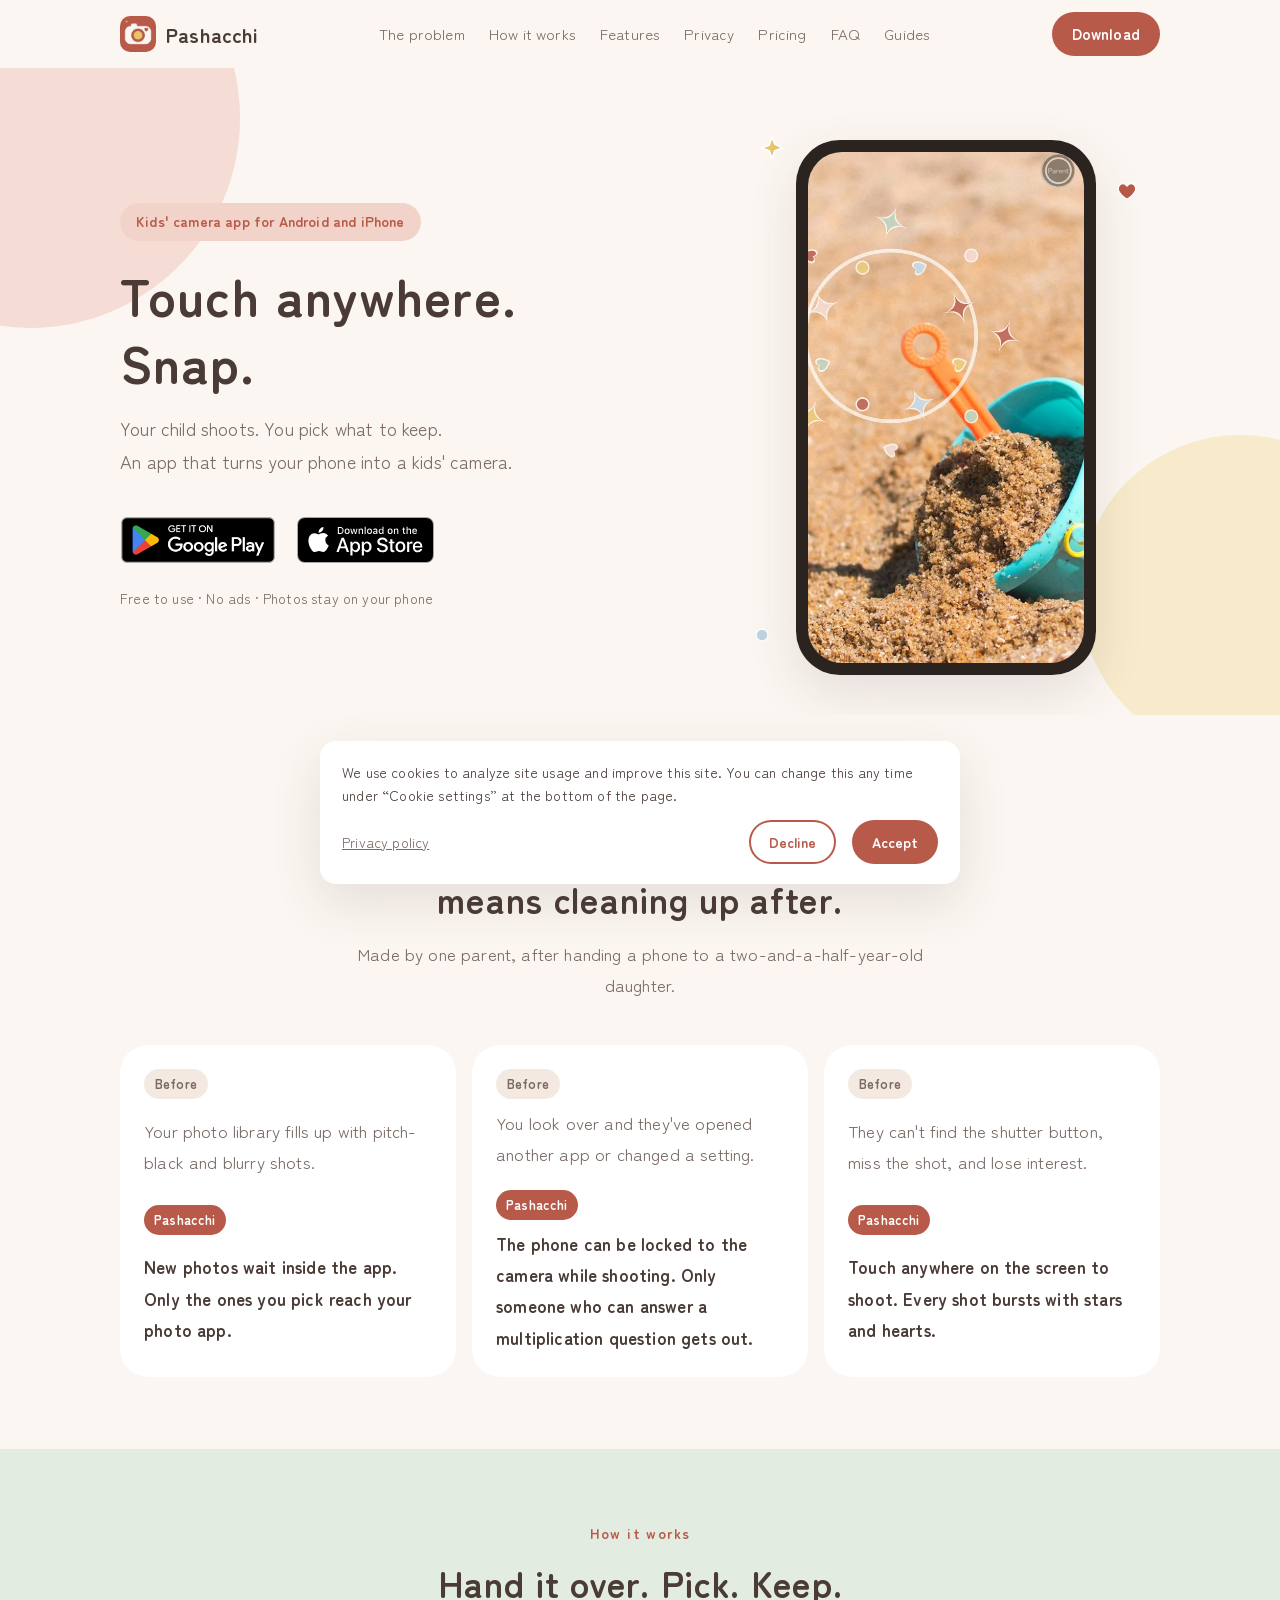
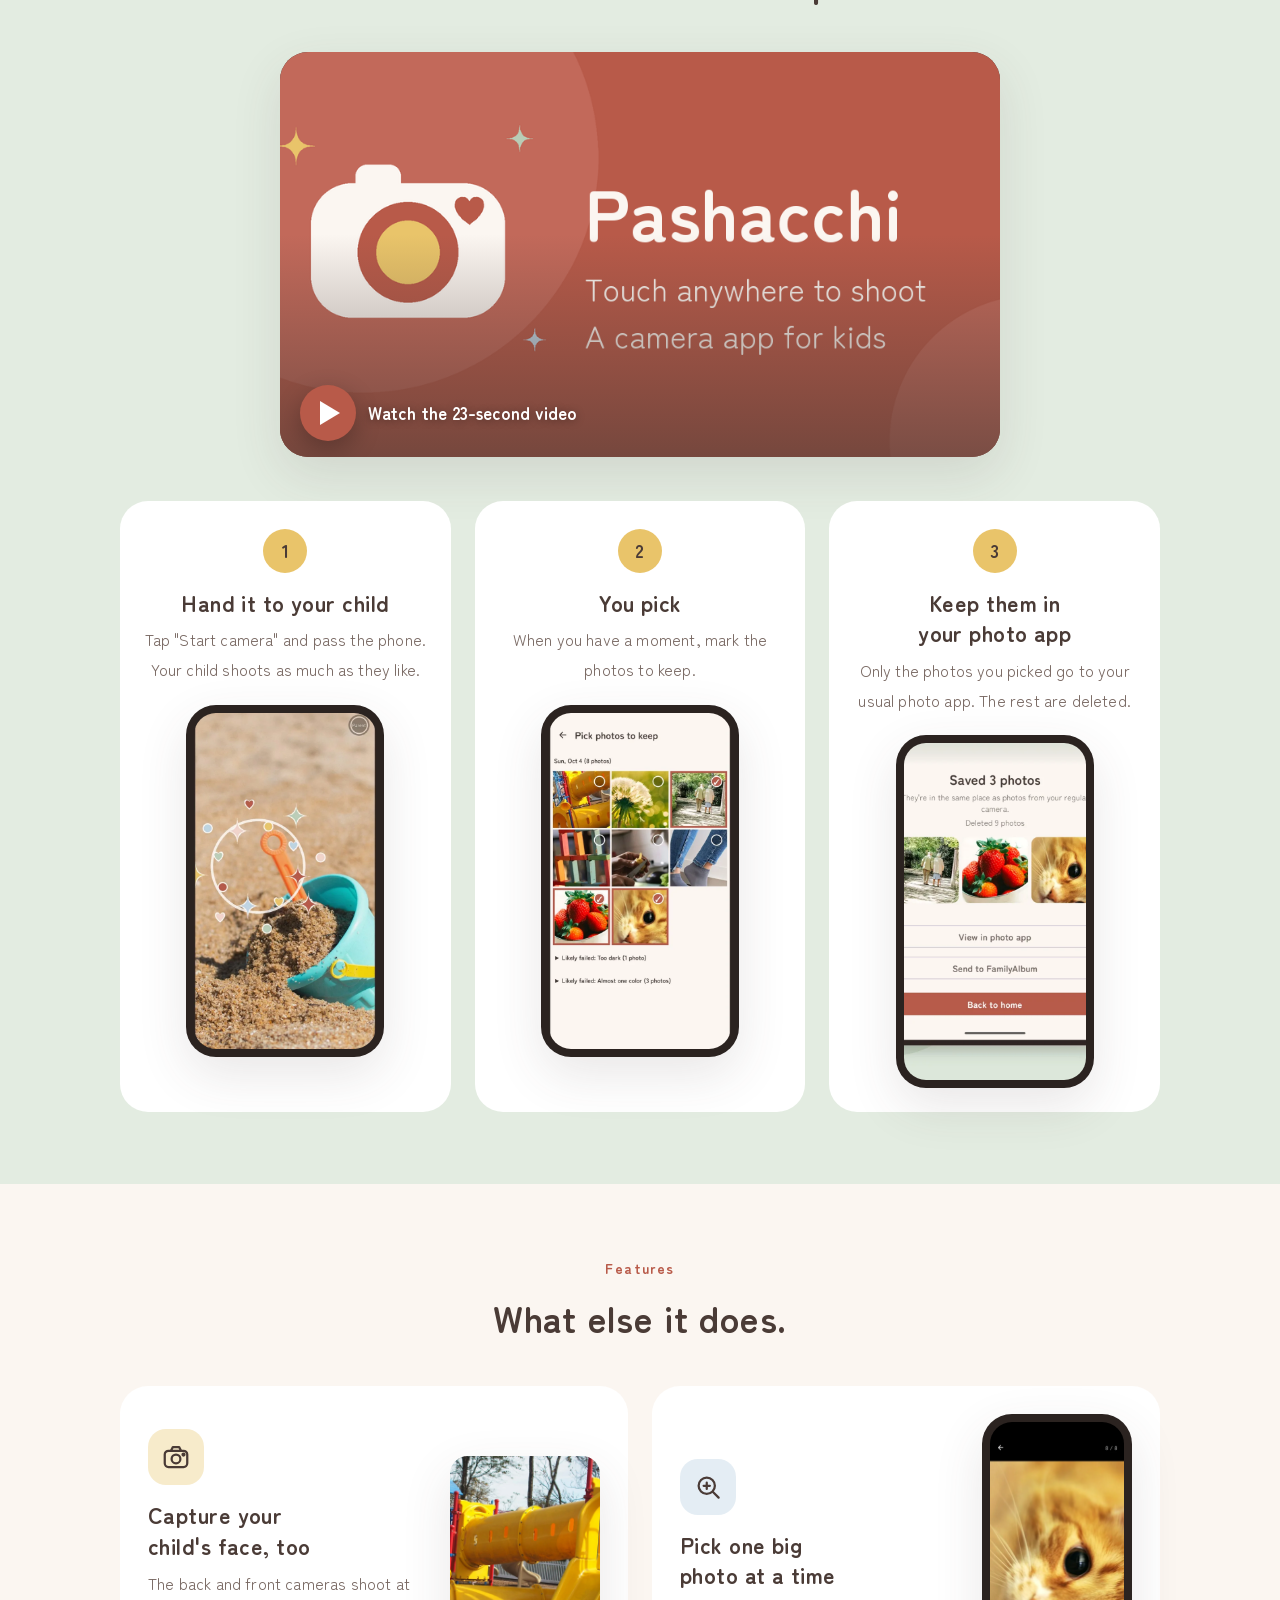
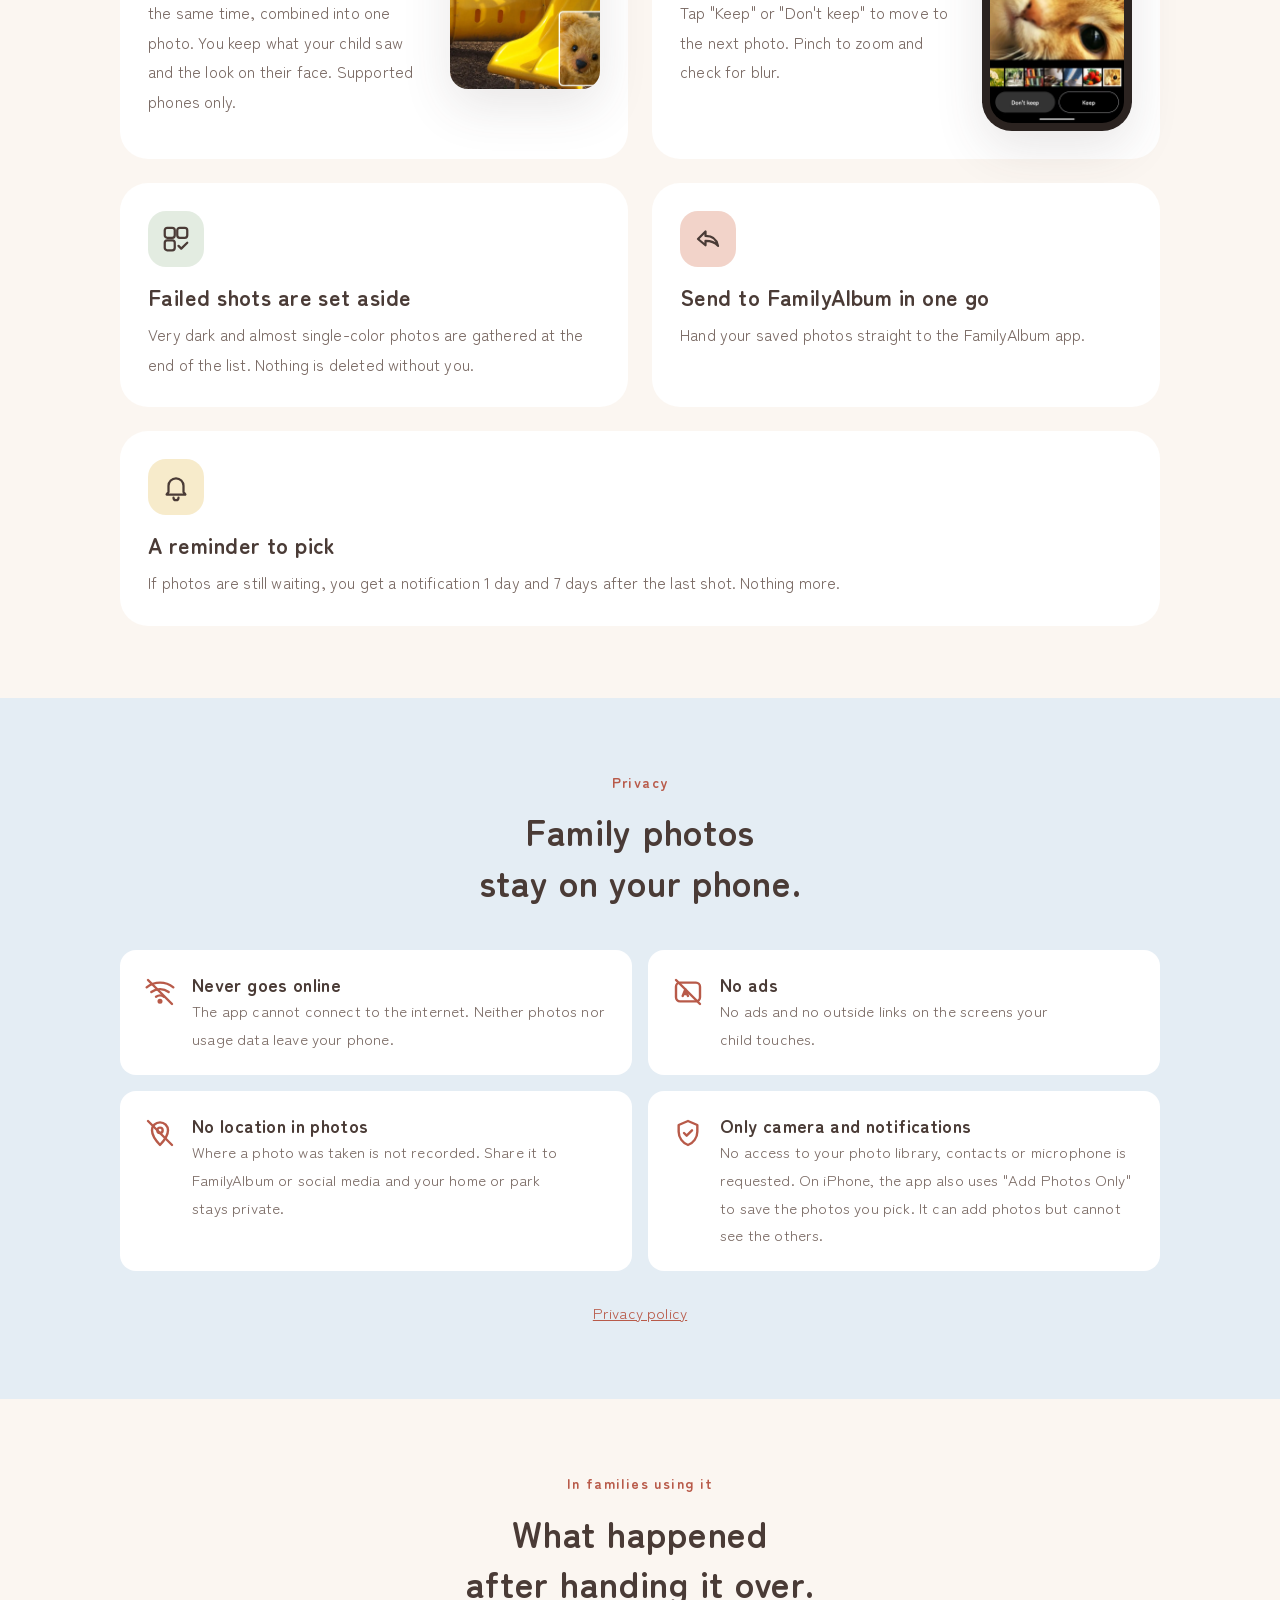
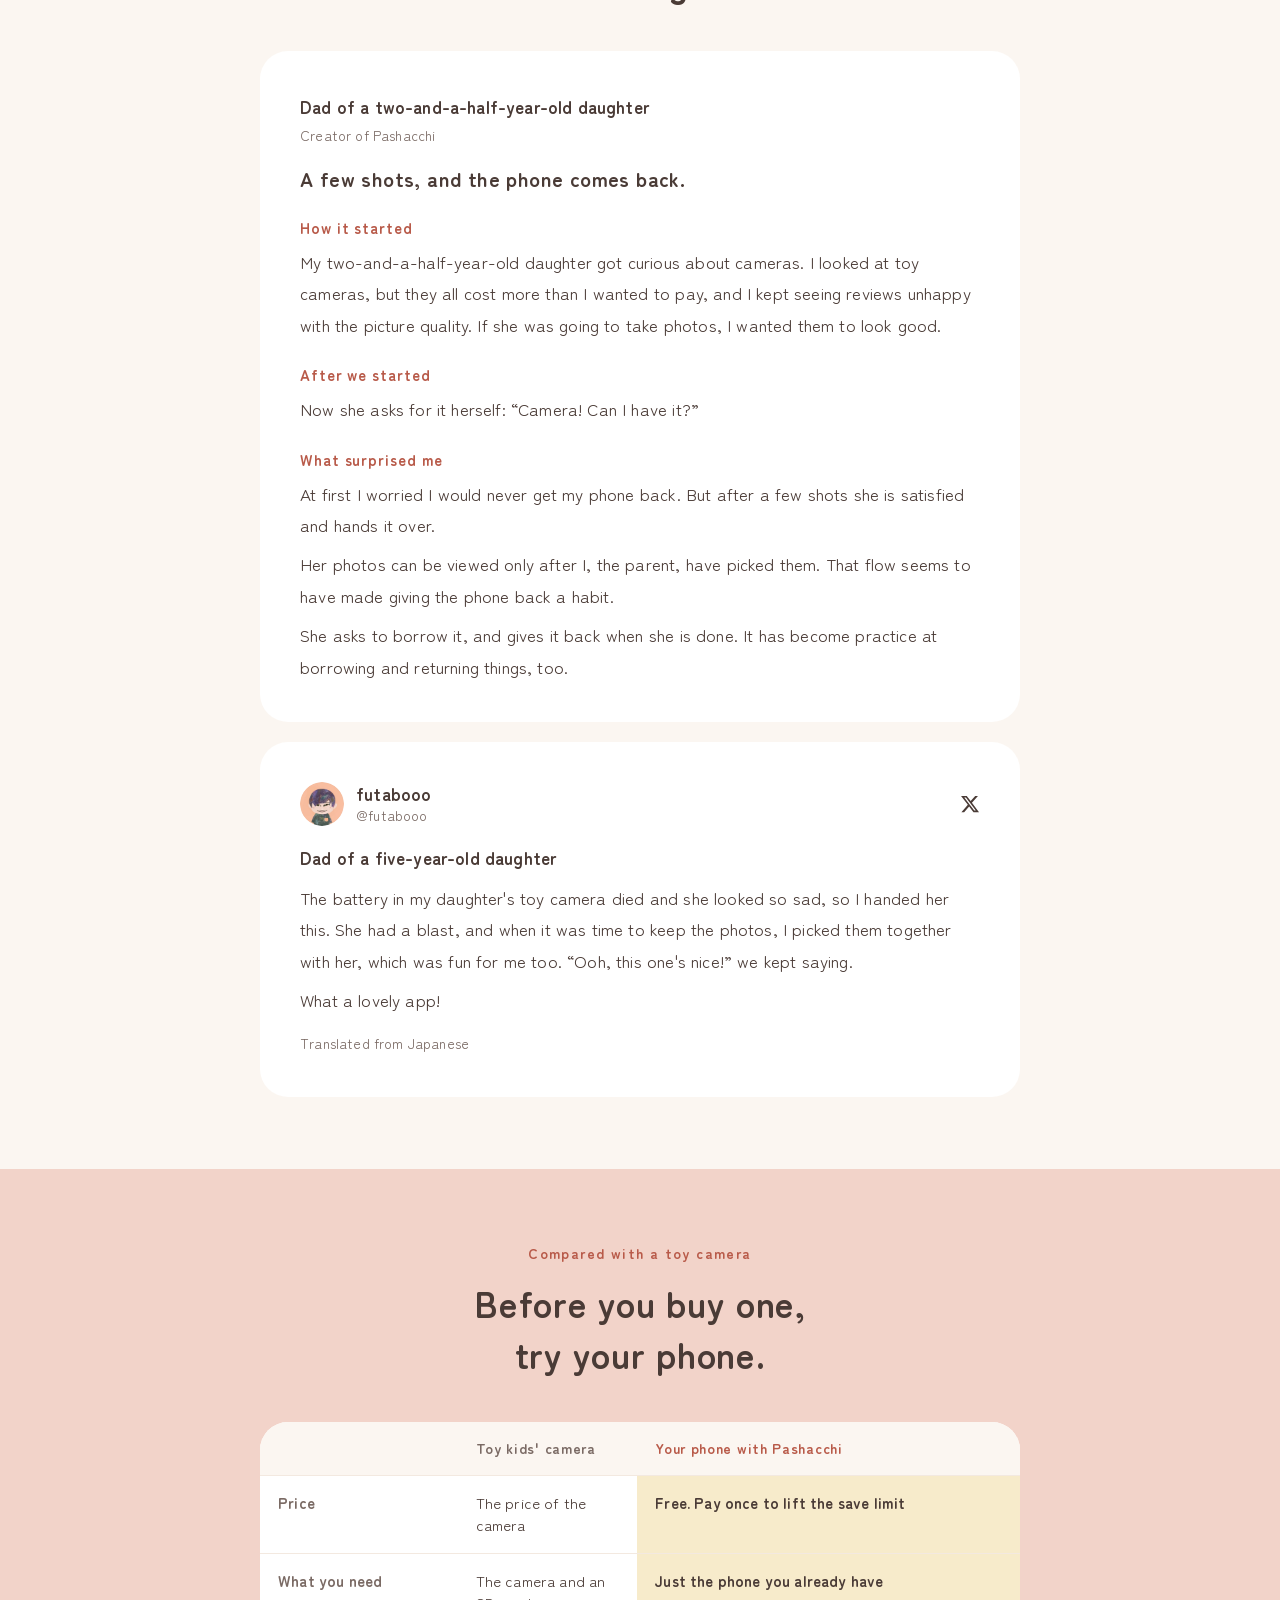
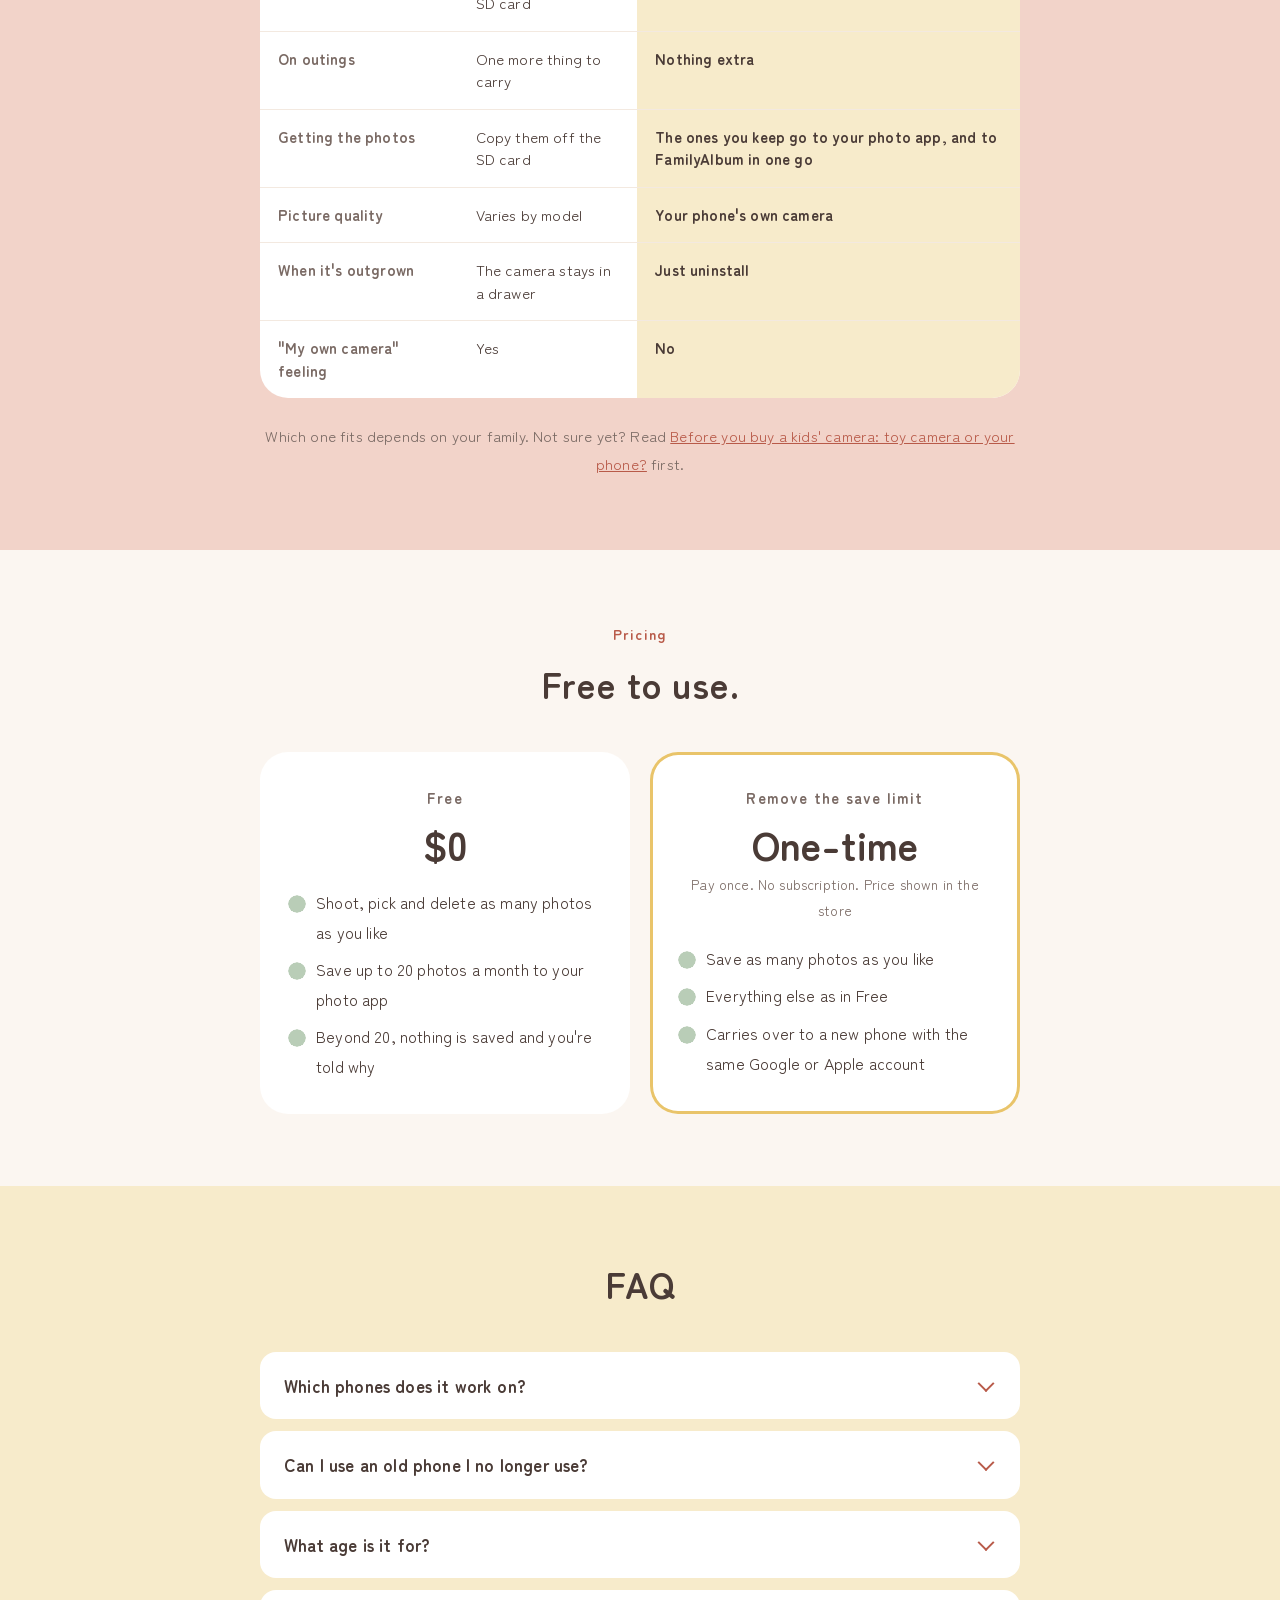
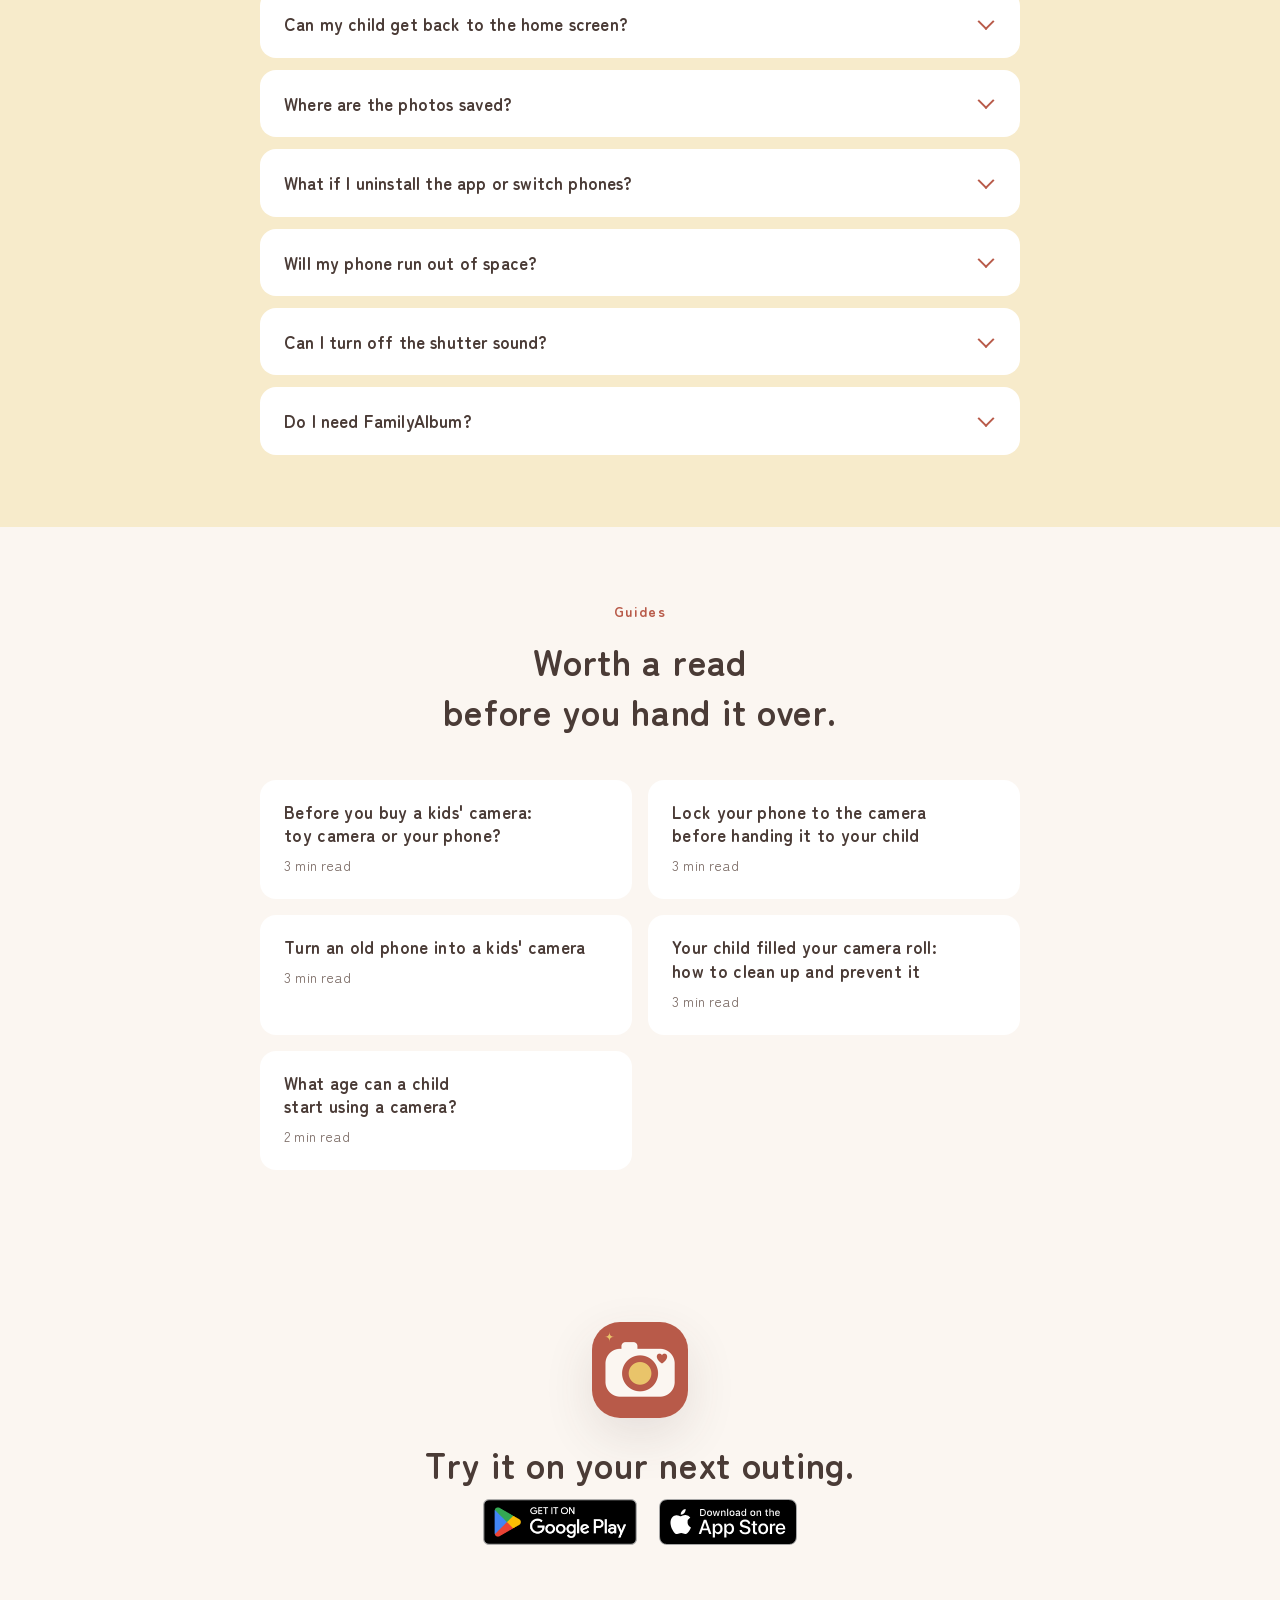
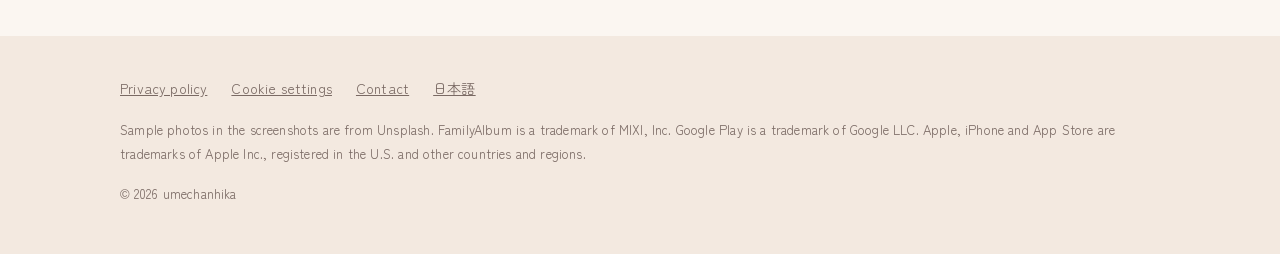
<file: index.html>
<!doctype html>
<html lang="en">
<head>
  <meta charset="utf-8">
  <meta name="viewport" content="width=device-width, initial-scale=1">
  <title>Pashacchi | Kids' camera app for Android and iPhone, touch anywhere to shoot</title>
  <meta name="description" content="Your child shoots, you pick what to keep. An Android and iPhone app that turns your phone into a kids' camera. No internet, no ads. Only the photos you pick reach your photo app.">
  <link rel="icon" href="assets/favicon.png" type="image/png">
  <link rel="apple-touch-icon" href="assets/icon-192.png">
  <link rel="alternate" hreflang="ja" href="https://pashacchi.com/ja/">
  <link rel="alternate" hreflang="en" href="https://pashacchi.com/">
  <link rel="alternate" hreflang="x-default" href="https://pashacchi.com/">
  <meta property="og:type" content="website">
  <meta property="og:title" content="Pashacchi | Kids' camera app, touch anywhere to shoot">
  <meta property="og:description" content="Your child shoots, you pick what to keep. Photos never leave the phone. No ads.">
  <meta property="og:image" content="https://pashacchi.com/assets/ogp-en.png">
  <meta property="og:url" content="https://pashacchi.com/">
  <link rel="canonical" href="https://pashacchi.com/">
  <meta property="og:locale" content="en_US">
  <meta name="twitter:card" content="summary_large_image">
  <link rel="preload" href="assets/fonts/zen-maru-gothic-400-base.woff2" as="font" type="font/woff2" crossorigin>
  <link rel="preload" href="assets/fonts/zen-maru-gothic-700-base.woff2" as="font" type="font/woff2" crossorigin>
  <link rel="stylesheet" href="fonts.css">
  <link rel="stylesheet" href="style.css">
  <script src="play-referrer.js" defer></script>
  <script src="video.js" defer></script>
  <script async src="analytics.js"></script>
  <script>
    // 初めての訪問で、ブラウザの第一言語が日本語なら日本語ページへ。言語切替リンクで選んだ言語は記憶し、以後は尊重する
    (function () {
      try {
        var q = new URLSearchParams(location.search);
        var picked = q.get("lang");
        if (picked === "en" || picked === "ja") {
          localStorage.setItem("lang", picked);
          q.delete("lang");
          history.replaceState(null, "", location.pathname + (q.toString() ? "?" + q : "") + location.hash);
        }
        var saved = localStorage.getItem("lang");
        var first = (navigator.languages && navigator.languages[0]) || navigator.language || "";
        if (saved === "ja" || (!saved && /^ja\b/i.test(first))) {
          location.replace("ja/" + (q.toString() ? "?" + q : "") + location.hash);
        }
      } catch (e) {}
    })();
  </script>
  <script type="application/ld+json">
[
  {
    "@context": "https://schema.org",
    "@type": "SoftwareApplication",
    "name": "Pashacchi",
    "operatingSystem": "Android 10 or later, iOS 17 or later (iPhone)",
    "applicationCategory": "PhotographyApplication",
    "description": "A kids' camera app for Android and iPhone. Your child shoots by touching anywhere on the screen, and you pick which photos to keep. No internet, no ads; photos never leave the phone.",
    "url": "https://pashacchi.com/",
    "image": "https://pashacchi.com/assets/ogp-en.png",
    "inLanguage": "en",
    "offers": {
      "@type": "Offer",
      "price": "0",
      "priceCurrency": "USD"
    },
    "installUrl": [
      "https://play.google.com/store/apps/details?id=com.umechanhika.kidscamera",
      "https://apps.apple.com/app/id6825766253"
    ],
    "author": {
      "@type": "Person",
      "name": "umechanhika"
    }
  },
  {
    "@context": "https://schema.org",
    "@type": "FAQPage",
    "mainEntity": [
      {
        "@type": "Question",
        "name": "Which phones does it work on?",
        "acceptedAnswer": {
          "@type": "Answer",
          "text": "Phones and tablets running Android 10 or later, and iPhones running iOS 17 or later. iPad is not supported yet. Shooting with both cameras at once works on supported phones only; the welcome screens tell you whether yours is one."
        }
      },
      {
        "@type": "Question",
        "name": "Can I use an old phone I no longer use?",
        "acceptedAnswer": {
          "@type": "Answer",
          "text": "Yes. Any phone running Android 10 or later, or any iPhone running iOS 17 or later, works with no SIM and no Wi-Fi. The app never goes online, so you only need a connection to install it and to buy the upgrade; after that it works anywhere. If you worry about drops or loss, an old phone is the one to hand over. The steps are in Turn an old phone into a kids' camera."
        }
      },
      {
        "@type": "Question",
        "name": "What age is it for?",
        "acceptedAnswer": {
          "@type": "Answer",
          "text": "There is no set age. Touching anywhere on the screen takes a photo, so it works even before your child can find a shutter button. How to hand it over is in the guide \"What age can a child start using a camera?\"."
        }
      },
      {
        "@type": "Question",
        "name": "Can my child get back to the home screen?",
        "acceptedAnswer": {
          "@type": "Answer",
          "text": "Not without holding the small button in the top-right corner for 3 seconds and answering the multiplication shown on screen. Three wrong answers in a row lock the input for a while. To keep your child inside the app, you need a phone setting too. On Android, pin the app and turn on \"Ask for PIN before unpinning\". On iPhone, start Guided Access before handing it over; without it, a swipe up from the bottom leaves the app. The full steps are in Lock your phone to the camera before handing it to your child."
        }
      },
      {
        "@type": "Question",
        "name": "Where are the photos saved?",
        "acceptedAnswer": {
          "@type": "Answer",
          "text": "Before picking, only inside the app. Photos you keep are saved to your usual photo app, so they show up in backups such as Google Photos and iCloud Photos. The rest are deleted."
        }
      },
      {
        "@type": "Question",
        "name": "What if I uninstall the app or switch phones?",
        "acceptedAnswer": {
          "@type": "Answer",
          "text": "Photos you haven't picked are lost with the app and don't move to a new phone. Pick and save them first. Saved photos carry over like any other photo. The purchase carries over with the same Google account or the same Apple account, but not between Android and iPhone."
        }
      },
      {
        "@type": "Question",
        "name": "Will my phone run out of space?",
        "acceptedAnswer": {
          "@type": "Answer",
          "text": "There is no limit on how many photos can be taken. When free space runs low, the app stops shooting and takes you to the picking screen."
        }
      },
      {
        "@type": "Question",
        "name": "Can I turn off the shutter sound?",
        "acceptedAnswer": {
          "@type": "Answer",
          "text": "On Android, yes, in the settings. On iPhone, no. The app has no setting for it, and in some countries, such as Japan, iPhone always plays the shutter sound."
        }
      },
      {
        "@type": "Question",
        "name": "Do I need FamilyAlbum?",
        "acceptedAnswer": {
          "@type": "Answer",
          "text": "No. Without it, the \"Send to FamilyAlbum\" button (\"Share\" on iPhone) simply doesn't appear."
        }
      }
    ]
  },
  {
    "@context": "https://schema.org",
    "@type": "VideoObject",
    "name": "Pashacchi in 23 seconds",
    "description": "Your child touches anywhere on the screen to shoot, and you pick which photos to keep. A 23-second look at Pashacchi, a kids' camera app. The screens shown are from the Android version.",
    "thumbnailUrl": "https://pashacchi.com/assets/ogp-en.png",
    "uploadDate": "2026-11-17T00:00:00+09:00",
    "duration": "PT23S",
    "embedUrl": "https://www.youtube-nocookie.com/embed/lQlp-GtzjRI",
    "inLanguage": "en"
  }
]
  </script>
</head>
<body>

  <svg width="0" height="0" style="position:absolute" aria-hidden="true">
    <defs>
      <symbol id="spark-star" viewBox="0 0 24 24">
        <path d="M12 2l2.4 6.6L21 12l-6.6 2.4L12 21l-2.4-6.6L3 12l6.6-2.4z" fill="currentColor" stroke="#fff" stroke-width="1.5" stroke-linejoin="round"/>
      </symbol>
      <symbol id="spark-heart" viewBox="0 0 24 24">
        <path d="M12 21s-7.5-4.6-9.3-9.6C1.4 7.7 4 4 7.5 4c2 0 3.5 1.1 4.5 2.6C13 5.1 14.5 4 16.5 4 20 4 22.6 7.7 21.3 11.4 19.5 16.4 12 21 12 21z" fill="currentColor" stroke="#fff" stroke-width="1.5" stroke-linejoin="round"/>
      </symbol>
      <symbol id="spark-dot" viewBox="0 0 24 24">
        <circle cx="12" cy="12" r="7" fill="currentColor" stroke="#fff" stroke-width="1.5"/>
      </symbol>
      <symbol id="ic-play" viewBox="0 0 24 24">
        <path d="M4 3.5v17c0 .6.7 1 1.2.7l14.3-8.5c.5-.3.5-1 0-1.3L5.2 2.8C4.7 2.5 4 2.9 4 3.5z" fill="currentColor"/>
      </symbol>
    </defs>
  </svg>

  <header class="header header--landing">
    <div class="wrap">
      <a class="brand" href="#top">
        <img src="assets/icon-192.png" alt="" width="36" height="36">
        Pashacchi
      </a>
      <nav class="nav" aria-label="On this page">
        <a href="#why">The problem</a>
        <a href="#how">How it works</a>
        <a href="#features">Features</a>
        <a href="#trust">Privacy</a>
        <a href="#price">Pricing</a>
        <a href="#faq">FAQ</a>
        <a href="#guides">Guides</a>
      </nav>
      <button class="menu-btn" type="button" data-menu-open aria-haspopup="dialog" aria-controls="menu" aria-label="Menu"><svg viewBox="0 0 24 24" fill="none" stroke="currentColor" stroke-width="2.4" stroke-linecap="round" aria-hidden="true"><path d="M4 7h16M4 12h16M4 17h16"/></svg></button>
      <a class="btn btn--small" data-os="android" hidden data-store="google_play" data-position="header" href="https://play.google.com/store/apps/details?id=com.umechanhika.kidscamera&amp;referrer=utm_source%3Dpashacchi-site%26utm_medium%3Dwebsite%26utm_campaign%3Dlanding%26utm_content%3Den-header">
        <svg aria-hidden="true"><use href="#ic-play"/></svg>
        Get it on Google&nbsp;Play
      </a>
      <a class="btn btn--small" data-os="ios" hidden data-store="app_store" data-position="header" href="https://apps.apple.com/app/id6825766253?pt=120353633&amp;ct=en-header&amp;mt=8">
        Download on the App&nbsp;Store
      </a>
      <a class="btn btn--small" data-os="other" href="#download">
        Download
      </a>
    </div>
  </header>

  <main id="top">
    <section class="hero">
      <span class="blob blob--coral" aria-hidden="true"></span>
      <span class="blob blob--mustard" aria-hidden="true"></span>
      <div class="wrap">
        <div class="hero__copy">
          <span class="hero__eyebrow">Kids' camera app for Android and iPhone</span>
          <h1>Touch anywhere.<br>Snap.</h1>
          <p class="hero__lead">
            Your child shoots. You pick what to keep.<br>
            An app that turns your phone into a kids' camera.
          </p>
          <div class="hero__actions">
            <div class="badges">
              <a class="badge" data-store="google_play" data-position="hero" href="https://play.google.com/store/apps/details?id=com.umechanhika.kidscamera&amp;referrer=utm_source%3Dpashacchi-site%26utm_medium%3Dwebsite%26utm_campaign%3Dlanding%26utm_content%3Den-hero">
                <img src="assets/google-play-badge-en.png" alt="Get it on Google Play" width="646" height="250">
              </a>
              <a class="badge badge--app-store" data-store="app_store" data-position="hero" href="https://apps.apple.com/app/id6825766253?pt=120353633&amp;ct=en-hero&amp;mt=8">
                <img src="assets/app-store-badge-en.svg" alt="Download on the App Store" width="120" height="40">
              </a>
            </div>
            <p class="hero__note">Free to use · <wbr>No ads · <wbr>Photos stay on your phone</p>
          </div>
        </div>
        <div class="hero__shot">
          <svg class="sparkle" style="top:-6px;left:-18px;color:#e9c46a" aria-hidden="true"><use href="#spark-star"/></svg>
          <svg class="sparkle" style="top:40px;right:-22px;color:#b85a49;width:22px;height:22px" aria-hidden="true"><use href="#spark-heart"/></svg>
          <svg class="sparkle" style="bottom:30px;left:-24px;color:#bfd4e3;width:20px;height:20px" aria-hidden="true"><use href="#spark-dot"/></svg>
          <div class="phone">
            <img src="assets/en/hero-poster.webp" data-loop="assets/en/hero-loop.mp4" alt="The shooting screen. A sandbox shovel is in frame, and a white ring with stars and hearts bursts from where the screen was touched" width="540" height="1000" fetchpriority="high">
          </div>
        </div>
      </div>
    </section>

    <section class="section" id="why">
      <div class="wrap">
        <div class="section__head">
          <span class="section__label">The problem</span>
          <h2>Handing over your phone<br>means cleaning up after.</h2>
          <p>Made by one parent, after handing a phone to a two-and-a-half-year-old daughter.</p>
        </div>
        <ul class="pairs">
          <li class="pair">
            <div class="pair__before">
              <span class="pair__tag">Before</span>
              <p>Your photo library fills up with pitch-black and blurry shots.</p>
            </div>
            <div class="pair__after">
              <span class="pair__tag">Pashacchi</span>
              <p>New photos wait inside the app. Only the ones you pick reach your photo app.</p>
            </div>
          </li>
          <li class="pair">
            <div class="pair__before">
              <span class="pair__tag">Before</span>
              <p>You look over and they've opened another app or changed a setting.</p>
            </div>
            <div class="pair__after">
              <span class="pair__tag">Pashacchi</span>
              <p>The phone can be locked to the camera while shooting. Only someone who can answer a multiplication question gets out.</p>
            </div>
          </li>
          <li class="pair">
            <div class="pair__before">
              <span class="pair__tag">Before</span>
              <p>They can't find the shutter button, miss the shot, and lose interest.</p>
            </div>
            <div class="pair__after">
              <span class="pair__tag">Pashacchi</span>
              <p>Touch anywhere on the screen to shoot. Every shot bursts with stars and hearts.</p>
            </div>
          </li>
        </ul>
      </div>
    </section>

    <section class="section section--sage" id="how">
      <div class="wrap">
        <div class="section__head">
          <span class="section__label">How it works</span>
          <h2>Hand it over. Pick. Keep.</h2>
        </div>
        <figure class="video" data-youtube="lQlp-GtzjRI" data-title="Pashacchi in 23 seconds">
          <img src="assets/ogp-en.png" alt="" width="1024" height="500" loading="lazy">
          <button type="button" aria-label="Play the 23-second video">
            <span class="video__cta"><span class="video__icon" aria-hidden="true"></span><span>Watch the 23-second video</span></span>
          </button>
        </figure>
        <ol class="steps">
          <li class="step">
            <span class="step__num">1</span>
            <h3>Hand it to your child</h3>
            <p>Tap "Start camera" and pass the phone. Your child shoots as much as they like.</p>
            <div class="phone"><img src="assets/en/screen-01.webp" alt="" width="540" height="1000" loading="lazy"></div>
          </li>
          <li class="step">
            <span class="step__num">2</span>
            <h3>You pick</h3>
            <p>When you have a moment, mark the photos to keep.</p>
            <div class="phone"><img src="assets/en/screen-03.webp" alt="" width="540" height="1000" loading="lazy"></div>
          </li>
          <li class="step">
            <span class="step__num">3</span>
            <h3>Keep them in your photo app</h3>
            <p>Only the photos you picked go to your usual photo app. The rest are deleted.</p>
            <div class="phone"><img src="assets/en/screen-06.webp" alt="" width="540" height="1000" loading="lazy"></div>
          </li>
        </ol>
      </div>
    </section>

    <section class="section" id="features">
      <div class="wrap">
        <div class="section__head">
          <span class="section__label">Features</span>
          <h2>What else it does.</h2>
        </div>
        <ul class="features">
          <li class="feature feature--mustard">
            <div>
              <span class="feature__icon" aria-hidden="true">
                <svg viewBox="0 0 24 24" fill="none" stroke="#4a3b36" stroke-width="1.8" stroke-linecap="round" stroke-linejoin="round"><rect x="3" y="7" width="18" height="13" rx="3"/><path d="M8 7l1.5-3h5L16 7"/><circle cx="12" cy="13.5" r="3.5"/><circle cx="18" cy="10" r=".8" fill="#4a3b36"/></svg>
              </span>
              <h3>Capture your child's face, too</h3>
              <p>The back and front cameras shoot at the same time, combined into one photo. You keep what your child saw and the look on their face. Supported phones only.</p>
            </div>
            <img src="assets/en/screen-02.webp" alt="A photo of a yellow slide, with a teddy bear's face from the front camera shown small in the bottom-right corner" width="704" height="1092" loading="lazy">
          </li>
          <li class="feature feature--sky">
            <div>
              <span class="feature__icon" aria-hidden="true">
                <svg viewBox="0 0 24 24" fill="none" stroke="#4a3b36" stroke-width="1.8" stroke-linecap="round" stroke-linejoin="round"><circle cx="11" cy="11" r="6.5"/><path d="M16 16l4.5 4.5M8.5 11h5M11 8.5v5"/></svg>
              </span>
              <h3>Pick one big photo at a time</h3>
              <p>Tap "Keep" or "Don't keep" to move to the next photo. Pinch to zoom and check for blur.</p>
            </div>
            <div class="phone"><img src="assets/en/screen-04.webp" alt="A cat photo shown full screen, with Keep and Don't keep buttons and a strip of photos below" width="540" height="1212" loading="lazy"></div>
          </li>
          <li class="feature feature--text feature--sage">
            <div>
              <span class="feature__icon" aria-hidden="true">
                <svg viewBox="0 0 24 24" fill="none" stroke="#4a3b36" stroke-width="1.8" stroke-linecap="round" stroke-linejoin="round"><rect x="3" y="3" width="8" height="8" rx="2"/><rect x="13" y="3" width="8" height="8" rx="2"/><rect x="3" y="13" width="8" height="8" rx="2"/><path d="M14 17.5l2.2 2.2L21 15"/></svg>
              </span>
              <h3>Failed shots are set aside</h3>
              <p>Very dark and almost single-color photos are gathered at the end of the list. Nothing is deleted without you.</p>
            </div>
          </li>
          <li class="feature feature--text feature--coral">
            <div>
              <span class="feature__icon" aria-hidden="true">
                <svg viewBox="0 0 24 24" fill="none" stroke="#4a3b36" stroke-width="1.8" stroke-linecap="round" stroke-linejoin="round"><path d="M4 12l6-6v3.5c6 0 9 2.5 10 8-2.5-3-5.5-4-10-4V17z"/></svg>
              </span>
              <h3>Send to FamilyAlbum in one go</h3>
              <p>Hand your saved photos straight to the FamilyAlbum app.</p>
            </div>
          </li>
          <li class="feature feature--text feature--mustard">
            <div>
              <span class="feature__icon" aria-hidden="true">
                <svg viewBox="0 0 24 24" fill="none" stroke="#4a3b36" stroke-width="1.8" stroke-linecap="round" stroke-linejoin="round"><path d="M6 16V11a6 6 0 0112 0v5l1.5 2h-15z"/><path d="M10 20.5a2 2 0 004 0"/></svg>
              </span>
              <h3>A reminder to pick</h3>
              <p>If photos are still waiting, you get a notification 1 day and 7 days after the last shot. Nothing more.</p>
            </div>
          </li>
        </ul>
      </div>
    </section>

    <section class="section section--sky" id="trust">
      <div class="wrap">
        <div class="section__head">
          <span class="section__label">Privacy</span>
          <h2>Family photos<br>stay on your phone.</h2>
        </div>
        <ul class="trust">
          <li class="trust__item">
            <svg viewBox="0 0 24 24" fill="none" stroke="#b85a49" stroke-width="1.8" stroke-linecap="round" stroke-linejoin="round" aria-hidden="true"><path d="M2 8.5a16 16 0 0120 0M5.5 12a11 11 0 0113 0M9 15.5a5.5 5.5 0 016 0"/><circle cx="12" cy="19" r="1" fill="#b85a49"/><path d="M3 3l18 18"/></svg>
            <div>
              <h3>Never goes online</h3>
              <p>The app cannot connect to the internet. Neither photos nor usage data leave your phone.</p>
            </div>
          </li>
          <li class="trust__item">
            <svg viewBox="0 0 24 24" fill="none" stroke="#b85a49" stroke-width="1.8" stroke-linecap="round" stroke-linejoin="round" aria-hidden="true"><rect x="3" y="5" width="18" height="14" rx="3"/><path d="M3 3l18 18"/><path d="M8 15l2-5 2 5M8.7 13.5h2.6"/></svg>
            <div>
              <h3>No ads</h3>
              <p>No ads and no outside links on the screens your child touches.</p>
            </div>
          </li>
          <li class="trust__item">
            <svg viewBox="0 0 24 24" fill="none" stroke="#b85a49" stroke-width="1.8" stroke-linecap="round" stroke-linejoin="round" aria-hidden="true"><path d="M12 21s-6-6.2-6-11a6 6 0 0112 0c0 4.8-6 11-6 11z"/><circle cx="12" cy="10" r="2"/><path d="M3 3l18 18"/></svg>
            <div>
              <h3>No location in photos</h3>
              <p>Where a photo was taken is not recorded. Share it to FamilyAlbum or social media and your home or park stays private.</p>
            </div>
          </li>
          <li class="trust__item">
            <svg viewBox="0 0 24 24" fill="none" stroke="#b85a49" stroke-width="1.8" stroke-linecap="round" stroke-linejoin="round" aria-hidden="true"><path d="M12 3l7 3v5c0 4.5-3 8.5-7 10-4-1.5-7-5.5-7-10V6z"/><path d="M9 12l2 2 4-4"/></svg>
            <div>
              <h3>Only camera and notifications</h3>
              <p>No access to your photo library, contacts or microphone is requested. On iPhone, the app also uses "Add Photos Only" to save the photos you pick. It can add photos but cannot see the others.</p>
            </div>
          </li>
        </ul>
        <p class="trust__link"><a href="privacy/">Privacy policy</a></p>
      </div>
    </section>

    <section class="section" id="story">
      <div class="wrap">
        <div class="section__head">
          <span class="section__label">In families using it</span>
          <h2>What happened<br>after handing it over.</h2>
        </div>
        <article class="story">
          <p class="story__who">Dad of a two-and-a-half-year-old daughter<span class="story__note">Creator of Pashacchi</span></p>
          <h3 class="story__title">A few shots, and the phone comes back.</h3>
          <div class="story__body">
            <h4>How it started</h4>
            <p>My two-and-a-half-year-old daughter got curious about cameras. I looked at toy cameras, but they all cost more than I wanted to pay, and I kept seeing reviews unhappy with the picture quality. If she was going to take photos, I wanted them to look good.</p>
            <h4>After we started</h4>
            <p>Now she asks for it herself: &ldquo;Camera! Can I have it?&rdquo;</p>
            <h4>What surprised me</h4>
            <p>At first I worried I would never get my phone back. But after a few shots she is satisfied and hands it over.</p>
            <p>Her photos can be viewed only after I, the parent, have picked them. That flow seems to have made giving the phone back a habit.</p>
            <p>She asks to borrow it, and gives it back when she is done. It has become practice at borrowing and returning things, too.</p>
          </div>
        </article>
        <figure class="voice">
          <figcaption class="voice__head">
            <a class="voice__link" href="https://x.com/futabooo/status/2121200458287231112" rel="noopener" aria-label="Open the post by futabooo on X">
              <img class="voice__avatar" src="assets/voices/futabooo.png" alt="" width="44" height="44" loading="lazy">
              <span class="voice__id"><span class="voice__name">futabooo</span><span class="voice__handle">@futabooo</span></span>
              <svg class="voice__x" viewBox="0 0 24 24" width="20" height="20" aria-hidden="true"><path fill="currentColor" d="M18.244 2.25h3.308l-7.227 8.26 8.502 11.24H16.17l-5.214-6.817L4.99 21.75H1.68l7.73-8.835L1.254 2.25H8.08l4.713 6.231zm-1.161 17.52h1.833L7.084 4.126H5.117z"/></svg>
            </a>
            <p class="voice__who">Dad of a five-year-old daughter</p>
          </figcaption>
          <blockquote class="voice__quote">
            <p>The battery in my daughter's toy camera died and she looked so sad, so I handed her this. She had a blast, and when it was time to keep the photos, I picked them together with her, which was fun for me too. &ldquo;Ooh, this one's nice!&rdquo; we kept saying.</p>
            <p>What a lovely app!</p>
          </blockquote>
          <p class="voice__note">Translated from Japanese</p>
        </figure>
      </div>
    </section>

    <section class="section section--coral" id="compare">
      <div class="wrap">
        <div class="section__head">
          <span class="section__label">Compared with a toy camera</span>
          <h2>Before you buy one,<br>try your phone.</h2>
        </div>
        <table class="compare">
          <thead>
            <tr>
              <th scope="col"><span class="sr-only">What we compare</span></th>
              <th scope="col">Toy kids' camera</th>
              <th scope="col" class="compare__us">Your phone with Pashacchi</th>
            </tr>
          </thead>
          <tbody>
            <tr>
              <th scope="row">Price</th>
              <td data-label="Toy camera">The price of the camera</td>
              <td data-label="With Pashacchi" class="compare__us">Free. Pay once to lift the save limit</td>
            </tr>
            <tr>
              <th scope="row">What you need</th>
              <td data-label="Toy camera">The camera and an SD card</td>
              <td data-label="With Pashacchi" class="compare__us">Just the phone you already have</td>
            </tr>
            <tr>
              <th scope="row">On outings</th>
              <td data-label="Toy camera">One more thing to carry</td>
              <td data-label="With Pashacchi" class="compare__us">Nothing extra</td>
            </tr>
            <tr>
              <th scope="row">Getting the photos</th>
              <td data-label="Toy camera">Copy them off the SD card</td>
              <td data-label="With Pashacchi" class="compare__us">The ones you keep go to your photo app, and to FamilyAlbum in one go</td>
            </tr>
            <tr>
              <th scope="row">Picture quality</th>
              <td data-label="Toy camera">Varies by model</td>
              <td data-label="With Pashacchi" class="compare__us">Your phone's own camera</td>
            </tr>
            <tr>
              <th scope="row">When it's outgrown</th>
              <td data-label="Toy camera">The camera stays in a drawer</td>
              <td data-label="With Pashacchi" class="compare__us">Just uninstall</td>
            </tr>
            <tr>
              <th scope="row">"My own camera" feeling</th>
              <td data-label="Toy camera">Yes</td>
              <td data-label="With Pashacchi" class="compare__us">No</td>
            </tr>
          </tbody>
        </table>
        <p class="compare__note">Which one fits depends on your family. Not sure yet? Read <a href="guide/toy-camera-or-phone/">Before you buy a kids' camera: toy camera or your phone?</a> first.</p>
      </div>
    </section>

    <section class="section" id="price">
      <div class="wrap">
        <div class="section__head">
          <span class="section__label">Pricing</span>
          <h2>Free to use.</h2>
        </div>
        <div class="plans">
          <div class="plan">
            <p class="plan__name">Free</p>
            <p class="plan__price">$0</p>
            <ul>
              <li>Shoot, pick and delete as many photos as you like</li>
              <li>Save up to 20 photos a month to your photo app</li>
              <li>Beyond 20, nothing is saved and you're told why</li>
            </ul>
          </div>
          <div class="plan plan--paid">
            <p class="plan__name">Remove the save limit</p>
            <p class="plan__price">One-time</p>
            <p class="plan__sub">Pay once. No subscription. Price shown in the store</p>
            <ul>
              <li>Save as many photos as you like</li>
              <li>Everything else as in Free</li>
              <li>Carries over to a new phone with the same Google or Apple account</li>
            </ul>
          </div>
        </div>
      </div>
    </section>

    <section class="section section--mustard" id="faq">
      <div class="wrap">
        <div class="section__head">
          <h2>FAQ</h2>
        </div>
        <div class="faq">
          <details>
            <summary>Which phones does it work on?</summary>
            <p>Phones and tablets running Android 10 or later, and iPhones running iOS 17 or later. iPad is not supported yet. Shooting with both cameras at once works on supported phones only; the welcome screens tell you whether yours is one.</p>
          </details>
          <details>
            <summary>Can I use an old phone I no longer use?</summary>
            <p>Yes. Any phone running Android 10 or later, or any iPhone running iOS 17 or later, works with no SIM and no Wi-Fi. The app never goes online, so you only need a connection to install it and to buy the upgrade; after that it works anywhere. If you worry about drops or loss, an old phone is the one to hand over. The steps are in <a href="guide/old-phone/">Turn an old phone into a kids' camera</a>.</p>
          </details>
          <details>
            <summary>What age is it for?</summary>
            <p>There is no set age. Touching anywhere on the screen takes a photo, so it works even before your child can find a shutter button. How to hand it over is in <a href="guide/what-age-camera/">What age can a child start using a camera?</a></p>
          </details>
          <details>
            <summary>Can my child get back to the home screen?</summary>
            <p>Not without holding the small button in the top-right corner for 3 seconds and answering the multiplication shown on screen. Three wrong answers in a row lock the input for a while. To keep your child inside the app, you need a phone setting too. On Android, pin the app and turn on "Ask for PIN before unpinning". On iPhone, start Guided Access before handing it over; without it, a swipe up from the bottom leaves the app. The full steps are in <a href="guide/lock-to-camera/">Lock your phone to the camera before handing it to your child</a>.</p>
          </details>
          <details>
            <summary>Where are the photos saved?</summary>
            <p>Before picking, only inside the app. Photos you keep are saved to your usual photo app, so they show up in backups such as Google Photos and iCloud Photos. The rest are deleted.</p>
          </details>
          <details>
            <summary>What if I uninstall the app or switch phones?</summary>
            <p>Photos you haven't picked are lost with the app and don't move to a new phone. Pick and save them first. Saved photos carry over like any other photo. The purchase carries over with the same Google account or the same Apple account, but not between Android and iPhone.</p>
          </details>
          <details>
            <summary>Will my phone run out of space?</summary>
            <p>There is no limit on how many photos can be taken. When free space runs low, the app stops shooting and takes you to the picking screen.</p>
          </details>
          <details>
            <summary>Can I turn off the shutter sound?</summary>
            <p>On Android, yes, in the settings. On iPhone, no. The app has no setting for it, and in some countries, such as Japan, iPhone always plays the shutter sound.</p>
          </details>
          <details>
            <summary>Do I need FamilyAlbum?</summary>
            <p>No. Without it, the "Send to FamilyAlbum" button ("Share" on iPhone) simply doesn't appear.</p>
          </details>
        </div>
      </div>
    </section>

    <section class="section" id="guides">
      <div class="wrap">
        <div class="section__head">
          <span class="section__label">Guides</span>
          <h2>Worth a read<br>before you hand it over.</h2>
        </div>
        <ul class="guide-cards">
          <li>
            <a class="guide-card" href="guide/toy-camera-or-phone/">
              <h3>Before you buy a kids' camera: toy camera or your phone?</h3>
              <span class="guide-card__time">3 min read</span>
            </a>
          </li>
          <li>
            <a class="guide-card" href="guide/lock-to-camera/">
              <h3>Lock your phone to the camera before handing it to your child</h3>
              <span class="guide-card__time">3 min read</span>
            </a>
          </li>
          <li>
            <a class="guide-card" href="guide/old-phone/">
              <h3>Turn an old phone into a kids' camera</h3>
              <span class="guide-card__time">3 min read</span>
            </a>
          </li>
          <li>
            <a class="guide-card" href="guide/camera-roll-cleanup/">
              <h3>Your child filled your camera roll: how to clean up and prevent it</h3>
              <span class="guide-card__time">3 min read</span>
            </a>
          </li>
          <li>
            <a class="guide-card" href="guide/what-age-camera/">
              <h3>What age can a child start using a camera?</h3>
              <span class="guide-card__time">2 min read</span>
            </a>
          </li>
        </ul>
      </div>
    </section>

    <section class="cta" id="download">
      <div class="wrap">
        <img class="cta__icon" src="assets/icon-192.png" alt="" width="96" height="96">
        <h2>Try it on your next outing.</h2>
        <div class="badges">
          <a class="badge" data-store="google_play" data-position="footer-cta" href="https://play.google.com/store/apps/details?id=com.umechanhika.kidscamera&amp;referrer=utm_source%3Dpashacchi-site%26utm_medium%3Dwebsite%26utm_campaign%3Dlanding%26utm_content%3Den-footer-cta">
            <img src="assets/google-play-badge-en.png" alt="Get it on Google Play" width="646" height="250">
          </a>
          <a class="badge badge--app-store" data-store="app_store" data-position="footer-cta" href="https://apps.apple.com/app/id6825766253?pt=120353633&amp;ct=en-footer-cta&amp;mt=8">
            <img src="assets/app-store-badge-en.svg" alt="Download on the App Store" width="120" height="40">
          </a>
        </div>
      </div>
    </section>
  </main>

  <footer class="footer">
    <div class="wrap">
      <ul class="footer__links">
        <li><a href="privacy/">Privacy policy</a></li>
        <li><a href="privacy/#cookies" data-cookie-settings>Cookie settings</a></li>
        <li><a href="mailto:contact@pashacchi.com">Contact</a></li>
        <li><a href="ja/?lang=ja" hreflang="ja" lang="ja">日本語</a></li>
      </ul>
      <small>Sample photos in the screenshots are from Unsplash. FamilyAlbum is a trademark of MIXI, Inc. Google Play is a trademark of Google LLC. Apple, iPhone and App Store are trademarks of Apple Inc., registered in the U.S. and other countries and regions.</small>
      <small>&copy; 2026 umechanhika</small>
    </div>
  </footer>

  <div class="float-cta">
    <div class="float-cta__inner">
      <div class="float-cta__row">
        <a class="btn" data-os="android" hidden data-store="google_play" data-position="floating" href="https://play.google.com/store/apps/details?id=com.umechanhika.kidscamera&amp;referrer=utm_source%3Dpashacchi-site%26utm_medium%3Dwebsite%26utm_campaign%3Dlanding%26utm_content%3Den-floating">
          <svg aria-hidden="true"><use href="#ic-play"/></svg>
          <span><span class="btn__long">Get it on </span>Google&nbsp;Play</span>
        </a>
        <a class="btn" data-os="ios" hidden data-store="app_store" data-position="floating" href="https://apps.apple.com/app/id6825766253?pt=120353633&amp;ct=en-floating&amp;mt=8">
          <span><span class="btn__long">Download on the </span>App&nbsp;Store</span>
        </a>
        <a class="btn" data-os="other" href="#download">
          Download
        </a>
        <button class="menu-btn" type="button" data-menu-open aria-haspopup="dialog" aria-controls="menu" aria-label="Menu"><svg viewBox="0 0 24 24" fill="none" stroke="currentColor" stroke-width="2.4" stroke-linecap="round" aria-hidden="true"><path d="M4 7h16M4 12h16M4 17h16"/></svg></button>
      </div>
      <p class="float-cta__note">Free to use · <wbr>No ads · <wbr>Photos stay on your phone</p>
    </div>
  </div>
  <dialog class="menu" id="menu" aria-label="Menu">
    <div class="menu__inner">
      <div class="menu__head">
        <p class="menu__title">Menu</p>
        <button class="menu-btn" type="button" data-menu-close aria-label="Close"><svg viewBox="0 0 24 24" fill="none" stroke="currentColor" stroke-width="2.4" stroke-linecap="round" aria-hidden="true"><path d="M6 6l12 12M18 6L6 18"/></svg></button>
      </div>
      <ul>
        <li><a href="#why">The problem</a></li>
        <li><a href="#how">How it works</a></li>
        <li><a href="#features">Features</a></li>
        <li><a href="#trust">Privacy</a></li>
        <li><a href="#price">Pricing</a></li>
        <li><a href="#faq">FAQ</a></li>
        <li><a href="#guides">Guides</a></li>
      </ul>
    </div>
  </dialog>
  <script src="store-switch.js"></script>
  <script src="hero-loop.js"></script>
  <script src="menu.js"></script>

</body>
</html>
</file>
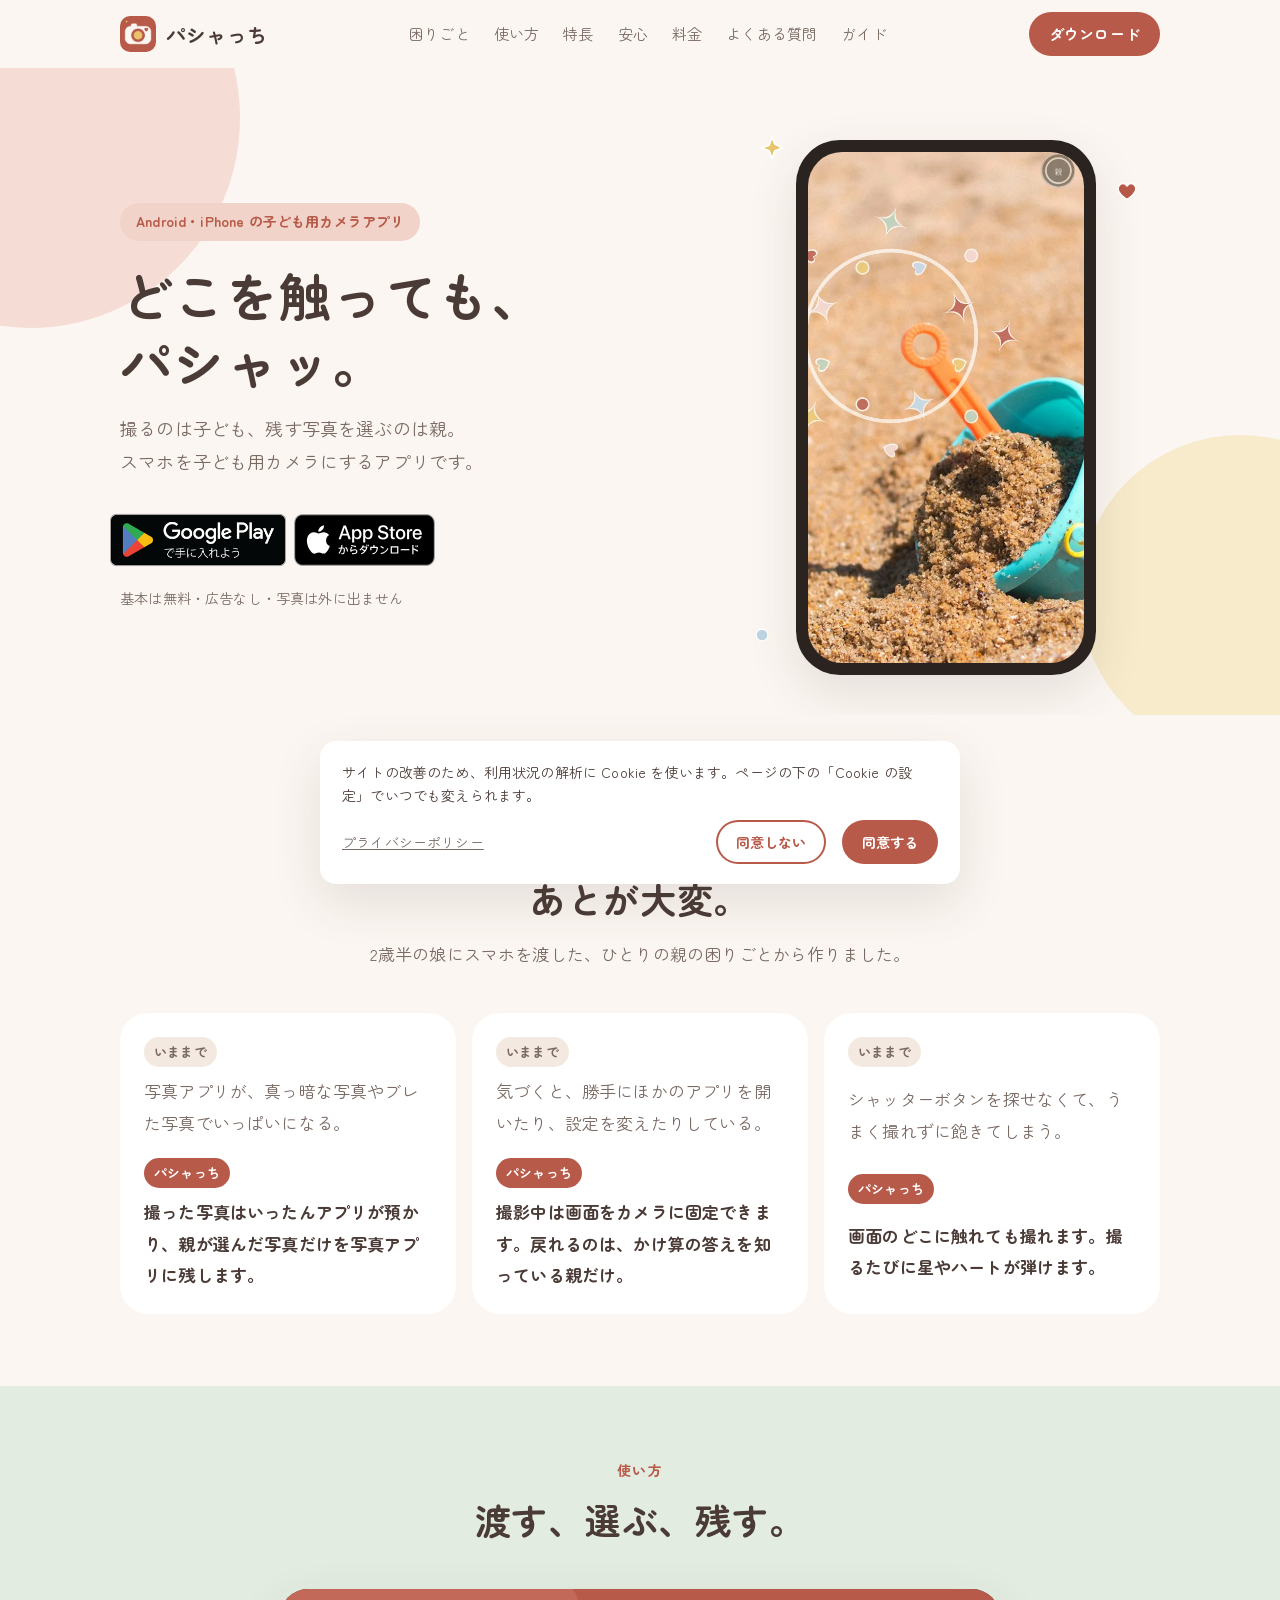
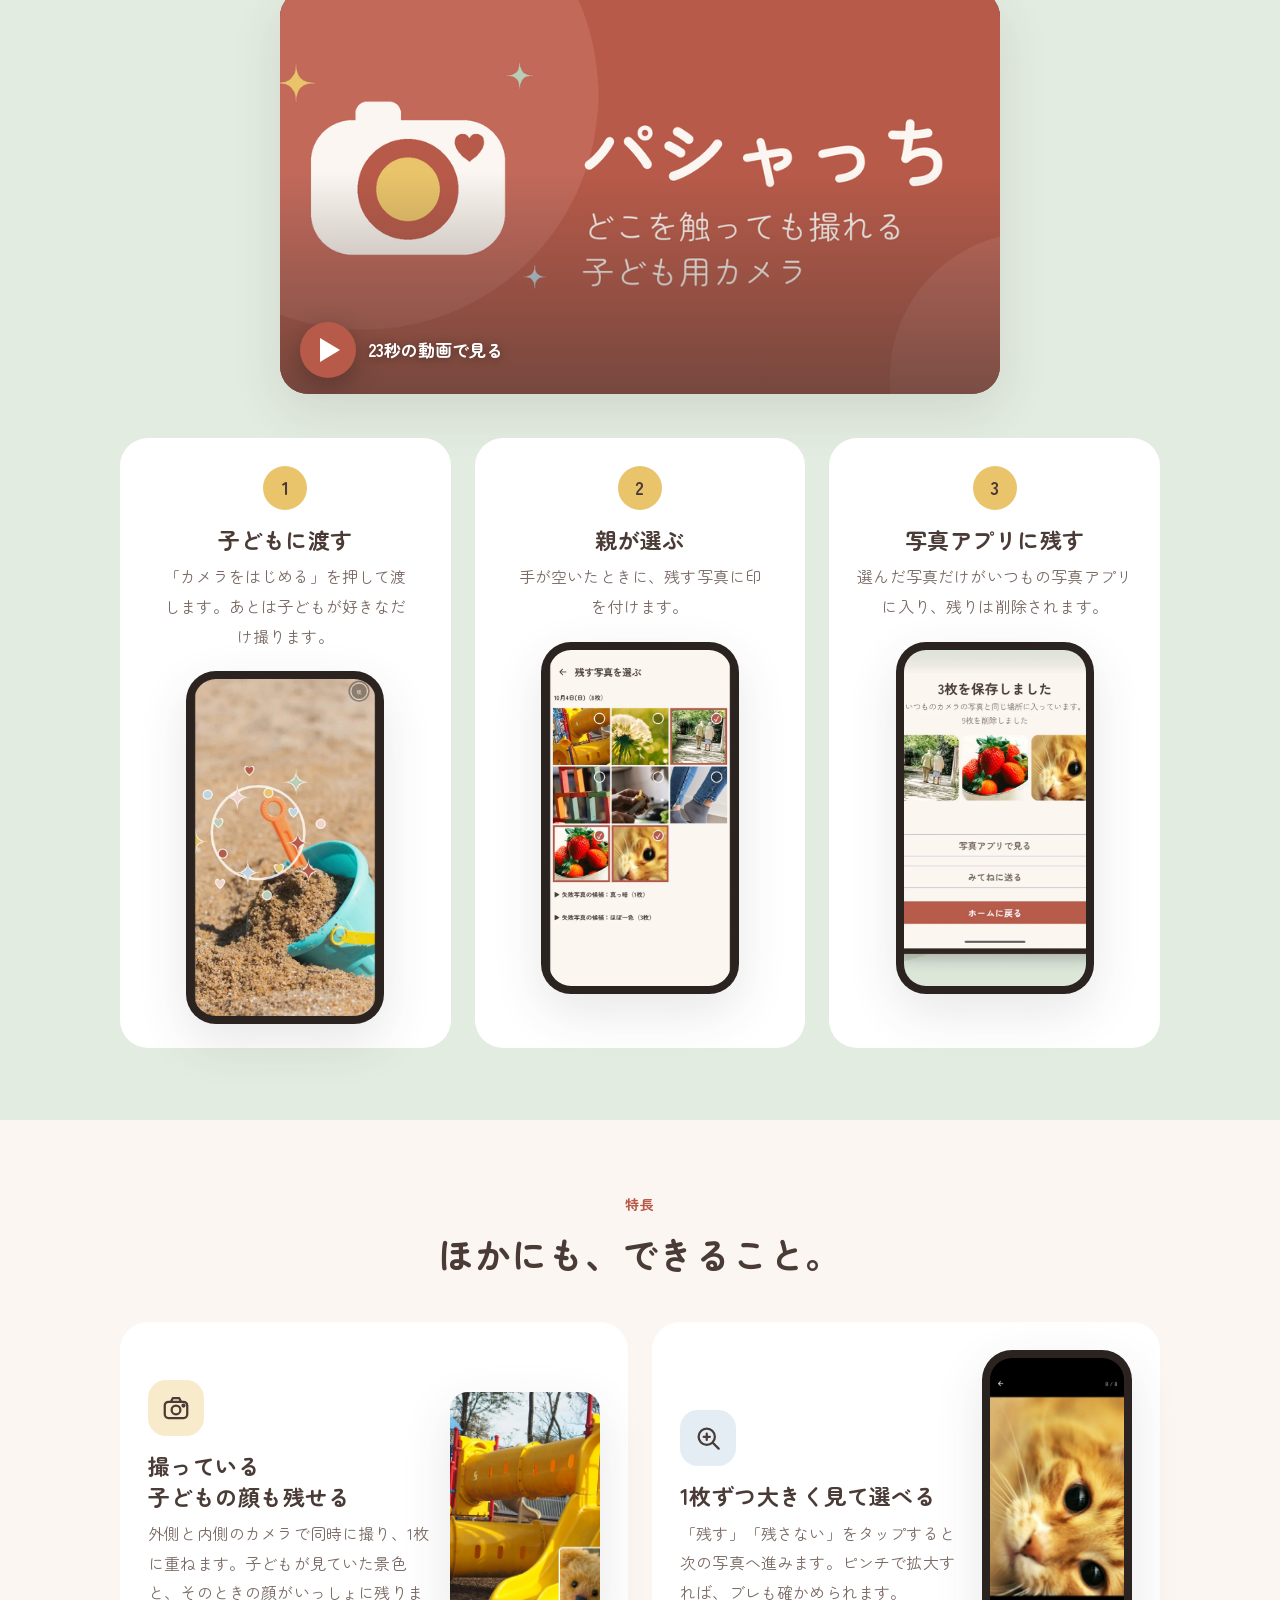
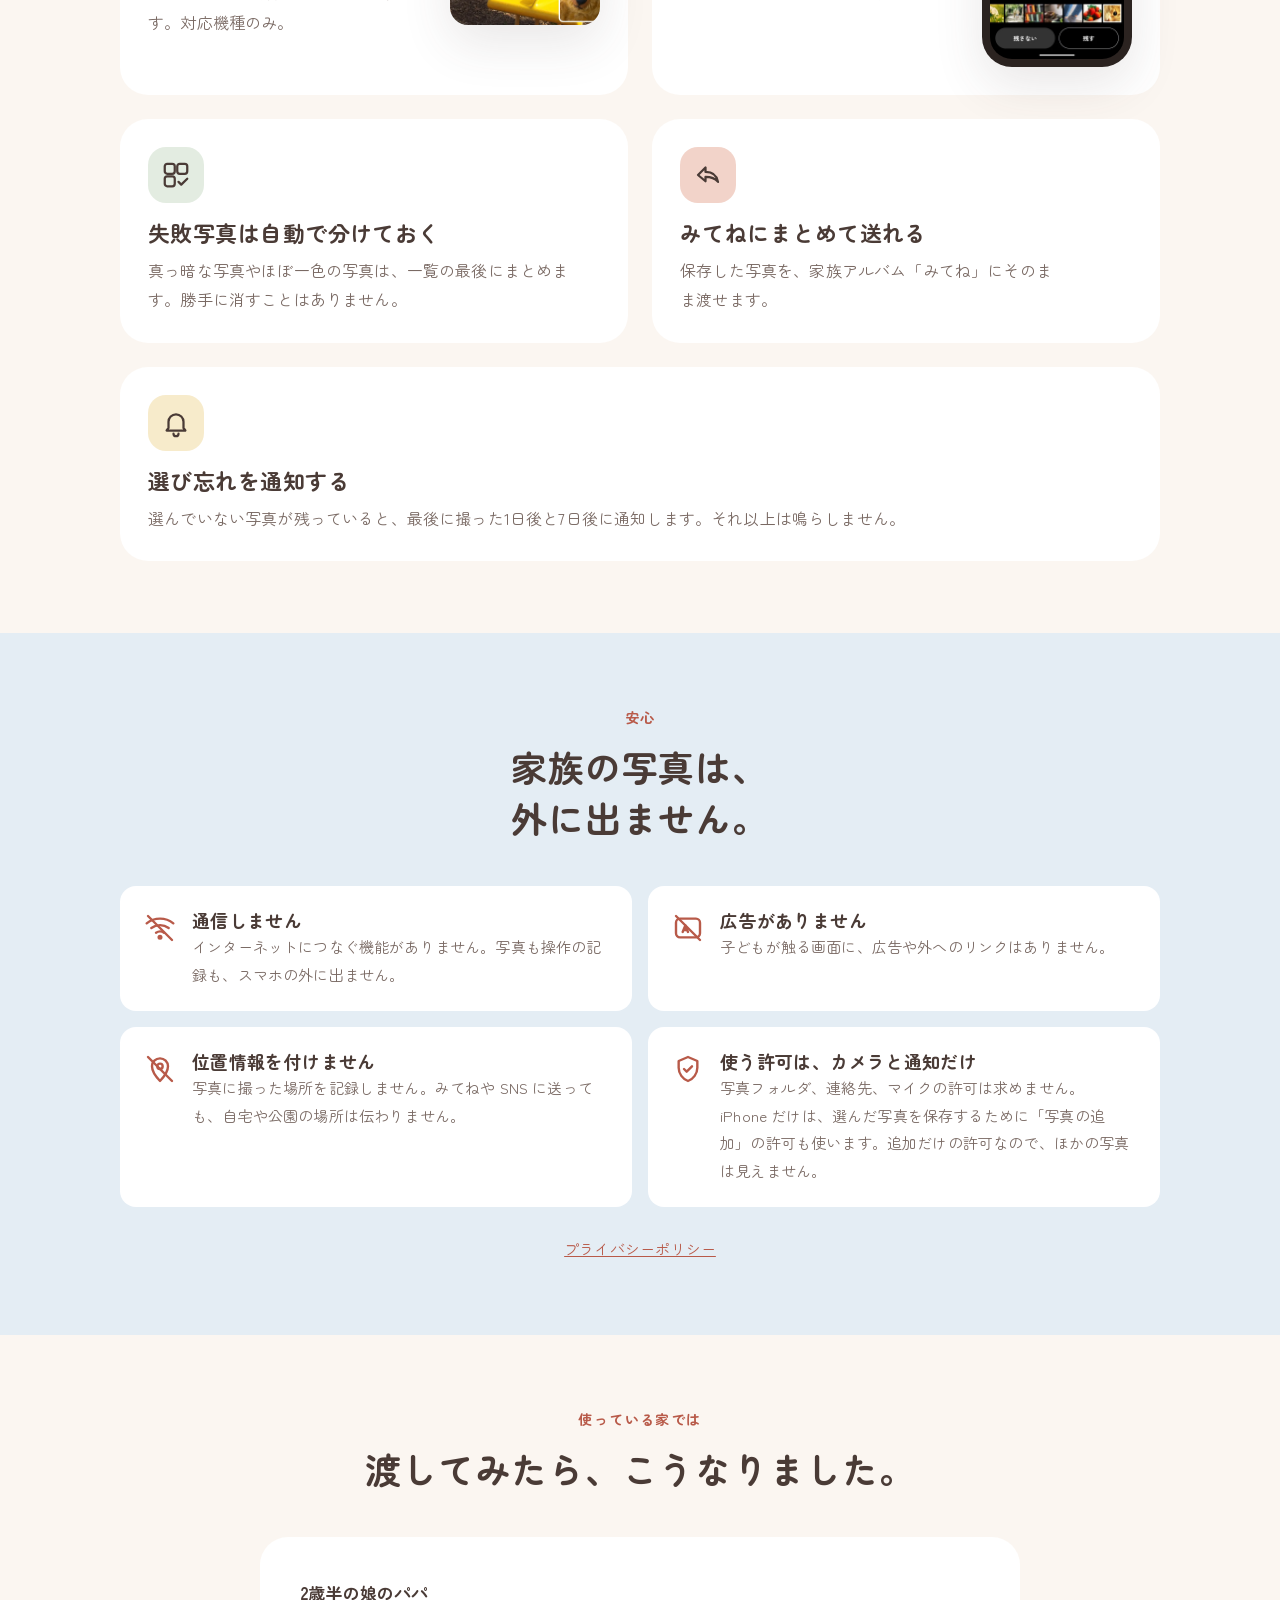
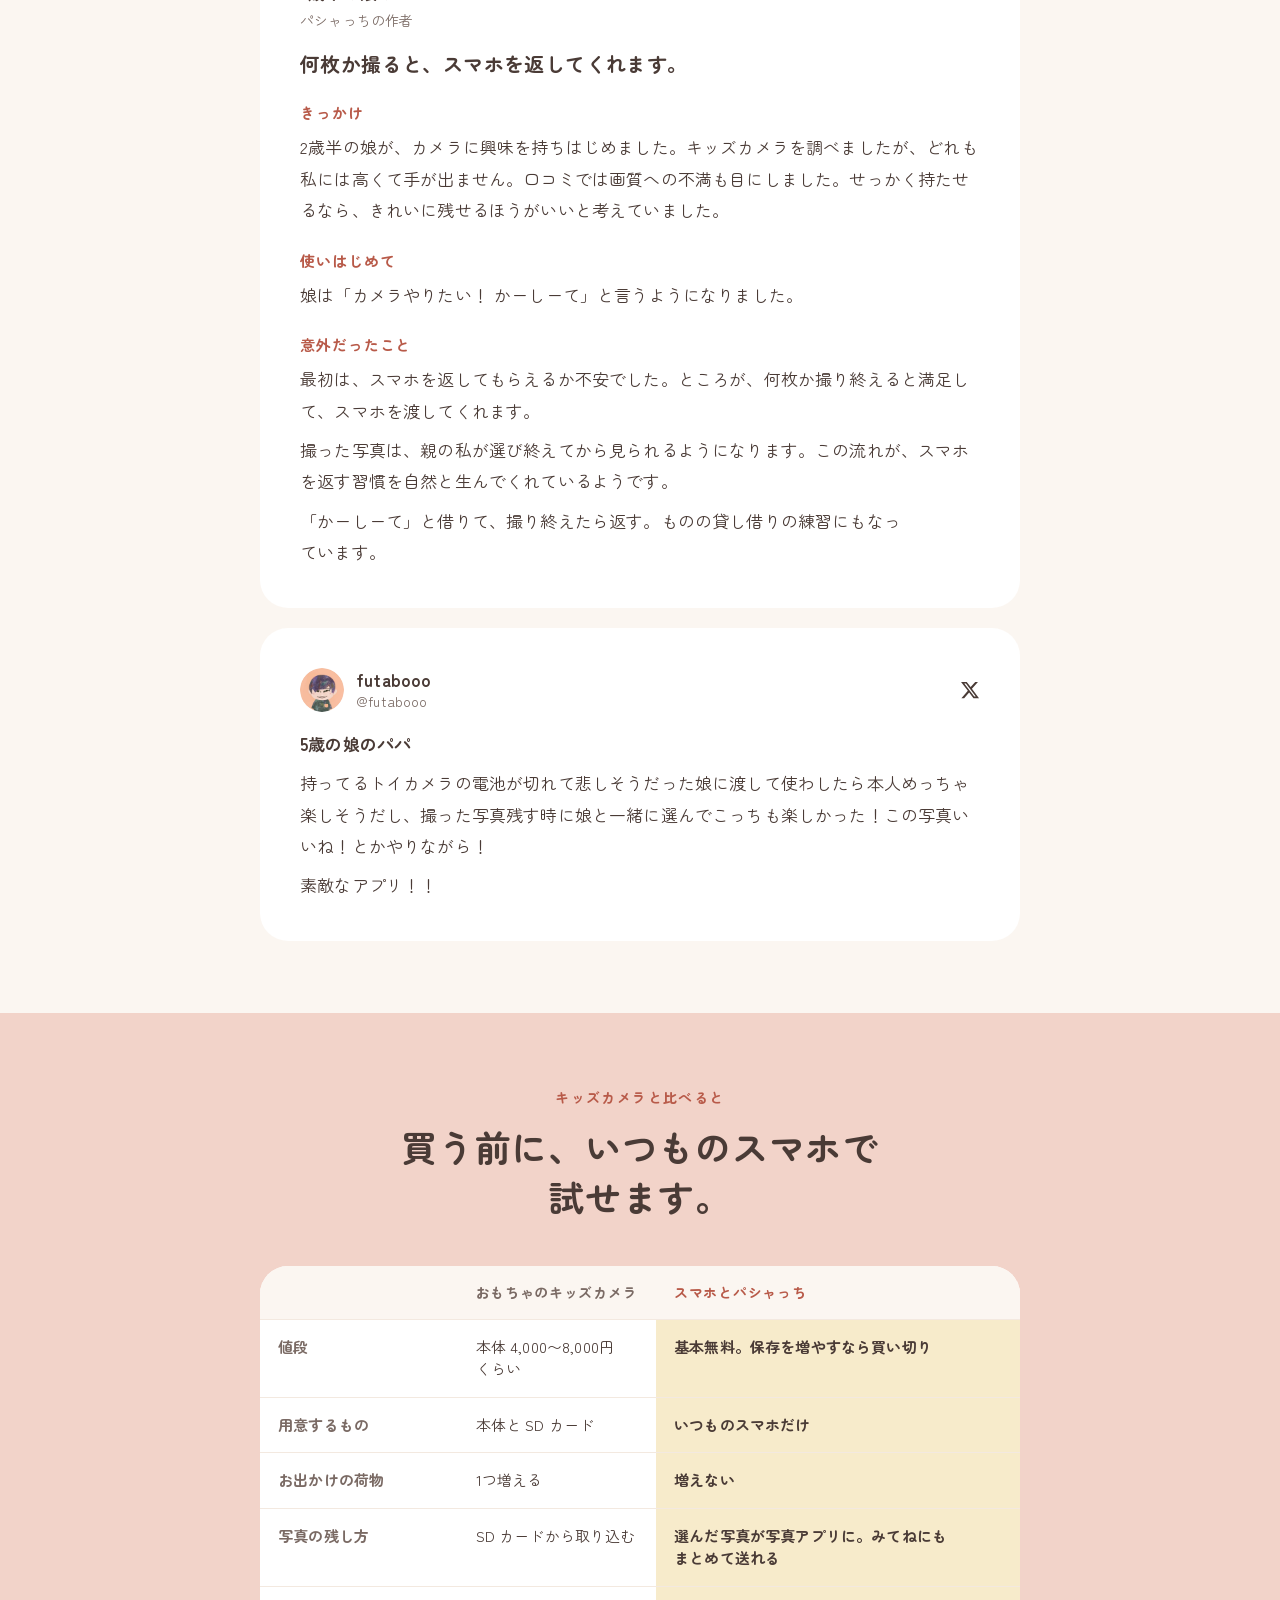
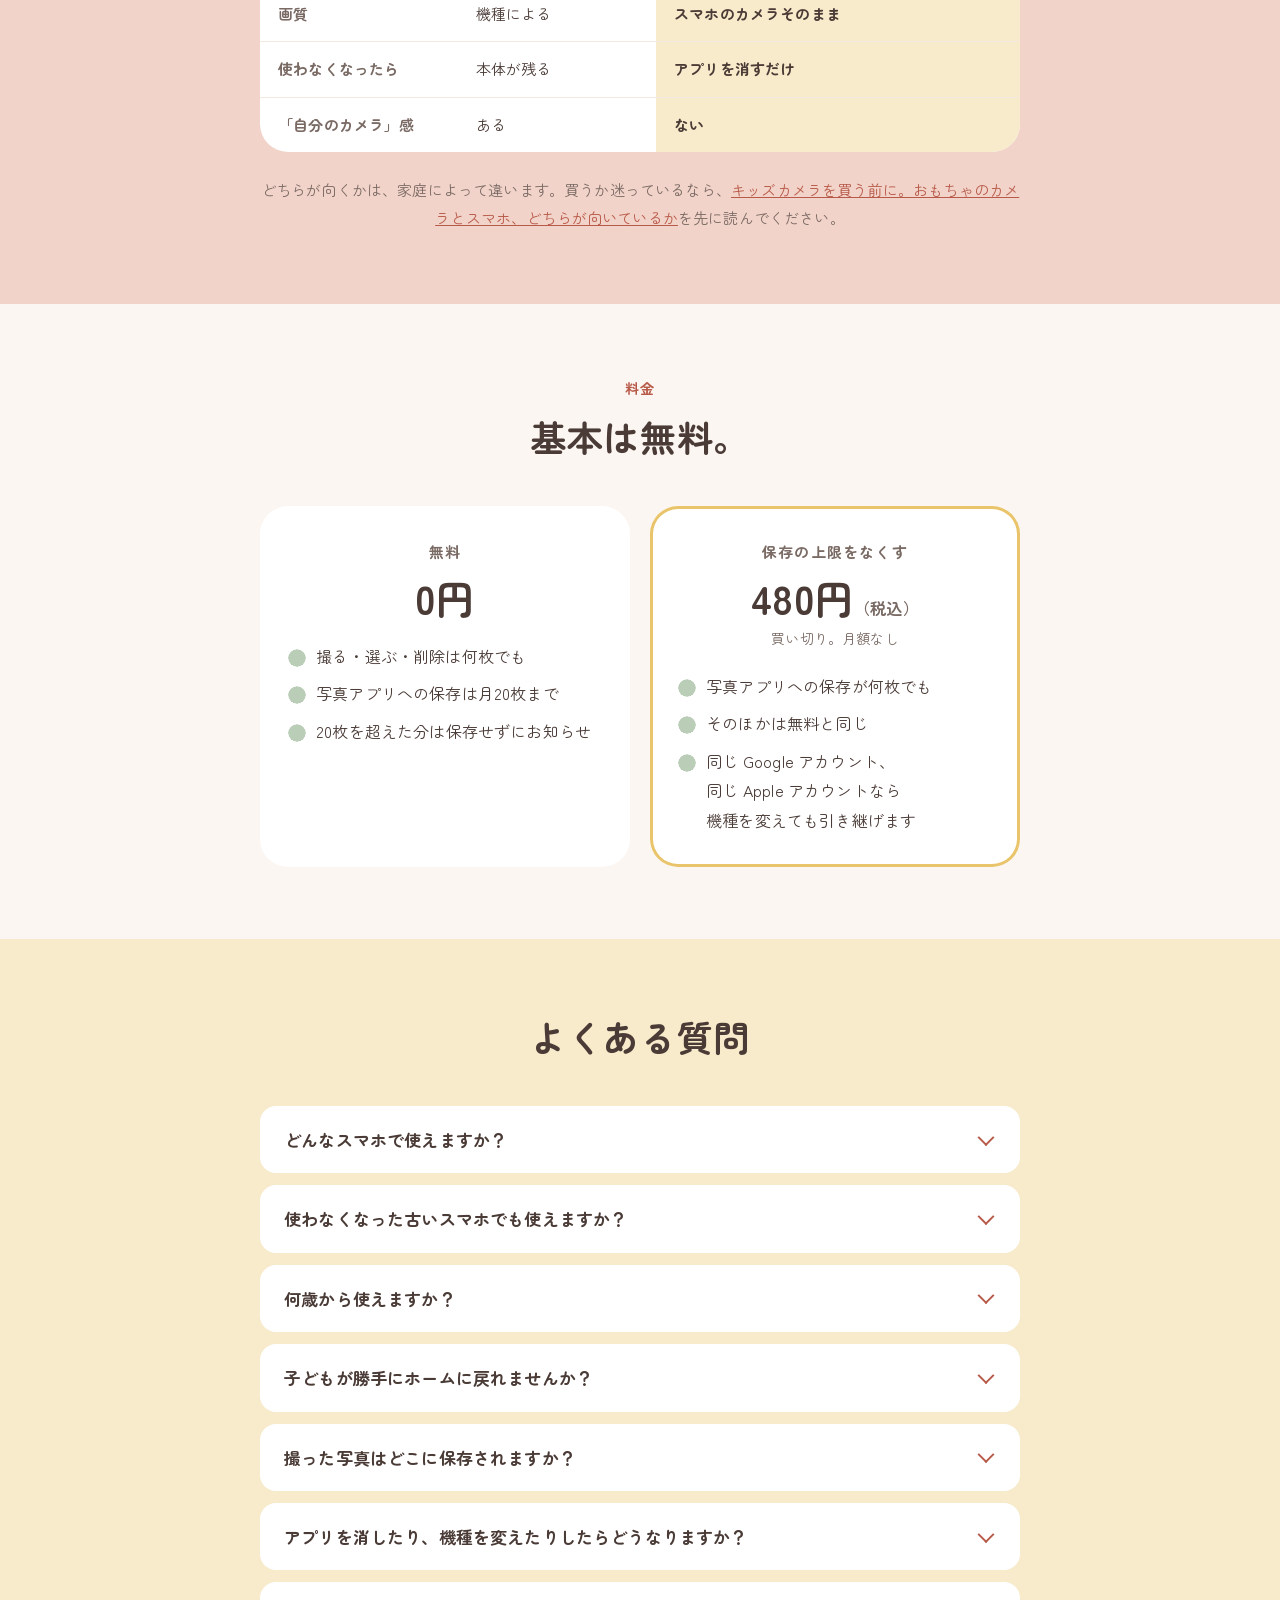
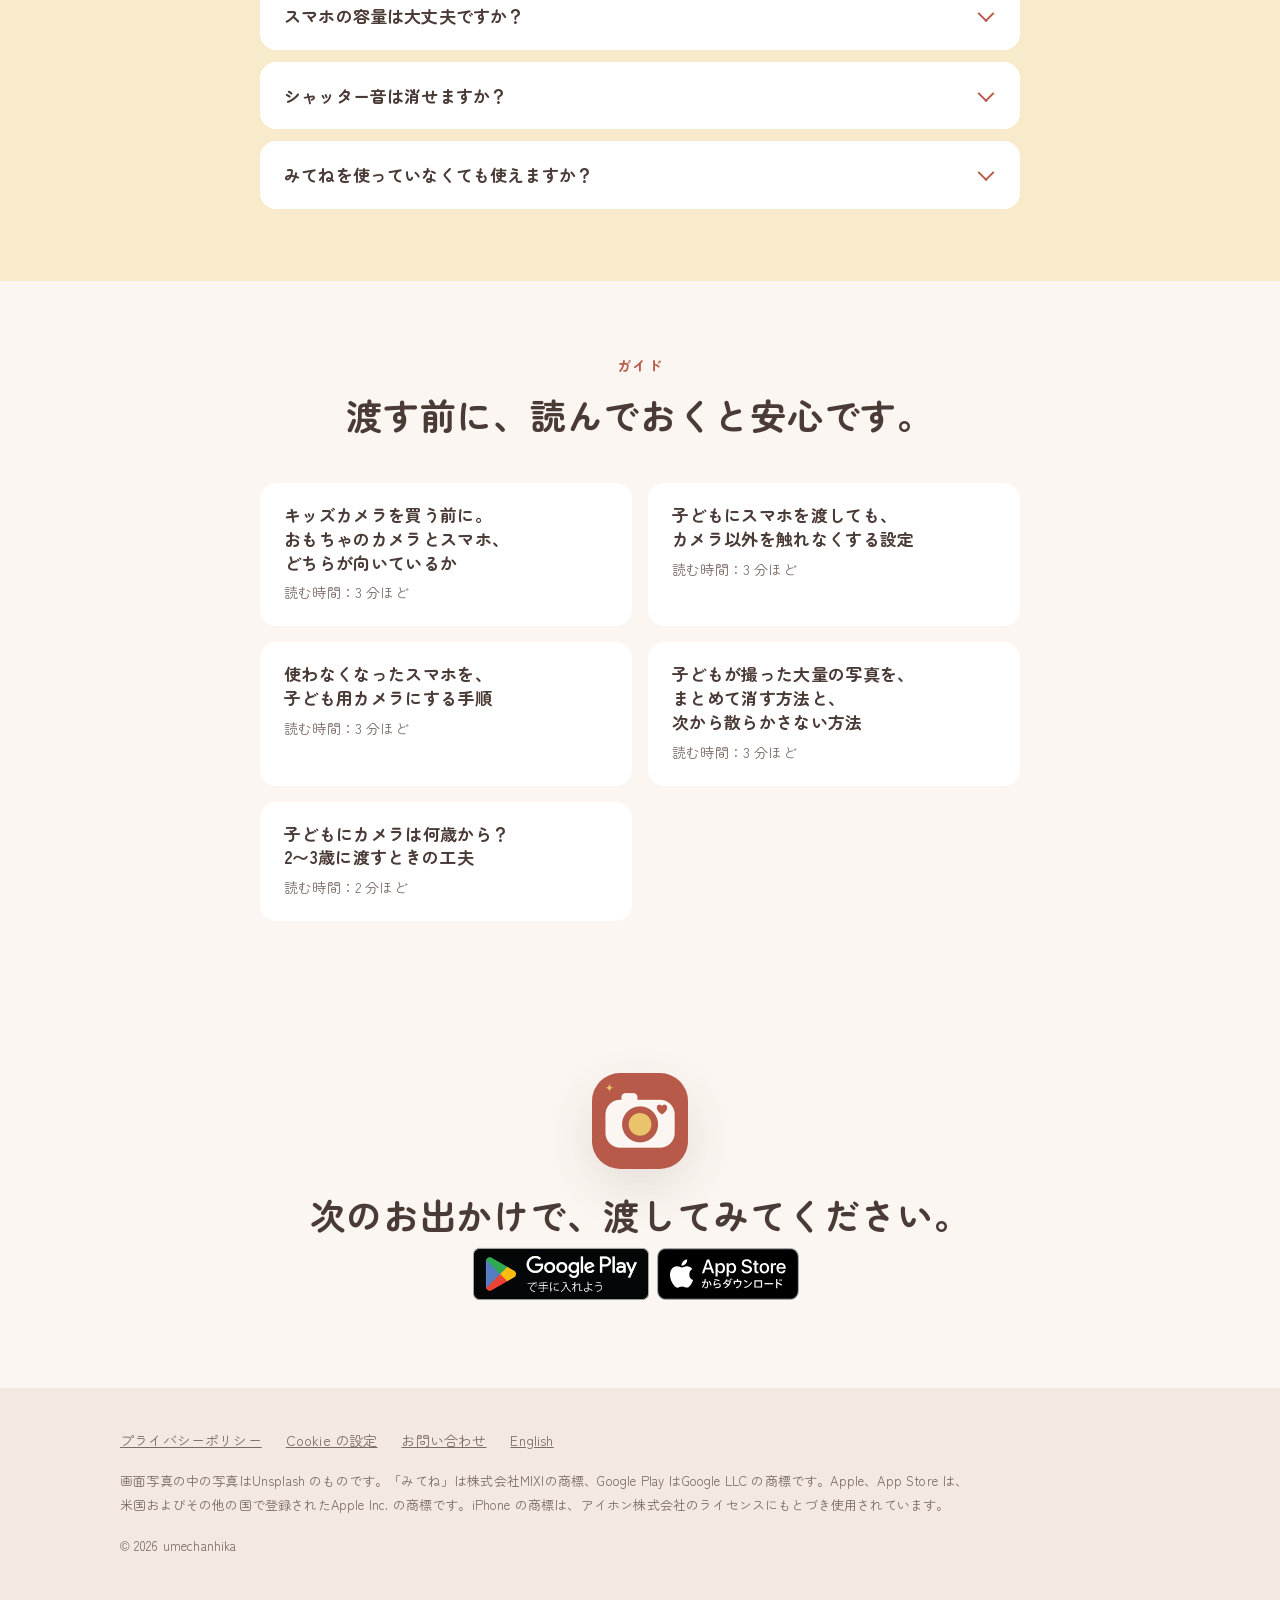
<file: ja/index.html>
<!doctype html>
<html lang="ja">
<head>
  <meta charset="utf-8">
  <meta name="viewport" content="width=device-width, initial-scale=1">
  <title>パシャっち｜どこを触っても撮れる、子ども用カメラアプリ（Android・iPhone）</title>
  <meta name="description" content="撮るのは子ども、残す写真を選ぶのは親。スマホを子ども用カメラにする Android・iPhone アプリ。通信も広告もなく、選んだ写真だけがいつもの写真アプリに残ります。">
  <link rel="icon" href="../assets/favicon.png" type="image/png">
  <link rel="apple-touch-icon" href="../assets/icon-192.png">
  <link rel="alternate" hreflang="ja" href="https://pashacchi.com/ja/">
  <link rel="alternate" hreflang="en" href="https://pashacchi.com/">
  <link rel="alternate" hreflang="x-default" href="https://pashacchi.com/">
  <meta property="og:type" content="website">
  <meta property="og:title" content="パシャっち｜どこを触っても撮れる、子ども用カメラアプリ">
  <meta property="og:description" content="撮るのは子ども、残す写真を選ぶのは親。写真は外に出ない、広告なしの Android・iPhone 用カメラアプリ。">
  <meta property="og:image" content="https://pashacchi.com/assets/ogp-ja.png">
  <meta property="og:url" content="https://pashacchi.com/ja/">
  <link rel="canonical" href="https://pashacchi.com/ja/">
  <meta property="og:locale" content="ja_JP">
  <meta name="twitter:card" content="summary_large_image">
  <link rel="preload" href="../assets/fonts/zen-maru-gothic-400-base.woff2" as="font" type="font/woff2" crossorigin>
  <link rel="preload" href="../assets/fonts/zen-maru-gothic-700-base.woff2" as="font" type="font/woff2" crossorigin>
  <link rel="preload" href="../assets/fonts/zen-maru-gothic-400-ja.woff2" as="font" type="font/woff2" crossorigin>
  <link rel="preload" href="../assets/fonts/zen-maru-gothic-700-ja.woff2" as="font" type="font/woff2" crossorigin>
  <link rel="stylesheet" href="../fonts.css">
  <link rel="stylesheet" href="../style.css">
  <script src="../play-referrer.js" defer></script>
  <script src="../video.js" defer></script>
  <script async src="../analytics.js"></script>
  <script>
    // 言語切替リンクで日本語を選んだことを記憶する（英語ページ側の自動振り分けが尊重する）
    (function () {
      try {
        var q = new URLSearchParams(location.search);
        var picked = q.get("lang");
        if (picked === "en" || picked === "ja") {
          localStorage.setItem("lang", picked);
          q.delete("lang");
          history.replaceState(null, "", location.pathname + (q.toString() ? "?" + q : "") + location.hash);
        }
      } catch (e) {}
    })();
  </script>
  <script type="application/ld+json">
[
  {
    "@context": "https://schema.org",
    "@type": "SoftwareApplication",
    "name": "パシャっち",
    "operatingSystem": "Android 10 or later, iOS 17 or later (iPhone)",
    "applicationCategory": "PhotographyApplication",
    "description": "子どもが画面のどこを触っても撮れて、残す写真は親があとから選ぶ Android・iPhone 用のカメラアプリ。通信も広告もなく、写真はスマホの外に出ません。",
    "url": "https://pashacchi.com/ja/",
    "image": "https://pashacchi.com/assets/ogp-ja.png",
    "inLanguage": "ja",
    "offers": {
      "@type": "Offer",
      "price": "0",
      "priceCurrency": "JPY"
    },
    "installUrl": [
      "https://play.google.com/store/apps/details?id=com.umechanhika.kidscamera",
      "https://apps.apple.com/jp/app/id6825766253"
    ],
    "author": {
      "@type": "Person",
      "name": "umechanhika"
    }
  },
  {
    "@context": "https://schema.org",
    "@type": "FAQPage",
    "mainEntity": [
      {
        "@type": "Question",
        "name": "どんなスマホで使えますか？",
        "acceptedAnswer": {
          "@type": "Answer",
          "text": "Android 10 以上のスマホとタブレット、iOS 17 以上の iPhone で使えます。iPad ではまだ使えません。前後同時の撮影は対応機種だけで、はじめの案内で確かめられます。"
        }
      },
      {
        "@type": "Question",
        "name": "使わなくなった古いスマホでも使えますか？",
        "acceptedAnswer": {
          "@type": "Answer",
          "text": "使えます。Android 10 以上、または iOS 17 以上の iPhone なら、SIM も Wi-Fi も要りません。このアプリは通信をしないので、インストールと購入のときだけネットにつなげば、あとは圏外でも使えます。壊れたり失くしたりが心配なら、古いスマホに入れて渡すのがおすすめです。手順は使わなくなったスマホを、子ども用カメラにする手順にまとめました。"
        }
      },
      {
        "@type": "Question",
        "name": "何歳から使えますか？",
        "acceptedAnswer": {
          "@type": "Answer",
          "text": "決まった年齢はありません。画面のどこに触れても撮れるので、シャッターボタンを探せない年齢の子でも撮れます。渡すときの工夫は「子どもにカメラは何歳から？ 2〜3歳に渡すときの工夫」にまとめました。"
        }
      },
      {
        "@type": "Question",
        "name": "子どもが勝手にホームに戻れませんか？",
        "acceptedAnswer": {
          "@type": "Answer",
          "text": "右上の小さなボタンを3秒押し、画面に出たかけ算の答えを入力しないと戻れません。3回間違えると、しばらく入力できなくなります。ただし、アプリの外に出られないようにするには端末の設定が要ります。Android では「アプリ固定」で、固定を外すときにロック解除を求める設定をオンにしてください。iPhone では「アクセスガイド」を始めてから渡してください。始めていないと、画面の下から上へなぞるだけでアプリの外に出られます。手順は子どもにスマホを渡しても、カメラ以外を触れなくする設定にまとめました。"
        }
      },
      {
        "@type": "Question",
        "name": "撮った写真はどこに保存されますか？",
        "acceptedAnswer": {
          "@type": "Answer",
          "text": "選ぶ前はアプリの中だけです。「残す」にした写真はいつもの写真アプリに保存され、Google フォトや iCloud 写真などのバックアップにも載ります。残りはまとめて削除します。"
        }
      },
      {
        "@type": "Question",
        "name": "アプリを消したり、機種を変えたりしたらどうなりますか？",
        "acceptedAnswer": {
          "@type": "Answer",
          "text": "選ぶ前の写真はアプリと一緒に消え、機種変更でも引き継がれません。先に選んで保存してください。保存した写真は、ほかの写真と同じように引き継げます。購入は同じ Google アカウント、または同じ Apple アカウントなら引き継げますが、Android と iPhone の間では引き継げません。"
        }
      },
      {
        "@type": "Question",
        "name": "スマホの容量は大丈夫ですか？",
        "acceptedAnswer": {
          "@type": "Answer",
          "text": "撮れる枚数に上限はありません。空き容量が少なくなると撮影を止めて、選ぶ画面に案内します。"
        }
      },
      {
        "@type": "Question",
        "name": "シャッター音は消せますか？",
        "acceptedAnswer": {
          "@type": "Answer",
          "text": "Android では設定で消せます。iPhone では消せません。日本で売られている iPhone は、撮るときに必ず音が鳴るためです。"
        }
      },
      {
        "@type": "Question",
        "name": "みてねを使っていなくても使えますか？",
        "acceptedAnswer": {
          "@type": "Answer",
          "text": "使えます。みてねが入っていないスマホでは、みてねに送るボタン（iPhone では「共有する」）が出ないだけです。"
        }
      }
    ]
  },
  {
    "@context": "https://schema.org",
    "@type": "VideoObject",
    "name": "パシャっち 紹介動画",
    "description": "子どもが画面のどこを触っても撮れて、親があとから残す写真を選ぶ。子ども用カメラアプリ「パシャっち」の 23 秒の紹介動画。画面は Android 版。",
    "thumbnailUrl": "https://pashacchi.com/assets/ogp-ja.png",
    "uploadDate": "2026-11-17T00:00:00+09:00",
    "duration": "PT23S",
    "embedUrl": "https://www.youtube-nocookie.com/embed/rd1-MfyTUpA",
    "inLanguage": "ja"
  }
]
  </script>
</head>
<body>

  <svg width="0" height="0" style="position:absolute" aria-hidden="true">
    <defs>
      <!-- 撮影時に弾ける星・ハート・丸。白い縁取りはアプリの演出に合わせる -->
      <symbol id="spark-star" viewBox="0 0 24 24">
        <path d="M12 2l2.4 6.6L21 12l-6.6 2.4L12 21l-2.4-6.6L3 12l6.6-2.4z" fill="currentColor" stroke="#fff" stroke-width="1.5" stroke-linejoin="round"/>
      </symbol>
      <symbol id="spark-heart" viewBox="0 0 24 24">
        <path d="M12 21s-7.5-4.6-9.3-9.6C1.4 7.7 4 4 7.5 4c2 0 3.5 1.1 4.5 2.6C13 5.1 14.5 4 16.5 4 20 4 22.6 7.7 21.3 11.4 19.5 16.4 12 21 12 21z" fill="currentColor" stroke="#fff" stroke-width="1.5" stroke-linejoin="round"/>
      </symbol>
      <symbol id="spark-dot" viewBox="0 0 24 24">
        <circle cx="12" cy="12" r="7" fill="currentColor" stroke="#fff" stroke-width="1.5"/>
      </symbol>
      <symbol id="ic-play" viewBox="0 0 24 24">
        <path d="M4 3.5v17c0 .6.7 1 1.2.7l14.3-8.5c.5-.3.5-1 0-1.3L5.2 2.8C4.7 2.5 4 2.9 4 3.5z" fill="currentColor"/>
      </symbol>
    </defs>
  </svg>

  <header class="header header--landing">
    <div class="wrap">
      <a class="brand" href="#top">
        <img src="../assets/icon-192.png" alt="" width="36" height="36">
        パシャっち
      </a>
      <nav class="nav" aria-label="ページ内">
        <a href="#why">困りごと</a>
        <a href="#how">使い方</a>
        <a href="#features">特長</a>
        <a href="#trust">安心</a>
        <a href="#price">料金</a>
        <a href="#faq">よくある質問</a>
        <a href="#guides">ガイド</a>
      </nav>
      <button class="menu-btn" type="button" data-menu-open aria-haspopup="dialog" aria-controls="menu" aria-label="メニュー"><svg viewBox="0 0 24 24" fill="none" stroke="currentColor" stroke-width="2.4" stroke-linecap="round" aria-hidden="true"><path d="M4 7h16M4 12h16M4 17h16"/></svg></button>
      <a class="btn btn--small" data-os="android" hidden data-store="google_play" data-position="header" href="https://play.google.com/store/apps/details?id=com.umechanhika.kidscamera&amp;referrer=utm_source%3Dpashacchi-site%26utm_medium%3Dwebsite%26utm_campaign%3Dlanding%26utm_content%3Dja-header">
        <svg aria-hidden="true"><use href="#ic-play"/></svg>
        Google&nbsp;Play&nbsp;で入手
      </a>
      <a class="btn btn--small" data-os="ios" hidden data-store="app_store" data-position="header" href="https://apps.apple.com/jp/app/id6825766253?pt=120353633&amp;ct=ja-header&amp;mt=8">
        App&nbsp;Store&nbsp;で入手
      </a>
      <a class="btn btn--small" data-os="other" href="#download">
        ダウンロード
      </a>
    </div>
  </header>

  <main id="top">
    <section class="hero">
      <span class="blob blob--coral" aria-hidden="true"></span>
      <span class="blob blob--mustard" aria-hidden="true"></span>
      <div class="wrap">
        <div class="hero__copy">
          <span class="hero__eyebrow">Android・iPhone&nbsp;の<wbr>子ども用カメラアプリ</span>
          <h1>どこを触っても、<br>パシャッ。</h1>
          <p class="hero__lead">
            撮るのは子ども、<wbr>残す写真を選ぶのは親。<br>
            スマホを<wbr>子ども用カメラにする<wbr>アプリです。
          </p>
          <div class="hero__actions">
            <div class="badges">
              <a class="badge" data-store="google_play" data-position="hero" href="https://play.google.com/store/apps/details?id=com.umechanhika.kidscamera&amp;referrer=utm_source%3Dpashacchi-site%26utm_medium%3Dwebsite%26utm_campaign%3Dlanding%26utm_content%3Dja-hero">
                <img src="../assets/google-play-badge-ja.png" alt="Google Play で手に入れよう" width="646" height="250">
              </a>
              <a class="badge badge--app-store" data-store="app_store" data-position="hero" href="https://apps.apple.com/jp/app/id6825766253?pt=120353633&amp;ct=ja-hero&amp;mt=8">
                <img src="../assets/app-store-badge-ja.svg" alt="App Store からダウンロード" width="109" height="40">
              </a>
            </div>
            <p class="hero__note">基本は無料・<wbr>広告なし・<wbr>写真は外に出ません</p>
          </div>
        </div>
        <div class="hero__shot">
          <svg class="sparkle" style="top:-6px;left:-18px;color:#e9c46a" aria-hidden="true"><use href="#spark-star"/></svg>
          <svg class="sparkle" style="top:40px;right:-22px;color:#b85a49;width:22px;height:22px" aria-hidden="true"><use href="#spark-heart"/></svg>
          <svg class="sparkle" style="bottom:30px;left:-24px;color:#bfd4e3;width:20px;height:20px" aria-hidden="true"><use href="#spark-dot"/></svg>
          <div class="phone">
            <img src="../assets/ja/hero-poster.webp" data-loop="../assets/ja/hero-loop.mp4" alt="撮影画面。砂場のスコップを写したところに、触った位置から白い輪と星やハートが広がっている" width="540" height="1000" fetchpriority="high">
          </div>
        </div>
      </div>
    </section>

    <section class="section" id="why">
      <div class="wrap">
        <div class="section__head">
          <span class="section__label">困りごと</span>
          <h2>子どもに<wbr>スマホを渡すと、<br>あとが大変。</h2>
          <p>2&#8288;歳半の娘に<wbr>スマホを渡した、<wbr>ひとりの親の困りごとから<wbr>作りました。</p>
        </div>
        <ul class="pairs">
          <li class="pair">
            <div class="pair__before">
              <span class="pair__tag">いままで</span>
              <p>写真アプリが、真っ暗な写真やブレた写真でいっぱいに<span class="nobr">なる。</span></p>
            </div>
            <div class="pair__after">
              <span class="pair__tag">パシャっち</span>
              <p>撮った写真はいったんアプリが預かり、親が選んだ写真だけを写真アプリに<span class="nobr">残します。</span></p>
            </div>
          </li>
          <li class="pair">
            <div class="pair__before">
              <span class="pair__tag">いままで</span>
              <p>気づくと、勝手にほかのアプリを開いたり、設定を変えたり<span class="nobr">している。</span></p>
            </div>
            <div class="pair__after">
              <span class="pair__tag">パシャっち</span>
              <p>撮影中は画面をカメラに固定できます。戻れるのは、かけ算の答えを知っている<span class="nobr">親だけ。</span></p>
            </div>
          </li>
          <li class="pair">
            <div class="pair__before">
              <span class="pair__tag">いままで</span>
              <p>シャッターボタンを探せなくて、うまく撮れずに飽きて<span class="nobr">しまう。</span></p>
            </div>
            <div class="pair__after">
              <span class="pair__tag">パシャっち</span>
              <p>画面のどこに触れても撮れます。撮るたびに星やハートが<span class="nobr">弾けます。</span></p>
            </div>
          </li>
        </ul>
      </div>
    </section>

    <section class="section section--sage" id="how">
      <div class="wrap">
        <div class="section__head">
          <span class="section__label">使い方</span>
          <h2>渡す、選ぶ、残す。</h2>
        </div>
        <figure class="video" data-youtube="rd1-MfyTUpA" data-title="パシャっちの紹介動画（23 秒）">
          <img src="../assets/ogp-ja.png" alt="" width="1024" height="500" loading="lazy">
          <button type="button" aria-label="紹介動画を再生する（23 秒）">
            <span class="video__cta"><span class="video__icon" aria-hidden="true"></span><span>23&#8288;秒の動画で見る</span></span>
          </button>
        </figure>
        <ol class="steps">
          <li class="step">
            <span class="step__num">1</span>
            <h3>子どもに渡す</h3>
            <p>「カメラをはじめる」を押して渡します。あとは子どもが好きなだけ<span class="nobr">撮ります。</span></p>
            <div class="phone"><img src="../assets/ja/screen-01.webp" alt="" width="540" height="1000" loading="lazy"></div>
          </li>
          <li class="step">
            <span class="step__num">2</span>
            <h3>親が選ぶ</h3>
            <p>手が空いたときに、残す写真に印を<span class="nobr">付けます。</span></p>
            <div class="phone"><img src="../assets/ja/screen-03.webp" alt="" width="540" height="1000" loading="lazy"></div>
          </li>
          <li class="step">
            <span class="step__num">3</span>
            <h3>写真アプリに残す</h3>
            <p>選んだ写真だけがいつもの写真アプリに入り、残りは<span class="nobr">削除されます。</span></p>
            <div class="phone"><img src="../assets/ja/screen-06.webp" alt="" width="540" height="1000" loading="lazy"></div>
          </li>
        </ol>
      </div>
    </section>

    <section class="section" id="features">
      <div class="wrap">
        <div class="section__head">
          <span class="section__label">特長</span>
          <h2>ほかにも、<wbr>できること。</h2>
        </div>
        <ul class="features">
          <li class="feature feature--mustard">
            <div>
              <span class="feature__icon" aria-hidden="true">
                <svg viewBox="0 0 24 24" fill="none" stroke="#4a3b36" stroke-width="1.8" stroke-linecap="round" stroke-linejoin="round"><rect x="3" y="7" width="18" height="13" rx="3"/><path d="M8 7l1.5-3h5L16 7"/><circle cx="12" cy="13.5" r="3.5"/><circle cx="18" cy="10" r=".8" fill="#4a3b36"/></svg>
              </span>
              <h3>撮っている<wbr>子どもの顔も<wbr>残せる</h3>
              <p>外側と内側のカメラで同時に撮り、1&#8288;枚に重ねます。子どもが見ていた景色と、そのときの顔がいっしょに残ります。<span class="nobr">対応機種のみ。</span></p>
            </div>
            <img src="../assets/ja/screen-02.webp" alt="黄色い滑り台の写真の右下に、画面側のカメラで撮ったぬいぐるみの顔が小さく重なっている" width="704" height="1092" loading="lazy">
          </li>
          <li class="feature feature--sky">
            <div>
              <span class="feature__icon" aria-hidden="true">
                <svg viewBox="0 0 24 24" fill="none" stroke="#4a3b36" stroke-width="1.8" stroke-linecap="round" stroke-linejoin="round"><circle cx="11" cy="11" r="6.5"/><path d="M16 16l4.5 4.5M8.5 11h5M11 8.5v5"/></svg>
              </span>
              <h3>1&#8288;枚ずつ<wbr>大きく見て選べる</h3>
              <p>「残す」「残さない」をタップすると次の写真へ進みます。ピンチで拡大すれば、ブレも<span class="nobr">確かめられます。</span></p>
            </div>
            <div class="phone"><img src="../assets/ja/screen-04.webp" alt="猫の写真を全画面で表示し、下に残す・残さないのボタンと写真の帯が並んでいる" width="540" height="1212" loading="lazy"></div>
          </li>
          <li class="feature feature--text feature--sage">
            <div>
              <span class="feature__icon" aria-hidden="true">
                <svg viewBox="0 0 24 24" fill="none" stroke="#4a3b36" stroke-width="1.8" stroke-linecap="round" stroke-linejoin="round"><rect x="3" y="3" width="8" height="8" rx="2"/><rect x="13" y="3" width="8" height="8" rx="2"/><rect x="3" y="13" width="8" height="8" rx="2"/><path d="M14 17.5l2.2 2.2L21 15"/></svg>
              </span>
              <h3>失敗写真は<wbr>自動で分けておく</h3>
              <p>真っ暗な写真やほぼ一色の写真は、一覧の最後にまとめます。勝手に消すことは<span class="nobr">ありません。</span></p>
            </div>
          </li>
          <li class="feature feature--text feature--coral">
            <div>
              <span class="feature__icon" aria-hidden="true">
                <svg viewBox="0 0 24 24" fill="none" stroke="#4a3b36" stroke-width="1.8" stroke-linecap="round" stroke-linejoin="round"><path d="M4 12l6-6v3.5c6 0 9 2.5 10 8-2.5-3-5.5-4-10-4V17z"/></svg>
              </span>
              <h3>みてねに<wbr>まとめて送れる</h3>
              <p>保存した写真を、家族アルバム「みてね」にそのまま<span class="nobr">渡せます。</span></p>
            </div>
          </li>
          <li class="feature feature--text feature--mustard">
            <div>
              <span class="feature__icon" aria-hidden="true">
                <svg viewBox="0 0 24 24" fill="none" stroke="#4a3b36" stroke-width="1.8" stroke-linecap="round" stroke-linejoin="round"><path d="M6 16V11a6 6 0 0112 0v5l1.5 2h-15z"/><path d="M10 20.5a2 2 0 004 0"/></svg>
              </span>
              <h3>選び忘れを<wbr>通知する</h3>
              <p>選んでいない写真が残っていると、最後に撮った1&#8288;日後と7&#8288;日後に通知します。それ以上は<span class="nobr">鳴らしません。</span></p>
            </div>
          </li>
        </ul>
      </div>
    </section>

    <section class="section section--sky" id="trust">
      <div class="wrap">
        <div class="section__head">
          <span class="section__label">安心</span>
          <h2>家族の写真は、<br>外に出ません。</h2>
        </div>
        <ul class="trust">
          <li class="trust__item">
            <svg viewBox="0 0 24 24" fill="none" stroke="#b85a49" stroke-width="1.8" stroke-linecap="round" stroke-linejoin="round" aria-hidden="true"><path d="M2 8.5a16 16 0 0120 0M5.5 12a11 11 0 0113 0M9 15.5a5.5 5.5 0 016 0"/><circle cx="12" cy="19" r="1" fill="#b85a49"/><path d="M3 3l18 18"/></svg>
            <div>
              <h3>通信しません</h3>
              <p>インターネットにつなぐ機能がありません。写真も操作の記録も、スマホの外に<span class="nobr">出ません。</span></p>
            </div>
          </li>
          <li class="trust__item">
            <svg viewBox="0 0 24 24" fill="none" stroke="#b85a49" stroke-width="1.8" stroke-linecap="round" stroke-linejoin="round" aria-hidden="true"><rect x="3" y="5" width="18" height="14" rx="3"/><path d="M3 3l18 18"/><path d="M8 15l2-5 2 5M8.7 13.5h2.6"/></svg>
            <div>
              <h3>広告がありません</h3>
              <p>子どもが触る画面に、広告や外へのリンクは<span class="nobr">ありません。</span></p>
            </div>
          </li>
          <li class="trust__item">
            <svg viewBox="0 0 24 24" fill="none" stroke="#b85a49" stroke-width="1.8" stroke-linecap="round" stroke-linejoin="round" aria-hidden="true"><path d="M12 21s-6-6.2-6-11a6 6 0 0112 0c0 4.8-6 11-6 11z"/><circle cx="12" cy="10" r="2"/><path d="M3 3l18 18"/></svg>
            <div>
              <h3>位置情報を付けません</h3>
              <p>写真に撮った場所を記録しません。みてねや SNS に送っても、自宅や公園の場所は<span class="nobr">伝わりません。</span></p>
            </div>
          </li>
          <li class="trust__item">
            <svg viewBox="0 0 24 24" fill="none" stroke="#b85a49" stroke-width="1.8" stroke-linecap="round" stroke-linejoin="round" aria-hidden="true"><path d="M12 3l7 3v5c0 4.5-3 8.5-7 10-4-1.5-7-5.5-7-10V6z"/><path d="M9 12l2 2 4-4"/></svg>
            <div>
              <h3>使う許可は、<wbr>カメラと通知だけ</h3>
              <p>写真フォルダ、連絡先、マイクの許可は求めません。iPhone だけは、選んだ写真を保存するために「写真の追加」の許可も使います。追加だけの許可なので、ほかの写真は<span class="nobr">見えません。</span></p>
            </div>
          </li>
        </ul>
        <p class="trust__link"><a href="privacy/">プライバシーポリシー</a></p>
      </div>
    </section>

    <section class="section" id="story">
      <div class="wrap">
        <div class="section__head">
          <span class="section__label">使っている家では</span>
          <h2>渡してみたら、<wbr>こうなりました。</h2>
        </div>
        <article class="story">
          <p class="story__who">2&#8288;歳半の娘のパパ<span class="story__note">パシャっちの作者</span></p>
          <h3 class="story__title">何枚か撮ると、<wbr>スマホを<wbr>返してくれます。</h3>
          <div class="story__body">
            <h4>きっかけ</h4>
            <p>2&#8288;歳半の娘が、カメラに興味を持ちはじめました。キッズカメラを調べましたが、どれも私には高くて手が出ません。口コミでは画質への不満も目にしました。せっかく持たせるなら、きれいに残せるほうがいいと考えて<span class="nobr">いました。</span></p>
            <h4>使いはじめて</h4>
            <p>娘は「カメラやりたい！ かーしーて」と言うように<span class="nobr">なりました。</span></p>
            <h4>意外だったこと</h4>
            <p>最初は、スマホを返してもらえるか不安でした。ところが、何枚か撮り終えると満足して、スマホを渡して<span class="nobr">くれます。</span></p>
            <p>撮った写真は、親の私が選び終えてから見られるようになります。この流れが、スマホを返す習慣を自然と生んでくれている<span class="nobr">ようです。</span></p>
            <p>「かーしーて」と借りて、撮り終えたら返す。ものの貸し借りの練習にもなって<span class="nobr">います。</span></p>
          </div>
        </article>
        <figure class="voice">
          <figcaption class="voice__head">
            <a class="voice__link" href="https://x.com/futabooo/status/2121200458287231112" rel="noopener" aria-label="futabooo さんの X の投稿を開く">
              <img class="voice__avatar" src="../assets/voices/futabooo.png" alt="" width="44" height="44" loading="lazy">
              <span class="voice__id"><span class="voice__name">futabooo</span><span class="voice__handle">@futabooo</span></span>
              <svg class="voice__x" viewBox="0 0 24 24" width="20" height="20" aria-hidden="true"><path fill="currentColor" d="M18.244 2.25h3.308l-7.227 8.26 8.502 11.24H16.17l-5.214-6.817L4.99 21.75H1.68l7.73-8.835L1.254 2.25H8.08l4.713 6.231zm-1.161 17.52h1.833L7.084 4.126H5.117z"/></svg>
            </a>
            <p class="voice__who">5&#8288;歳の娘のパパ</p>
          </figcaption>
          <blockquote class="voice__quote">
            <p>持ってるトイカメラの電池が切れて悲しそうだった娘に渡して使わしたら本人めっちゃ楽しそうだし、撮った写真残す時に娘と一緒に選んでこっちも楽しかった！この写真いいね！とかやりながら！</p>
            <p>素敵なアプリ！！</p>
          </blockquote>
        </figure>
      </div>
    </section>

    <section class="section section--coral" id="compare">
      <div class="wrap">
        <div class="section__head">
          <span class="section__label">キッズカメラと比べると</span>
          <h2>買う前に、<wbr>いつものスマホで<wbr>試せます。</h2>
        </div>
        <table class="compare">
          <thead>
            <tr>
              <th scope="col"><span class="sr-only">比べる項目</span></th>
              <th scope="col">おもちゃの<wbr>キッズカメラ</th>
              <th scope="col" class="compare__us">スマホと<wbr>パシャっち</th>
            </tr>
          </thead>
          <tbody>
            <tr>
              <th scope="row">値段</th>
              <td data-label="キッズカメラ">本体 4,000〜<wbr>8,000&#8288;円<span class="nobr">くらい</span></td>
              <td data-label="パシャっち" class="compare__us">基本無料。<wbr><span class="nobr">保存を</span><span class="nobr">増やすなら</span><span class="nobr">買い切り</span></td>
            </tr>
            <tr>
              <th scope="row">用意するもの</th>
              <td data-label="キッズカメラ">本体と <span class="nobr">SD&nbsp;カード</span></td>
              <td data-label="パシャっち" class="compare__us">いつもの<span class="nobr">スマホだけ</span></td>
            </tr>
            <tr>
              <th scope="row">お出かけの荷物</th>
              <td data-label="キッズカメラ">1&#8288;つ増える</td>
              <td data-label="パシャっち" class="compare__us">増えない</td>
            </tr>
            <tr>
              <th scope="row">写真の残し方</th>
              <td data-label="キッズカメラ">SD&nbsp;カードから<span class="nobr">取り込む</span></td>
              <td data-label="パシャっち" class="compare__us"><span class="nobr">選んだ写真が</span><span class="nobr">写真アプリに。</span><span class="nobr">みてねにも</span><span class="nobr">まとめて送れる</span></td>
            </tr>
            <tr>
              <th scope="row">画質</th>
              <td data-label="キッズカメラ">機種による</td>
              <td data-label="パシャっち" class="compare__us"><span class="nobr">スマホのカメラ</span><span class="nobr">そのまま</span></td>
            </tr>
            <tr>
              <th scope="row">使わなくなったら</th>
              <td data-label="キッズカメラ">本体が残る</td>
              <td data-label="パシャっち" class="compare__us">アプリを<span class="nobr">消すだけ</span></td>
            </tr>
            <tr>
              <th scope="row">「自分のカメラ」感</th>
              <td data-label="キッズカメラ">ある</td>
              <td data-label="パシャっち" class="compare__us">ない</td>
            </tr>
          </tbody>
        </table>
        <p class="compare__note">どちらが向くかは、家庭によって違います。買うか迷っているなら、<a href="guide/toy-camera-or-phone/">キッズカメラを買う前に。おもちゃのカメラとスマホ、どちらが向いているか</a>を先に<span class="nobr">読んでください。</span></p>
      </div>
    </section>

    <section class="section" id="price">
      <div class="wrap">
        <div class="section__head">
          <span class="section__label">料金</span>
          <h2>基本は無料。</h2>
        </div>
        <div class="plans">
          <div class="plan">
            <p class="plan__name">無料</p>
            <p class="plan__price">0&#8288;円</p>
            <ul>
              <li>撮る・選ぶ・削除は<wbr>何枚でも</li>
              <li>写真アプリへの保存は<wbr>月20&#8288;枚まで</li>
              <li>20&#8288;枚を超えた分は<wbr>保存せずにお知らせ</li>
            </ul>
          </div>
          <div class="plan plan--paid">
            <p class="plan__name">保存の上限をなくす</p>
            <p class="plan__price">480&#8288;円<small>（税込）</small></p>
            <p class="plan__sub">買い切り。<wbr>月額なし</p>
            <ul>
              <li>写真アプリへの保存が<wbr>何枚でも</li>
              <li>そのほかは<wbr>無料と同じ</li>
              <li>同じ&nbsp;Google&nbsp;アカウント、<wbr>同じ&nbsp;Apple&nbsp;アカウントなら<wbr>機種を変えても<wbr>引き継げます</li>
            </ul>
          </div>
        </div>
      </div>
    </section>

    <section class="section section--mustard" id="faq">
      <div class="wrap">
        <div class="section__head">
          <h2>よくある質問</h2>
        </div>
        <div class="faq">
          <details>
            <summary>どんなスマホで<wbr>使えますか？</summary>
            <p>Android&nbsp;10&nbsp;以上のスマホとタブレット、iOS&nbsp;17&nbsp;以上の iPhone で使えます。iPad ではまだ使えません。前後同時の撮影は対応機種だけで、はじめの案内で<span class="nobr">確かめられます。</span></p>
          </details>
          <details>
            <summary>使わなくなった<wbr>古いスマホでも<wbr>使えますか？</summary>
            <p>使えます。Android&nbsp;10&nbsp;以上、または iOS&nbsp;17&nbsp;以上の iPhone なら、SIM も Wi-Fi も要りません。このアプリは通信をしないので、インストールと購入のときだけネットにつなげば、あとは圏外でも使えます。壊れたり失くしたりが心配なら、古いスマホに入れて渡すのがおすすめです。手順は<a href="guide/old-phone/">使わなくなったスマホを、子ども用カメラにする手順</a>に<span class="nobr">まとめました。</span></p>
          </details>
          <details>
            <summary>何歳から<wbr>使えますか？</summary>
            <p>決まった年齢はありません。画面のどこに触れても撮れるので、シャッターボタンを探せない年齢の子でも撮れます。渡すときの工夫は<a href="guide/what-age-camera/">子どもにカメラは何歳から？ 2〜3歳に渡すときの工夫</a>に<span class="nobr">まとめました。</span></p>
          </details>
          <details>
            <summary>子どもが勝手に<wbr>ホームに<wbr>戻れませんか？</summary>
            <p>右上の小さなボタンを3&#8288;秒押し、画面に出たかけ算の答えを入力しないと戻れません。3&#8288;回間違えると、しばらく入力できなくなります。ただし、アプリの外に出られないようにするには端末の設定が要ります。Android では「アプリ固定」で、固定を外すときにロック解除を求める設定をオンにしてください。iPhone では「アクセスガイド」を始めてから渡してください。始めていないと、画面の下から上へなぞるだけでアプリの外に出られます。手順は<a href="guide/lock-to-camera/">子どもにスマホを渡しても、カメラ以外を触れなくする設定</a>に<span class="nobr">まとめました。</span></p>
          </details>
          <details>
            <summary>撮った写真は<wbr>どこに保存されますか？</summary>
            <p>選ぶ前はアプリの中だけです。「残す」にした写真はいつもの写真アプリに保存され、Google フォトや iCloud 写真などのバックアップにも載ります。残りはまとめて<span class="nobr">削除します。</span></p>
          </details>
          <details>
            <summary>アプリを消したり、<wbr>機種を変えたりしたら<wbr>どうなりますか？</summary>
            <p>選ぶ前の写真はアプリと一緒に消え、機種変更でも引き継がれません。先に選んで保存してください。保存した写真は、ほかの写真と同じように引き継げます。購入は同じ Google アカウント、または同じ Apple アカウントなら引き継げますが、Android と iPhone の間では<span class="nobr">引き継げません。</span></p>
          </details>
          <details>
            <summary>スマホの容量は<wbr>大丈夫ですか？</summary>
            <p>撮れる枚数に上限はありません。空き容量が少なくなると撮影を止めて、選ぶ画面に<span class="nobr">案内します。</span></p>
          </details>
          <details>
            <summary>シャッター音は<wbr>消せますか？</summary>
            <p>Android では設定で消せます。iPhone では消せません。日本で売られている iPhone は、撮るときに必ず音が<span class="nobr">鳴るためです。</span></p>
          </details>
          <details>
            <summary>みてねを<wbr>使っていなくても<wbr>使えますか？</summary>
            <p>使えます。みてねが入っていないスマホでは、みてねに送るボタン（iPhone では「共有する」）が出ない<span class="nobr">だけです。</span></p>
          </details>
        </div>
      </div>
    </section>

    <section class="section" id="guides">
      <div class="wrap">
        <div class="section__head">
          <span class="section__label">ガイド</span>
          <h2>渡す前に、<wbr>読んでおくと<wbr>安心です。</h2>
        </div>
        <ul class="guide-cards">
          <li>
            <a class="guide-card" href="guide/toy-camera-or-phone/">
              <h3>キッズカメラを買う前に。<wbr>おもちゃのカメラとスマホ、<wbr>どちらが向いているか</h3>
              <span class="guide-card__time">読む時間：3 分ほど</span>
            </a>
          </li>
          <li>
            <a class="guide-card" href="guide/lock-to-camera/">
              <h3>子どもにスマホを渡しても、<wbr>カメラ以外を<wbr>触れなくする設定</h3>
              <span class="guide-card__time">読む時間：3 分ほど</span>
            </a>
          </li>
          <li>
            <a class="guide-card" href="guide/old-phone/">
              <h3>使わなくなったスマホを、<wbr>子ども用カメラにする手順</h3>
              <span class="guide-card__time">読む時間：3 分ほど</span>
            </a>
          </li>
          <li>
            <a class="guide-card" href="guide/camera-roll-cleanup/">
              <h3>子どもが撮った大量の写真を、<wbr>まとめて消す方法と、<wbr>次から散らかさない方法</h3>
              <span class="guide-card__time">読む時間：3 分ほど</span>
            </a>
          </li>
          <li>
            <a class="guide-card" href="guide/what-age-camera/">
              <h3>子どもにカメラは何歳から？<wbr> 2〜3歳に渡すときの工夫</h3>
              <span class="guide-card__time">読む時間：2 分ほど</span>
            </a>
          </li>
        </ul>
      </div>
    </section>

    <section class="cta" id="download">
      <div class="wrap">
        <img class="cta__icon" src="../assets/icon-192.png" alt="" width="96" height="96">
        <h2>次のお出かけで、<wbr>渡してみてください。</h2>
        <div class="badges">
          <a class="badge" data-store="google_play" data-position="footer-cta" href="https://play.google.com/store/apps/details?id=com.umechanhika.kidscamera&amp;referrer=utm_source%3Dpashacchi-site%26utm_medium%3Dwebsite%26utm_campaign%3Dlanding%26utm_content%3Dja-footer-cta">
            <img src="../assets/google-play-badge-ja.png" alt="Google Play で手に入れよう" width="646" height="250">
          </a>
          <a class="badge badge--app-store" data-store="app_store" data-position="footer-cta" href="https://apps.apple.com/jp/app/id6825766253?pt=120353633&amp;ct=ja-footer-cta&amp;mt=8">
            <img src="../assets/app-store-badge-ja.svg" alt="App Store からダウンロード" width="109" height="40">
          </a>
        </div>
      </div>
    </section>
  </main>

  <footer class="footer">
    <div class="wrap">
      <ul class="footer__links">
        <li><a href="privacy/">プライバシーポリシー</a></li>
        <li><a href="privacy/#cookies" data-cookie-settings>Cookie の設定</a></li>
        <li><a href="mailto:contact@pashacchi.com">お問い合わせ</a></li>
        <li><a href="../?lang=en" hreflang="en" lang="en">English</a></li>
      </ul>
      <small>画面写真の中の写真は<wbr>Unsplash&nbsp;のものです。<wbr>「みてね」は<wbr>株式会社MIXIの商標、<wbr>Google&nbsp;Play&nbsp;は<wbr>Google&nbsp;LLC&nbsp;の商標です。<wbr>Apple、App&nbsp;Store&nbsp;は、<wbr>米国およびその他の国で登録された<wbr>Apple&nbsp;Inc.&nbsp;の商標です。<wbr>iPhone&nbsp;の商標は、<wbr>アイホン株式会社の<wbr>ライセンスにもとづき<wbr>使用されています。</small>
      <small>&copy; 2026 umechanhika</small>
    </div>
  </footer>

  <div class="float-cta">
    <div class="float-cta__inner">
      <div class="float-cta__row">
        <a class="btn" data-os="android" hidden data-store="google_play" data-position="floating" href="https://play.google.com/store/apps/details?id=com.umechanhika.kidscamera&amp;referrer=utm_source%3Dpashacchi-site%26utm_medium%3Dwebsite%26utm_campaign%3Dlanding%26utm_content%3Dja-floating">
          <svg aria-hidden="true"><use href="#ic-play"/></svg>
          Google&nbsp;Play&nbsp;で入手
        </a>
        <a class="btn" data-os="ios" hidden data-store="app_store" data-position="floating" href="https://apps.apple.com/jp/app/id6825766253?pt=120353633&amp;ct=ja-floating&amp;mt=8">
          App&nbsp;Store&nbsp;で入手
        </a>
        <a class="btn" data-os="other" href="#download">
          ダウンロード
        </a>
        <button class="menu-btn" type="button" data-menu-open aria-haspopup="dialog" aria-controls="menu" aria-label="メニュー"><svg viewBox="0 0 24 24" fill="none" stroke="currentColor" stroke-width="2.4" stroke-linecap="round" aria-hidden="true"><path d="M4 7h16M4 12h16M4 17h16"/></svg></button>
      </div>
      <p class="float-cta__note">基本は無料・<wbr>広告なし・<wbr>写真は外に出ません</p>
    </div>
  </div>
  <dialog class="menu" id="menu" aria-label="メニュー">
    <div class="menu__inner">
      <div class="menu__head">
        <p class="menu__title">メニュー</p>
        <button class="menu-btn" type="button" data-menu-close aria-label="閉じる"><svg viewBox="0 0 24 24" fill="none" stroke="currentColor" stroke-width="2.4" stroke-linecap="round" aria-hidden="true"><path d="M6 6l12 12M18 6L6 18"/></svg></button>
      </div>
      <ul>
        <li><a href="#why">困りごと</a></li>
        <li><a href="#how">使い方</a></li>
        <li><a href="#features">特長</a></li>
        <li><a href="#trust">安心</a></li>
        <li><a href="#price">料金</a></li>
        <li><a href="#faq">よくある質問</a></li>
        <li><a href="#guides">ガイド</a></li>
      </ul>
    </div>
  </dialog>
  <script src="../store-switch.js"></script>
  <script src="../hero-loop.js"></script>
  <script src="../menu.js"></script>

</body>
</html>
</file>
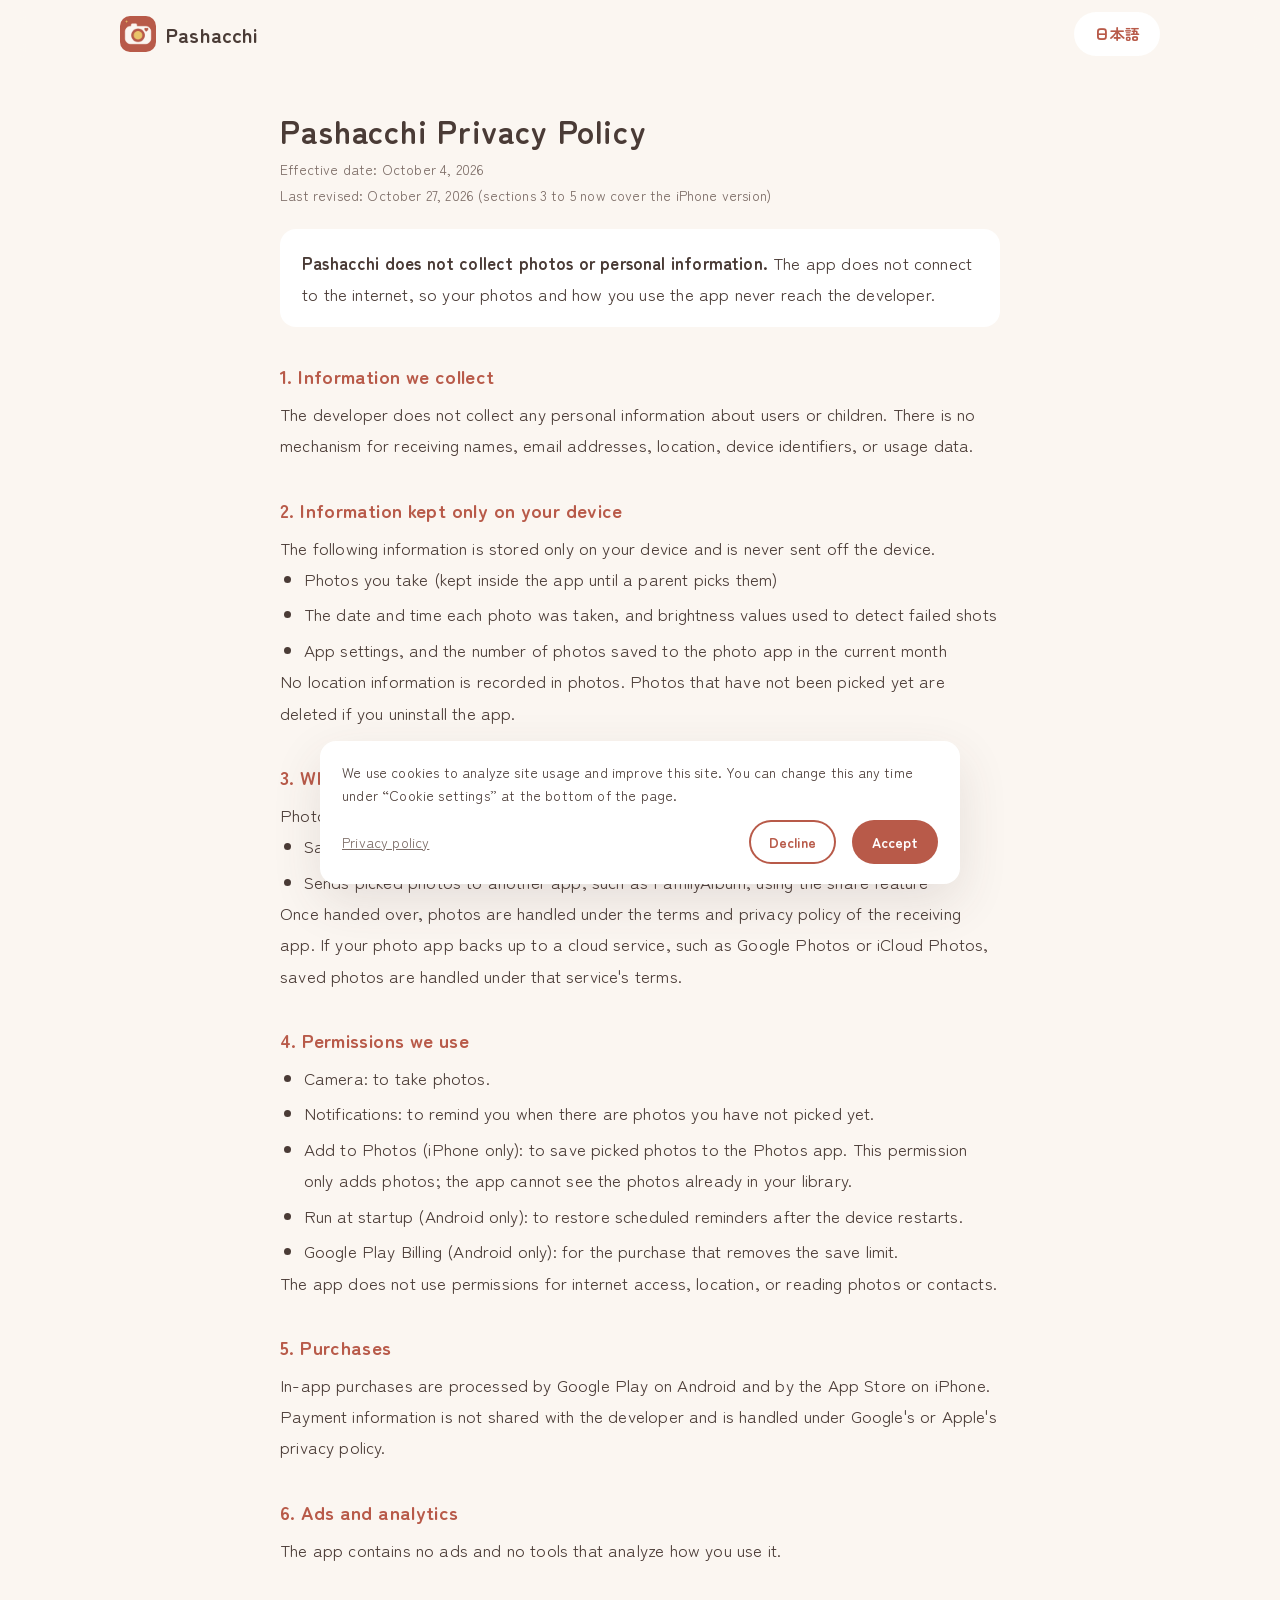
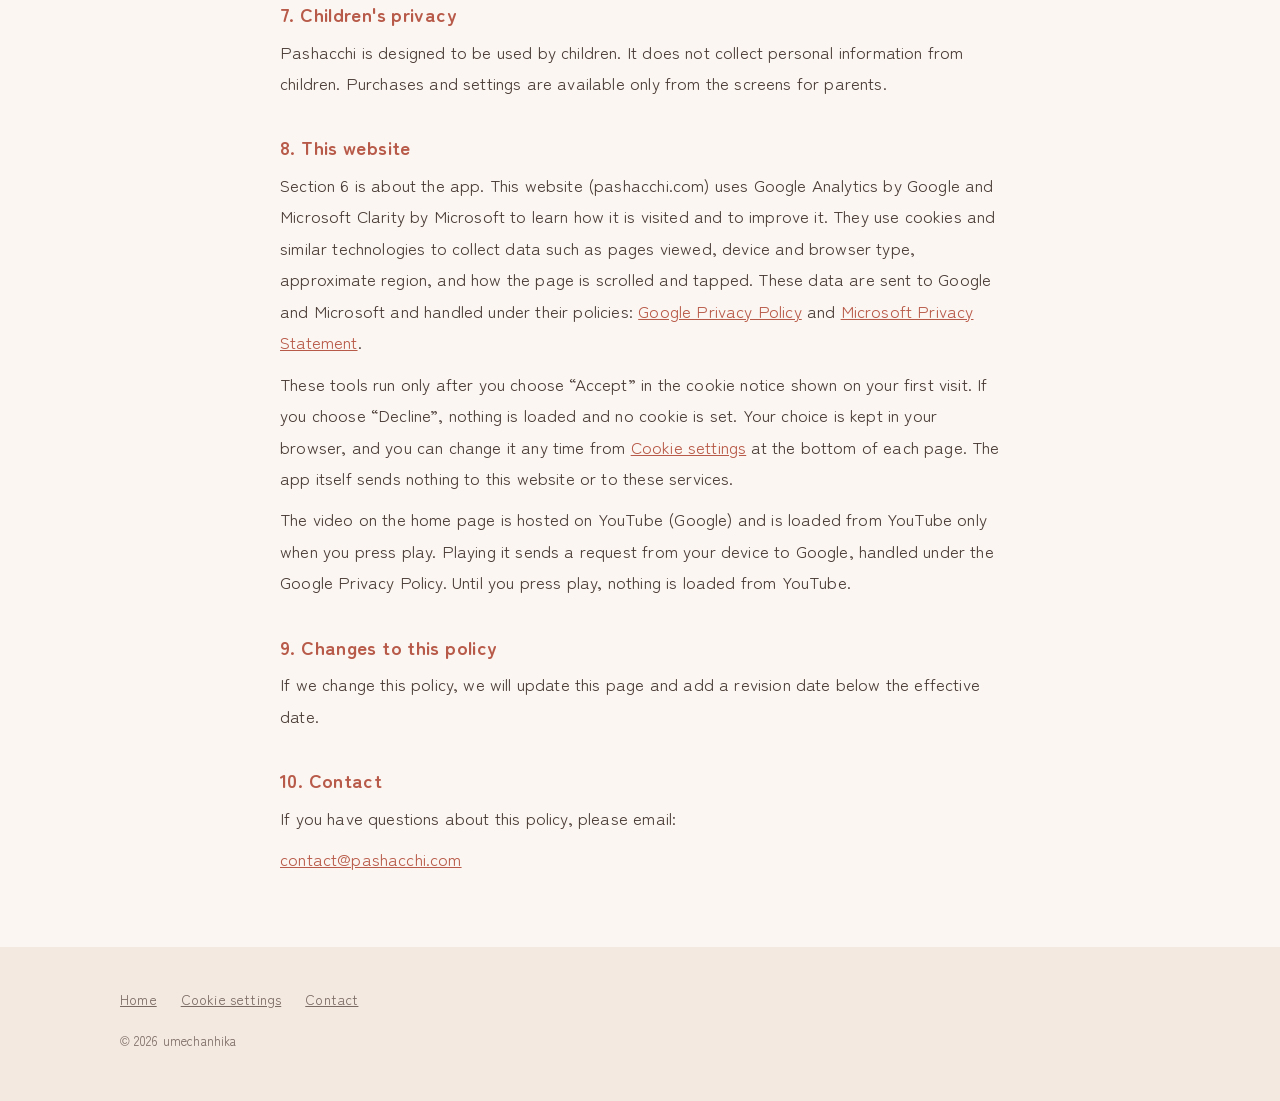
<file: privacy/index.html>
<!doctype html>
<html lang="en">
<head>
  <meta charset="utf-8">
  <meta name="viewport" content="width=device-width, initial-scale=1">
  <title>Privacy Policy | Pashacchi, kids' camera app for Android and iPhone</title>
  <meta name="description" content="Privacy policy for Pashacchi, a camera app for kids on Android and iPhone. The app does not collect photos or personal information.">
  <link rel="icon" href="../assets/favicon.png" type="image/png">
  <link rel="alternate" hreflang="en" href="https://pashacchi.com/privacy/">
  <link rel="alternate" hreflang="ja" href="https://pashacchi.com/ja/privacy/">
  <link rel="alternate" hreflang="x-default" href="https://pashacchi.com/privacy/">
  <link rel="canonical" href="https://pashacchi.com/privacy/">
  <meta name="robots" content="index,follow">
  <link rel="preload" href="../assets/fonts/zen-maru-gothic-400-base.woff2" as="font" type="font/woff2" crossorigin>
  <link rel="preload" href="../assets/fonts/zen-maru-gothic-700-base.woff2" as="font" type="font/woff2" crossorigin>
  <link rel="stylesheet" href="../fonts.css">
  <link rel="stylesheet" href="../style.css">
  <script async src="../analytics.js"></script>
</head>
<body>

  <header class="header">
    <div class="wrap">
      <a class="brand" href="../">
        <img src="../assets/icon-192.png" alt="" width="36" height="36">
        Pashacchi
      </a>
      <a class="btn btn--small btn--ghost" href="../ja/privacy/" hreflang="ja" lang="ja">日本語</a>
    </div>
  </header>

  <main class="legal">
    <div class="wrap">
        <h1>Pashacchi Privacy Policy</h1>
        <p class="meta">Effective date: October 4, 2026<br>Last revised: October 27, 2026 (sections 3 to 5 now cover the iPhone version)</p>

        <div class="summary">
          <p><strong>Pashacchi does not collect photos or personal information.</strong> The app does not connect to the internet, so your photos and how you use the app never reach the developer.</p>
        </div>

        <h2>1. Information we collect</h2>
        <p>The developer does not collect any personal information about users or children. There is no mechanism for receiving names, email addresses, location, device identifiers, or usage data.</p>

        <h2>2. Information kept only on your device</h2>
        <p>The following information is stored only on your device and is never sent off the device.</p>
        <ul>
          <li>Photos you take (kept inside the app until a parent picks them)</li>
          <li>The date and time each photo was taken, and brightness values used to detect failed shots</li>
          <li>App settings, and the number of photos saved to the photo app in the current month</li>
        </ul>
        <p>No location information is recorded in photos. Photos that have not been picked yet are deleted if you uninstall the app.</p>

        <h2>3. When photos leave the app</h2>
        <p>Photos leave the app only when a parent does one of the following.</p>
        <ul>
          <li>Saves picked photos to the device's photo app</li>
          <li>Sends picked photos to another app, such as FamilyAlbum, using the share feature</li>
        </ul>
        <p>Once handed over, photos are handled under the terms and privacy policy of the receiving app. If your photo app backs up to a cloud service, such as Google Photos or iCloud Photos, saved photos are handled under that service's terms.</p>

        <h2>4. Permissions we use</h2>
        <ul>
          <li>Camera: to take photos.</li>
          <li>Notifications: to remind you when there are photos you have not picked yet.</li>
          <li>Add to Photos (iPhone only): to save picked photos to the Photos app. This permission only adds photos; the app cannot see the photos already in your library.</li>
          <li>Run at startup (Android only): to restore scheduled reminders after the device restarts.</li>
          <li>Google Play Billing (Android only): for the purchase that removes the save limit.</li>
        </ul>
        <p>The app does not use permissions for internet access, location, or reading photos or contacts.</p>

        <h2>5. Purchases</h2>
        <p>In-app purchases are processed by Google Play on Android and by the App Store on iPhone. Payment information is not shared with the developer and is handled under Google's or Apple's privacy policy.</p>

        <h2>6. Ads and analytics</h2>
        <p>The app contains no ads and no tools that analyze how you use it.</p>

        <h2>7. Children's privacy</h2>
        <p>Pashacchi is designed to be used by children. It does not collect personal information from children. Purchases and settings are available only from the screens for parents.</p>

        <h2 id="cookies">8. This website</h2>
        <p>Section 6 is about the app. This website (pashacchi.com) uses Google Analytics by Google and Microsoft Clarity by Microsoft to learn how it is visited and to improve it. They use cookies and similar technologies to collect data such as pages viewed, device and browser type, approximate region, and how the page is scrolled and tapped. These data are sent to Google and Microsoft and handled under their policies: <a href="https://policies.google.com/privacy" rel="noopener">Google Privacy Policy</a> and <a href="https://privacy.microsoft.com/privacystatement" rel="noopener">Microsoft Privacy Statement</a>.</p>
        <p>These tools run only after you choose “Accept” in the cookie notice shown on your first visit. If you choose “Decline”, nothing is loaded and no cookie is set. Your choice is kept in your browser, and you can change it any time from <a href="#cookies" data-cookie-settings>Cookie settings</a> at the bottom of each page. The app itself sends nothing to this website or to these services.</p>
        <p>The video on the home page is hosted on YouTube (Google) and is loaded from YouTube only when you press play. Playing it sends a request from your device to Google, handled under the Google Privacy Policy. Until you press play, nothing is loaded from YouTube.</p>

        <h2>9. Changes to this policy</h2>
        <p>If we change this policy, we will update this page and add a revision date below the effective date.</p>

        <h2>10. Contact</h2>
        <p>If you have questions about this policy, please email:</p>
        <p><a href="mailto:contact@pashacchi.com">contact@pashacchi.com</a></p>
    </div>
  </main>

  <footer class="footer">
    <div class="wrap">
      <ul class="footer__links">
        <li><a href="../">Home</a></li>
        <li><a href="#cookies" data-cookie-settings>Cookie settings</a></li>
        <li><a href="mailto:contact@pashacchi.com">Contact</a></li>
      </ul>
      <small>&copy; 2026 umechanhika</small>
    </div>
  </footer>

</body>
</html>
</file>
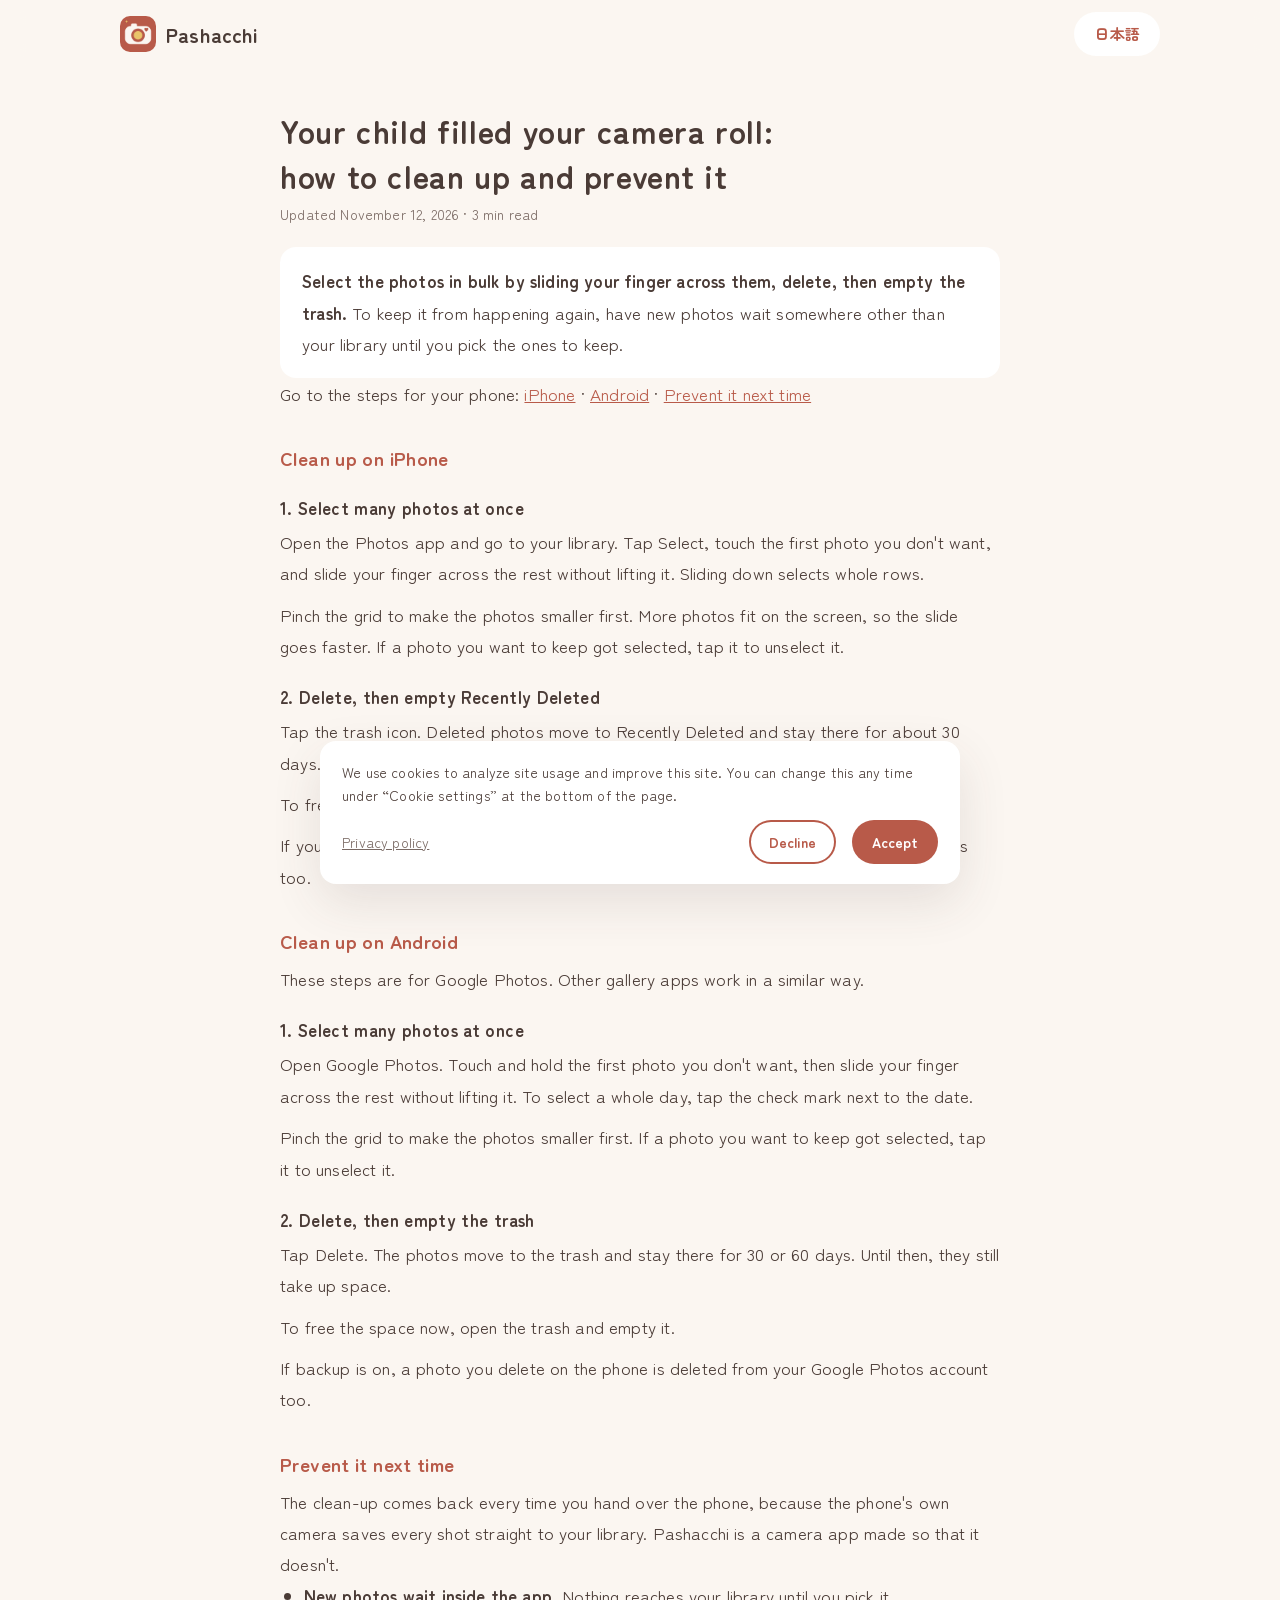
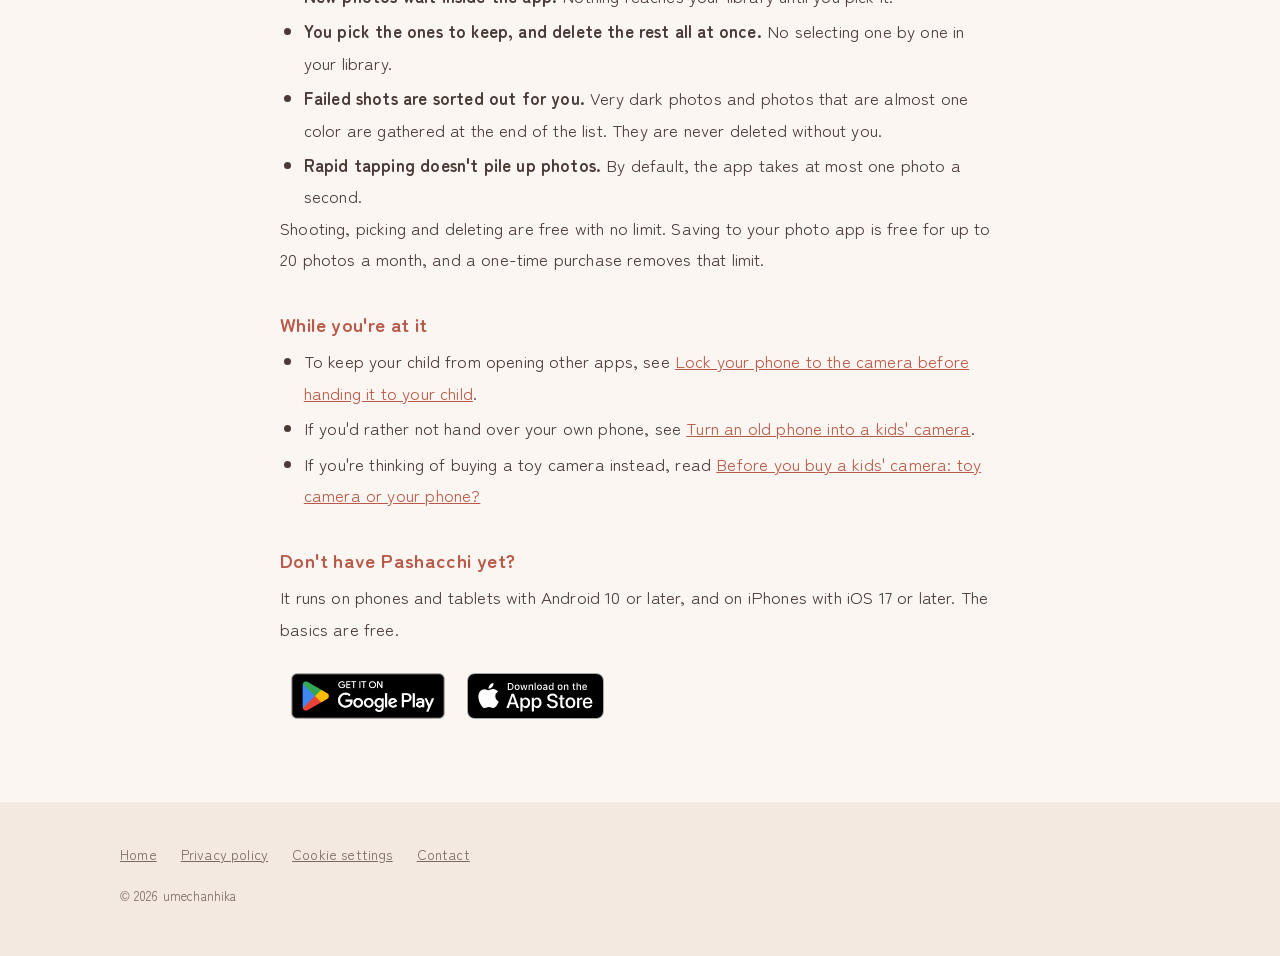
<file: guide/camera-roll-cleanup/index.html>
<!doctype html>
<html lang="en">
<head>
  <meta charset="utf-8">
  <meta name="viewport" content="width=device-width, initial-scale=1">
  <title>Your child filled your camera roll: how to clean up and prevent it | Pashacchi</title>
  <meta name="description" content="Your toddler took hundreds of blurry photos on your phone? How to select and delete them in bulk on iPhone and Android, and how to let your child keep shooting without the photos landing in your library.">
  <link rel="icon" href="../../assets/favicon.png" type="image/png">
  <link rel="apple-touch-icon" href="../../assets/icon-192.png">
  <link rel="alternate" hreflang="en" href="https://pashacchi.com/guide/camera-roll-cleanup/">
  <link rel="alternate" hreflang="ja" href="https://pashacchi.com/ja/guide/camera-roll-cleanup/">
  <link rel="alternate" hreflang="x-default" href="https://pashacchi.com/guide/camera-roll-cleanup/">
  <link rel="canonical" href="https://pashacchi.com/guide/camera-roll-cleanup/">
  <meta property="og:type" content="article">
  <meta property="og:title" content="Your child filled your camera roll: how to clean up and prevent it">
  <meta property="og:description" content="Select and delete a child&#x27;s photos in bulk on iPhone and Android, and let your child keep shooting without the photos landing in your library.">
  <meta property="og:image" content="https://pashacchi.com/assets/ogp-en.png">
  <meta property="og:url" content="https://pashacchi.com/guide/camera-roll-cleanup/">
  <meta property="og:locale" content="en_US">
  <meta name="twitter:card" content="summary_large_image">
  <link rel="preload" href="../../assets/fonts/zen-maru-gothic-400-base.woff2" as="font" type="font/woff2" crossorigin>
  <link rel="preload" href="../../assets/fonts/zen-maru-gothic-700-base.woff2" as="font" type="font/woff2" crossorigin>
  <link rel="stylesheet" href="../../fonts.css">
  <link rel="stylesheet" href="../../style.css">
  <script src="../../play-referrer.js" defer></script>
  <script async src="../../analytics.js"></script>
  <script type="application/ld+json">
[
  {
    "@context": "https://schema.org",
    "@type": "Article",
    "headline": "Your child filled your camera roll: how to clean up and prevent it",
    "description": "Your toddler took hundreds of blurry photos on your phone? How to select and delete them in bulk on iPhone and Android, and how to let your child keep shooting without the photos landing in your library.",
    "inLanguage": "en",
    "url": "https://pashacchi.com/guide/camera-roll-cleanup/",
    "mainEntityOfPage": "https://pashacchi.com/guide/camera-roll-cleanup/",
    "image": "https://pashacchi.com/assets/ogp-en.png",
    "datePublished": "2026-11-12T00:00:00+09:00",
    "dateModified": "2026-11-12T00:00:00+09:00",
    "author": {
      "@type": "Person",
      "name": "umechanhika"
    }
  },
  {
    "@context": "https://schema.org",
    "@type": "BreadcrumbList",
    "itemListElement": [
      {
        "@type": "ListItem",
        "position": 1,
        "name": "Pashacchi",
        "item": "https://pashacchi.com/"
      },
      {
        "@type": "ListItem",
        "position": 2,
        "name": "Your child filled your camera roll: how to clean up and prevent it",
        "item": "https://pashacchi.com/guide/camera-roll-cleanup/"
      }
    ]
  }
]
  </script>
</head>
<body>

  <header class="header">
    <div class="wrap">
      <a class="brand" href="../../">
        <img src="../../assets/icon-192.png" alt="" width="36" height="36">
        Pashacchi
      </a>
      <a class="btn btn--small btn--ghost" href="../../ja/guide/camera-roll-cleanup/" hreflang="ja" lang="ja">日本語</a>
    </div>
  </header>

  <main class="legal">
    <div class="wrap">
        <h1>Your child filled your camera roll: how to clean up and prevent it</h1>
        <p class="meta">Updated <time datetime="2026-11-12">November 12, 2026</time> · 3 min read</p>

        <div class="summary">
          <p><strong>Select the photos in bulk by sliding your finger across them, delete, then empty the trash.</strong> To keep it from happening again, have new photos wait somewhere other than your library until you pick the ones to keep.</p>
        </div>

        <p>Go to the steps for your phone: <a href="#iphone">iPhone</a> · <a href="#android">Android</a> · <a href="#prevent">Prevent it next time</a></p>

        <h2 id="iphone">Clean up on iPhone</h2>

        <h3>1. Select many photos at once</h3>
        <p>Open the Photos app and go to your library. Tap Select, touch the first photo you don't want, and slide your finger across the rest without lifting it. Sliding down selects whole rows.</p>
        <p>Pinch the grid to make the photos smaller first. More photos fit on the screen, so the slide goes faster. If a photo you want to keep got selected, tap it to unselect it.</p>

        <h3>2. Delete, then empty Recently Deleted</h3>
        <p>Tap the trash icon. Deleted photos move to Recently Deleted and stay there for about 30 days. Until then, they still take up space.</p>
        <p>To free the space now, open Recently Deleted, tap Select, and delete everything.</p>
        <p>If you use iCloud Photos, a photo you delete on the phone is deleted on your other devices too.</p>

        <h2 id="android">Clean up on Android</h2>
        <p>These steps are for Google Photos. Other gallery apps work in a similar way.</p>

        <h3>1. Select many photos at once</h3>
        <p>Open Google Photos. Touch and hold the first photo you don't want, then slide your finger across the rest without lifting it. To select a whole day, tap the check mark next to the date.</p>
        <p>Pinch the grid to make the photos smaller first. If a photo you want to keep got selected, tap it to unselect it.</p>

        <h3>2. Delete, then empty the trash</h3>
        <p>Tap Delete. The photos move to the trash and stay there for 30 or 60 days. Until then, they still take up space.</p>
        <p>To free the space now, open the trash and empty it.</p>
        <p>If backup is on, a photo you delete on the phone is deleted from your Google Photos account too.</p>

        <h2 id="prevent">Prevent it next time</h2>
        <p>The clean-up comes back every time you hand over the phone, because the phone's own camera saves every shot straight to your library. Pashacchi is a camera app made so that it doesn't.</p>
        <ul>
          <li><strong>New photos wait inside the app.</strong> Nothing reaches your library until you pick it.</li>
          <li><strong>You pick the ones to keep, and delete the rest all at once.</strong> No selecting one by one in your library.</li>
          <li><strong>Failed shots are sorted out for you.</strong> Very dark photos and photos that are almost one color are gathered at the end of the list. They are never deleted without you.</li>
          <li><strong>Rapid tapping doesn't pile up photos.</strong> By default, the app takes at most one photo a second.</li>
        </ul>
        <p>Shooting, picking and deleting are free with no limit. Saving to your photo app is free for up to 20 photos a month, and a one-time purchase removes that limit.</p>

        <h2>While you're at it</h2>
        <ul>
          <li>To keep your child from opening other apps, see <a href="../lock-to-camera/">Lock your phone to the camera before handing it to your child</a>.</li>
          <li>If you'd rather not hand over your own phone, see <a href="../old-phone/">Turn an old phone into a kids' camera</a>.</li>
          <li>If you're thinking of buying a toy camera instead, read <a href="../toy-camera-or-phone/">Before you buy a kids' camera: toy camera or your phone?</a></li>
        </ul>

        <h2>Don't have Pashacchi yet?</h2>
        <p>It runs on phones and tablets with Android 10 or later, and on iPhones with iOS 17 or later. The basics are free.</p>
        <p class="badges"><a class="badge" data-store="google_play" data-position="guide-camera-roll-cleanup" href="https://play.google.com/store/apps/details?id=com.umechanhika.kidscamera&amp;referrer=utm_source%3Dpashacchi-site%26utm_medium%3Dwebsite%26utm_campaign%3Dlanding%26utm_content%3Den-guide-camera-roll-cleanup"><img src="../../assets/google-play-badge-en.png" alt="Get it on Google Play" width="646" height="250"></a><a class="badge badge--app-store" data-store="app_store" data-position="guide-camera-roll-cleanup" href="https://apps.apple.com/app/id6825766253?pt=120353633&amp;ct=en-guide-camera-roll-cleanup&amp;mt=8"><img src="../../assets/app-store-badge-en.svg" alt="Download on the App Store" width="120" height="40"></a></p>
    </div>
  </main>

  <footer class="footer">
    <div class="wrap">
      <ul class="footer__links">
        <li><a href="../../">Home</a></li>
        <li><a href="../../privacy/">Privacy policy</a></li>
        <li><a href="../../privacy/#cookies" data-cookie-settings>Cookie settings</a></li>
        <li><a href="mailto:contact@pashacchi.com">Contact</a></li>
      </ul>
      <small>&copy; 2026 umechanhika</small>
    </div>
  </footer>

</body>
</html>
</file>
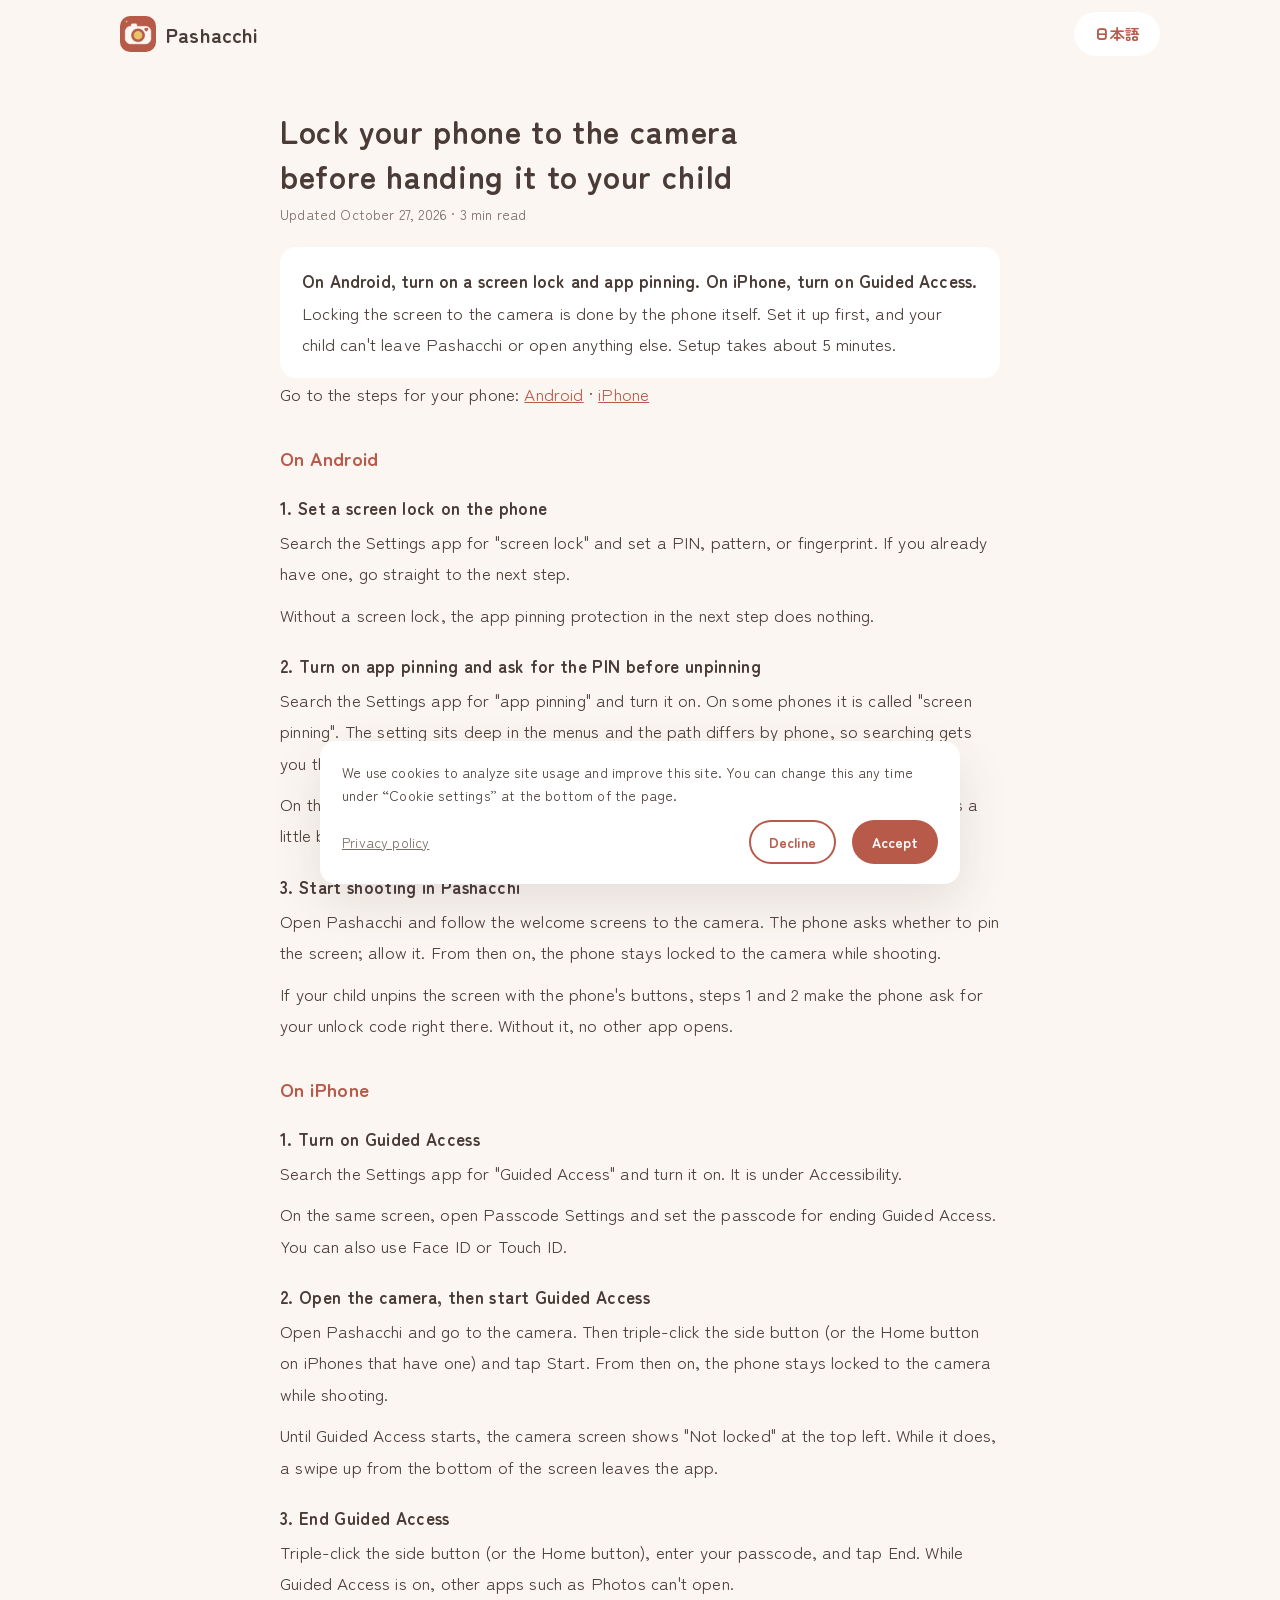
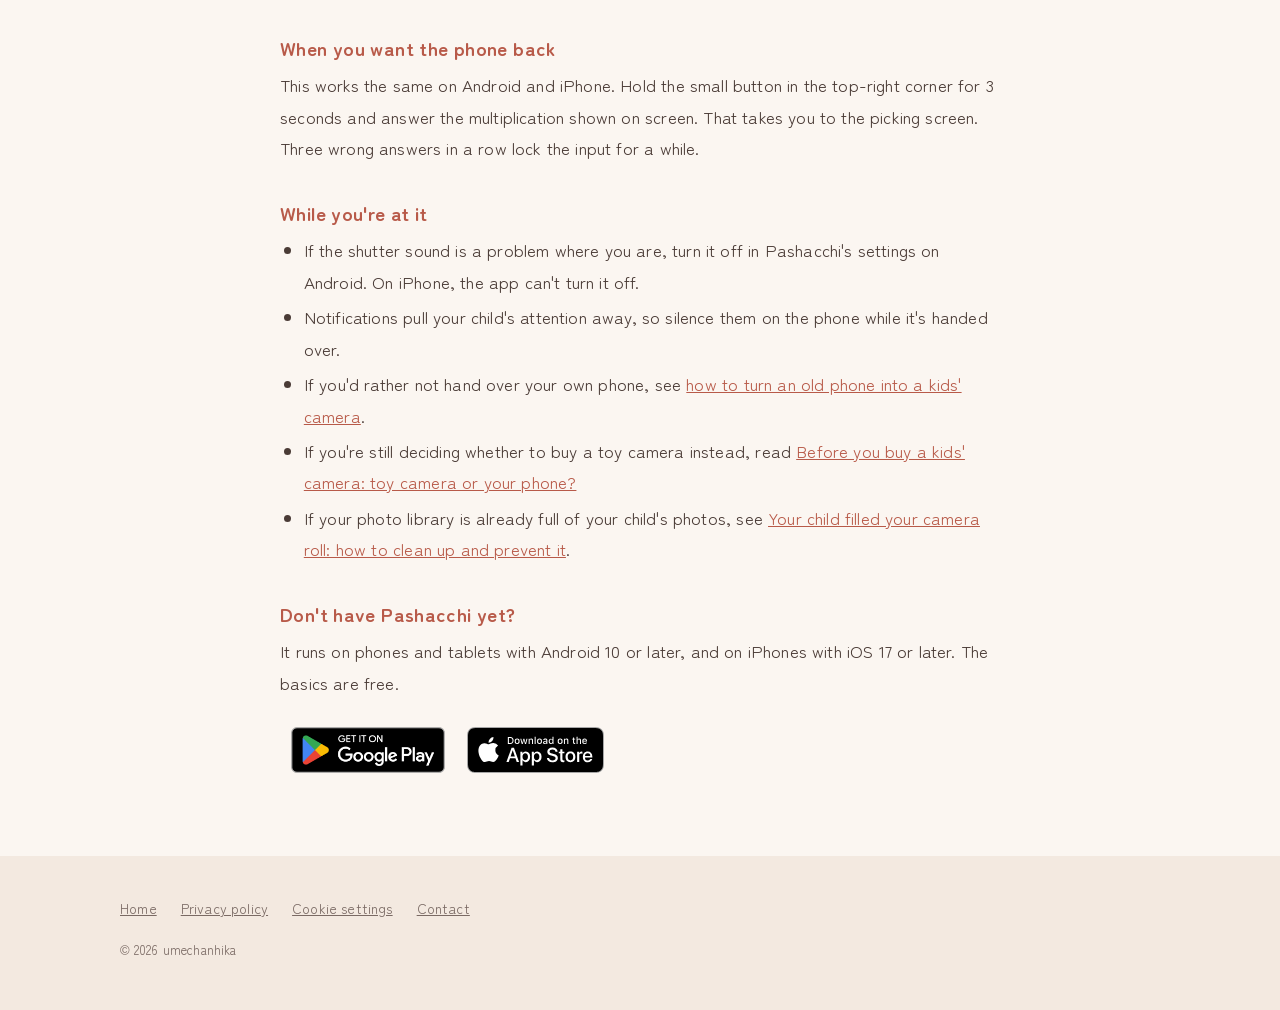
<file: guide/lock-to-camera/index.html>
<!doctype html>
<html lang="en">
<head>
  <meta charset="utf-8">
  <meta name="viewport" content="width=device-width, initial-scale=1">
  <title>Lock your phone to the camera before handing it to your child | Pashacchi</title>
  <meta name="description" content="Settings to turn on before handing your phone to your child: a screen lock and app pinning on Android, Guided Access on iPhone. With them, the phone stays locked to the camera while shooting and opens nothing else.">
  <link rel="icon" href="../../assets/favicon.png" type="image/png">
  <link rel="apple-touch-icon" href="../../assets/icon-192.png">
  <link rel="alternate" hreflang="en" href="https://pashacchi.com/guide/lock-to-camera/">
  <link rel="alternate" hreflang="ja" href="https://pashacchi.com/ja/guide/lock-to-camera/">
  <link rel="alternate" hreflang="x-default" href="https://pashacchi.com/guide/lock-to-camera/">
  <link rel="canonical" href="https://pashacchi.com/guide/lock-to-camera/">
  <meta property="og:type" content="article">
  <meta property="og:title" content="Lock your phone to the camera before handing it to your child">
  <meta property="og:description" content="On Android, a screen lock and app pinning. On iPhone, Guided Access. The phone stays locked to the camera while shooting and opens nothing else.">
  <meta property="og:image" content="https://pashacchi.com/assets/ogp-en.png">
  <meta property="og:url" content="https://pashacchi.com/guide/lock-to-camera/">
  <meta property="og:locale" content="en_US">
  <meta name="twitter:card" content="summary_large_image">
  <link rel="preload" href="../../assets/fonts/zen-maru-gothic-400-base.woff2" as="font" type="font/woff2" crossorigin>
  <link rel="preload" href="../../assets/fonts/zen-maru-gothic-700-base.woff2" as="font" type="font/woff2" crossorigin>
  <link rel="stylesheet" href="../../fonts.css">
  <link rel="stylesheet" href="../../style.css">
  <script src="../../play-referrer.js" defer></script>
  <script async src="../../analytics.js"></script>
  <script type="application/ld+json">
[
  {
    "@context": "https://schema.org",
    "@type": "Article",
    "headline": "Lock your phone to the camera before handing it to your child",
    "description": "Settings to turn on before handing your phone to your child: a screen lock and app pinning on Android, Guided Access on iPhone. With them, the phone stays locked to the camera while shooting and opens nothing else.",
    "inLanguage": "en",
    "url": "https://pashacchi.com/guide/lock-to-camera/",
    "mainEntityOfPage": "https://pashacchi.com/guide/lock-to-camera/",
    "image": "https://pashacchi.com/assets/ogp-en.png",
    "datePublished": "2026-10-22T00:00:00+09:00",
    "dateModified": "2026-10-27T00:00:00+09:00",
    "author": {
      "@type": "Person",
      "name": "umechanhika"
    }
  },
  {
    "@context": "https://schema.org",
    "@type": "BreadcrumbList",
    "itemListElement": [
      {
        "@type": "ListItem",
        "position": 1,
        "name": "Pashacchi",
        "item": "https://pashacchi.com/"
      },
      {
        "@type": "ListItem",
        "position": 2,
        "name": "Lock your phone to the camera before handing it to your child",
        "item": "https://pashacchi.com/guide/lock-to-camera/"
      }
    ]
  }
]
  </script>
</head>
<body>

  <header class="header">
    <div class="wrap">
      <a class="brand" href="../../">
        <img src="../../assets/icon-192.png" alt="" width="36" height="36">
        Pashacchi
      </a>
      <a class="btn btn--small btn--ghost" href="../../ja/guide/lock-to-camera/" hreflang="ja" lang="ja">日本語</a>
    </div>
  </header>

  <main class="legal">
    <div class="wrap">
        <h1>Lock your phone to the camera before handing it to your child</h1>
        <p class="meta">Updated <time datetime="2026-10-27">October 27, 2026</time> · 3 min read</p>

        <div class="summary">
          <p><strong>On Android, turn on a screen lock and app pinning. On iPhone, turn on Guided Access.</strong> Locking the screen to the camera is done by the phone itself. Set it up first, and your child can't leave Pashacchi or open anything else. Setup takes about 5 minutes.</p>
        </div>

        <p>Go to the steps for your phone: <a href="#android">Android</a> · <a href="#iphone">iPhone</a></p>

        <h2 id="android">On Android</h2>

        <h3>1. Set a screen lock on the phone</h3>
        <p>Search the Settings app for "screen lock" and set a PIN, pattern, or fingerprint. If you already have one, go straight to the next step.</p>
        <p>Without a screen lock, the app pinning protection in the next step does nothing.</p>

        <h3>2. Turn on app pinning and ask for the PIN before unpinning</h3>
        <p>Search the Settings app for "app pinning" and turn it on. On some phones it is called "screen pinning". The setting sits deep in the menus and the path differs by phone, so searching gets you there faster than browsing.</p>
        <p>On the same screen, turn on "Ask for PIN before unpinning". The exact wording also differs a little by phone.</p>

        <h3>3. Start shooting in Pashacchi</h3>
        <p>Open Pashacchi and follow the welcome screens to the camera. The phone asks whether to pin the screen; allow it. From then on, the phone stays locked to the camera while shooting.</p>
        <p>If your child unpins the screen with the phone's buttons, steps 1 and 2 make the phone ask for your unlock code right there. Without it, no other app opens.</p>

        <h2 id="iphone">On iPhone</h2>

        <h3>1. Turn on Guided Access</h3>
        <p>Search the Settings app for "Guided Access" and turn it on. It is under Accessibility.</p>
        <p>On the same screen, open Passcode Settings and set the passcode for ending Guided Access. You can also use Face ID or Touch ID.</p>

        <h3>2. Open the camera, then start Guided Access</h3>
        <p>Open Pashacchi and go to the camera. Then triple-click the side button (or the Home button on iPhones that have one) and tap Start. From then on, the phone stays locked to the camera while shooting.</p>
        <p>Until Guided Access starts, the camera screen shows "Not locked" at the top left. While it does, a swipe up from the bottom of the screen leaves the app.</p>

        <h3>3. End Guided Access</h3>
        <p>Triple-click the side button (or the Home button), enter your passcode, and tap End. While Guided Access is on, other apps such as Photos can't open.</p>

        <h2>When you want the phone back</h2>
        <p>This works the same on Android and iPhone. Hold the small button in the top-right corner for 3 seconds and answer the multiplication shown on screen. That takes you to the picking screen. Three wrong answers in a row lock the input for a while.</p>

        <h2>While you're at it</h2>
        <ul>
          <li>If the shutter sound is a problem where you are, turn it off in Pashacchi's settings on Android. On iPhone, the app can't turn it off.</li>
          <li>Notifications pull your child's attention away, so silence them on the phone while it's handed over.</li>
          <li>If you'd rather not hand over your own phone, see <a href="../old-phone/">how to turn an old phone into a kids' camera</a>.</li>
          <li>If you're still deciding whether to buy a toy camera instead, read <a href="../toy-camera-or-phone/">Before you buy a kids' camera: toy camera or your phone?</a></li>
          <li>If your photo library is already full of your child's photos, see <a href="../camera-roll-cleanup/">Your child filled your camera roll: how to clean up and prevent it</a>.</li>
        </ul>

        <h2>Don't have Pashacchi yet?</h2>
        <p>It runs on phones and tablets with Android 10 or later, and on iPhones with iOS 17 or later. The basics are free.</p>
        <p class="badges"><a class="badge" data-store="google_play" data-position="guide-lock-to-camera" href="https://play.google.com/store/apps/details?id=com.umechanhika.kidscamera&amp;referrer=utm_source%3Dpashacchi-site%26utm_medium%3Dwebsite%26utm_campaign%3Dlanding%26utm_content%3Den-guide-lock-to-camera"><img src="../../assets/google-play-badge-en.png" alt="Get it on Google Play" width="646" height="250"></a><a class="badge badge--app-store" data-store="app_store" data-position="guide-lock-to-camera" href="https://apps.apple.com/app/id6825766253?pt=120353633&amp;ct=en-guide-lock-to-camera&amp;mt=8"><img src="../../assets/app-store-badge-en.svg" alt="Download on the App Store" width="120" height="40"></a></p>
    </div>
  </main>

  <footer class="footer">
    <div class="wrap">
      <ul class="footer__links">
        <li><a href="../../">Home</a></li>
        <li><a href="../../privacy/">Privacy policy</a></li>
        <li><a href="../../privacy/#cookies" data-cookie-settings>Cookie settings</a></li>
        <li><a href="mailto:contact@pashacchi.com">Contact</a></li>
      </ul>
      <small>&copy; 2026 umechanhika</small>
    </div>
  </footer>

</body>
</html>
</file>
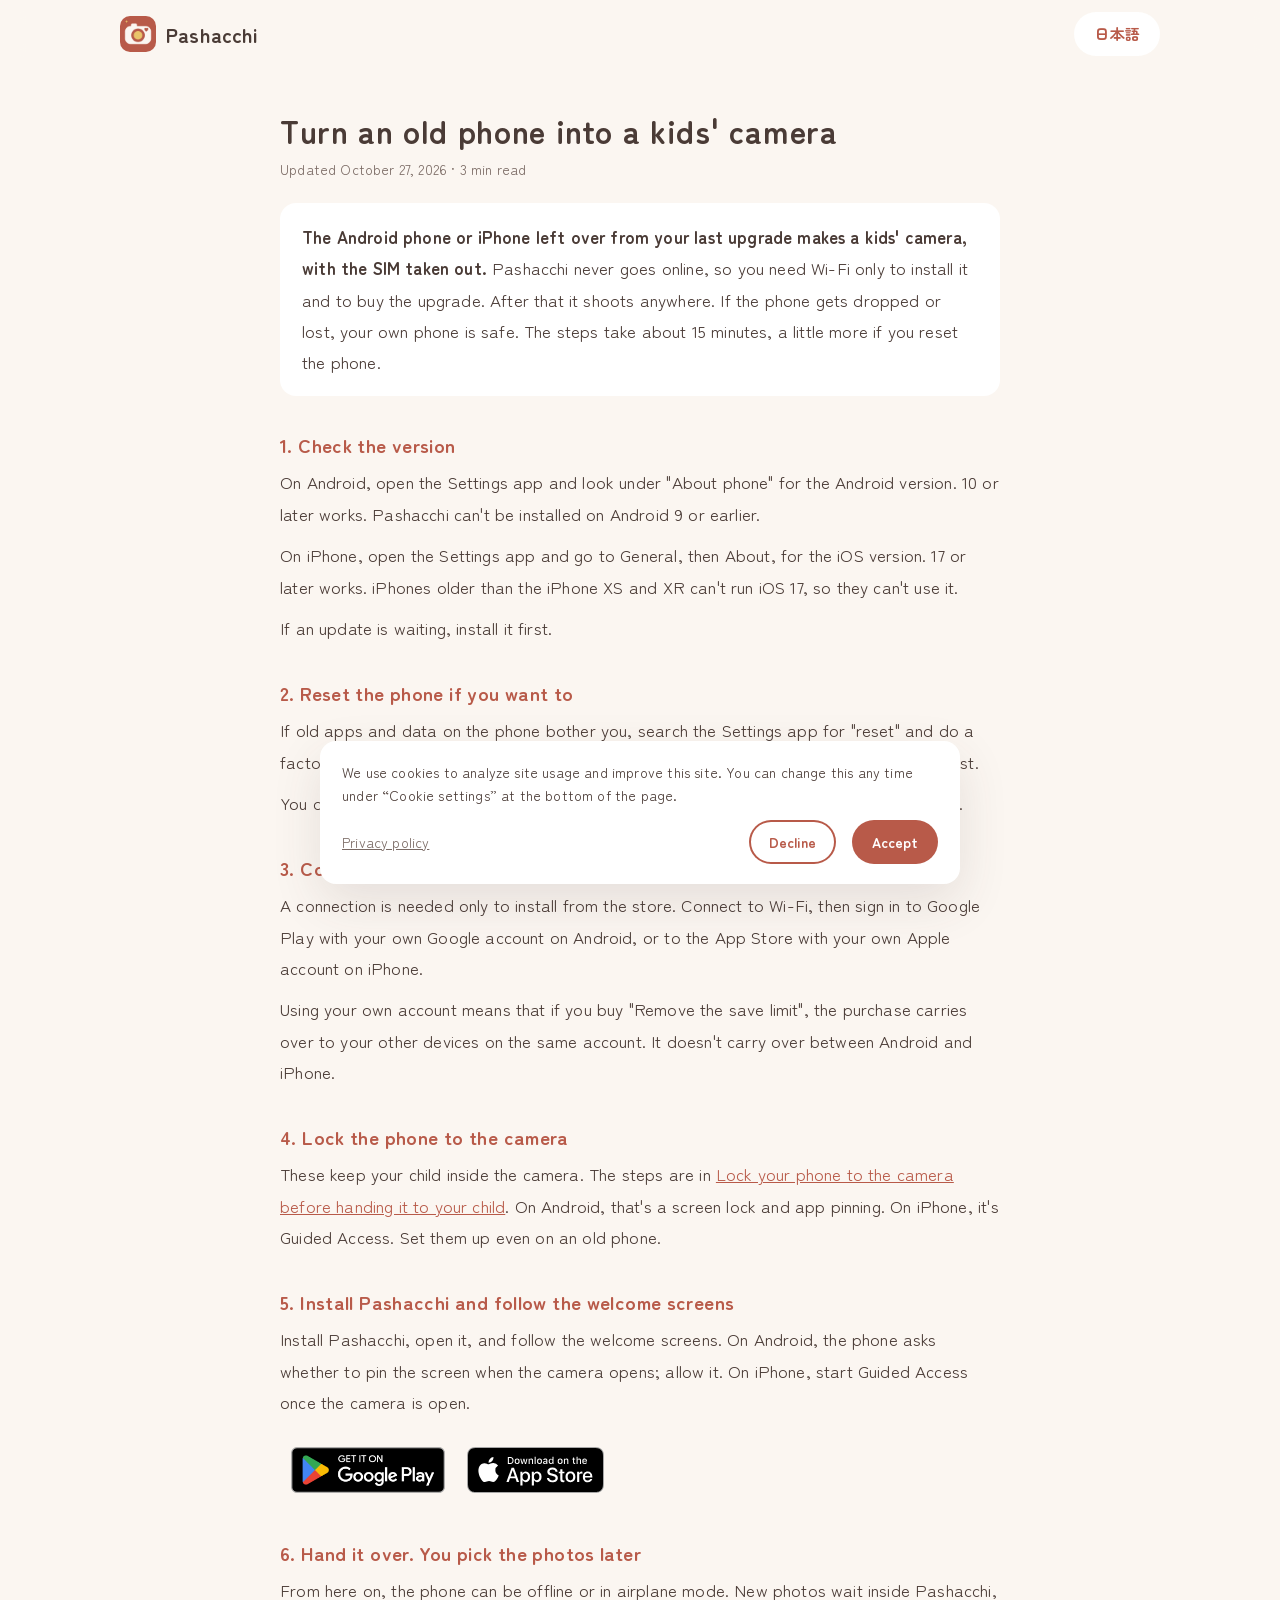
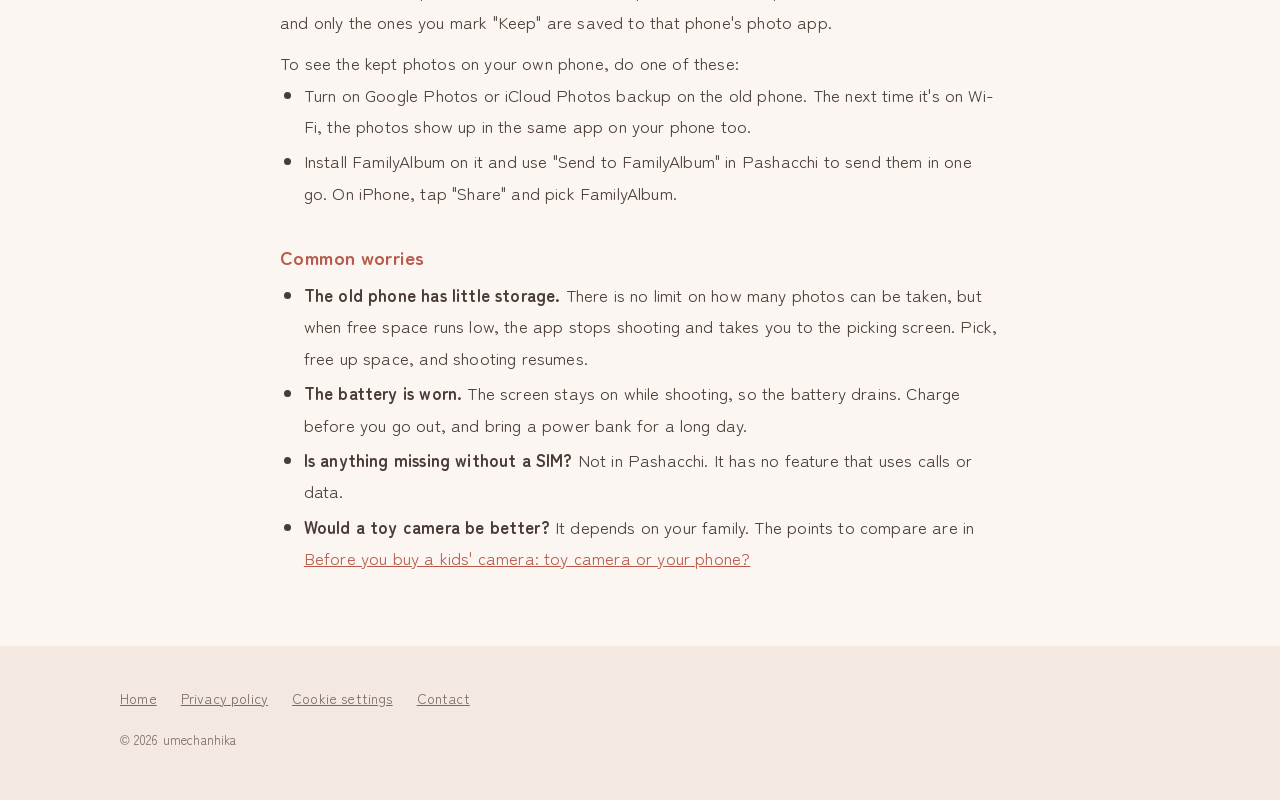
<file: guide/old-phone/index.html>
<!doctype html>
<html lang="en">
<head>
  <meta charset="utf-8">
  <meta name="viewport" content="width=device-width, initial-scale=1">
  <title>Turn an old phone into a kids' camera | Pashacchi</title>
  <meta name="description" content="How to turn the Android phone or iPhone you no longer use into a kids' camera, with no SIM. Any phone on Android 10 or later, or any iPhone on iOS 17 or later, works. You need Wi-Fi only to install; after that it shoots anywhere.">
  <link rel="icon" href="../../assets/favicon.png" type="image/png">
  <link rel="apple-touch-icon" href="../../assets/icon-192.png">
  <link rel="alternate" hreflang="en" href="https://pashacchi.com/guide/old-phone/">
  <link rel="alternate" hreflang="ja" href="https://pashacchi.com/ja/guide/old-phone/">
  <link rel="alternate" hreflang="x-default" href="https://pashacchi.com/guide/old-phone/">
  <link rel="canonical" href="https://pashacchi.com/guide/old-phone/">
  <meta property="og:type" content="article">
  <meta property="og:title" content="Turn an old phone into a kids' camera">
  <meta property="og:description" content="The Android phone or iPhone you no longer use becomes a kids' camera, with no SIM. Wi-Fi is needed only to install; after that it shoots anywhere.">
  <meta property="og:image" content="https://pashacchi.com/assets/ogp-en.png">
  <meta property="og:url" content="https://pashacchi.com/guide/old-phone/">
  <meta property="og:locale" content="en_US">
  <meta name="twitter:card" content="summary_large_image">
  <link rel="preload" href="../../assets/fonts/zen-maru-gothic-400-base.woff2" as="font" type="font/woff2" crossorigin>
  <link rel="preload" href="../../assets/fonts/zen-maru-gothic-700-base.woff2" as="font" type="font/woff2" crossorigin>
  <link rel="stylesheet" href="../../fonts.css">
  <link rel="stylesheet" href="../../style.css">
  <script src="../../play-referrer.js" defer></script>
  <script async src="../../analytics.js"></script>
  <script type="application/ld+json">
[
  {
    "@context": "https://schema.org",
    "@type": "Article",
    "headline": "Turn an old phone into a kids' camera",
    "description": "How to turn the Android phone or iPhone you no longer use into a kids' camera, with no SIM. Any phone on Android 10 or later, or any iPhone on iOS 17 or later, works. You need Wi-Fi only to install; after that it shoots anywhere.",
    "inLanguage": "en",
    "url": "https://pashacchi.com/guide/old-phone/",
    "mainEntityOfPage": "https://pashacchi.com/guide/old-phone/",
    "image": "https://pashacchi.com/assets/ogp-en.png",
    "datePublished": "2026-10-22T00:00:00+09:00",
    "dateModified": "2026-10-27T00:00:00+09:00",
    "author": {
      "@type": "Person",
      "name": "umechanhika"
    }
  },
  {
    "@context": "https://schema.org",
    "@type": "BreadcrumbList",
    "itemListElement": [
      {
        "@type": "ListItem",
        "position": 1,
        "name": "Pashacchi",
        "item": "https://pashacchi.com/"
      },
      {
        "@type": "ListItem",
        "position": 2,
        "name": "Turn an old phone into a kids' camera",
        "item": "https://pashacchi.com/guide/old-phone/"
      }
    ]
  }
]
  </script>
</head>
<body>

  <header class="header">
    <div class="wrap">
      <a class="brand" href="../../">
        <img src="../../assets/icon-192.png" alt="" width="36" height="36">
        Pashacchi
      </a>
      <a class="btn btn--small btn--ghost" href="../../ja/guide/old-phone/" hreflang="ja" lang="ja">日本語</a>
    </div>
  </header>

  <main class="legal">
    <div class="wrap">
        <h1>Turn an old phone into a kids' camera</h1>
        <p class="meta">Updated <time datetime="2026-10-27">October 27, 2026</time> · 3 min read</p>

        <div class="summary">
          <p><strong>The Android phone or iPhone left over from your last upgrade makes a kids' camera, with the SIM taken out.</strong> Pashacchi never goes online, so you need Wi-Fi only to install it and to buy the upgrade. After that it shoots anywhere. If the phone gets dropped or lost, your own phone is safe. The steps take about 15 minutes, a little more if you reset the phone.</p>
        </div>

        <h2>1. Check the version</h2>
        <p>On Android, open the Settings app and look under "About phone" for the Android version. 10 or later works. Pashacchi can't be installed on Android 9 or earlier.</p>
        <p>On iPhone, open the Settings app and go to General, then About, for the iOS version. 17 or later works. iPhones older than the iPhone XS and XR can't run iOS 17, so they can't use it.</p>
        <p>If an update is waiting, install it first.</p>

        <h2>2. Reset the phone if you want to</h2>
        <p>If old apps and data on the phone bother you, search the Settings app for "reset" and do a factory reset. Move anything you want to keep, like photos and contacts, off the phone first.</p>
        <p>You don't have to reset. If you skip it, uninstall the apps you don't want your child to touch.</p>

        <h2>3. Connect to Wi-Fi and sign in to the store with your own account</h2>
        <p>A connection is needed only to install from the store. Connect to Wi-Fi, then sign in to Google Play with your own Google account on Android, or to the App Store with your own Apple account on iPhone.</p>
        <p>Using your own account means that if you buy "Remove the save limit", the purchase carries over to your other devices on the same account. It doesn't carry over between Android and iPhone.</p>

        <h2>4. Lock the phone to the camera</h2>
        <p>These keep your child inside the camera. The steps are in <a href="../lock-to-camera/">Lock your phone to the camera before handing it to your child</a>. On Android, that's a screen lock and app pinning. On iPhone, it's Guided Access. Set them up even on an old phone.</p>

        <h2>5. Install Pashacchi and follow the welcome screens</h2>
        <p>Install Pashacchi, open it, and follow the welcome screens. On Android, the phone asks whether to pin the screen when the camera opens; allow it. On iPhone, start Guided Access once the camera is open.</p>
        <p class="badges"><a class="badge" data-store="google_play" data-position="guide-old-phone" href="https://play.google.com/store/apps/details?id=com.umechanhika.kidscamera&amp;referrer=utm_source%3Dpashacchi-site%26utm_medium%3Dwebsite%26utm_campaign%3Dlanding%26utm_content%3Den-guide-old-phone"><img src="../../assets/google-play-badge-en.png" alt="Get it on Google Play" width="646" height="250"></a><a class="badge badge--app-store" data-store="app_store" data-position="guide-old-phone" href="https://apps.apple.com/app/id6825766253?pt=120353633&amp;ct=en-guide-old-phone&amp;mt=8"><img src="../../assets/app-store-badge-en.svg" alt="Download on the App Store" width="120" height="40"></a></p>

        <h2>6. Hand it over. You pick the photos later</h2>
        <p>From here on, the phone can be offline or in airplane mode. New photos wait inside Pashacchi, and only the ones you mark "Keep" are saved to that phone's photo app.</p>
        <p>To see the kept photos on your own phone, do one of these:</p>
        <ul>
          <li>Turn on Google Photos or iCloud Photos backup on the old phone. The next time it's on Wi-Fi, the photos show up in the same app on your phone too.</li>
          <li>Install FamilyAlbum on it and use "Send to FamilyAlbum" in Pashacchi to send them in one go. On iPhone, tap "Share" and pick FamilyAlbum.</li>
        </ul>

        <h2>Common worries</h2>
        <ul>
          <li><strong>The old phone has little storage.</strong> There is no limit on how many photos can be taken, but when free space runs low, the app stops shooting and takes you to the picking screen. Pick, free up space, and shooting resumes.</li>
          <li><strong>The battery is worn.</strong> The screen stays on while shooting, so the battery drains. Charge before you go out, and bring a power bank for a long day.</li>
          <li><strong>Is anything missing without a SIM?</strong> Not in Pashacchi. It has no feature that uses calls or data.</li>
          <li><strong>Would a toy camera be better?</strong> It depends on your family. The points to compare are in <a href="../toy-camera-or-phone/">Before you buy a kids' camera: toy camera or your phone?</a></li>
        </ul>
    </div>
  </main>

  <footer class="footer">
    <div class="wrap">
      <ul class="footer__links">
        <li><a href="../../">Home</a></li>
        <li><a href="../../privacy/">Privacy policy</a></li>
        <li><a href="../../privacy/#cookies" data-cookie-settings>Cookie settings</a></li>
        <li><a href="mailto:contact@pashacchi.com">Contact</a></li>
      </ul>
      <small>&copy; 2026 umechanhika</small>
    </div>
  </footer>

</body>
</html>
</file>
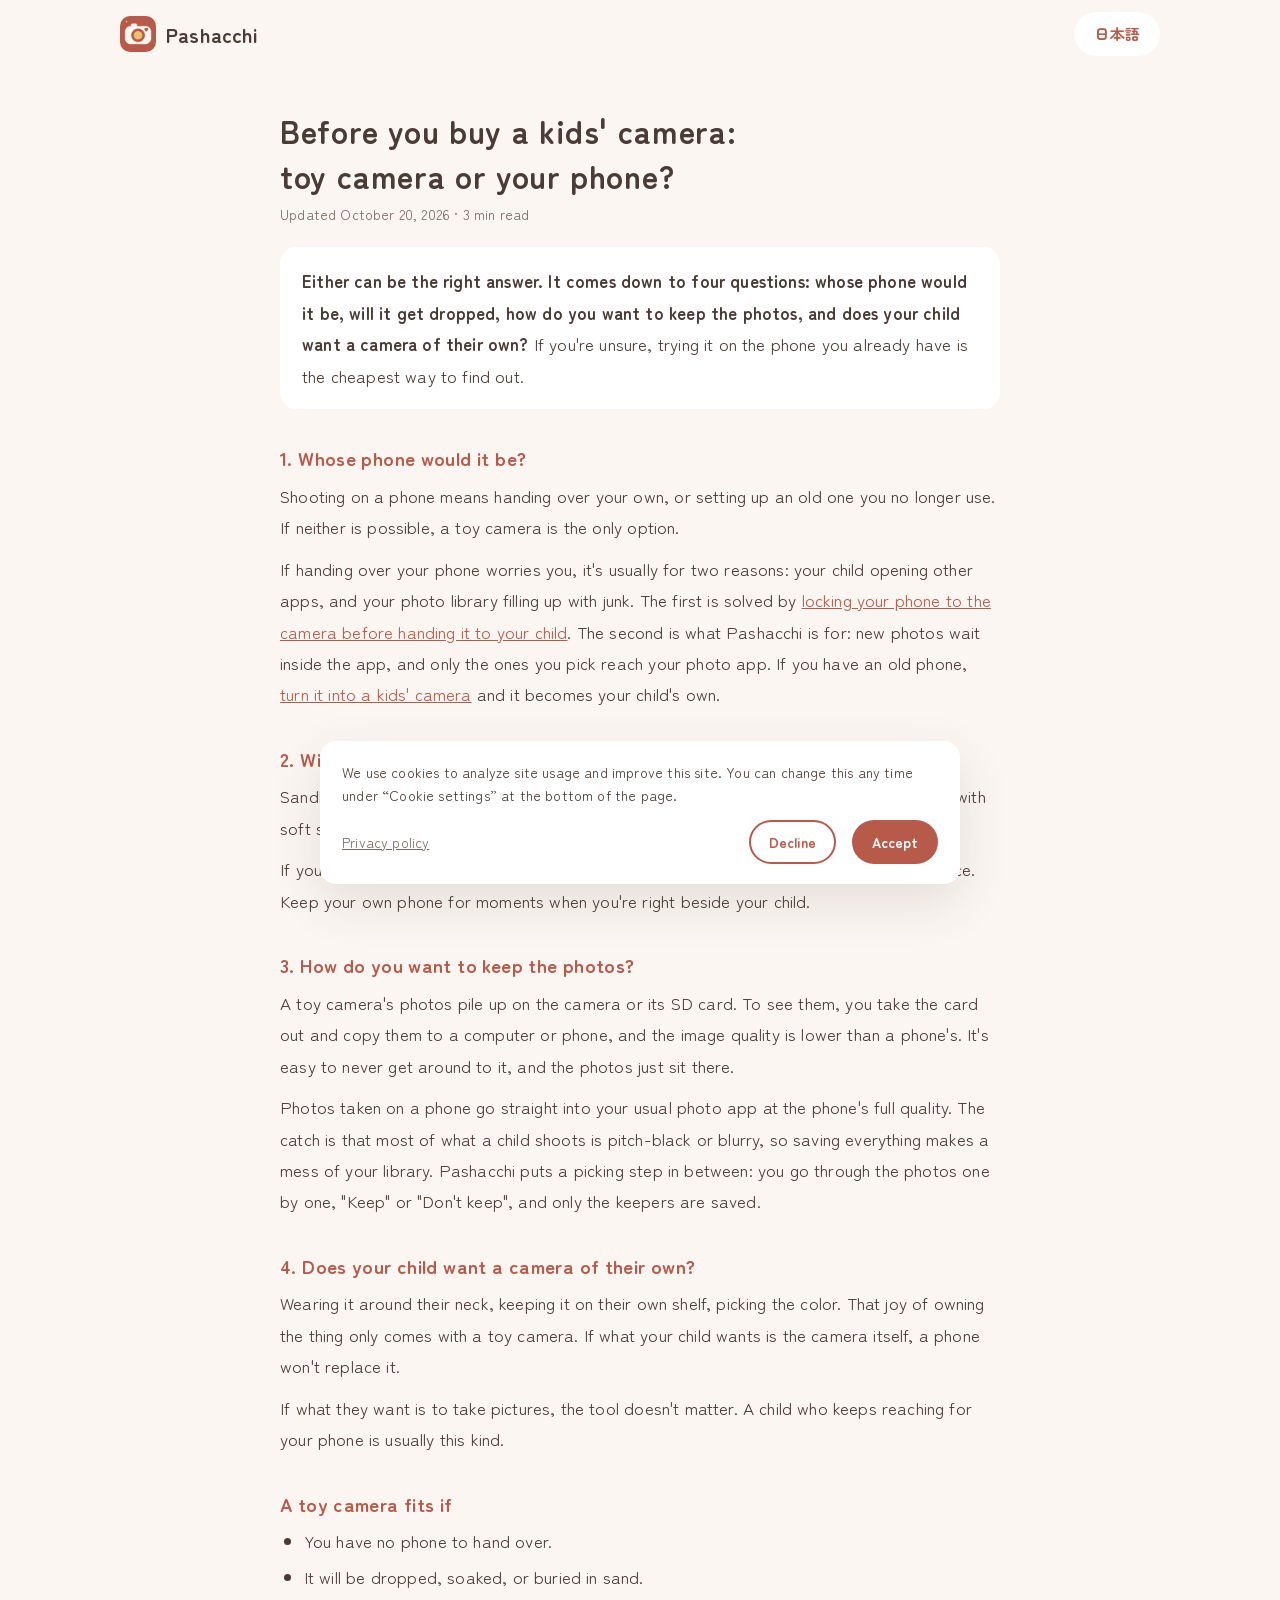
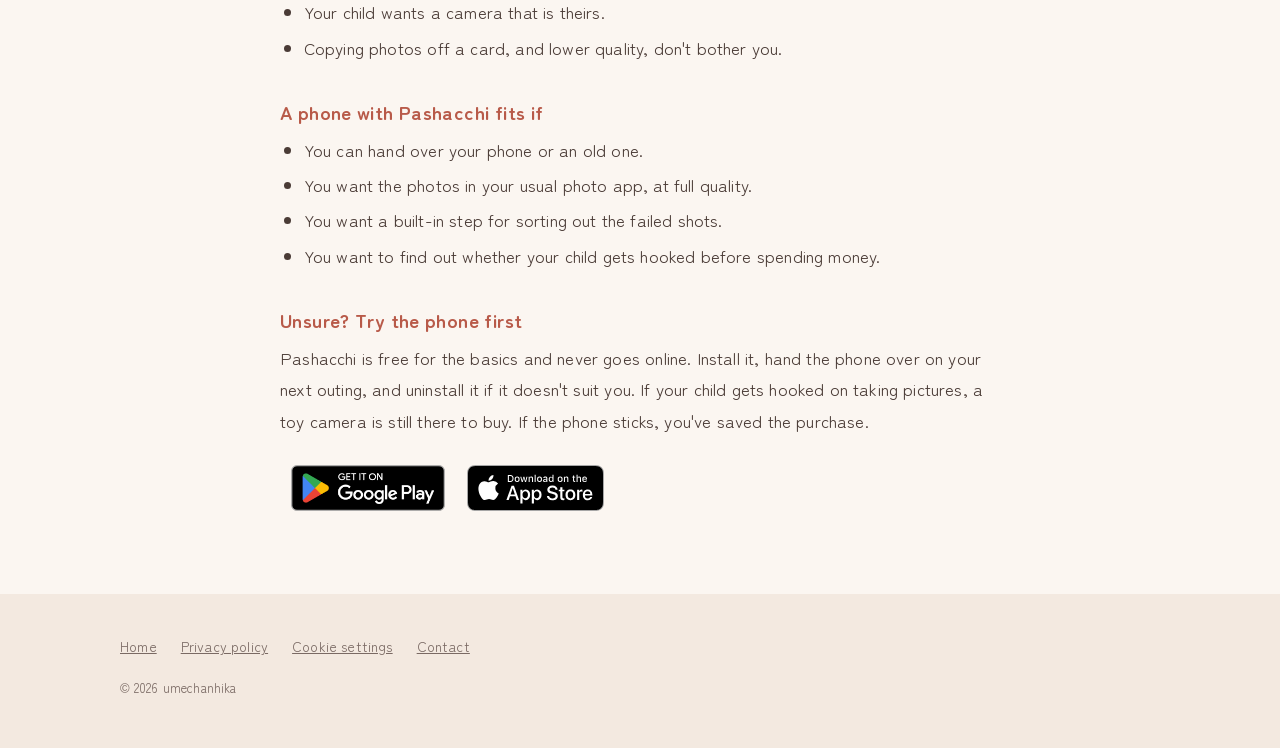
<file: guide/toy-camera-or-phone/index.html>
<!doctype html>
<html lang="en">
<head>
  <meta charset="utf-8">
  <meta name="viewport" content="width=device-width, initial-scale=1">
  <title>Before you buy a kids' camera: toy camera or your phone? | Pashacchi</title>
  <meta name="description" content="For parents deciding whether to buy a kids' camera: four questions that tell you whether a toy camera or your phone is the better fit, and a free way to try the phone option first.">
  <link rel="icon" href="../../assets/favicon.png" type="image/png">
  <link rel="apple-touch-icon" href="../../assets/icon-192.png">
  <link rel="alternate" hreflang="en" href="https://pashacchi.com/guide/toy-camera-or-phone/">
  <link rel="alternate" hreflang="ja" href="https://pashacchi.com/ja/guide/toy-camera-or-phone/">
  <link rel="alternate" hreflang="x-default" href="https://pashacchi.com/guide/toy-camera-or-phone/">
  <link rel="canonical" href="https://pashacchi.com/guide/toy-camera-or-phone/">
  <meta property="og:type" content="article">
  <meta property="og:title" content="Before you buy a kids' camera: toy camera or your phone?">
  <meta property="og:description" content="Four questions that tell you whether a toy camera or your phone is the better fit, and a free way to try the phone option first.">
  <meta property="og:image" content="https://pashacchi.com/assets/ogp-en.png">
  <meta property="og:url" content="https://pashacchi.com/guide/toy-camera-or-phone/">
  <meta property="og:locale" content="en_US">
  <meta name="twitter:card" content="summary_large_image">
  <link rel="preload" href="../../assets/fonts/zen-maru-gothic-400-base.woff2" as="font" type="font/woff2" crossorigin>
  <link rel="preload" href="../../assets/fonts/zen-maru-gothic-700-base.woff2" as="font" type="font/woff2" crossorigin>
  <link rel="stylesheet" href="../../fonts.css">
  <link rel="stylesheet" href="../../style.css">
  <script src="../../play-referrer.js" defer></script>
  <script async src="../../analytics.js"></script>
  <script type="application/ld+json">
[
  {
    "@context": "https://schema.org",
    "@type": "Article",
    "headline": "Before you buy a kids' camera: toy camera or your phone?",
    "description": "For parents deciding whether to buy a kids' camera: four questions that tell you whether a toy camera or your phone is the better fit, and a free way to try the phone option first.",
    "inLanguage": "en",
    "url": "https://pashacchi.com/guide/toy-camera-or-phone/",
    "mainEntityOfPage": "https://pashacchi.com/guide/toy-camera-or-phone/",
    "image": "https://pashacchi.com/assets/ogp-en.png",
    "datePublished": "2026-10-20T00:00:00+09:00",
    "dateModified": "2026-10-20T00:00:00+09:00",
    "author": {
      "@type": "Person",
      "name": "umechanhika"
    }
  },
  {
    "@context": "https://schema.org",
    "@type": "BreadcrumbList",
    "itemListElement": [
      {
        "@type": "ListItem",
        "position": 1,
        "name": "Pashacchi",
        "item": "https://pashacchi.com/"
      },
      {
        "@type": "ListItem",
        "position": 2,
        "name": "Before you buy a kids' camera: toy camera or your phone?",
        "item": "https://pashacchi.com/guide/toy-camera-or-phone/"
      }
    ]
  }
]
  </script>
</head>
<body>

  <header class="header">
    <div class="wrap">
      <a class="brand" href="../../">
        <img src="../../assets/icon-192.png" alt="" width="36" height="36">
        Pashacchi
      </a>
      <a class="btn btn--small btn--ghost" href="../../ja/guide/toy-camera-or-phone/" hreflang="ja" lang="ja">日本語</a>
    </div>
  </header>

  <main class="legal">
    <div class="wrap">
        <h1>Before you buy a kids' camera: toy camera or your phone?</h1>
        <p class="meta">Updated <time datetime="2026-10-20">October 20, 2026</time> · 3 min read</p>

        <div class="summary">
          <p><strong>Either can be the right answer. It comes down to four questions: whose phone would it be, will it get dropped, how do you want to keep the photos, and does your child want a camera of their own?</strong> If you're unsure, trying it on the phone you already have is the cheapest way to find out.</p>
        </div>

        <h2>1. Whose phone would it be?</h2>
        <p>Shooting on a phone means handing over your own, or setting up an old one you no longer use. If neither is possible, a toy camera is the only option.</p>
        <p>If handing over your phone worries you, it's usually for two reasons: your child opening other apps, and your photo library filling up with junk. The first is solved by <a href="../lock-to-camera/">locking your phone to the camera before handing it to your child</a>. The second is what Pashacchi is for: new photos wait inside the app, and only the ones you pick reach your photo app. If you have an old phone, <a href="../old-phone/">turn it into a kids' camera</a> and it becomes your child's own.</p>

        <h2>2. Will it get dropped?</h2>
        <p>Sandboxes, water, a two-year-old. If drops are a given, a toy camera wins. They're built with soft shells to survive being dropped, and a phone in a case never feels quite as safe.</p>
        <p>If you still want the phone route, an old phone you wouldn't mind losing is the realistic choice. Keep your own phone for moments when you're right beside your child.</p>

        <h2>3. How do you want to keep the photos?</h2>
        <p>A toy camera's photos pile up on the camera or its SD card. To see them, you take the card out and copy them to a computer or phone, and the image quality is lower than a phone's. It's easy to never get around to it, and the photos just sit there.</p>
        <p>Photos taken on a phone go straight into your usual photo app at the phone's full quality. The catch is that most of what a child shoots is pitch-black or blurry, so saving everything makes a mess of your library. Pashacchi puts a picking step in between: you go through the photos one by one, "Keep" or "Don't keep", and only the keepers are saved.</p>

        <h2>4. Does your child want a camera of their own?</h2>
        <p>Wearing it around their neck, keeping it on their own shelf, picking the color. That joy of owning the thing only comes with a toy camera. If what your child wants is the camera itself, a phone won't replace it.</p>
        <p>If what they want is to take pictures, the tool doesn't matter. A child who keeps reaching for your phone is usually this kind.</p>

        <h2>A toy camera fits if</h2>
        <ul>
          <li>You have no phone to hand over.</li>
          <li>It will be dropped, soaked, or buried in sand.</li>
          <li>Your child wants a camera that is theirs.</li>
          <li>Copying photos off a card, and lower quality, don't bother you.</li>
        </ul>

        <h2>A phone with Pashacchi fits if</h2>
        <ul>
          <li>You can hand over your phone or an old one.</li>
          <li>You want the photos in your usual photo app, at full quality.</li>
          <li>You want a built-in step for sorting out the failed shots.</li>
          <li>You want to find out whether your child gets hooked before spending money.</li>
        </ul>

        <h2>Unsure? Try the phone first</h2>
        <p>Pashacchi is free for the basics and never goes online. Install it, hand the phone over on your next outing, and uninstall it if it doesn't suit you. If your child gets hooked on taking pictures, a toy camera is still there to buy. If the phone sticks, you've saved the purchase.</p>
        <p class="badges"><a class="badge" data-store="google_play" data-position="guide-toy-camera-or-phone" href="https://play.google.com/store/apps/details?id=com.umechanhika.kidscamera&amp;referrer=utm_source%3Dpashacchi-site%26utm_medium%3Dwebsite%26utm_campaign%3Dlanding%26utm_content%3Den-guide-toy-camera-or-phone"><img src="../../assets/google-play-badge-en.png" alt="Get it on Google Play" width="646" height="250"></a><a class="badge badge--app-store" data-store="app_store" data-position="guide-toy-camera-or-phone" href="https://apps.apple.com/app/id6825766253?pt=120353633&amp;ct=en-guide-toy-camera-or-phone&amp;mt=8"><img src="../../assets/app-store-badge-en.svg" alt="Download on the App Store" width="120" height="40"></a></p>
    </div>
  </main>

  <footer class="footer">
    <div class="wrap">
      <ul class="footer__links">
        <li><a href="../../">Home</a></li>
        <li><a href="../../privacy/">Privacy policy</a></li>
        <li><a href="../../privacy/#cookies" data-cookie-settings>Cookie settings</a></li>
        <li><a href="mailto:contact@pashacchi.com">Contact</a></li>
      </ul>
      <small>&copy; 2026 umechanhika</small>
    </div>
  </footer>

</body>
</html>
</file>
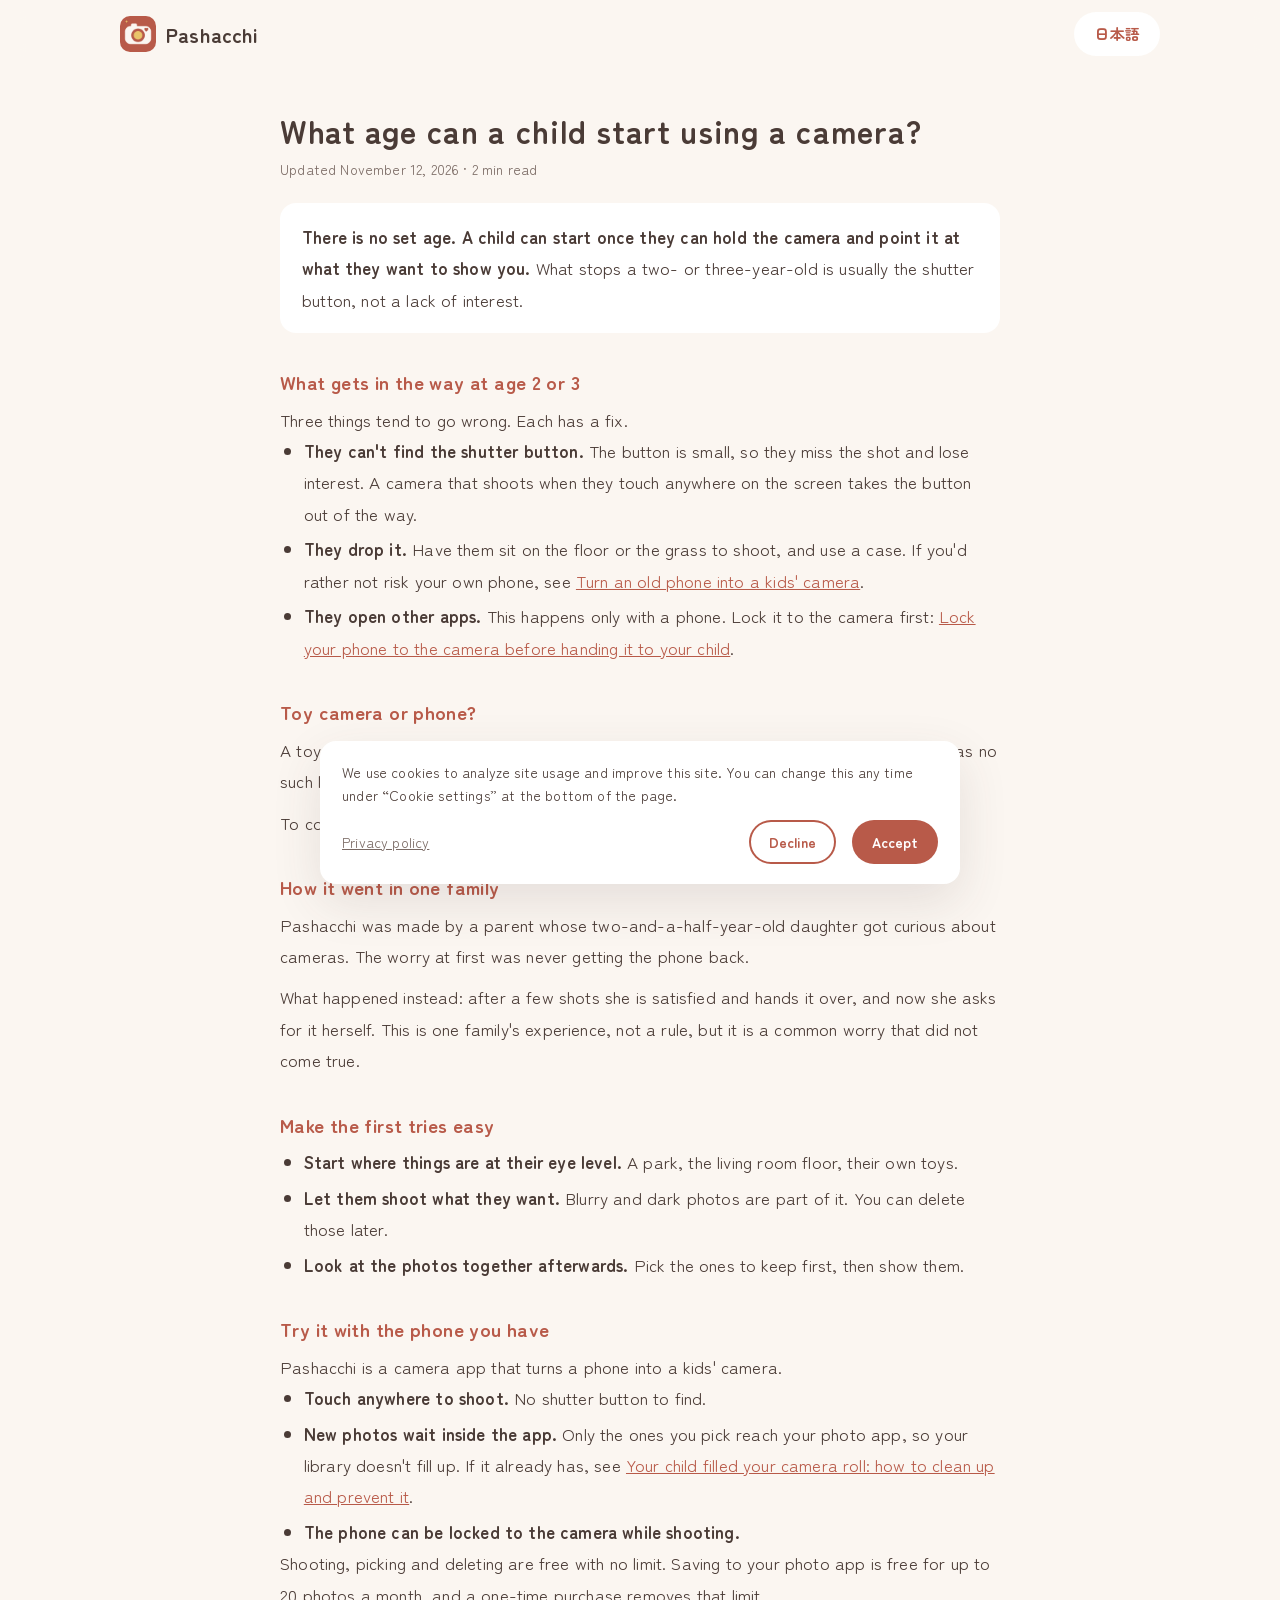
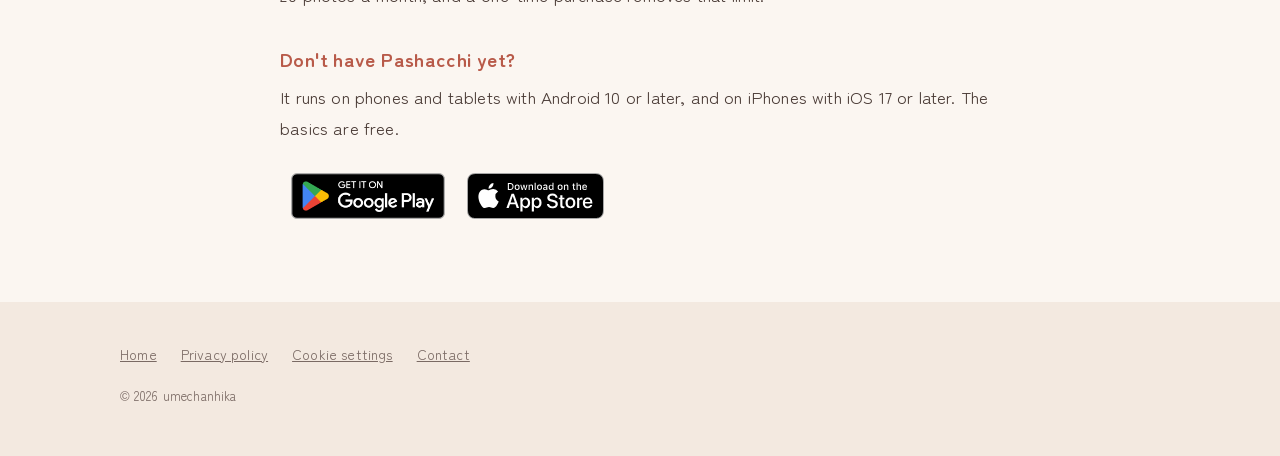
<file: guide/what-age-camera/index.html>
<!doctype html>
<html lang="en">
<head>
  <meta charset="utf-8">
  <meta name="viewport" content="width=device-width, initial-scale=1">
  <title>What age can a child start using a camera? | Pashacchi</title>
  <meta name="description" content="There is no set age. What stops a 2- or 3-year-old is usually the shutter button, drops, and other apps, not a lack of interest. What gets in the way, and how to hand over a camera or a phone.">
  <link rel="icon" href="../../assets/favicon.png" type="image/png">
  <link rel="apple-touch-icon" href="../../assets/icon-192.png">
  <link rel="alternate" hreflang="en" href="https://pashacchi.com/guide/what-age-camera/">
  <link rel="alternate" hreflang="ja" href="https://pashacchi.com/ja/guide/what-age-camera/">
  <link rel="alternate" hreflang="x-default" href="https://pashacchi.com/guide/what-age-camera/">
  <link rel="canonical" href="https://pashacchi.com/guide/what-age-camera/">
  <meta property="og:type" content="article">
  <meta property="og:title" content="What age can a child start using a camera?">
  <meta property="og:description" content="There is no set age. What stops a 2- or 3-year-old is usually the shutter button, not a lack of interest. What gets in the way, and how to hand over a camera or a phone.">
  <meta property="og:image" content="https://pashacchi.com/assets/ogp-en.png">
  <meta property="og:url" content="https://pashacchi.com/guide/what-age-camera/">
  <meta property="og:locale" content="en_US">
  <meta name="twitter:card" content="summary_large_image">
  <link rel="preload" href="../../assets/fonts/zen-maru-gothic-400-base.woff2" as="font" type="font/woff2" crossorigin>
  <link rel="preload" href="../../assets/fonts/zen-maru-gothic-700-base.woff2" as="font" type="font/woff2" crossorigin>
  <link rel="stylesheet" href="../../fonts.css">
  <link rel="stylesheet" href="../../style.css">
  <script src="../../play-referrer.js" defer></script>
  <script async src="../../analytics.js"></script>
  <script type="application/ld+json">
[
  {
    "@context": "https://schema.org",
    "@type": "Article",
    "headline": "What age can a child start using a camera?",
    "description": "There is no set age. What stops a 2- or 3-year-old is usually the shutter button, drops, and other apps, not a lack of interest. What gets in the way, and how to hand over a camera or a phone.",
    "inLanguage": "en",
    "url": "https://pashacchi.com/guide/what-age-camera/",
    "mainEntityOfPage": "https://pashacchi.com/guide/what-age-camera/",
    "image": "https://pashacchi.com/assets/ogp-en.png",
    "datePublished": "2026-11-12T00:00:00+09:00",
    "dateModified": "2026-11-12T00:00:00+09:00",
    "author": {
      "@type": "Person",
      "name": "umechanhika"
    }
  },
  {
    "@context": "https://schema.org",
    "@type": "BreadcrumbList",
    "itemListElement": [
      {
        "@type": "ListItem",
        "position": 1,
        "name": "Pashacchi",
        "item": "https://pashacchi.com/"
      },
      {
        "@type": "ListItem",
        "position": 2,
        "name": "What age can a child start using a camera?",
        "item": "https://pashacchi.com/guide/what-age-camera/"
      }
    ]
  }
]
  </script>
</head>
<body>

  <header class="header">
    <div class="wrap">
      <a class="brand" href="../../">
        <img src="../../assets/icon-192.png" alt="" width="36" height="36">
        Pashacchi
      </a>
      <a class="btn btn--small btn--ghost" href="../../ja/guide/what-age-camera/" hreflang="ja" lang="ja">日本語</a>
    </div>
  </header>

  <main class="legal">
    <div class="wrap">
        <h1>What age can a child start using a camera?</h1>
        <p class="meta">Updated <time datetime="2026-11-12">November 12, 2026</time> · 2 min read</p>

        <div class="summary">
          <p><strong>There is no set age. A child can start once they can hold the camera and point it at what they want to show you.</strong> What stops a two- or three-year-old is usually the shutter button, not a lack of interest.</p>
        </div>

        <h2>What gets in the way at age 2 or 3</h2>
        <p>Three things tend to go wrong. Each has a fix.</p>
        <ul>
          <li><strong>They can't find the shutter button.</strong> The button is small, so they miss the shot and lose interest. A camera that shoots when they touch anywhere on the screen takes the button out of the way.</li>
          <li><strong>They drop it.</strong> Have them sit on the floor or the grass to shoot, and use a case. If you'd rather not risk your own phone, see <a href="../old-phone/">Turn an old phone into a kids' camera</a>.</li>
          <li><strong>They open other apps.</strong> This happens only with a phone. Lock it to the camera first: <a href="../lock-to-camera/">Lock your phone to the camera before handing it to your child</a>.</li>
        </ul>

        <h2>Toy camera or phone?</h2>
        <p>A toy camera has a recommended age on the box, so check it before you buy. A phone has no such label, but with the three fixes above, a younger child can use one.</p>
        <p>To compare the two, read <a href="../toy-camera-or-phone/">Before you buy a kids' camera: toy camera or your phone?</a></p>

        <h2>How it went in one family</h2>
        <p>Pashacchi was made by a parent whose two-and-a-half-year-old daughter got curious about cameras. The worry at first was never getting the phone back.</p>
        <p>What happened instead: after a few shots she is satisfied and hands it over, and now she asks for it herself. This is one family's experience, not a rule, but it is a common worry that did not come true.</p>

        <h2>Make the first tries easy</h2>
        <ul>
          <li><strong>Start where things are at their eye level.</strong> A park, the living room floor, their own toys.</li>
          <li><strong>Let them shoot what they want.</strong> Blurry and dark photos are part of it. You can delete those later.</li>
          <li><strong>Look at the photos together afterwards.</strong> Pick the ones to keep first, then show them.</li>
        </ul>

        <h2>Try it with the phone you have</h2>
        <p>Pashacchi is a camera app that turns a phone into a kids' camera.</p>
        <ul>
          <li><strong>Touch anywhere to shoot.</strong> No shutter button to find.</li>
          <li><strong>New photos wait inside the app.</strong> Only the ones you pick reach your photo app, so your library doesn't fill up. If it already has, see <a href="../camera-roll-cleanup/">Your child filled your camera roll: how to clean up and prevent it</a>.</li>
          <li><strong>The phone can be locked to the camera while shooting.</strong></li>
        </ul>
        <p>Shooting, picking and deleting are free with no limit. Saving to your photo app is free for up to 20 photos a month, and a one-time purchase removes that limit.</p>

        <h2>Don't have Pashacchi yet?</h2>
        <p>It runs on phones and tablets with Android 10 or later, and on iPhones with iOS 17 or later. The basics are free.</p>
        <p class="badges"><a class="badge" data-store="google_play" data-position="guide-what-age-camera" href="https://play.google.com/store/apps/details?id=com.umechanhika.kidscamera&amp;referrer=utm_source%3Dpashacchi-site%26utm_medium%3Dwebsite%26utm_campaign%3Dlanding%26utm_content%3Den-guide-what-age-camera"><img src="../../assets/google-play-badge-en.png" alt="Get it on Google Play" width="646" height="250"></a><a class="badge badge--app-store" data-store="app_store" data-position="guide-what-age-camera" href="https://apps.apple.com/app/id6825766253?pt=120353633&amp;ct=en-guide-what-age-camera&amp;mt=8"><img src="../../assets/app-store-badge-en.svg" alt="Download on the App Store" width="120" height="40"></a></p>
    </div>
  </main>

  <footer class="footer">
    <div class="wrap">
      <ul class="footer__links">
        <li><a href="../../">Home</a></li>
        <li><a href="../../privacy/">Privacy policy</a></li>
        <li><a href="../../privacy/#cookies" data-cookie-settings>Cookie settings</a></li>
        <li><a href="mailto:contact@pashacchi.com">Contact</a></li>
      </ul>
      <small>&copy; 2026 umechanhika</small>
    </div>
  </footer>

</body>
</html>
</file>
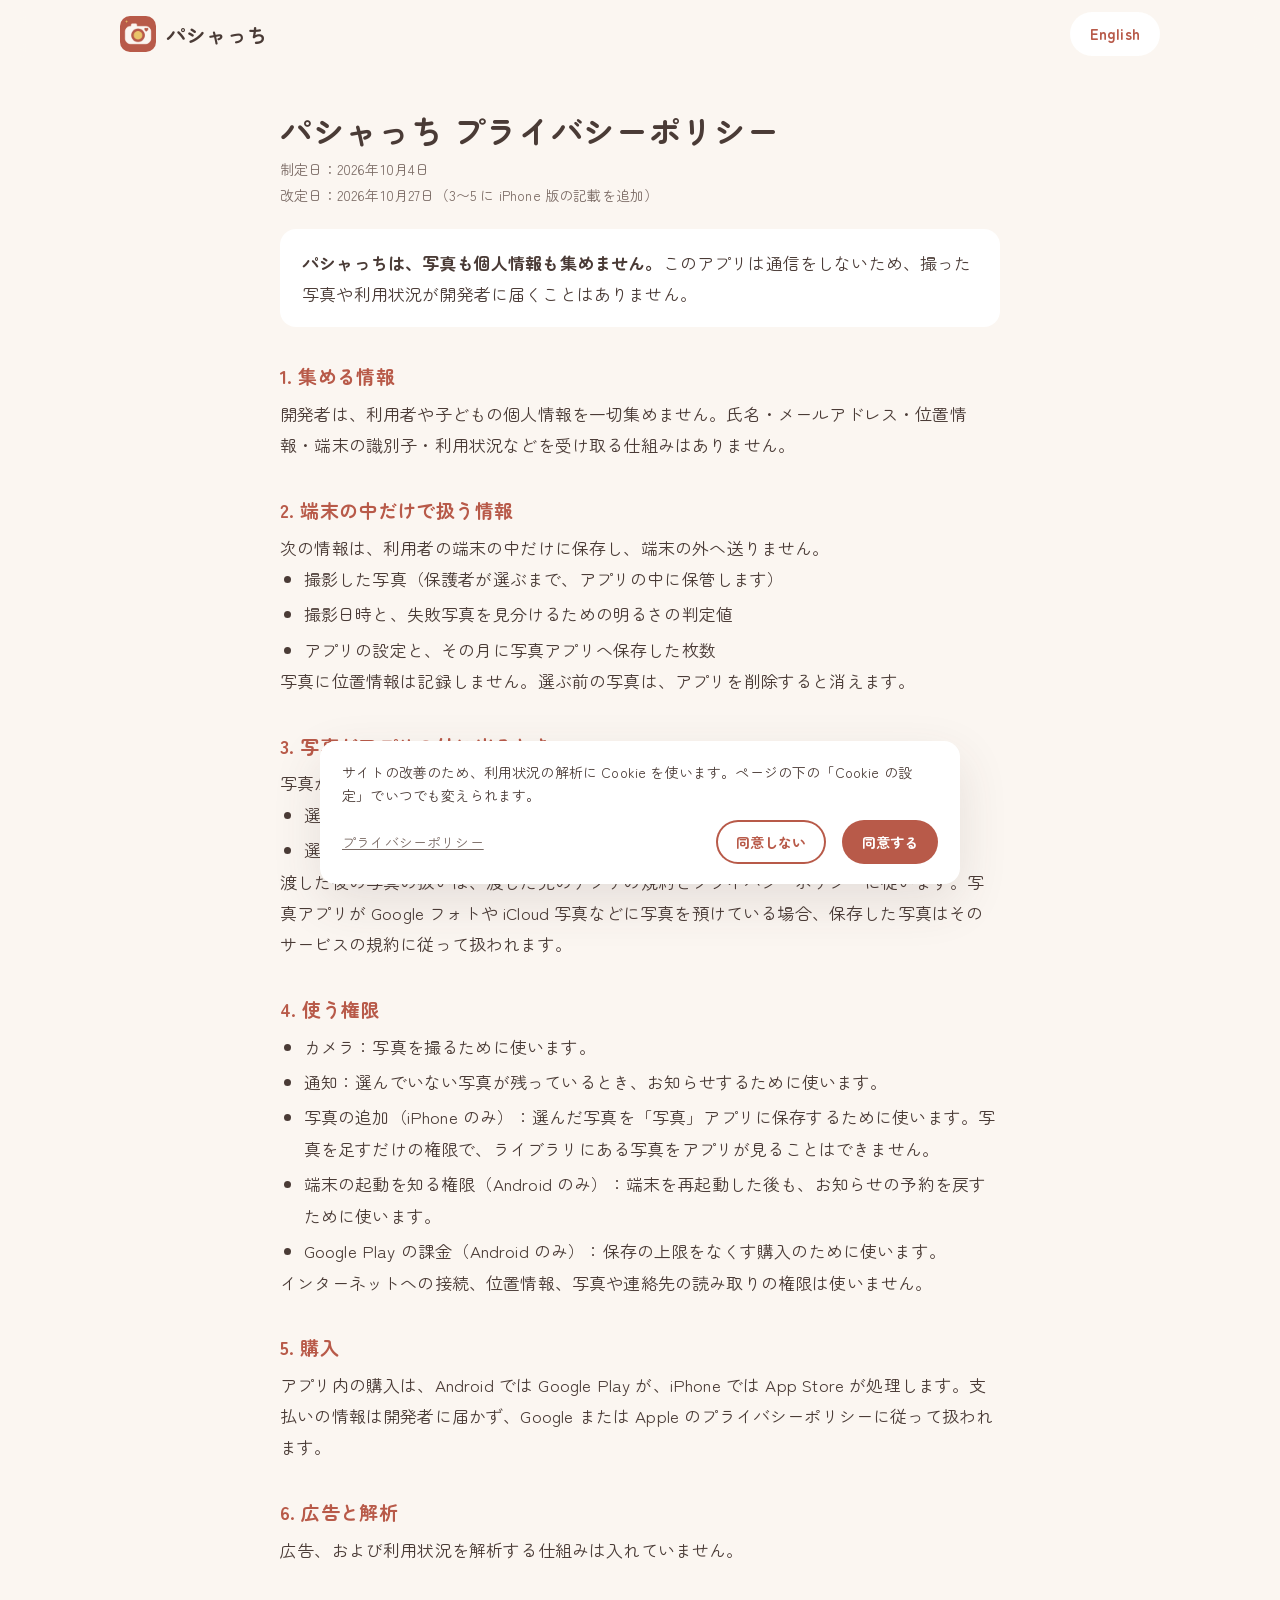
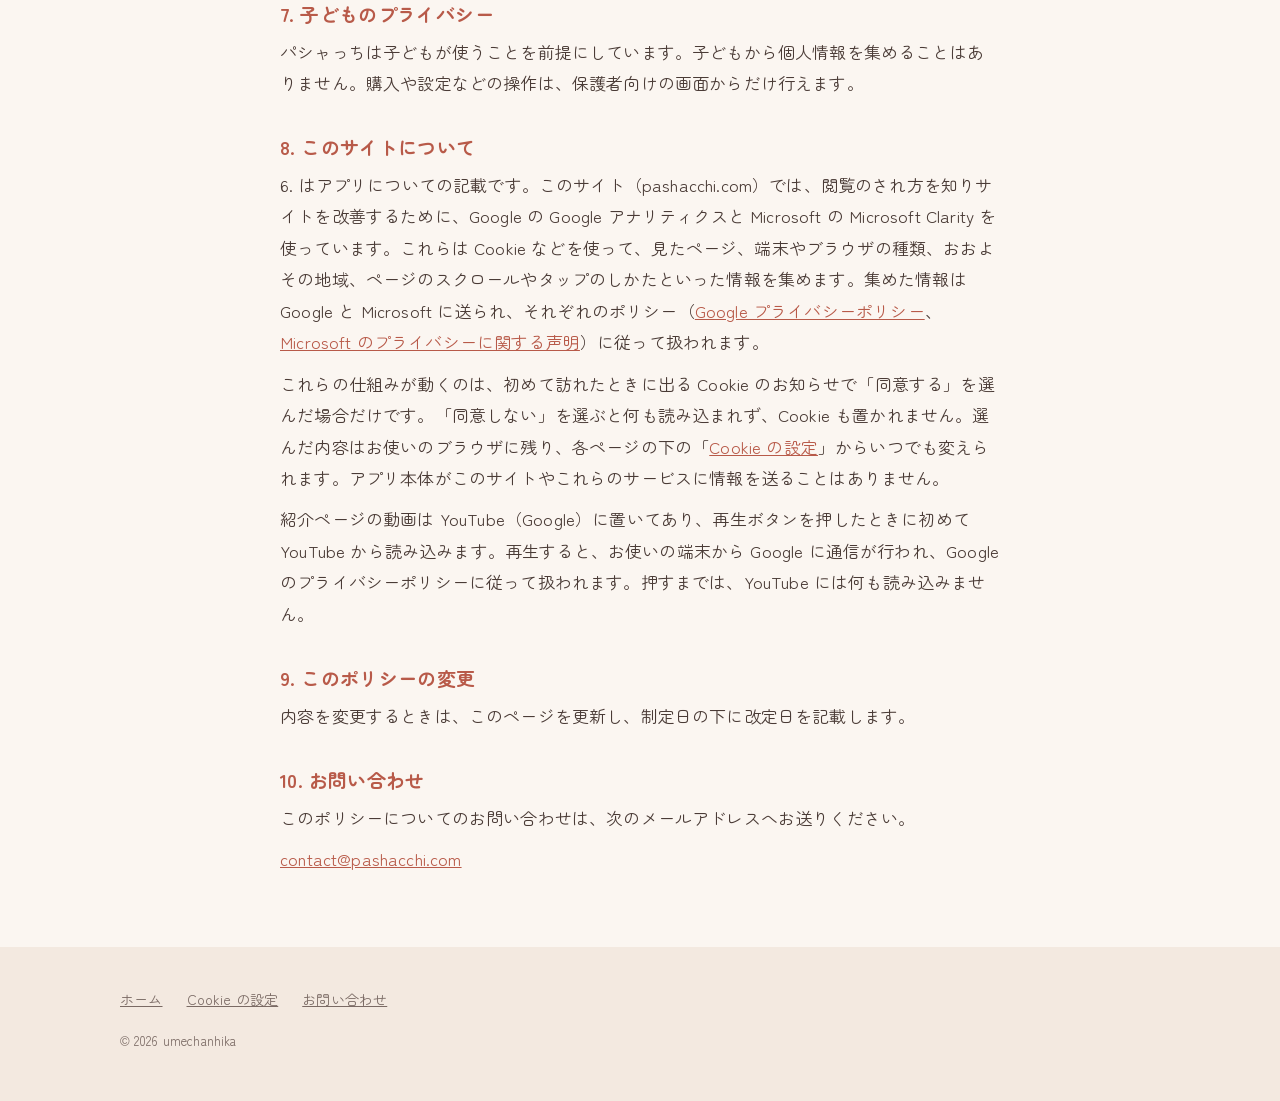
<file: ja/privacy/index.html>
<!doctype html>
<html lang="ja">
<head>
  <meta charset="utf-8">
  <meta name="viewport" content="width=device-width, initial-scale=1">
  <title>プライバシーポリシー｜パシャっち（Android と iPhone 用の子ども用カメラアプリ）</title>
  <meta name="description" content="Android と iPhone 用の子ども用カメラアプリ「パシャっち」のプライバシーポリシー。写真も個人情報も集めません。">
  <link rel="icon" href="../../assets/favicon.png" type="image/png">
  <link rel="alternate" hreflang="en" href="https://pashacchi.com/privacy/">
  <link rel="alternate" hreflang="ja" href="https://pashacchi.com/ja/privacy/">
  <link rel="alternate" hreflang="x-default" href="https://pashacchi.com/privacy/">
  <link rel="canonical" href="https://pashacchi.com/ja/privacy/">
  <meta name="robots" content="index,follow">
  <link rel="preload" href="../../assets/fonts/zen-maru-gothic-400-base.woff2" as="font" type="font/woff2" crossorigin>
  <link rel="preload" href="../../assets/fonts/zen-maru-gothic-700-base.woff2" as="font" type="font/woff2" crossorigin>
  <link rel="preload" href="../../assets/fonts/zen-maru-gothic-400-ja.woff2" as="font" type="font/woff2" crossorigin>
  <link rel="preload" href="../../assets/fonts/zen-maru-gothic-700-ja.woff2" as="font" type="font/woff2" crossorigin>
  <link rel="stylesheet" href="../../fonts.css">
  <link rel="stylesheet" href="../../style.css">
  <script async src="../../analytics.js"></script>
</head>
<body>

  <header class="header">
    <div class="wrap">
      <a class="brand" href="../">
        <img src="../../assets/icon-192.png" alt="" width="36" height="36">
        パシャっち
      </a>
      <a class="btn btn--small btn--ghost" href="../../privacy/" hreflang="en" lang="en">English</a>
    </div>
  </header>

  <main class="legal">
    <div class="wrap">
        <h1>パシャっち プライバシーポリシー</h1>
        <p class="meta">制定日：2026年10月4日<br>改定日：2026年10月27日（3〜5 に iPhone 版の記載を追加）</p>

        <div class="summary">
          <p><strong>パシャっちは、写真も個人情報も集めません。</strong>このアプリは通信をしないため、撮った写真や利用状況が開発者に届くことはありません。</p>
        </div>

        <h2>1. 集める情報</h2>
        <p>開発者は、利用者や子どもの個人情報を一切集めません。氏名・メールアドレス・位置情報・端末の識別子・利用状況などを受け取る仕組みはありません。</p>

        <h2>2. 端末の中だけで扱う情報</h2>
        <p>次の情報は、利用者の端末の中だけに保存し、端末の外へ送りません。</p>
        <ul>
          <li>撮影した写真（保護者が選ぶまで、アプリの中に保管します）</li>
          <li>撮影日時と、失敗写真を見分けるための明るさの判定値</li>
          <li>アプリの設定と、その月に写真アプリへ保存した枚数</li>
        </ul>
        <p>写真に位置情報は記録しません。選ぶ前の写真は、アプリを削除すると消えます。</p>

        <h2>3. 写真がアプリの外に出るとき</h2>
        <p>写真がアプリの外に出るのは、保護者が次の操作をしたときだけです。</p>
        <ul>
          <li>選んだ写真を、端末の写真アプリに保存したとき</li>
          <li>選んだ写真を、「みてね」や共有の機能で他のアプリへ渡したとき</li>
        </ul>
        <p>渡した後の写真の扱いは、渡した先のアプリの規約とプライバシーポリシーに従います。写真アプリが Google フォトや iCloud 写真などに写真を預けている場合、保存した写真はそのサービスの規約に従って扱われます。</p>

        <h2>4. 使う権限</h2>
        <ul>
          <li>カメラ：写真を撮るために使います。</li>
          <li>通知：選んでいない写真が残っているとき、お知らせするために使います。</li>
          <li>写真の追加（iPhone のみ）：選んだ写真を「写真」アプリに保存するために使います。写真を足すだけの権限で、ライブラリにある写真をアプリが見ることはできません。</li>
          <li>端末の起動を知る権限（Android のみ）：端末を再起動した後も、お知らせの予約を戻すために使います。</li>
          <li>Google Play の課金（Android のみ）：保存の上限をなくす購入のために使います。</li>
        </ul>
        <p>インターネットへの接続、位置情報、写真や連絡先の読み取りの権限は使いません。</p>

        <h2>5. 購入</h2>
        <p>アプリ内の購入は、Android では Google Play が、iPhone では App Store が処理します。支払いの情報は開発者に届かず、Google または Apple のプライバシーポリシーに従って扱われます。</p>

        <h2>6. 広告と解析</h2>
        <p>広告、および利用状況を解析する仕組みは入れていません。</p>

        <h2>7. 子どものプライバシー</h2>
        <p>パシャっちは子どもが使うことを前提にしています。子どもから個人情報を集めることはありません。購入や設定などの操作は、保護者向けの画面からだけ行えます。</p>

        <h2 id="cookies">8. このサイトについて</h2>
        <p>6. はアプリについての記載です。このサイト（pashacchi.com）では、閲覧のされ方を知りサイトを改善するために、Google の Google アナリティクスと Microsoft の Microsoft Clarity を使っています。これらは Cookie などを使って、見たページ、端末やブラウザの種類、おおよその地域、ページのスクロールやタップのしかたといった情報を集めます。集めた情報は Google と Microsoft に送られ、それぞれのポリシー（<a href="https://policies.google.com/privacy?hl=ja" rel="noopener">Google プライバシーポリシー</a>、<a href="https://privacy.microsoft.com/ja-jp/privacystatement" rel="noopener">Microsoft のプライバシーに関する声明</a>）に従って扱われます。</p>
        <p>これらの仕組みが動くのは、初めて訪れたときに出る Cookie のお知らせで「同意する」を選んだ場合だけです。「同意しない」を選ぶと何も読み込まれず、Cookie も置かれません。選んだ内容はお使いのブラウザに残り、各ページの下の「<a href="#cookies" data-cookie-settings>Cookie の設定</a>」からいつでも変えられます。アプリ本体がこのサイトやこれらのサービスに情報を送ることはありません。</p>
        <p>紹介ページの動画は YouTube（Google）に置いてあり、再生ボタンを押したときに初めて YouTube から読み込みます。再生すると、お使いの端末から Google に通信が行われ、Google のプライバシーポリシーに従って扱われます。押すまでは、YouTube には何も読み込みません。</p>

        <h2>9. このポリシーの変更</h2>
        <p>内容を変更するときは、このページを更新し、制定日の下に改定日を記載します。</p>

        <h2>10. お問い合わせ</h2>
        <p>このポリシーについてのお問い合わせは、次のメールアドレスへお送りください。</p>
        <p><a href="mailto:contact@pashacchi.com">contact@pashacchi.com</a></p>
    </div>
  </main>

  <footer class="footer">
    <div class="wrap">
      <ul class="footer__links">
        <li><a href="../">ホーム</a></li>
        <li><a href="#cookies" data-cookie-settings>Cookie の設定</a></li>
        <li><a href="mailto:contact@pashacchi.com">お問い合わせ</a></li>
      </ul>
      <small>&copy; 2026 umechanhika</small>
    </div>
  </footer>

</body>
</html>
</file>
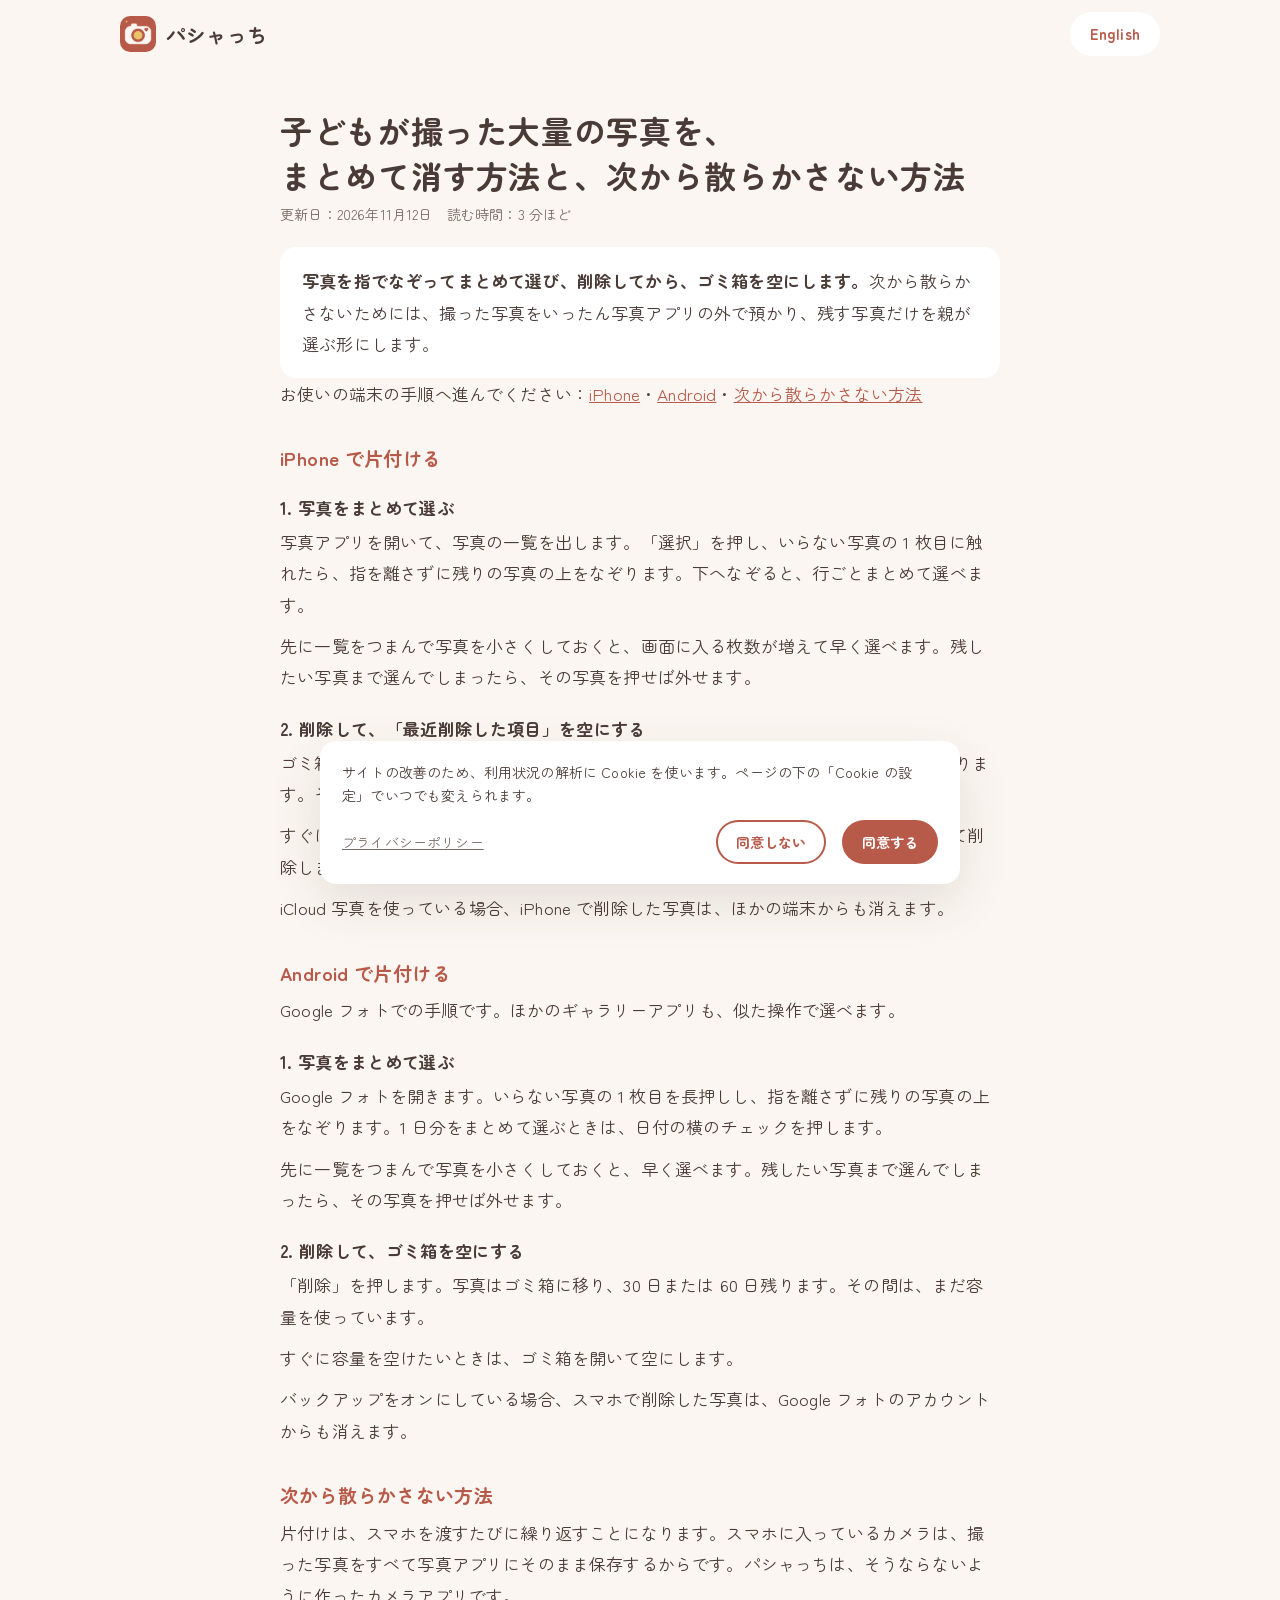
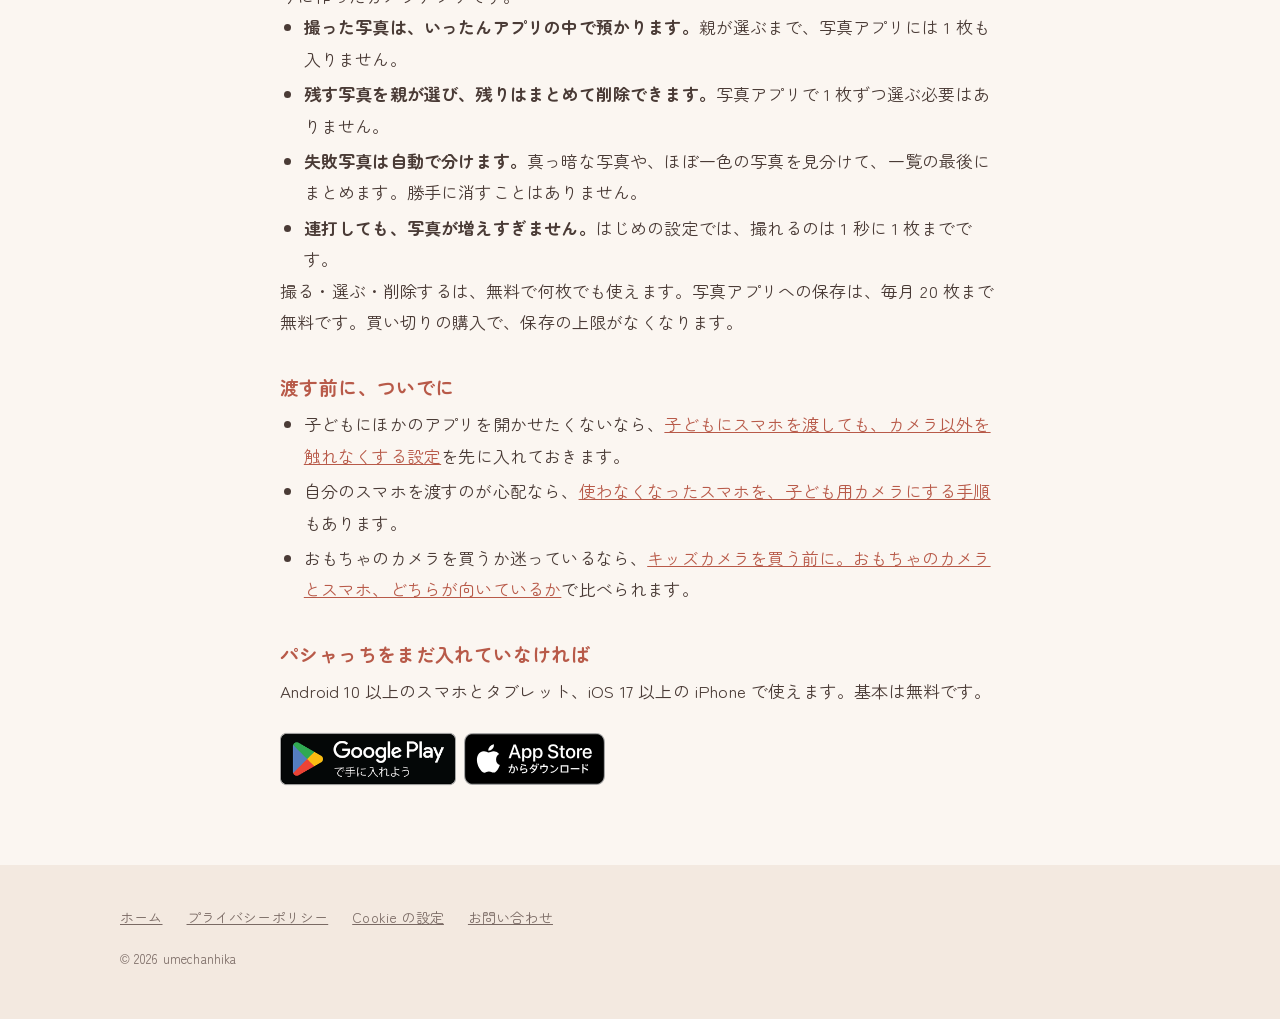
<file: ja/guide/camera-roll-cleanup/index.html>
<!doctype html>
<html lang="ja">
<head>
  <meta charset="utf-8">
  <meta name="viewport" content="width=device-width, initial-scale=1">
  <title>子どもが撮った大量の写真を、まとめて消す方法と、次から散らかさない方法｜パシャっち</title>
  <meta name="description" content="子どもにスマホを渡したら、写真アプリがブレた写真や真っ暗な写真で埋まった。iPhone と Android でまとめて選んで消す手順と、次から写真アプリに入れずに撮らせる方法をまとめました。">
  <link rel="icon" href="../../../assets/favicon.png" type="image/png">
  <link rel="apple-touch-icon" href="../../../assets/icon-192.png">
  <link rel="alternate" hreflang="ja" href="https://pashacchi.com/ja/guide/camera-roll-cleanup/">
  <link rel="alternate" hreflang="en" href="https://pashacchi.com/guide/camera-roll-cleanup/">
  <link rel="alternate" hreflang="x-default" href="https://pashacchi.com/guide/camera-roll-cleanup/">
  <link rel="canonical" href="https://pashacchi.com/ja/guide/camera-roll-cleanup/">
  <meta property="og:type" content="article">
  <meta property="og:title" content="子どもが撮った大量の写真を、まとめて消す方法と、次から散らかさない方法">
  <meta property="og:description" content="子どもが撮った大量の写真を、iPhone と Android でまとめて選んで消す手順と、次から写真アプリに入れずに撮らせる方法。">
  <meta property="og:image" content="https://pashacchi.com/assets/ogp-ja.png">
  <meta property="og:url" content="https://pashacchi.com/ja/guide/camera-roll-cleanup/">
  <meta property="og:locale" content="ja_JP">
  <meta name="twitter:card" content="summary_large_image">
  <link rel="preload" href="../../../assets/fonts/zen-maru-gothic-400-base.woff2" as="font" type="font/woff2" crossorigin>
  <link rel="preload" href="../../../assets/fonts/zen-maru-gothic-700-base.woff2" as="font" type="font/woff2" crossorigin>
  <link rel="preload" href="../../../assets/fonts/zen-maru-gothic-400-ja.woff2" as="font" type="font/woff2" crossorigin>
  <link rel="preload" href="../../../assets/fonts/zen-maru-gothic-700-ja.woff2" as="font" type="font/woff2" crossorigin>
  <link rel="stylesheet" href="../../../fonts.css">
  <link rel="stylesheet" href="../../../style.css">
  <script src="../../../play-referrer.js" defer></script>
  <script async src="../../../analytics.js"></script>
  <script type="application/ld+json">
[
  {
    "@context": "https://schema.org",
    "@type": "Article",
    "headline": "子どもが撮った大量の写真を、まとめて消す方法と、次から散らかさない方法",
    "description": "子どもにスマホを渡したら、写真アプリがブレた写真や真っ暗な写真で埋まった。iPhone と Android でまとめて選んで消す手順と、次から写真アプリに入れずに撮らせる方法をまとめました。",
    "inLanguage": "ja",
    "url": "https://pashacchi.com/ja/guide/camera-roll-cleanup/",
    "mainEntityOfPage": "https://pashacchi.com/ja/guide/camera-roll-cleanup/",
    "image": "https://pashacchi.com/assets/ogp-ja.png",
    "datePublished": "2026-11-12T00:00:00+09:00",
    "dateModified": "2026-11-12T00:00:00+09:00",
    "author": {
      "@type": "Person",
      "name": "umechanhika"
    }
  },
  {
    "@context": "https://schema.org",
    "@type": "BreadcrumbList",
    "itemListElement": [
      {
        "@type": "ListItem",
        "position": 1,
        "name": "パシャっち",
        "item": "https://pashacchi.com/ja/"
      },
      {
        "@type": "ListItem",
        "position": 2,
        "name": "子どもが撮った大量の写真を、まとめて消す方法と、次から散らかさない方法",
        "item": "https://pashacchi.com/ja/guide/camera-roll-cleanup/"
      }
    ]
  }
]
  </script>
</head>
<body>

  <header class="header">
    <div class="wrap">
      <a class="brand" href="../../">
        <img src="../../../assets/icon-192.png" alt="" width="36" height="36">
        パシャっち
      </a>
      <a class="btn btn--small btn--ghost" href="../../../guide/camera-roll-cleanup/" hreflang="en" lang="en">English</a>
    </div>
  </header>

  <main class="legal">
    <div class="wrap">
        <h1>子どもが撮った大量の写真を、<wbr>まとめて消す方法と、<wbr>次から散らかさない方法</h1>
        <p class="meta">更新日：<time datetime="2026-11-12">2026年11月12日</time>　読む時間：3 分ほど</p>

        <div class="summary">
          <p><strong>写真を指でなぞってまとめて選び、削除してから、ゴミ箱を空にします。</strong>次から散らかさないためには、撮った写真をいったん写真アプリの外で預かり、残す写真だけを親が選ぶ形にします。</p>
        </div>

        <p>お使いの端末の手順へ進んでください：<a href="#iphone">iPhone</a>・<a href="#android">Android</a>・<a href="#prevent">次から散らかさない方法</a></p>

        <h2 id="iphone">iPhone で片付ける</h2>

        <h3>1. 写真をまとめて選ぶ</h3>
        <p>写真アプリを開いて、写真の一覧を出します。「選択」を押し、いらない写真の 1 枚目に触れたら、指を離さずに残りの写真の上をなぞります。下へなぞると、行ごとまとめて選べます。</p>
        <p>先に一覧をつまんで写真を小さくしておくと、画面に入る枚数が増えて早く選べます。残したい写真まで選んでしまったら、その写真を押せば外せます。</p>

        <h3>2. 削除して、<wbr>「最近削除した項目」を空にする</h3>
        <p>ゴミ箱のボタンを押します。削除した写真は「最近削除した項目」に移り、30 日ほど残ります。その間は、まだ容量を使っています。</p>
        <p>すぐに容量を空けたいときは、「最近削除した項目」を開き、「選択」を押して、すべて削除します。</p>
        <p>iCloud 写真を使っている場合、iPhone で削除した写真は、ほかの端末からも消えます。</p>

        <h2 id="android">Android で片付ける</h2>
        <p>Google フォトでの手順です。ほかのギャラリーアプリも、似た操作で選べます。</p>

        <h3>1. 写真をまとめて選ぶ</h3>
        <p>Google フォトを開きます。いらない写真の 1 枚目を長押しし、指を離さずに残りの写真の上をなぞります。1 日分をまとめて選ぶときは、日付の横のチェックを押します。</p>
        <p>先に一覧をつまんで写真を小さくしておくと、早く選べます。残したい写真まで選んでしまったら、その写真を押せば外せます。</p>

        <h3>2. 削除して、<wbr>ゴミ箱を空にする</h3>
        <p>「削除」を押します。写真はゴミ箱に移り、30 日または 60 日残ります。その間は、まだ容量を使っています。</p>
        <p>すぐに容量を空けたいときは、ゴミ箱を開いて空にします。</p>
        <p>バックアップをオンにしている場合、スマホで削除した写真は、Google フォトのアカウントからも消えます。</p>

        <h2 id="prevent">次から散らかさない方法</h2>
        <p>片付けは、スマホを渡すたびに繰り返すことになります。スマホに入っているカメラは、撮った写真をすべて写真アプリにそのまま保存するからです。パシャっちは、そうならないように作ったカメラアプリです。</p>
        <ul>
          <li><strong>撮った写真は、いったんアプリの中で預かります。</strong>親が選ぶまで、写真アプリには 1 枚も入りません。</li>
          <li><strong>残す写真を親が選び、残りはまとめて削除できます。</strong>写真アプリで 1 枚ずつ選ぶ必要はありません。</li>
          <li><strong>失敗写真は自動で分けます。</strong>真っ暗な写真や、ほぼ一色の写真を見分けて、一覧の最後にまとめます。勝手に消すことはありません。</li>
          <li><strong>連打しても、写真が増えすぎません。</strong>はじめの設定では、撮れるのは 1 秒に 1 枚までです。</li>
        </ul>
        <p>撮る・選ぶ・削除するは、無料で何枚でも使えます。写真アプリへの保存は、毎月 20 枚まで無料です。買い切りの購入で、保存の上限がなくなります。</p>

        <h2>渡す前に、ついでに</h2>
        <ul>
          <li>子どもにほかのアプリを開かせたくないなら、<a href="../lock-to-camera/">子どもにスマホを渡しても、カメラ以外を触れなくする設定</a>を先に入れておきます。</li>
          <li>自分のスマホを渡すのが心配なら、<a href="../old-phone/">使わなくなったスマホを、子ども用カメラにする手順</a>もあります。</li>
          <li>おもちゃのカメラを買うか迷っているなら、<a href="../toy-camera-or-phone/">キッズカメラを買う前に。おもちゃのカメラとスマホ、どちらが向いているか</a>で比べられます。</li>
        </ul>

        <h2>パシャっちをまだ入れていなければ</h2>
        <p>Android 10 以上のスマホとタブレット、iOS 17 以上の iPhone で使えます。基本は無料です。</p>
        <p class="badges"><a class="badge" data-store="google_play" data-position="guide-camera-roll-cleanup" href="https://play.google.com/store/apps/details?id=com.umechanhika.kidscamera&amp;referrer=utm_source%3Dpashacchi-site%26utm_medium%3Dwebsite%26utm_campaign%3Dlanding%26utm_content%3Dja-guide-camera-roll-cleanup"><img src="../../../assets/google-play-badge-ja.png" alt="Google Play で手に入れよう" width="646" height="250"></a><a class="badge badge--app-store" data-store="app_store" data-position="guide-camera-roll-cleanup" href="https://apps.apple.com/jp/app/id6825766253?pt=120353633&amp;ct=ja-guide-camera-roll-cleanup&amp;mt=8"><img src="../../../assets/app-store-badge-ja.svg" alt="App Store からダウンロード" width="109" height="40"></a></p>
    </div>
  </main>

  <footer class="footer">
    <div class="wrap">
      <ul class="footer__links">
        <li><a href="../../">ホーム</a></li>
        <li><a href="../../privacy/">プライバシーポリシー</a></li>
        <li><a href="../../privacy/#cookies" data-cookie-settings>Cookie の設定</a></li>
        <li><a href="mailto:contact@pashacchi.com">お問い合わせ</a></li>
      </ul>
      <small>&copy; 2026 umechanhika</small>
    </div>
  </footer>

</body>
</html>
</file>
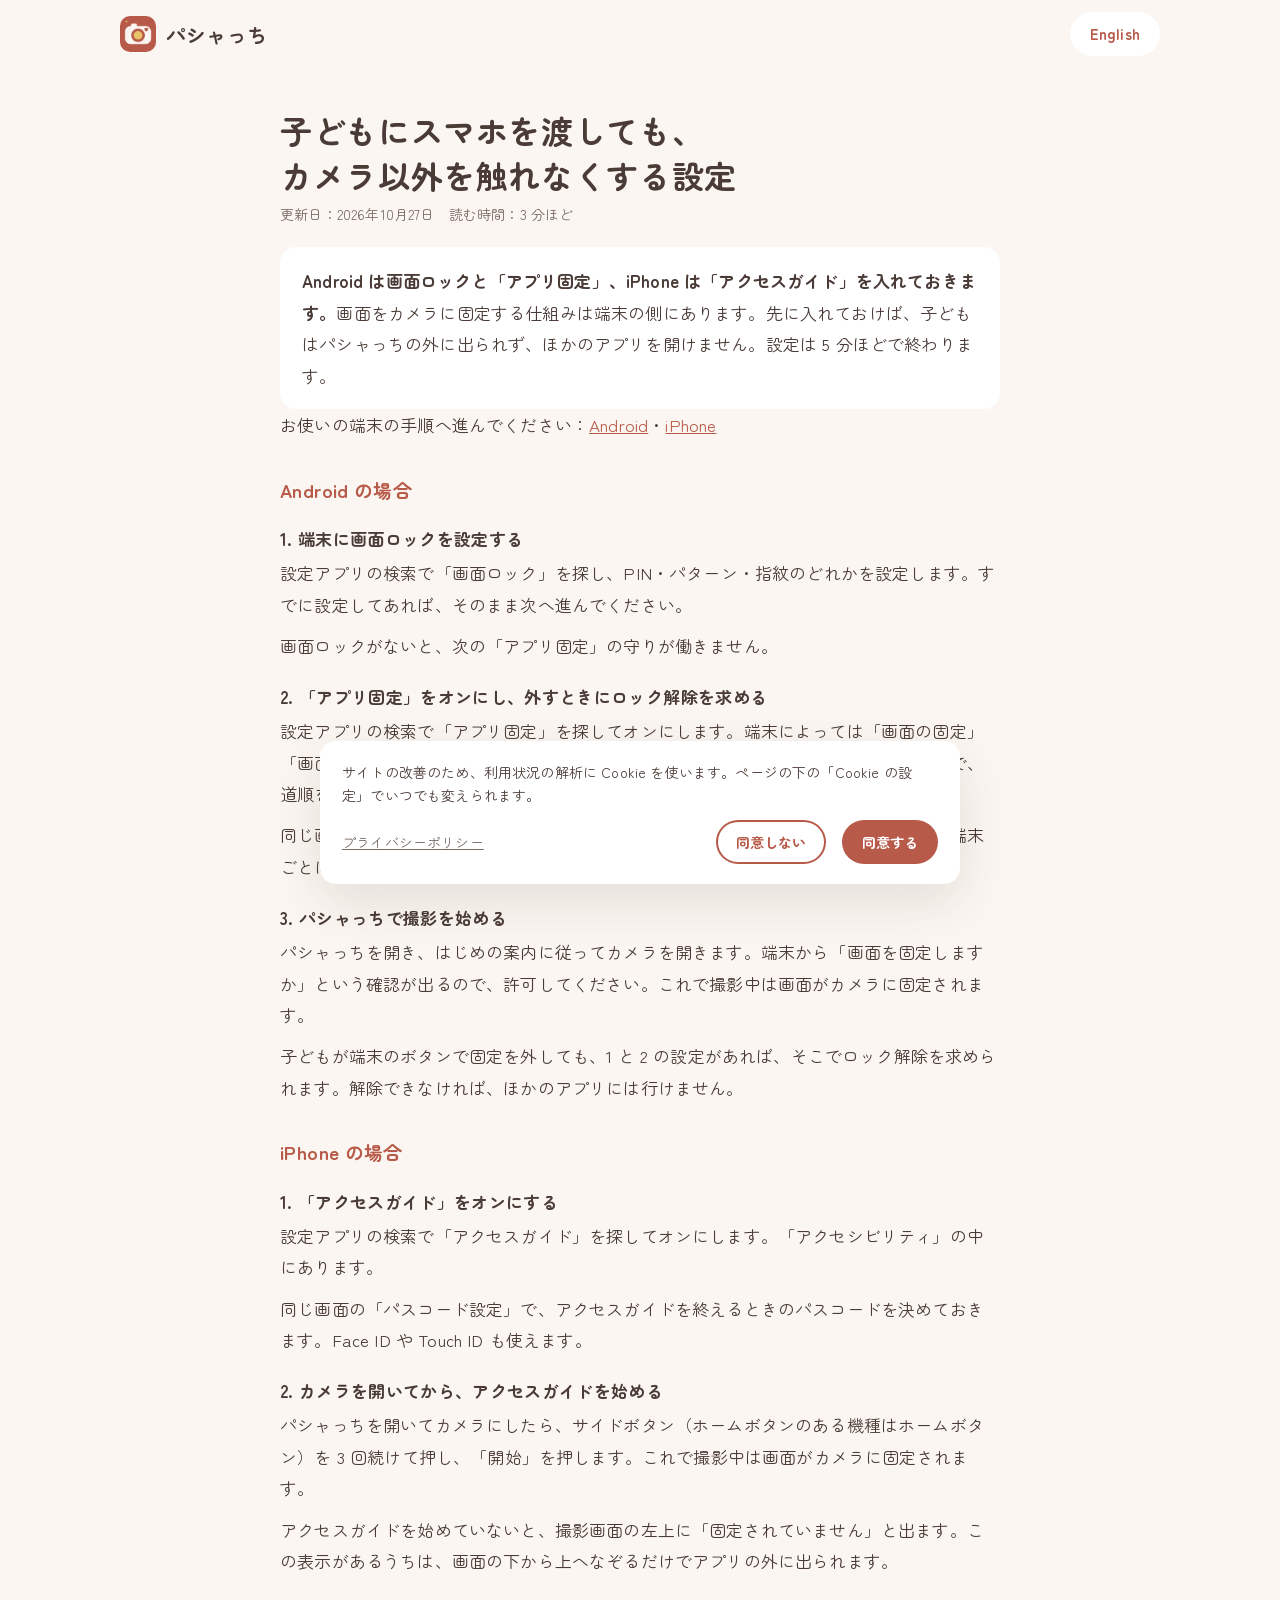
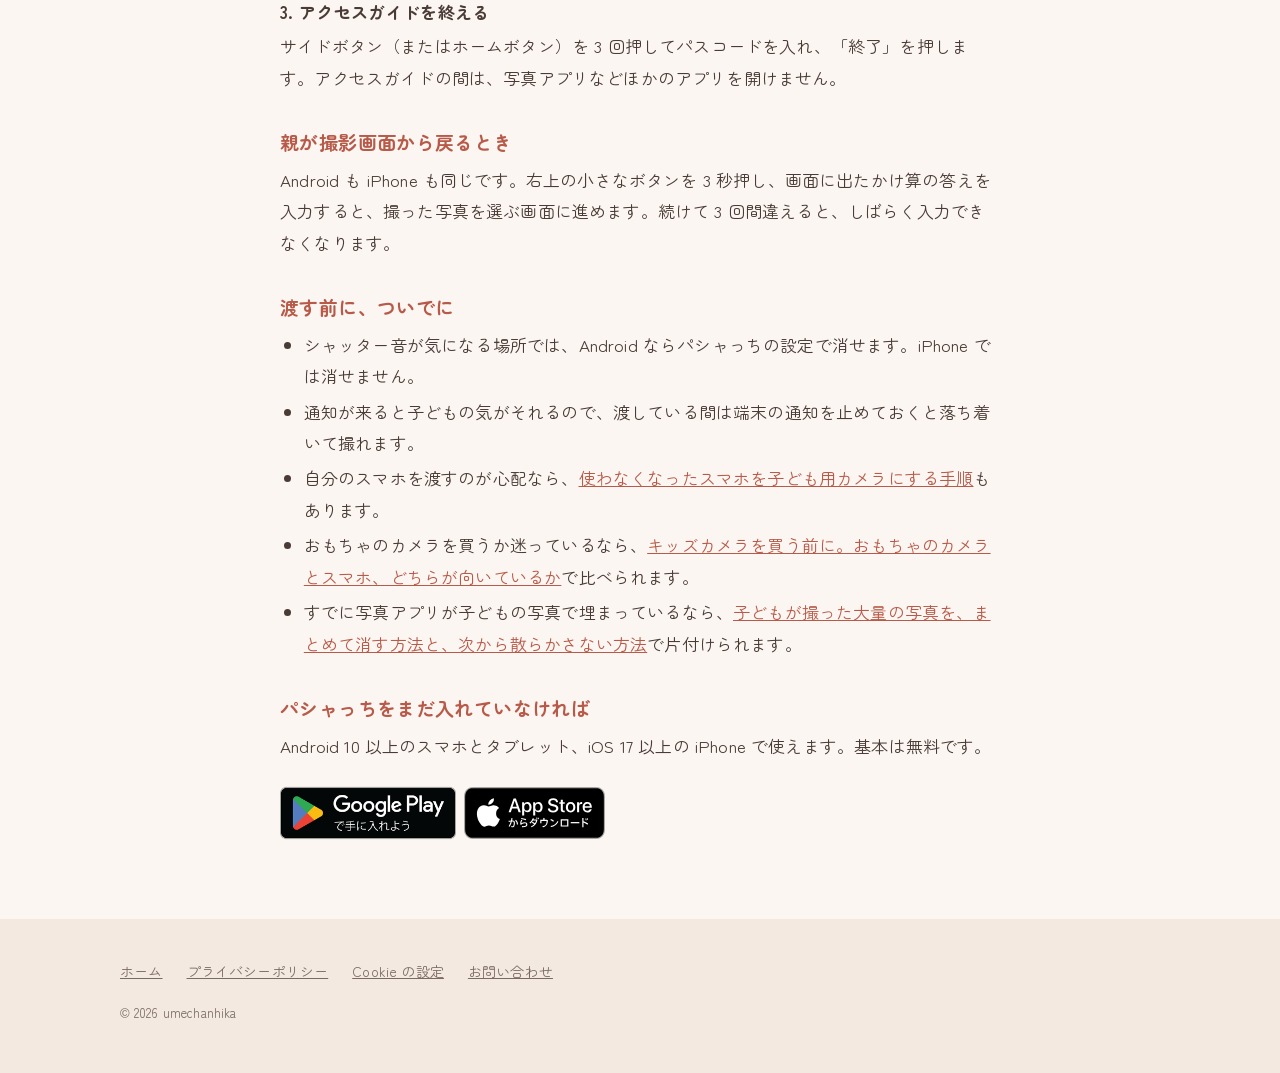
<file: ja/guide/lock-to-camera/index.html>
<!doctype html>
<html lang="ja">
<head>
  <meta charset="utf-8">
  <meta name="viewport" content="width=device-width, initial-scale=1">
  <title>子どもにスマホを渡しても、カメラ以外を触れなくする設定｜パシャっち</title>
  <meta name="description" content="子どもに自分のスマホを渡す前にしておく設定。Android は画面ロックと「アプリ固定」、iPhone は「アクセスガイド」を入れておけば、撮影中はカメラに固定され、ほかのアプリを開かれません。">
  <link rel="icon" href="../../../assets/favicon.png" type="image/png">
  <link rel="apple-touch-icon" href="../../../assets/icon-192.png">
  <link rel="alternate" hreflang="ja" href="https://pashacchi.com/ja/guide/lock-to-camera/">
  <link rel="alternate" hreflang="en" href="https://pashacchi.com/guide/lock-to-camera/">
  <link rel="alternate" hreflang="x-default" href="https://pashacchi.com/guide/lock-to-camera/">
  <link rel="canonical" href="https://pashacchi.com/ja/guide/lock-to-camera/">
  <meta property="og:type" content="article">
  <meta property="og:title" content="子どもにスマホを渡しても、カメラ以外を触れなくする設定">
  <meta property="og:description" content="Android は画面ロックと「アプリ固定」、iPhone は「アクセスガイド」を入れておけば、撮影中はカメラに固定され、ほかのアプリを開かれません。">
  <meta property="og:image" content="https://pashacchi.com/assets/ogp-ja.png">
  <meta property="og:url" content="https://pashacchi.com/ja/guide/lock-to-camera/">
  <meta property="og:locale" content="ja_JP">
  <meta name="twitter:card" content="summary_large_image">
  <link rel="preload" href="../../../assets/fonts/zen-maru-gothic-400-base.woff2" as="font" type="font/woff2" crossorigin>
  <link rel="preload" href="../../../assets/fonts/zen-maru-gothic-700-base.woff2" as="font" type="font/woff2" crossorigin>
  <link rel="preload" href="../../../assets/fonts/zen-maru-gothic-400-ja.woff2" as="font" type="font/woff2" crossorigin>
  <link rel="preload" href="../../../assets/fonts/zen-maru-gothic-700-ja.woff2" as="font" type="font/woff2" crossorigin>
  <link rel="stylesheet" href="../../../fonts.css">
  <link rel="stylesheet" href="../../../style.css">
  <script src="../../../play-referrer.js" defer></script>
  <script async src="../../../analytics.js"></script>
  <script type="application/ld+json">
[
  {
    "@context": "https://schema.org",
    "@type": "Article",
    "headline": "子どもにスマホを渡しても、カメラ以外を触れなくする設定",
    "description": "子どもに自分のスマホを渡す前にしておく設定。Android は画面ロックと「アプリ固定」、iPhone は「アクセスガイド」を入れておけば、撮影中はカメラに固定され、ほかのアプリを開かれません。",
    "inLanguage": "ja",
    "url": "https://pashacchi.com/ja/guide/lock-to-camera/",
    "mainEntityOfPage": "https://pashacchi.com/ja/guide/lock-to-camera/",
    "image": "https://pashacchi.com/assets/ogp-ja.png",
    "datePublished": "2026-10-22T00:00:00+09:00",
    "dateModified": "2026-10-27T00:00:00+09:00",
    "author": {
      "@type": "Person",
      "name": "umechanhika"
    }
  },
  {
    "@context": "https://schema.org",
    "@type": "BreadcrumbList",
    "itemListElement": [
      {
        "@type": "ListItem",
        "position": 1,
        "name": "パシャっち",
        "item": "https://pashacchi.com/ja/"
      },
      {
        "@type": "ListItem",
        "position": 2,
        "name": "子どもにスマホを渡しても、カメラ以外を触れなくする設定",
        "item": "https://pashacchi.com/ja/guide/lock-to-camera/"
      }
    ]
  }
]
  </script>
</head>
<body>

  <header class="header">
    <div class="wrap">
      <a class="brand" href="../../">
        <img src="../../../assets/icon-192.png" alt="" width="36" height="36">
        パシャっち
      </a>
      <a class="btn btn--small btn--ghost" href="../../../guide/lock-to-camera/" hreflang="en" lang="en">English</a>
    </div>
  </header>

  <main class="legal">
    <div class="wrap">
        <h1>子どもにスマホを渡しても、<wbr>カメラ以外を<wbr>触れなくする設定</h1>
        <p class="meta">更新日：<time datetime="2026-10-27">2026年10月27日</time>　読む時間：3 分ほど</p>

        <div class="summary">
          <p><strong>Android は画面ロックと「アプリ固定」、iPhone は「アクセスガイド」を入れておきます。</strong>画面をカメラに固定する仕組みは端末の側にあります。先に入れておけば、子どもはパシャっちの外に出られず、ほかのアプリを開けません。設定は 5 分ほどで終わります。</p>
        </div>

        <p>お使いの端末の手順へ進んでください：<a href="#android">Android</a>・<a href="#iphone">iPhone</a></p>

        <h2 id="android">Android の場合</h2>

        <h3>1. 端末に画面ロックを設定する</h3>
        <p>設定アプリの検索で「画面ロック」を探し、PIN・パターン・指紋のどれかを設定します。すでに設定してあれば、そのまま次へ進んでください。</p>
        <p>画面ロックがないと、次の「アプリ固定」の守りが働きません。</p>

        <h3>2. 「アプリ固定」をオンにし、<wbr>外すときにロック解除を求める</h3>
        <p>設定アプリの検索で「アプリ固定」を探してオンにします。端末によっては「画面の固定」「画面のピン留め」という名前です。設定の場所は端末ごとに違い、深い階層にあるので、道順をたどるより検索したほうが早く着きます。</p>
        <p>同じ画面にある「固定を外すときにロック解除を求める」もオンにします。この名前も端末ごとに少し違います。</p>

        <h3>3. パシャっちで撮影を始める</h3>
        <p>パシャっちを開き、はじめの案内に従ってカメラを開きます。端末から「画面を固定しますか」という確認が出るので、許可してください。これで撮影中は画面がカメラに固定されます。</p>
        <p>子どもが端末のボタンで固定を外しても、1 と 2 の設定があれば、そこでロック解除を求められます。解除できなければ、ほかのアプリには行けません。</p>

        <h2 id="iphone">iPhone の場合</h2>

        <h3>1. 「アクセスガイド」をオンにする</h3>
        <p>設定アプリの検索で「アクセスガイド」を探してオンにします。「アクセシビリティ」の中にあります。</p>
        <p>同じ画面の「パスコード設定」で、アクセスガイドを終えるときのパスコードを決めておきます。Face ID や Touch ID も使えます。</p>

        <h3>2. カメラを開いてから、<wbr>アクセスガイドを始める</h3>
        <p>パシャっちを開いてカメラにしたら、サイドボタン（ホームボタンのある機種はホームボタン）を 3 回続けて押し、「開始」を押します。これで撮影中は画面がカメラに固定されます。</p>
        <p>アクセスガイドを始めていないと、撮影画面の左上に「固定されていません」と出ます。この表示があるうちは、画面の下から上へなぞるだけでアプリの外に出られます。</p>

        <h3>3. アクセスガイドを終える</h3>
        <p>サイドボタン（またはホームボタン）を 3 回押してパスコードを入れ、「終了」を押します。アクセスガイドの間は、写真アプリなどほかのアプリを開けません。</p>

        <h2>親が撮影画面から戻るとき</h2>
        <p>Android も iPhone も同じです。右上の小さなボタンを 3 秒押し、画面に出たかけ算の答えを入力すると、撮った写真を選ぶ画面に進めます。続けて 3 回間違えると、しばらく入力できなくなります。</p>

        <h2>渡す前に、ついでに</h2>
        <ul>
          <li>シャッター音が気になる場所では、Android ならパシャっちの設定で消せます。iPhone では消せません。</li>
          <li>通知が来ると子どもの気がそれるので、渡している間は端末の通知を止めておくと落ち着いて撮れます。</li>
          <li>自分のスマホを渡すのが心配なら、<a href="../old-phone/">使わなくなったスマホを子ども用カメラにする手順</a>もあります。</li>
          <li>おもちゃのカメラを買うか迷っているなら、<a href="../toy-camera-or-phone/">キッズカメラを買う前に。おもちゃのカメラとスマホ、どちらが向いているか</a>で比べられます。</li>
          <li>すでに写真アプリが子どもの写真で埋まっているなら、<a href="../camera-roll-cleanup/">子どもが撮った大量の写真を、まとめて消す方法と、次から散らかさない方法</a>で片付けられます。</li>
        </ul>

        <h2>パシャっちをまだ入れていなければ</h2>
        <p>Android 10 以上のスマホとタブレット、iOS 17 以上の iPhone で使えます。基本は無料です。</p>
        <p class="badges"><a class="badge" data-store="google_play" data-position="guide-lock-to-camera" href="https://play.google.com/store/apps/details?id=com.umechanhika.kidscamera&amp;referrer=utm_source%3Dpashacchi-site%26utm_medium%3Dwebsite%26utm_campaign%3Dlanding%26utm_content%3Dja-guide-lock-to-camera"><img src="../../../assets/google-play-badge-ja.png" alt="Google Play で手に入れよう" width="646" height="250"></a><a class="badge badge--app-store" data-store="app_store" data-position="guide-lock-to-camera" href="https://apps.apple.com/jp/app/id6825766253?pt=120353633&amp;ct=ja-guide-lock-to-camera&amp;mt=8"><img src="../../../assets/app-store-badge-ja.svg" alt="App Store からダウンロード" width="109" height="40"></a></p>
    </div>
  </main>

  <footer class="footer">
    <div class="wrap">
      <ul class="footer__links">
        <li><a href="../../">ホーム</a></li>
        <li><a href="../../privacy/">プライバシーポリシー</a></li>
        <li><a href="../../privacy/#cookies" data-cookie-settings>Cookie の設定</a></li>
        <li><a href="mailto:contact@pashacchi.com">お問い合わせ</a></li>
      </ul>
      <small>&copy; 2026 umechanhika</small>
    </div>
  </footer>

</body>
</html>
</file>
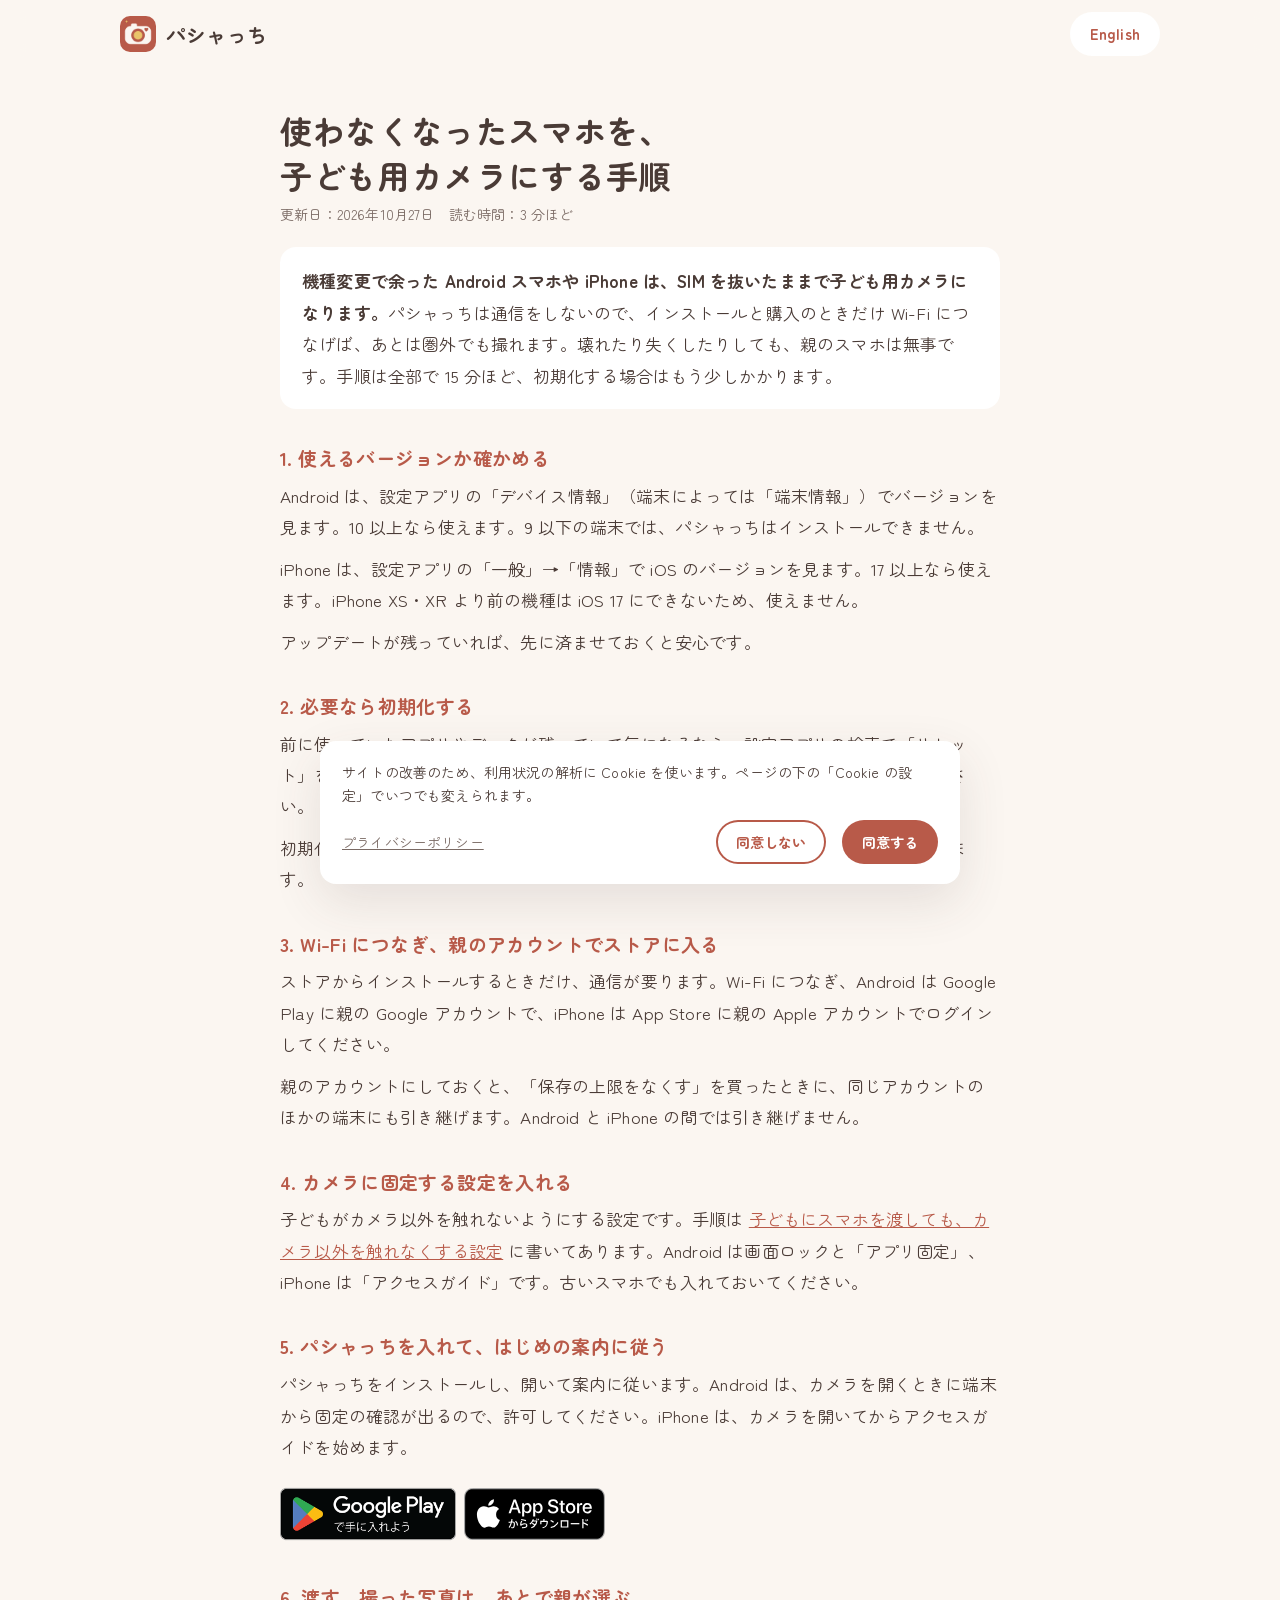
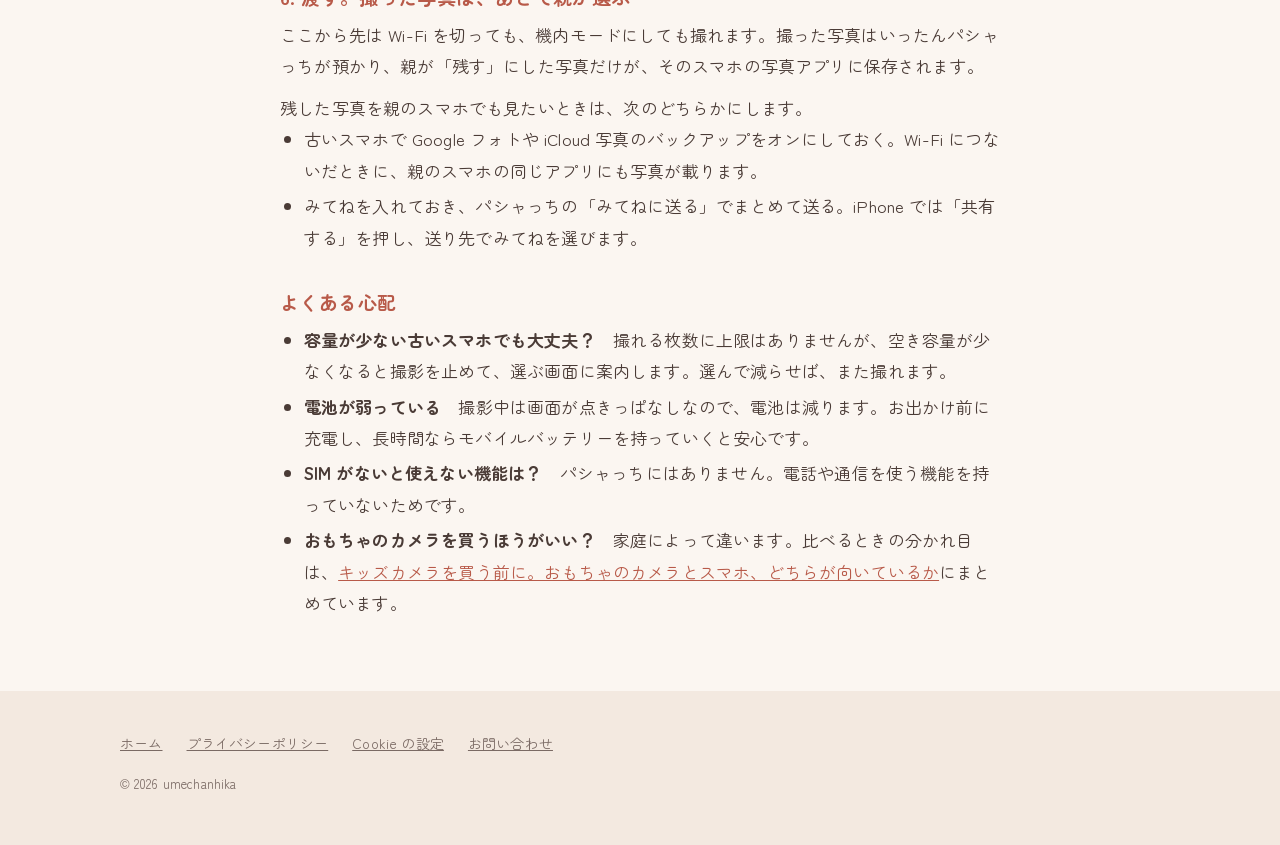
<file: ja/guide/old-phone/index.html>
<!doctype html>
<html lang="ja">
<head>
  <meta charset="utf-8">
  <meta name="viewport" content="width=device-width, initial-scale=1">
  <title>使わなくなったスマホを、子ども用カメラにする手順｜パシャっち</title>
  <meta name="description" content="機種変更で余った古い Android スマホや iPhone を、SIM なしで子ども用カメラにする手順。Android 10 以上、iOS 17 以上の iPhone なら使え、インストールのときだけ Wi-Fi があれば、あとは圏外でも撮れます。">
  <link rel="icon" href="../../../assets/favicon.png" type="image/png">
  <link rel="apple-touch-icon" href="../../../assets/icon-192.png">
  <link rel="alternate" hreflang="ja" href="https://pashacchi.com/ja/guide/old-phone/">
  <link rel="alternate" hreflang="en" href="https://pashacchi.com/guide/old-phone/">
  <link rel="alternate" hreflang="x-default" href="https://pashacchi.com/guide/old-phone/">
  <link rel="canonical" href="https://pashacchi.com/ja/guide/old-phone/">
  <meta property="og:type" content="article">
  <meta property="og:title" content="使わなくなったスマホを、子ども用カメラにする手順">
  <meta property="og:description" content="余った古い Android スマホや iPhone を、SIM なしで子ども用カメラに。Android 10 以上、iOS 17 以上の iPhone なら使え、インストールのときだけ Wi-Fi があれば、あとは圏外でも撮れます。">
  <meta property="og:image" content="https://pashacchi.com/assets/ogp-ja.png">
  <meta property="og:url" content="https://pashacchi.com/ja/guide/old-phone/">
  <meta property="og:locale" content="ja_JP">
  <meta name="twitter:card" content="summary_large_image">
  <link rel="preload" href="../../../assets/fonts/zen-maru-gothic-400-base.woff2" as="font" type="font/woff2" crossorigin>
  <link rel="preload" href="../../../assets/fonts/zen-maru-gothic-700-base.woff2" as="font" type="font/woff2" crossorigin>
  <link rel="preload" href="../../../assets/fonts/zen-maru-gothic-400-ja.woff2" as="font" type="font/woff2" crossorigin>
  <link rel="preload" href="../../../assets/fonts/zen-maru-gothic-700-ja.woff2" as="font" type="font/woff2" crossorigin>
  <link rel="stylesheet" href="../../../fonts.css">
  <link rel="stylesheet" href="../../../style.css">
  <script src="../../../play-referrer.js" defer></script>
  <script async src="../../../analytics.js"></script>
  <script type="application/ld+json">
[
  {
    "@context": "https://schema.org",
    "@type": "Article",
    "headline": "使わなくなったスマホを、子ども用カメラにする手順",
    "description": "機種変更で余った古い Android スマホや iPhone を、SIM なしで子ども用カメラにする手順。Android 10 以上、iOS 17 以上の iPhone なら使え、インストールのときだけ Wi-Fi があれば、あとは圏外でも撮れます。",
    "inLanguage": "ja",
    "url": "https://pashacchi.com/ja/guide/old-phone/",
    "mainEntityOfPage": "https://pashacchi.com/ja/guide/old-phone/",
    "image": "https://pashacchi.com/assets/ogp-ja.png",
    "datePublished": "2026-10-22T00:00:00+09:00",
    "dateModified": "2026-10-27T00:00:00+09:00",
    "author": {
      "@type": "Person",
      "name": "umechanhika"
    }
  },
  {
    "@context": "https://schema.org",
    "@type": "BreadcrumbList",
    "itemListElement": [
      {
        "@type": "ListItem",
        "position": 1,
        "name": "パシャっち",
        "item": "https://pashacchi.com/ja/"
      },
      {
        "@type": "ListItem",
        "position": 2,
        "name": "使わなくなったスマホを、子ども用カメラにする手順",
        "item": "https://pashacchi.com/ja/guide/old-phone/"
      }
    ]
  }
]
  </script>
</head>
<body>

  <header class="header">
    <div class="wrap">
      <a class="brand" href="../../">
        <img src="../../../assets/icon-192.png" alt="" width="36" height="36">
        パシャっち
      </a>
      <a class="btn btn--small btn--ghost" href="../../../guide/old-phone/" hreflang="en" lang="en">English</a>
    </div>
  </header>

  <main class="legal">
    <div class="wrap">
        <h1>使わなくなったスマホを、<wbr>子ども用カメラにする手順</h1>
        <p class="meta">更新日：<time datetime="2026-10-27">2026年10月27日</time>　読む時間：3 分ほど</p>

        <div class="summary">
          <p><strong>機種変更で余った Android スマホや iPhone は、SIM を抜いたままで子ども用カメラになります。</strong>パシャっちは通信をしないので、インストールと購入のときだけ Wi-Fi につなげば、あとは圏外でも撮れます。壊れたり失くしたりしても、親のスマホは無事です。手順は全部で 15 分ほど、初期化する場合はもう少しかかります。</p>
        </div>

        <h2>1. 使えるバージョンか確かめる</h2>
        <p>Android は、設定アプリの「デバイス情報」（端末によっては「端末情報」）でバージョンを見ます。10 以上なら使えます。9 以下の端末では、パシャっちはインストールできません。</p>
        <p>iPhone は、設定アプリの「一般」→「情報」で iOS のバージョンを見ます。17 以上なら使えます。iPhone XS・XR より前の機種は iOS 17 にできないため、使えません。</p>
        <p>アップデートが残っていれば、先に済ませておくと安心です。</p>

        <h2>2. 必要なら初期化する</h2>
        <p>前に使っていたアプリやデータが残っていて気になるなら、設定アプリの検索で「リセット」を探し、初期化します。写真や連絡先など残したいものは、先に移しておいてください。</p>
        <p>初期化しなくても使えます。その場合は、子どもに触られたくないアプリを消しておきます。</p>

        <h2>3. Wi-Fi につなぎ、<wbr>親のアカウントでストアに入る</h2>
        <p>ストアからインストールするときだけ、通信が要ります。Wi-Fi につなぎ、Android は Google Play に親の Google アカウントで、iPhone は App Store に親の Apple アカウントでログインしてください。</p>
        <p>親のアカウントにしておくと、「保存の上限をなくす」を買ったときに、同じアカウントのほかの端末にも引き継げます。Android と iPhone の間では引き継げません。</p>

        <h2>4. カメラに固定する設定を入れる</h2>
        <p>子どもがカメラ以外を触れないようにする設定です。手順は <a href="../lock-to-camera/">子どもにスマホを渡しても、カメラ以外を触れなくする設定</a> に書いてあります。Android は画面ロックと「アプリ固定」、iPhone は「アクセスガイド」です。古いスマホでも入れておいてください。</p>

        <h2>5. パシャっちを入れて、はじめの案内に従う</h2>
        <p>パシャっちをインストールし、開いて案内に従います。Android は、カメラを開くときに端末から固定の確認が出るので、許可してください。iPhone は、カメラを開いてからアクセスガイドを始めます。</p>
        <p class="badges"><a class="badge" data-store="google_play" data-position="guide-old-phone" href="https://play.google.com/store/apps/details?id=com.umechanhika.kidscamera&amp;referrer=utm_source%3Dpashacchi-site%26utm_medium%3Dwebsite%26utm_campaign%3Dlanding%26utm_content%3Dja-guide-old-phone"><img src="../../../assets/google-play-badge-ja.png" alt="Google Play で手に入れよう" width="646" height="250"></a><a class="badge badge--app-store" data-store="app_store" data-position="guide-old-phone" href="https://apps.apple.com/jp/app/id6825766253?pt=120353633&amp;ct=ja-guide-old-phone&amp;mt=8"><img src="../../../assets/app-store-badge-ja.svg" alt="App Store からダウンロード" width="109" height="40"></a></p>

        <h2>6. 渡す。撮った写真は、あとで親が選ぶ</h2>
        <p>ここから先は Wi-Fi を切っても、機内モードにしても撮れます。撮った写真はいったんパシャっちが預かり、親が「残す」にした写真だけが、そのスマホの写真アプリに保存されます。</p>
        <p>残した写真を親のスマホでも見たいときは、次のどちらかにします。</p>
        <ul>
          <li>古いスマホで Google フォトや iCloud 写真のバックアップをオンにしておく。Wi-Fi につないだときに、親のスマホの同じアプリにも写真が載ります。</li>
          <li>みてねを入れておき、パシャっちの「みてねに送る」でまとめて送る。iPhone では「共有する」を押し、送り先でみてねを選びます。</li>
        </ul>

        <h2>よくある心配</h2>
        <ul>
          <li><strong>容量が少ない古いスマホでも大丈夫？</strong>　撮れる枚数に上限はありませんが、空き容量が少なくなると撮影を止めて、選ぶ画面に案内します。選んで減らせば、また撮れます。</li>
          <li><strong>電池が弱っている</strong>　撮影中は画面が点きっぱなしなので、電池は減ります。お出かけ前に充電し、長時間ならモバイルバッテリーを持っていくと安心です。</li>
          <li><strong>SIM がないと使えない機能は？</strong>　パシャっちにはありません。電話や通信を使う機能を持っていないためです。</li>
          <li><strong>おもちゃのカメラを買うほうがいい？</strong>　家庭によって違います。比べるときの分かれ目は、<a href="../toy-camera-or-phone/">キッズカメラを買う前に。おもちゃのカメラとスマホ、どちらが向いているか</a>にまとめています。</li>
        </ul>
    </div>
  </main>

  <footer class="footer">
    <div class="wrap">
      <ul class="footer__links">
        <li><a href="../../">ホーム</a></li>
        <li><a href="../../privacy/">プライバシーポリシー</a></li>
        <li><a href="../../privacy/#cookies" data-cookie-settings>Cookie の設定</a></li>
        <li><a href="mailto:contact@pashacchi.com">お問い合わせ</a></li>
      </ul>
      <small>&copy; 2026 umechanhika</small>
    </div>
  </footer>

</body>
</html>
</file>
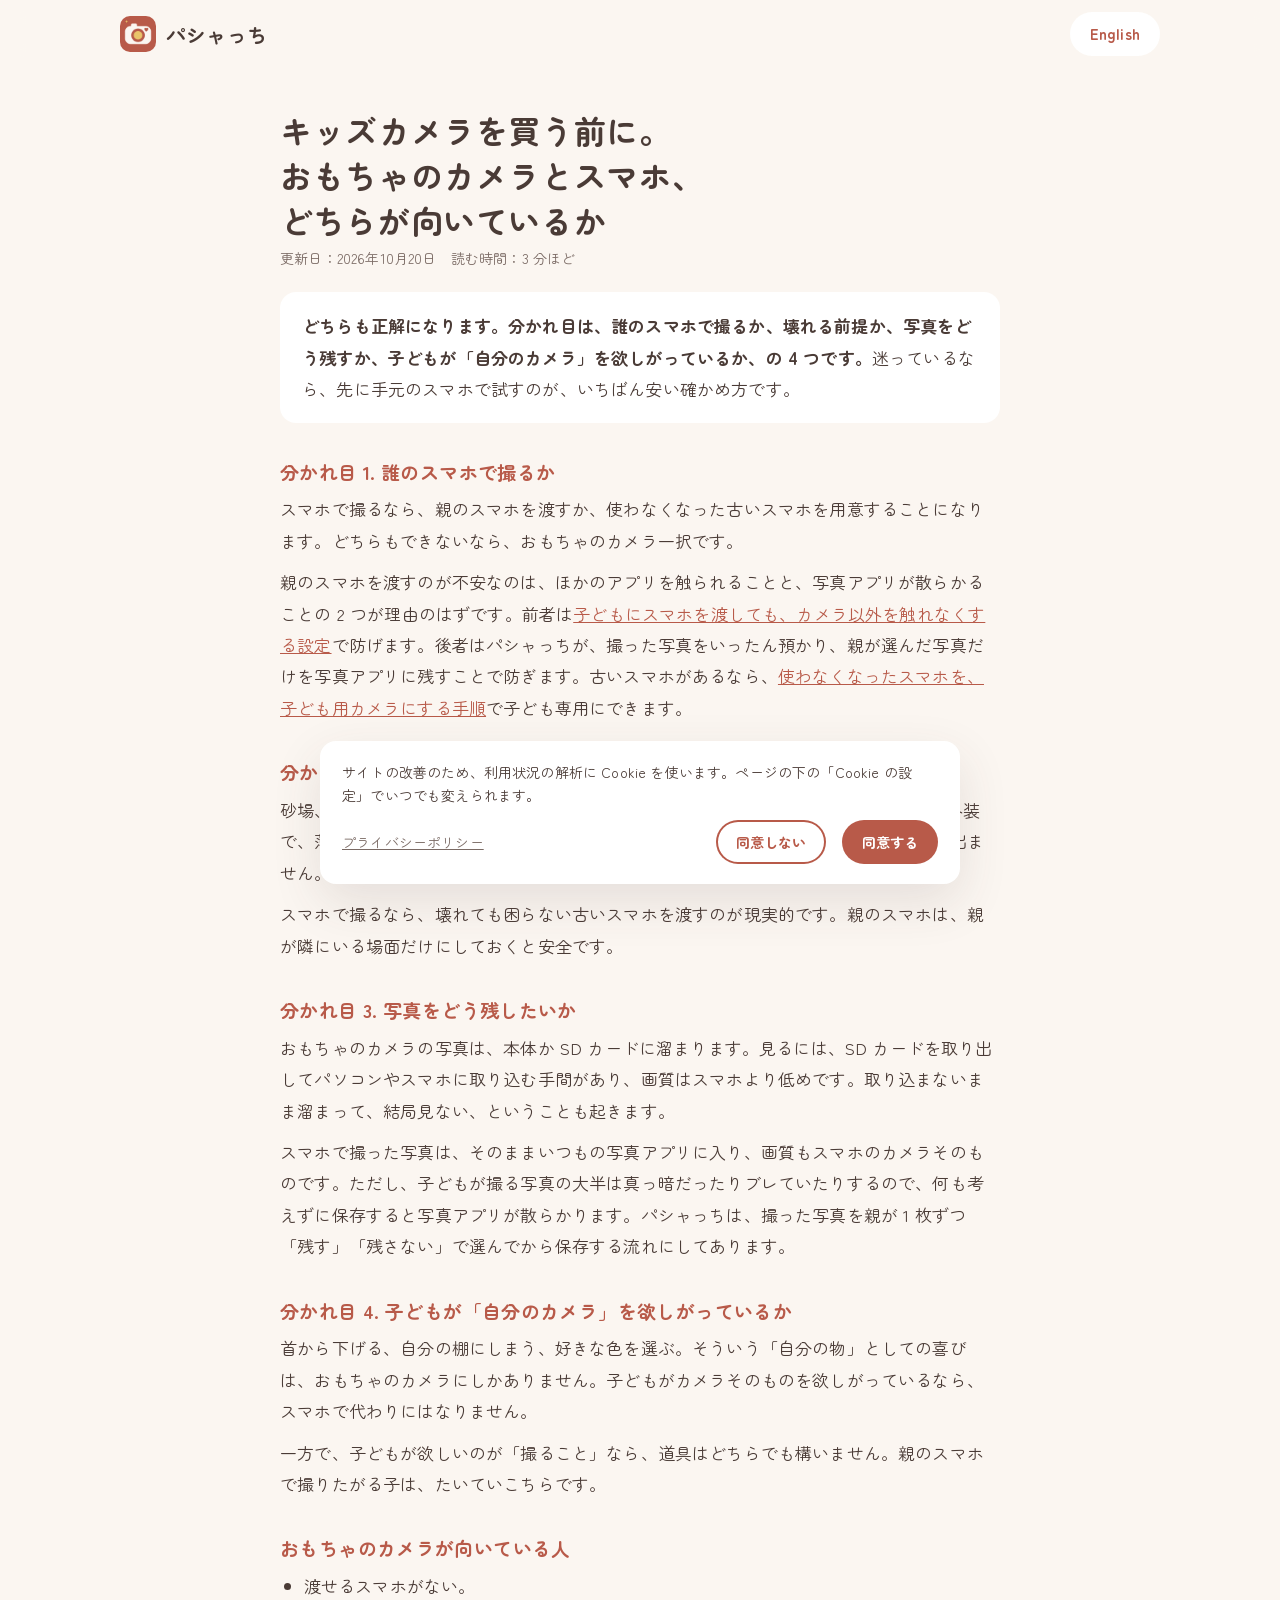
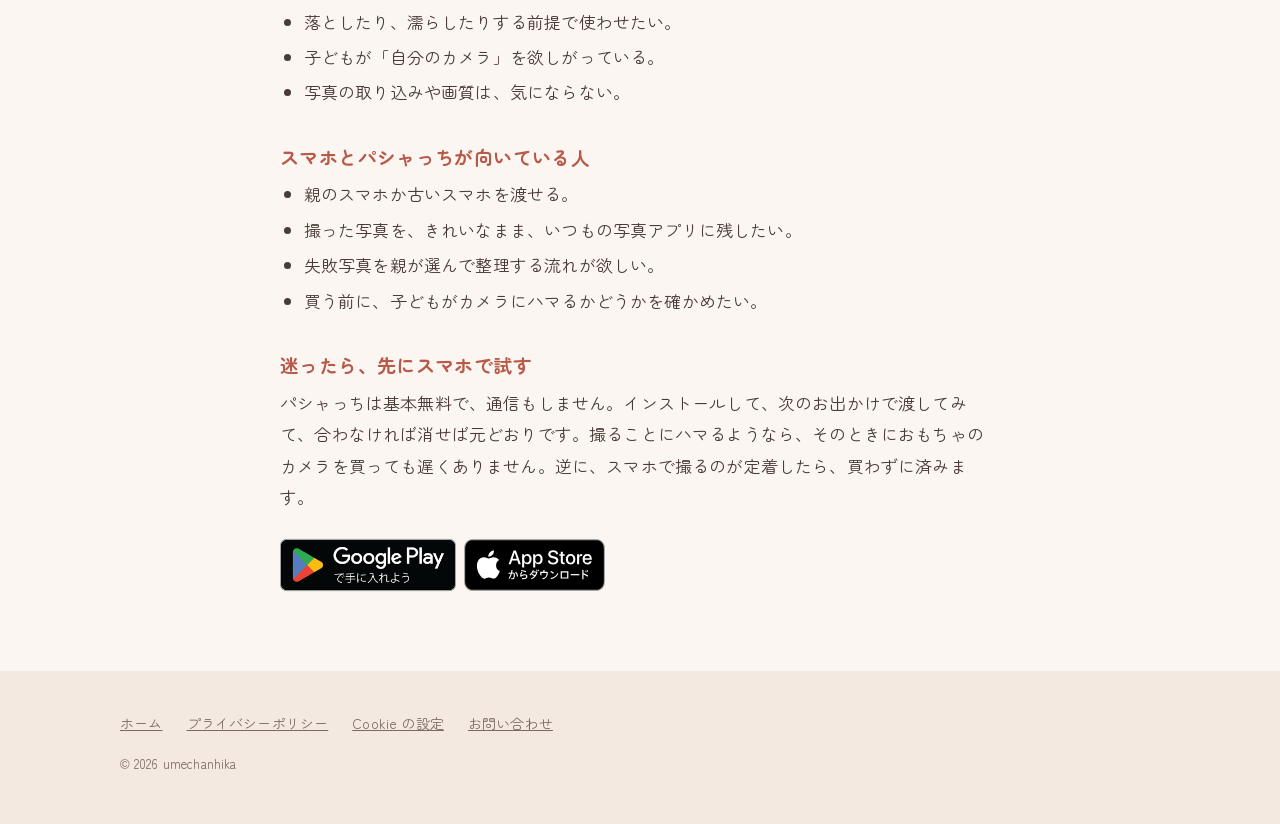
<file: ja/guide/toy-camera-or-phone/index.html>
<!doctype html>
<html lang="ja">
<head>
  <meta charset="utf-8">
  <meta name="viewport" content="width=device-width, initial-scale=1">
  <title>キッズカメラを買う前に。おもちゃのカメラとスマホ、どちらが向いているか｜パシャっち</title>
  <meta name="description" content="子どもにキッズカメラを買おうか迷っている親向けに、おもちゃのカメラとスマホのどちらが向いているかを 4 つの分かれ目で整理します。先にスマホで無料で試す方法も。">
  <link rel="icon" href="../../../assets/favicon.png" type="image/png">
  <link rel="apple-touch-icon" href="../../../assets/icon-192.png">
  <link rel="alternate" hreflang="ja" href="https://pashacchi.com/ja/guide/toy-camera-or-phone/">
  <link rel="alternate" hreflang="en" href="https://pashacchi.com/guide/toy-camera-or-phone/">
  <link rel="alternate" hreflang="x-default" href="https://pashacchi.com/guide/toy-camera-or-phone/">
  <link rel="canonical" href="https://pashacchi.com/ja/guide/toy-camera-or-phone/">
  <meta property="og:type" content="article">
  <meta property="og:title" content="キッズカメラを買う前に。おもちゃのカメラとスマホ、どちらが向いているか">
  <meta property="og:description" content="買おうか迷っている親向けに、おもちゃのカメラとスマホのどちらが向いているかを 4 つの分かれ目で整理。先にスマホで無料で試す方法も。">
  <meta property="og:image" content="https://pashacchi.com/assets/ogp-ja.png">
  <meta property="og:url" content="https://pashacchi.com/ja/guide/toy-camera-or-phone/">
  <meta property="og:locale" content="ja_JP">
  <meta name="twitter:card" content="summary_large_image">
  <link rel="preload" href="../../../assets/fonts/zen-maru-gothic-400-base.woff2" as="font" type="font/woff2" crossorigin>
  <link rel="preload" href="../../../assets/fonts/zen-maru-gothic-700-base.woff2" as="font" type="font/woff2" crossorigin>
  <link rel="preload" href="../../../assets/fonts/zen-maru-gothic-400-ja.woff2" as="font" type="font/woff2" crossorigin>
  <link rel="preload" href="../../../assets/fonts/zen-maru-gothic-700-ja.woff2" as="font" type="font/woff2" crossorigin>
  <link rel="stylesheet" href="../../../fonts.css">
  <link rel="stylesheet" href="../../../style.css">
  <script src="../../../play-referrer.js" defer></script>
  <script async src="../../../analytics.js"></script>
  <script type="application/ld+json">
[
  {
    "@context": "https://schema.org",
    "@type": "Article",
    "headline": "キッズカメラを買う前に。おもちゃのカメラとスマホ、どちらが向いているか",
    "description": "子どもにキッズカメラを買おうか迷っている親向けに、おもちゃのカメラとスマホのどちらが向いているかを 4 つの分かれ目で整理します。先にスマホで無料で試す方法も。",
    "inLanguage": "ja",
    "url": "https://pashacchi.com/ja/guide/toy-camera-or-phone/",
    "mainEntityOfPage": "https://pashacchi.com/ja/guide/toy-camera-or-phone/",
    "image": "https://pashacchi.com/assets/ogp-ja.png",
    "datePublished": "2026-10-20T00:00:00+09:00",
    "dateModified": "2026-10-20T00:00:00+09:00",
    "author": {
      "@type": "Person",
      "name": "umechanhika"
    }
  },
  {
    "@context": "https://schema.org",
    "@type": "BreadcrumbList",
    "itemListElement": [
      {
        "@type": "ListItem",
        "position": 1,
        "name": "パシャっち",
        "item": "https://pashacchi.com/ja/"
      },
      {
        "@type": "ListItem",
        "position": 2,
        "name": "キッズカメラを買う前に。おもちゃのカメラとスマホ、どちらが向いているか",
        "item": "https://pashacchi.com/ja/guide/toy-camera-or-phone/"
      }
    ]
  }
]
  </script>
</head>
<body>

  <header class="header">
    <div class="wrap">
      <a class="brand" href="../../">
        <img src="../../../assets/icon-192.png" alt="" width="36" height="36">
        パシャっち
      </a>
      <a class="btn btn--small btn--ghost" href="../../../guide/toy-camera-or-phone/" hreflang="en" lang="en">English</a>
    </div>
  </header>

  <main class="legal">
    <div class="wrap">
        <h1>キッズカメラを買う前に。<wbr>おもちゃのカメラとスマホ、<wbr>どちらが向いているか</h1>
        <p class="meta">更新日：<time datetime="2026-10-20">2026年10月20日</time>　読む時間：3 分ほど</p>

        <div class="summary">
          <p><strong>どちらも正解になります。分かれ目は、誰のスマホで撮るか、壊れる前提か、写真をどう残すか、子どもが「自分のカメラ」を欲しがっているか、の 4 つです。</strong>迷っているなら、先に手元のスマホで試すのが、いちばん安い確かめ方です。</p>
        </div>

        <h2>分かれ目 1. 誰のスマホで撮るか</h2>
        <p>スマホで撮るなら、親のスマホを渡すか、使わなくなった古いスマホを用意することになります。どちらもできないなら、おもちゃのカメラ一択です。</p>
        <p>親のスマホを渡すのが不安なのは、ほかのアプリを触られることと、写真アプリが散らかることの 2 つが理由のはずです。前者は<a href="../lock-to-camera/">子どもにスマホを渡しても、カメラ以外を触れなくする設定</a>で防げます。後者はパシャっちが、撮った写真をいったん預かり、親が選んだ写真だけを写真アプリに残すことで防ぎます。古いスマホがあるなら、<a href="../old-phone/">使わなくなったスマホを、子ども用カメラにする手順</a>で子ども専用にできます。</p>

        <h2>分かれ目 2. 落として壊れる前提か</h2>
        <p>砂場、水辺、2 歳前後の子。落とす前提なら、おもちゃのカメラが強いです。柔らかい外装で、落としても壊れにくく作られています。スマホは、ケースを付けても同じ安心感は出ません。</p>
        <p>スマホで撮るなら、壊れても困らない古いスマホを渡すのが現実的です。親のスマホは、親が隣にいる場面だけにしておくと安全です。</p>

        <h2>分かれ目 3. 写真をどう残したいか</h2>
        <p>おもちゃのカメラの写真は、本体か SD&nbsp;カードに溜まります。見るには、SD&nbsp;カードを取り出してパソコンやスマホに取り込む手間があり、画質はスマホより低めです。取り込まないまま溜まって、結局見ない、ということも起きます。</p>
        <p>スマホで撮った写真は、そのままいつもの写真アプリに入り、画質もスマホのカメラそのものです。ただし、子どもが撮る写真の大半は真っ暗だったりブレていたりするので、何も考えずに保存すると写真アプリが散らかります。パシャっちは、撮った写真を親が 1 枚ずつ「残す」「残さない」で選んでから保存する流れにしてあります。</p>

        <h2>分かれ目 4. 子どもが「自分のカメラ」を欲しがっているか</h2>
        <p>首から下げる、自分の棚にしまう、好きな色を選ぶ。そういう「自分の物」としての喜びは、おもちゃのカメラにしかありません。子どもがカメラそのものを欲しがっているなら、スマホで代わりにはなりません。</p>
        <p>一方で、子どもが欲しいのが「撮ること」なら、道具はどちらでも構いません。親のスマホで撮りたがる子は、たいていこちらです。</p>

        <h2>おもちゃのカメラが向いている人</h2>
        <ul>
          <li>渡せるスマホがない。</li>
          <li>落としたり、濡らしたりする前提で使わせたい。</li>
          <li>子どもが「自分のカメラ」を欲しがっている。</li>
          <li>写真の取り込みや画質は、気にならない。</li>
        </ul>

        <h2>スマホとパシャっちが向いている人</h2>
        <ul>
          <li>親のスマホか古いスマホを渡せる。</li>
          <li>撮った写真を、きれいなまま、いつもの写真アプリに残したい。</li>
          <li>失敗写真を親が選んで整理する流れが欲しい。</li>
          <li>買う前に、子どもがカメラにハマるかどうかを確かめたい。</li>
        </ul>

        <h2>迷ったら、先にスマホで試す</h2>
        <p>パシャっちは基本無料で、通信もしません。インストールして、次のお出かけで渡してみて、合わなければ消せば元どおりです。撮ることにハマるようなら、そのときにおもちゃのカメラを買っても遅くありません。逆に、スマホで撮るのが定着したら、買わずに済みます。</p>
        <p class="badges"><a class="badge" data-store="google_play" data-position="guide-toy-camera-or-phone" href="https://play.google.com/store/apps/details?id=com.umechanhika.kidscamera&amp;referrer=utm_source%3Dpashacchi-site%26utm_medium%3Dwebsite%26utm_campaign%3Dlanding%26utm_content%3Dja-guide-toy-camera-or-phone"><img src="../../../assets/google-play-badge-ja.png" alt="Google Play で手に入れよう" width="646" height="250"></a><a class="badge badge--app-store" data-store="app_store" data-position="guide-toy-camera-or-phone" href="https://apps.apple.com/jp/app/id6825766253?pt=120353633&amp;ct=ja-guide-toy-camera-or-phone&amp;mt=8"><img src="../../../assets/app-store-badge-ja.svg" alt="App Store からダウンロード" width="109" height="40"></a></p>
    </div>
  </main>

  <footer class="footer">
    <div class="wrap">
      <ul class="footer__links">
        <li><a href="../../">ホーム</a></li>
        <li><a href="../../privacy/">プライバシーポリシー</a></li>
        <li><a href="../../privacy/#cookies" data-cookie-settings>Cookie の設定</a></li>
        <li><a href="mailto:contact@pashacchi.com">お問い合わせ</a></li>
      </ul>
      <small>&copy; 2026 umechanhika</small>
    </div>
  </footer>

</body>
</html>
</file>
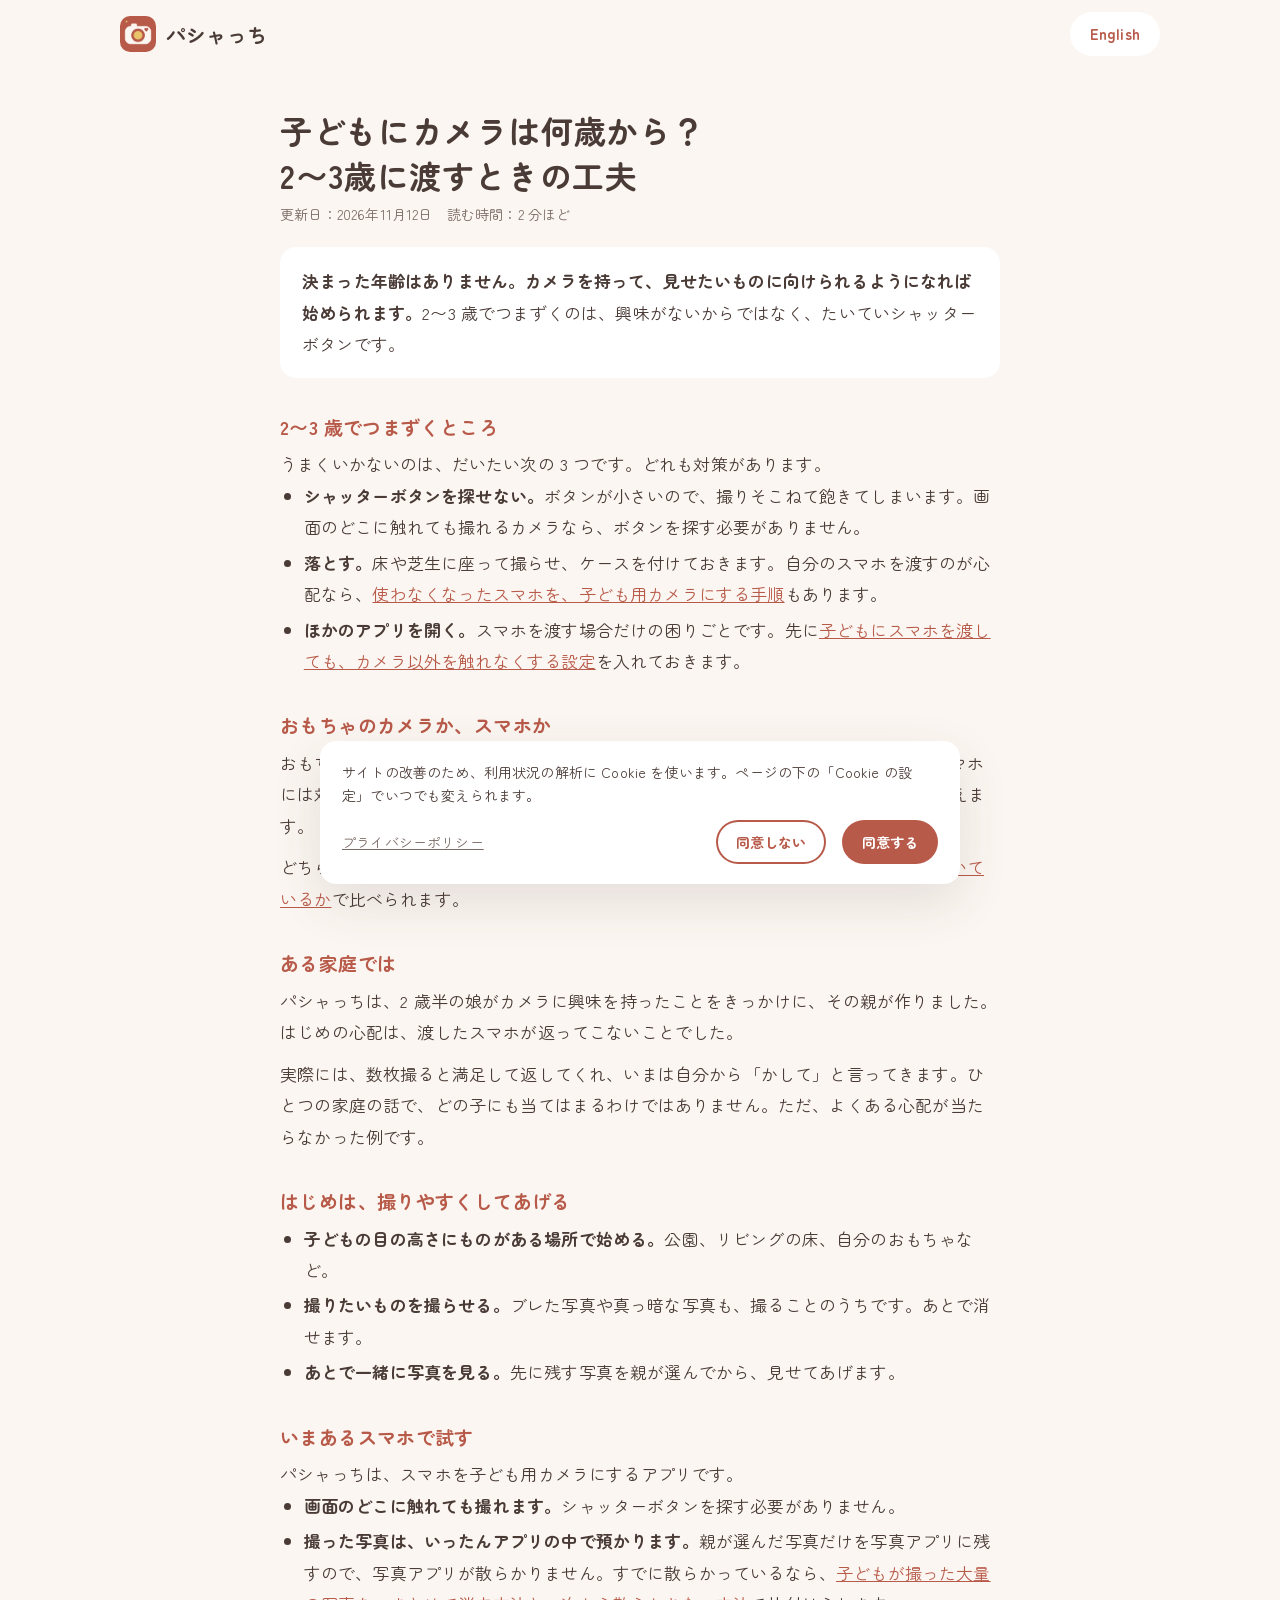
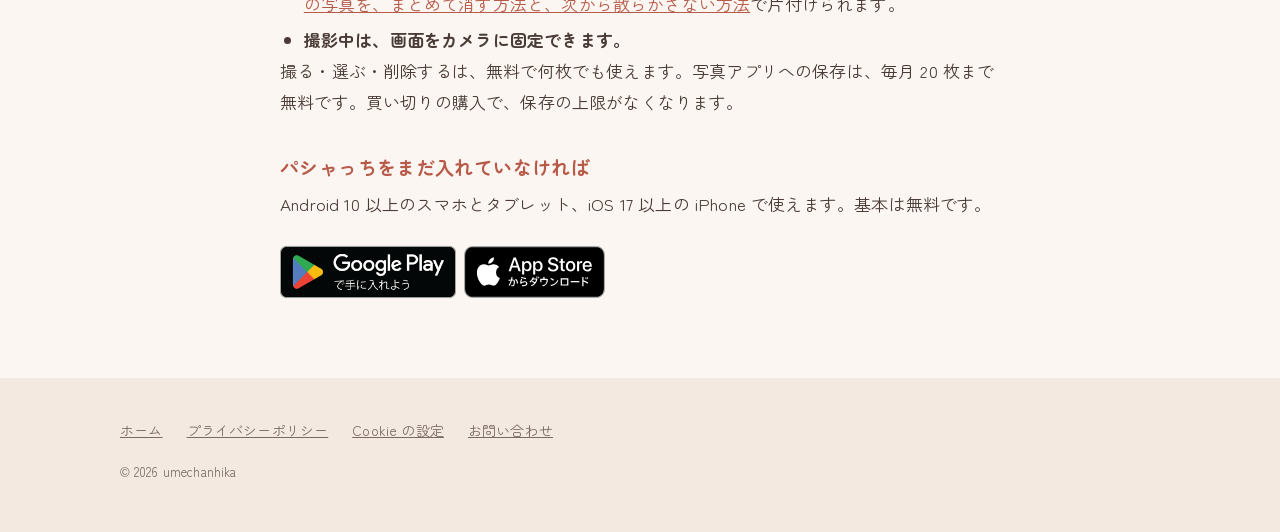
<file: ja/guide/what-age-camera/index.html>
<!doctype html>
<html lang="ja">
<head>
  <meta charset="utf-8">
  <meta name="viewport" content="width=device-width, initial-scale=1">
  <title>子どもにカメラは何歳から？ 2〜3歳に渡すときの工夫｜パシャっち</title>
  <meta name="description" content="決まった年齢はありません。2〜3 歳でつまずくのは、興味がないからではなく、シャッターボタン・落下・ほかのアプリの 3 つです。それぞれの対策と、カメラやスマホの渡し方をまとめました。">
  <link rel="icon" href="../../../assets/favicon.png" type="image/png">
  <link rel="apple-touch-icon" href="../../../assets/icon-192.png">
  <link rel="alternate" hreflang="ja" href="https://pashacchi.com/ja/guide/what-age-camera/">
  <link rel="alternate" hreflang="en" href="https://pashacchi.com/guide/what-age-camera/">
  <link rel="alternate" hreflang="x-default" href="https://pashacchi.com/guide/what-age-camera/">
  <link rel="canonical" href="https://pashacchi.com/ja/guide/what-age-camera/">
  <meta property="og:type" content="article">
  <meta property="og:title" content="子どもにカメラは何歳から？ 2〜3歳に渡すときの工夫">
  <meta property="og:description" content="決まった年齢はありません。2〜3 歳でつまずくのは、シャッターボタン・落下・ほかのアプリの 3 つ。それぞれの対策と、カメラやスマホの渡し方。">
  <meta property="og:image" content="https://pashacchi.com/assets/ogp-ja.png">
  <meta property="og:url" content="https://pashacchi.com/ja/guide/what-age-camera/">
  <meta property="og:locale" content="ja_JP">
  <meta name="twitter:card" content="summary_large_image">
  <link rel="preload" href="../../../assets/fonts/zen-maru-gothic-400-base.woff2" as="font" type="font/woff2" crossorigin>
  <link rel="preload" href="../../../assets/fonts/zen-maru-gothic-700-base.woff2" as="font" type="font/woff2" crossorigin>
  <link rel="preload" href="../../../assets/fonts/zen-maru-gothic-400-ja.woff2" as="font" type="font/woff2" crossorigin>
  <link rel="preload" href="../../../assets/fonts/zen-maru-gothic-700-ja.woff2" as="font" type="font/woff2" crossorigin>
  <link rel="stylesheet" href="../../../fonts.css">
  <link rel="stylesheet" href="../../../style.css">
  <script src="../../../play-referrer.js" defer></script>
  <script async src="../../../analytics.js"></script>
  <script type="application/ld+json">
[
  {
    "@context": "https://schema.org",
    "@type": "Article",
    "headline": "子どもにカメラは何歳から？ 2〜3歳に渡すときの工夫",
    "description": "決まった年齢はありません。2〜3 歳でつまずくのは、興味がないからではなく、シャッターボタン・落下・ほかのアプリの 3 つです。それぞれの対策と、カメラやスマホの渡し方をまとめました。",
    "inLanguage": "ja",
    "url": "https://pashacchi.com/ja/guide/what-age-camera/",
    "mainEntityOfPage": "https://pashacchi.com/ja/guide/what-age-camera/",
    "image": "https://pashacchi.com/assets/ogp-ja.png",
    "datePublished": "2026-11-12T00:00:00+09:00",
    "dateModified": "2026-11-12T00:00:00+09:00",
    "author": {
      "@type": "Person",
      "name": "umechanhika"
    }
  },
  {
    "@context": "https://schema.org",
    "@type": "BreadcrumbList",
    "itemListElement": [
      {
        "@type": "ListItem",
        "position": 1,
        "name": "パシャっち",
        "item": "https://pashacchi.com/ja/"
      },
      {
        "@type": "ListItem",
        "position": 2,
        "name": "子どもにカメラは何歳から？ 2〜3歳に渡すときの工夫",
        "item": "https://pashacchi.com/ja/guide/what-age-camera/"
      }
    ]
  }
]
  </script>
</head>
<body>

  <header class="header">
    <div class="wrap">
      <a class="brand" href="../../">
        <img src="../../../assets/icon-192.png" alt="" width="36" height="36">
        パシャっち
      </a>
      <a class="btn btn--small btn--ghost" href="../../../guide/what-age-camera/" hreflang="en" lang="en">English</a>
    </div>
  </header>

  <main class="legal">
    <div class="wrap">
        <h1>子どもにカメラは何歳から？<wbr> 2〜3歳に渡すときの工夫</h1>
        <p class="meta">更新日：<time datetime="2026-11-12">2026年11月12日</time>　読む時間：2 分ほど</p>

        <div class="summary">
          <p><strong>決まった年齢はありません。カメラを持って、見せたいものに向けられるようになれば始められます。</strong>2〜3 歳でつまずくのは、興味がないからではなく、たいていシャッターボタンです。</p>
        </div>

        <h2>2〜3 歳でつまずくところ</h2>
        <p>うまくいかないのは、だいたい次の 3 つです。どれも対策があります。</p>
        <ul>
          <li><strong>シャッターボタンを探せない。</strong>ボタンが小さいので、撮りそこねて飽きてしまいます。画面のどこに触れても撮れるカメラなら、ボタンを探す必要がありません。</li>
          <li><strong>落とす。</strong>床や芝生に座って撮らせ、ケースを付けておきます。自分のスマホを渡すのが心配なら、<a href="../old-phone/">使わなくなったスマホを、子ども用カメラにする手順</a>もあります。</li>
          <li><strong>ほかのアプリを開く。</strong>スマホを渡す場合だけの困りごとです。先に<a href="../lock-to-camera/">子どもにスマホを渡しても、カメラ以外を触れなくする設定</a>を入れておきます。</li>
        </ul>

        <h2>おもちゃのカメラか、スマホか</h2>
        <p>おもちゃのカメラは、箱に対象年齢が書いてあります。買う前に確かめてください。スマホには対象年齢の表示がありませんが、上の 3 つの対策をすれば、もっと小さい子でも使えます。</p>
        <p>どちらが向くかは、<a href="../toy-camera-or-phone/">キッズカメラを買う前に。おもちゃのカメラとスマホ、どちらが向いているか</a>で比べられます。</p>

        <h2>ある家庭では</h2>
        <p>パシャっちは、2 歳半の娘がカメラに興味を持ったことをきっかけに、その親が作りました。はじめの心配は、渡したスマホが返ってこないことでした。</p>
        <p>実際には、数枚撮ると満足して返してくれ、いまは自分から「かして」と言ってきます。ひとつの家庭の話で、どの子にも当てはまるわけではありません。ただ、よくある心配が当たらなかった例です。</p>

        <h2>はじめは、撮りやすくしてあげる</h2>
        <ul>
          <li><strong>子どもの目の高さにものがある場所で始める。</strong>公園、リビングの床、自分のおもちゃなど。</li>
          <li><strong>撮りたいものを撮らせる。</strong>ブレた写真や真っ暗な写真も、撮ることのうちです。あとで消せます。</li>
          <li><strong>あとで一緒に写真を見る。</strong>先に残す写真を親が選んでから、見せてあげます。</li>
        </ul>

        <h2>いまあるスマホで試す</h2>
        <p>パシャっちは、スマホを子ども用カメラにするアプリです。</p>
        <ul>
          <li><strong>画面のどこに触れても撮れます。</strong>シャッターボタンを探す必要がありません。</li>
          <li><strong>撮った写真は、いったんアプリの中で預かります。</strong>親が選んだ写真だけを写真アプリに残すので、写真アプリが散らかりません。すでに散らかっているなら、<a href="../camera-roll-cleanup/">子どもが撮った大量の写真を、まとめて消す方法と、次から散らかさない方法</a>で片付けられます。</li>
          <li><strong>撮影中は、画面をカメラに固定できます。</strong></li>
        </ul>
        <p>撮る・選ぶ・削除するは、無料で何枚でも使えます。写真アプリへの保存は、毎月 20 枚まで無料です。買い切りの購入で、保存の上限がなくなります。</p>

        <h2>パシャっちをまだ入れていなければ</h2>
        <p>Android 10 以上のスマホとタブレット、iOS 17 以上の iPhone で使えます。基本は無料です。</p>
        <p class="badges"><a class="badge" data-store="google_play" data-position="guide-what-age-camera" href="https://play.google.com/store/apps/details?id=com.umechanhika.kidscamera&amp;referrer=utm_source%3Dpashacchi-site%26utm_medium%3Dwebsite%26utm_campaign%3Dlanding%26utm_content%3Dja-guide-what-age-camera"><img src="../../../assets/google-play-badge-ja.png" alt="Google Play で手に入れよう" width="646" height="250"></a><a class="badge badge--app-store" data-store="app_store" data-position="guide-what-age-camera" href="https://apps.apple.com/jp/app/id6825766253?pt=120353633&amp;ct=ja-guide-what-age-camera&amp;mt=8"><img src="../../../assets/app-store-badge-ja.svg" alt="App Store からダウンロード" width="109" height="40"></a></p>
    </div>
  </main>

  <footer class="footer">
    <div class="wrap">
      <ul class="footer__links">
        <li><a href="../../">ホーム</a></li>
        <li><a href="../../privacy/">プライバシーポリシー</a></li>
        <li><a href="../../privacy/#cookies" data-cookie-settings>Cookie の設定</a></li>
        <li><a href="mailto:contact@pashacchi.com">お問い合わせ</a></li>
      </ul>
      <small>&copy; 2026 umechanhika</small>
    </div>
  </footer>

</body>
</html>
</file>
<file: fonts.css>
/* .github/scripts/build-fonts.py が書き出す。手で直さない（docs/site.md）。
   Zen Maru Gothic（SIL OFL 1.1）を、サイトに出てくる文字だけに絞って自分のドメインから配る。 */
@font-face {
  font-family: "Zen Maru Gothic";
  font-style: normal;
  font-weight: 400;
  font-display: swap;
  src: url("assets/fonts/zen-maru-gothic-400-base.woff2") format("woff2");
  unicode-range: U+20-7E, U+B7, U+201C-201D, U+3001-3002, U+304C, U+3057, U+3059, U+3060, U+3066-3067, U+306A, U+306E-306F, U+3078, U+3081, U+3089, U+308B, U+3093, U+30A6, U+30AF, U+30B6, U+30B8, U+30D6, U+30DA, U+30E9-30EA, U+30F3, U+30FC, U+4E00, U+4EE5, U+5207, U+521D, U+554F, U+5C0A, U+5F8C, U+61B6, U+65E5, U+66FF, U+672C, U+7B2C, U+8A00, U+8A18, U+8A2A, U+8A9E, U+9078, U+91CD;
}
@font-face {
  font-family: "Zen Maru Gothic";
  font-style: normal;
  font-weight: 400;
  font-display: swap;
  src: url("assets/fonts/zen-maru-gothic-400-ja.woff2") format("woff2");
  unicode-range: U+2192, U+3000, U+300C-300D, U+301C, U+3042, U+3044, U+3046, U+3048, U+304A-304B, U+304D-3055, U+3058, U+305A-305B, U+305D-305F, U+3061, U+3063-3065, U+3068-3069, U+306B-306D, U+3070-3073, U+3076, U+3079, U+307B-307C, U+307E-3080, U+3082-3084, U+3087-3088, U+308A, U+308C-308D, U+308F, U+3092, U+30A1-30A4, U+30A7, U+30A9-30AE, U+30B0-30B1, U+30B3-30B5, U+30B7, U+30B9-30BB, U+30BD, U+30BF-30C1, U+30C3, U+30C6-30CB, U+30CD, U+30CF-30D5, U+30D7-30D9, U+30DB-30E3, U+30E5-30E7, U+30EB-30ED, U+30FB, U+4E08-4E0B, U+4E0D, U+4E21, U+4E26, U+4E2D, U+4E38, U+4E86, U+4E88, U+4E8B, U+4EBA, U+4ECB, U+4ED5-4ED6, U+4ED8, U+4EE3, U+4F1A, U+4F1D, U+4F3C, U+4F4D-4F4E, U+4F53, U+4F55, U+4F59, U+4F5C, U+4F7F, U+4F8B, U+4FDD, U+4FE1, U+500B, U+501F, U+5024, U+5074, U+50CD, U+50CF, U+512A, U+5143, U+5145, U+5148, U+5165, U+5168, U+516C, U+5171, U+5177, U+5185-5186, U+518D, U+5192, U+5199, U+51E6, U+51FA, U+5206, U+5217, U+5224-5225, U+5229, U+5236, U+524A, U+524D, U+529B, U+52A0, U+52B9, U+52D5, U+52DD, U+5316, U+534A, U+5370, U+53CE, U+53D6-53D7, U+53E3-53E4, U+53EF-53F0, U+53F3, U+5404, U+5408, U+540C-540D, U+5411, U+542B, U+544A, U+5473, U+547C, U+5546, U+5584, U+559C, U+56DE, U+56F0, U+56FA, U+56FD, U+570F, U+5712, U+5730, U+57CB, U+57DF, U+57FA, U+5831, U+5834, U+5897, U+58CA, U+58F0, U+58F2, U+5909, U+5916, U+5927, U+592B, U+592E, U+5931, U+5947, U+596A, U+597D, U+59CB, U+5A18, U+5B50, U+5B57-5B58, U+5B64, U+5B85, U+5B88-5B89, U+5B9A, U+5B9F, U+5BB6, U+5BB9, U+5BC4, U+5BFE, U+5C02, U+5C0F, U+5C11, U+5C3E, U+5C40, U+5C4A, U+5C64, U+5DE5-5DE6, U+5DEE, U+5E2F, U+5E45, U+5E74, U+5E83, U+5E8A, U+5EA7, U+5EAD, U+5F0F, U+5F15, U+5F31, U+5F37, U+5F3E, U+5F53, U+5F62, U+5F71, U+5F93, U+5F97, U+5FC3, U+5FC5, U+5FD8, U+5FDC, U+6027, U+60A9, U+60B2, U+60C5, U+610F, U+611F, U+6163, U+623B, U+6240, U+624B, U+6253, U+6255, U+6271, U+6295, U+6298, U+629C, U+629E, U+62BC, U+62E1, U+6301, U+6307, U+632F, U+63A2, U+63A5, U+63C3, U+63CF-63D0, U+63DB, U+64AE, U+64CD, U+652F, U+6539, U+6557, U+6563, U+6570, U+6574-6575, U+6587, U+6599, U+65B0, U+65B9, U+65CF, U+65E2, U+65E9, U+660E, U+661F, U+6642, U+666E-666F, U+6697, U+66F4, U+66F8, U+6700, U+6708-6709, U+671F, U+672B, U+675F, U+6765, U+6790, U+679A, U+67A0, U+67D4, U+682A, U+6848, U+68DA, U+691C, U+697D, U+69CB, U+6A19, U+6A29-6A2A, U+6A5F, U+6B21, U+6B32, U+6B62-6B63, U+6B73, U+6B8B, U+6BB5, U+6BCE, U+6BD4, U+6C0F, U+6C17, U+6C34, U+6C42, U+6C60, U+6C7A, U+6CC1, U+6CD5, U+6D41, U+6D6E, U+6D88, U+6DF1, U+6DFB, U+6E08, U+6E1B, U+6E21, U+6E2C, U+6E80, U+6E9C, U+6ED1, U+6F14, U+6FE1, U+70B9, U+7121, U+7136, U+7247-7248, U+7269, U+7279, U+72B6, U+72ED, U+732B, U+7372, U+73FE, U+7406, U+751F, U+7528, U+7531, U+753B, U+7559, U+7573, U+767A-767B, U+767D, U+7684, U+76EE, U+76F4, U+7701, U+771F, U+7740, U+77E5, U+77ED, U+7802, U+78BA, U+793A, U+793E, U+79C1, U+79D2, U+79FB, U+7A0E, U+7A2E, U+7A3F, U+7A7A, U+7ACB, U+7AEF, U+7B49, U+7B54, U+7B56, U+7B97, U+7BA1, U+7BB1, U+7BC0, U+7C73, U+7D04, U+7D0B, U+7D1A, U+7D20, U+7D22, U+7D39, U+7D42, U+7D44, U+7D50, U+7D61, U+7D99-7D9A, U+7DD2, U+7DE0, U+7DF4, U+7E01, U+7E70, U+7F6E, U+7FA9, U+7FD2, U+8003, U+8005, U+80CC, U+80FD, U+81EA, U+8208, U+822C, U+8272, U+829D, U+82F1, U+8377, U+843D, U+884C, U+8868, U+88C5, U+8981, U+8986, U+898B, U+898F, U+89A7, U+89AA, U+89E3, U+89E6, U+8A08, U+8A2D, U+8A31, U+8A66, U+8A70-8A71, U+8A8D, U+8AAD, U+8AB0, U+8AB2, U+8ABF, U+8AC7, U+8B58, U+8B77, U+8C61, U+8CB7-8CB8, U+8CEA, U+8CFC, U+8D77, U+8D85, U+8DB3, U+8EAB, U+8F03, U+8F09, U+8F2A, U+8FBA, U+8FBC, U+8FD1, U+8FD4, U+8FF7, U+8FFD, U+9001, U+9006, U+9014, U+901A, U+9023, U+9032, U+9045, U+9053, U+9055, U+9077, U+907F, U+90E8, U+914D, U+91CF, U+91D1, U+9332, U+9577, U+9589, U+958B, U+9593, U+95A2, U+95B2, U+9632, U+9650, U+9664, U+968E, U+9694, U+969B, U+96A0, U+96A3, U+96C6, U+96E2, U+96FB, U+9762, U+97F3, U+9805-9806, U+9810, U+982D, U+984D, U+9854, U+985E, U+98FD, U+9996, U+9A13, U+9AD8, U+9CF4, U+9EC4, U+9F62, U+FF01, U+FF08-FF09, U+FF1A, U+FF1F, U+FF5C;
}
@font-face {
  font-family: "Zen Maru Gothic";
  font-style: normal;
  font-weight: 700;
  font-display: swap;
  src: url("assets/fonts/zen-maru-gothic-700-base.woff2") format("woff2");
  unicode-range: U+20-7E, U+B7, U+201C-201D, U+3001-3002, U+304C, U+3057, U+3059, U+3060, U+3066-3067, U+306A, U+306E-306F, U+3078, U+3081, U+3089, U+308B, U+3093, U+30A6, U+30AF, U+30B6, U+30B8, U+30D6, U+30DA, U+30E9-30EA, U+30F3, U+30FC, U+4E00, U+4EE5, U+5207, U+521D, U+554F, U+5C0A, U+5F8C, U+61B6, U+65E5, U+66FF, U+672C, U+7B2C, U+8A00, U+8A18, U+8A2A, U+8A9E, U+9078, U+91CD;
}
@font-face {
  font-family: "Zen Maru Gothic";
  font-style: normal;
  font-weight: 700;
  font-display: swap;
  src: url("assets/fonts/zen-maru-gothic-700-ja.woff2") format("woff2");
  unicode-range: U+2192, U+3000, U+300C-300D, U+301C, U+3042, U+3044, U+3046, U+3048, U+304A-304B, U+304D-3055, U+3058, U+305A-305B, U+305D-305F, U+3061, U+3063-3065, U+3068-3069, U+306B-306D, U+3070-3073, U+3076, U+3079, U+307B-307C, U+307E-3080, U+3082-3084, U+3087-3088, U+308A, U+308C-308D, U+308F, U+3092, U+30A1-30A4, U+30A7, U+30A9-30AE, U+30B0-30B1, U+30B3-30B5, U+30B7, U+30B9-30BB, U+30BD, U+30BF-30C1, U+30C3, U+30C6-30CB, U+30CD, U+30CF-30D5, U+30D7-30D9, U+30DB-30E3, U+30E5-30E7, U+30EB-30ED, U+30FB, U+4E08-4E0B, U+4E0D, U+4E21, U+4E26, U+4E2D, U+4E38, U+4E86, U+4E88, U+4E8B, U+4EBA, U+4ECB, U+4ED5-4ED6, U+4ED8, U+4EE3, U+4F1A, U+4F1D, U+4F3C, U+4F4D-4F4E, U+4F53, U+4F55, U+4F59, U+4F5C, U+4F7F, U+4F8B, U+4FDD, U+4FE1, U+500B, U+501F, U+5024, U+5074, U+50CD, U+50CF, U+512A, U+5143, U+5145, U+5148, U+5165, U+5168, U+516C, U+5171, U+5177, U+5185-5186, U+518D, U+5192, U+5199, U+51E6, U+51FA, U+5206, U+5217, U+5224-5225, U+5229, U+5236, U+524A, U+524D, U+529B, U+52A0, U+52B9, U+52D5, U+52DD, U+5316, U+534A, U+5370, U+53CE, U+53D6-53D7, U+53E3-53E4, U+53EF-53F0, U+53F3, U+5404, U+5408, U+540C-540D, U+5411, U+542B, U+544A, U+5473, U+547C, U+5546, U+5584, U+559C, U+56DE, U+56F0, U+56FA, U+56FD, U+570F, U+5712, U+5730, U+57CB, U+57DF, U+57FA, U+5831, U+5834, U+5897, U+58CA, U+58F0, U+58F2, U+5909, U+5916, U+5927, U+592B, U+592E, U+5931, U+5947, U+596A, U+597D, U+59CB, U+5A18, U+5B50, U+5B57-5B58, U+5B64, U+5B85, U+5B88-5B89, U+5B9A, U+5B9F, U+5BB6, U+5BB9, U+5BC4, U+5BFE, U+5C02, U+5C0F, U+5C11, U+5C3E, U+5C40, U+5C4A, U+5C64, U+5DE5-5DE6, U+5DEE, U+5E2F, U+5E45, U+5E74, U+5E83, U+5E8A, U+5EA7, U+5EAD, U+5F0F, U+5F15, U+5F31, U+5F37, U+5F3E, U+5F53, U+5F62, U+5F71, U+5F93, U+5F97, U+5FC3, U+5FC5, U+5FD8, U+5FDC, U+6027, U+60A9, U+60B2, U+60C5, U+610F, U+611F, U+6163, U+623B, U+6240, U+624B, U+6253, U+6255, U+6271, U+6295, U+6298, U+629C, U+629E, U+62BC, U+62E1, U+6301, U+6307, U+632F, U+63A2, U+63A5, U+63C3, U+63CF-63D0, U+63DB, U+64AE, U+64CD, U+652F, U+6539, U+6557, U+6563, U+6570, U+6574-6575, U+6587, U+6599, U+65B0, U+65B9, U+65CF, U+65E2, U+65E9, U+660E, U+661F, U+6642, U+666E-666F, U+6697, U+66F4, U+66F8, U+6700, U+6708-6709, U+671F, U+672B, U+675F, U+6765, U+6790, U+679A, U+67A0, U+67D4, U+682A, U+6848, U+68DA, U+691C, U+697D, U+69CB, U+6A19, U+6A29-6A2A, U+6A5F, U+6B21, U+6B32, U+6B62-6B63, U+6B73, U+6B8B, U+6BB5, U+6BCE, U+6BD4, U+6C0F, U+6C17, U+6C34, U+6C42, U+6C60, U+6C7A, U+6CC1, U+6CD5, U+6D41, U+6D6E, U+6D88, U+6DF1, U+6DFB, U+6E08, U+6E1B, U+6E21, U+6E2C, U+6E80, U+6E9C, U+6ED1, U+6F14, U+6FE1, U+70B9, U+7121, U+7136, U+7247-7248, U+7269, U+7279, U+72B6, U+72ED, U+732B, U+7372, U+73FE, U+7406, U+751F, U+7528, U+7531, U+753B, U+7559, U+7573, U+767A-767B, U+767D, U+7684, U+76EE, U+76F4, U+7701, U+771F, U+7740, U+77E5, U+77ED, U+7802, U+78BA, U+793A, U+793E, U+79C1, U+79D2, U+79FB, U+7A0E, U+7A2E, U+7A3F, U+7A7A, U+7ACB, U+7AEF, U+7B49, U+7B54, U+7B56, U+7B97, U+7BA1, U+7BB1, U+7BC0, U+7C73, U+7D04, U+7D0B, U+7D1A, U+7D20, U+7D22, U+7D39, U+7D42, U+7D44, U+7D50, U+7D61, U+7D99-7D9A, U+7DD2, U+7DE0, U+7DF4, U+7E01, U+7E70, U+7F6E, U+7FA9, U+7FD2, U+8003, U+8005, U+80CC, U+80FD, U+81EA, U+8208, U+822C, U+8272, U+829D, U+82F1, U+8377, U+843D, U+884C, U+8868, U+88C5, U+8981, U+8986, U+898B, U+898F, U+89A7, U+89AA, U+89E3, U+89E6, U+8A08, U+8A2D, U+8A31, U+8A66, U+8A70-8A71, U+8A8D, U+8AAD, U+8AB0, U+8AB2, U+8ABF, U+8AC7, U+8B58, U+8B77, U+8C61, U+8CB7-8CB8, U+8CEA, U+8CFC, U+8D77, U+8D85, U+8DB3, U+8EAB, U+8F03, U+8F09, U+8F2A, U+8FBA, U+8FBC, U+8FD1, U+8FD4, U+8FF7, U+8FFD, U+9001, U+9006, U+9014, U+901A, U+9023, U+9032, U+9045, U+9053, U+9055, U+9077, U+907F, U+90E8, U+914D, U+91CF, U+91D1, U+9332, U+9577, U+9589, U+958B, U+9593, U+95A2, U+95B2, U+9632, U+9650, U+9664, U+968E, U+9694, U+969B, U+96A0, U+96A3, U+96C6, U+96E2, U+96FB, U+9762, U+97F3, U+9805-9806, U+9810, U+982D, U+984D, U+9854, U+985E, U+98FD, U+9996, U+9A13, U+9AD8, U+9CF4, U+9EC4, U+9F62, U+FF01, U+FF08-FF09, U+FF1A, U+FF1F, U+FF5C;
}
</file>
<file: style.css>
/* パシャっち 紹介サイトのスタイル。配色と字体はアプリ本体のテーマ定義に合わせる。 */

:root {
  --cream: #fbf6f1;
  --cream-deep: #f3e9e0;
  --coral: #b85a49;
  --coral-dark: #a04c3c;
  --coral-soft: #f2d3c9;
  --sage: #b9cdb7;
  --sage-soft: #e3ece1;
  --mustard: #e9c46a;
  --mustard-soft: #f7ebcb;
  --sky: #bfd4e3;
  --sky-soft: #e4edf4;
  --ink: #4a3b36;
  --ink-soft: #7a6a64;
  --white: #ffffff;
  --radius: 28px;
  --radius-sm: 16px;
  --shadow: 0 18px 50px rgba(74, 59, 54, 0.12);
  --max: 1040px;
}

*,
*::before,
*::after {
  box-sizing: border-box;
}

html {
  scroll-behavior: smooth;
  -webkit-text-size-adjust: 100%;
}

body {
  margin: 0;
  background: var(--cream);
  color: var(--ink);
  font-family: "Zen Maru Gothic", "Hiragino Maru Gothic ProN", "Hiragino Sans", "Noto Sans JP", sans-serif;
  font-size: 17px;
  line-height: 1.85;
  letter-spacing: 0.01em;
  overflow-x: hidden;
}

img {
  max-width: 100%;
  height: auto;
  display: block;
}

a {
  color: var(--coral);
}

h1,
h2,
h3 {
  font-weight: 700;
  line-height: 1.4;
  margin: 0;
  letter-spacing: 0.02em;
}

p {
  margin: 0;
}

ul,
ol {
  margin: 0;
  padding: 0;
  list-style: none;
}

.wrap {
  width: min(var(--max), calc(100% - 32px));
  margin: 0 auto;
}

.visually-hidden {
  position: absolute;
  width: 1px;
  height: 1px;
  overflow: hidden;
  clip: rect(0 0 0 0);
  white-space: nowrap;
}

/* ボタン */

.btn {
  display: inline-flex;
  align-items: center;
  justify-content: center;
  gap: 10px;
  min-height: 56px;
  padding: 0 28px;
  border-radius: 999px;
  background: var(--coral);
  color: var(--white);
  font-weight: 700;
  font-size: 17px;
  text-decoration: none;
  box-shadow: 0 10px 24px rgba(184, 90, 73, 0.3);
  transition: transform 0.15s ease, background 0.15s ease;
}

.btn:hover {
  background: var(--coral-dark);
  transform: translateY(-1px);
}

.btn svg {
  width: 22px;
  height: 22px;
  flex: none;
}

.btn--ghost {
  background: var(--white);
  color: var(--coral);
  box-shadow: inset 0 0 0 2px var(--coral-soft);
}

.btn--ghost:hover {
  background: var(--coral-soft);
}

.btn--small {
  min-height: 44px;
  padding: 0 20px;
  font-size: 15px;
  box-shadow: none;
}

/* ヘッダー */

.header {
  position: sticky;
  top: 0;
  z-index: 10;
  background: rgba(251, 246, 241, 0.88);
  backdrop-filter: blur(12px);
  -webkit-backdrop-filter: blur(12px);
}

.header .wrap {
  display: flex;
  align-items: center;
  gap: 20px;
  min-height: 68px;
}

.brand {
  flex: none;
  display: flex;
  align-items: center;
  gap: 10px;
  white-space: nowrap;
  color: var(--ink);
  text-decoration: none;
  font-weight: 700;
  font-size: 20px;
}

.brand img {
  width: 36px;
  height: 36px;
  border-radius: 10px;
}

.nav {
  display: none;
  gap: 24px;
  margin-left: auto;
  font-size: 15px;
}

.nav a {
  color: var(--ink-soft);
  text-decoration: none;
}

.nav a:hover {
  color: var(--coral);
}

.header .btn {
  margin-left: auto;
}

/* ストアボタンは 3 つあり、store-switch.js が端末に合うものだけを出す。.btn の display より優先させる */
.header .btn[hidden] {
  display: none;
}

@media (min-width: 820px) {
  .nav {
    display: flex;
  }

  /* ナビが見えているときだけ、ボタンはナビの右隣に置く。狭い画面ではナビが無いので右端に寄せる */
  .nav + .btn {
    margin-left: 0;
  }
}

/* 狭い画面のヘッダー。読み物ページはアプリ名と言語の切り替えを 1 行に収めるため、間隔とボタンを詰める */

@media (max-width: 819px) {
  .header .wrap {
    gap: 12px;
  }

  /* LP は狭い画面ではヘッダーを追従させず、ストアボタンを下端に浮かせる（.float-cta）。
     ヘッダーは親指が届かず、直下のバッジとも重なるため */
  .header--landing {
    position: static;
  }

  .header--landing .btn {
    display: none;
  }

  .header--landing .menu-btn {
    display: inline-flex;
    width: 44px;
    height: 44px;
    margin-left: auto;
  }
}

@media (max-width: 399px) {
  .header .btn {
    padding: 0 16px;
    font-size: 14px;
  }
}

/* 下端に浮かせるストアボタン（LP の狭い画面だけ）。
   store-switch.js が、ほかのストアのバッジもフッターも見えていない間だけ .is-shown を付ける。
   Cookie の同意バナーが出ている間は出さない。バナーの下から帯の端だけがはみ出すため */

.float-cta {
  display: none;
}

@media (max-width: 819px) {
  .float-cta {
    display: block;
    position: fixed;
    left: 0;
    right: 0;
    bottom: 0;
    z-index: 20;
    padding: 10px 16px max(10px, env(safe-area-inset-bottom));
    background: rgba(251, 246, 241, 0.92);
    backdrop-filter: blur(12px);
    -webkit-backdrop-filter: blur(12px);
    box-shadow: 0 -6px 24px rgba(74, 59, 54, 0.1);
    visibility: hidden;
    transform: translateY(100%);
    transition: transform 0.2s ease, visibility 0.2s;
  }

  body:not(:has(.cookie-banner)) .float-cta.is-shown {
    visibility: visible;
    transform: none;
  }
}

.float-cta__inner {
  display: grid;
  gap: 6px;
  max-width: 480px;
  margin: 0 auto;
}

/* ストアボタンを帯の中央に、メニューを右端に置く。左端にはメニューと同じ幅の空きを取り、ストアボタンが中央からずれないようにする */
.float-cta__row {
  display: grid;
  grid-template-columns: 44px minmax(0, 1fr) 44px;
  align-items: center;
  gap: 8px;
}

.float-cta .btn {
  grid-area: 1 / 2;
  min-height: 52px;
  padding: 0 16px;
  font-size: 16px;
  white-space: nowrap;
  box-shadow: none;
}

.float-cta .menu-btn {
  grid-area: 1 / 3;
  display: inline-flex;
  width: 44px;
  height: 44px;
}

/* 320px 級の狭い画面では、ストアボタンの文字が 1 行に収まるように、アイコンと英語の「Get it on」「Download on the」を省く */
@media (max-width: 359px) {
  .float-cta .btn svg,
  .float-cta .btn__long {
    display: none;
  }
}

/* ストアボタンは 3 つあり、store-switch.js が端末に合うものだけを出す。.btn の display より優先させる */
.float-cta .btn[hidden] {
  display: none;
}

/* メニューを開くボタン・閉じるボタン。狭い画面の LP だけで使う（ヘッダーと下端の帯、メニューの中） */

.menu-btn {
  display: none;
  flex: none;
  align-items: center;
  justify-content: center;
  width: 52px;
  height: 52px;
  padding: 0;
  border: 0;
  border-radius: 50%;
  background: var(--white);
  color: var(--ink);
  box-shadow: inset 0 0 0 2px var(--coral-soft);
  cursor: pointer;
}

.menu-btn svg {
  width: 24px;
  height: 24px;
}

/* メニュー（見出しの一覧）。menu.js が <dialog> として開き、下からせり上がる形で出す */

.menu {
  width: 100%;
  max-width: 100%;
  max-height: 85vh;
  margin: auto 0 0;
  padding: 0;
  border: 0;
  border-radius: var(--radius) var(--radius) 0 0;
  background: var(--cream);
  color: var(--ink);
}

.menu::backdrop {
  background: rgba(74, 59, 54, 0.45);
}

.menu__inner {
  max-width: 480px;
  margin: 0 auto;
  padding: 16px 20px max(16px, env(safe-area-inset-bottom));
}

.menu__head {
  display: flex;
  align-items: center;
  justify-content: space-between;
  margin-bottom: 8px;
}

.menu__title {
  margin: 0;
  font-weight: 700;
  font-size: 18px;
}

.menu .menu-btn {
  display: inline-flex;
  width: 44px;
  height: 44px;
}

.menu ul {
  margin: 0;
  padding: 0;
  list-style: none;
}

.menu li a {
  display: flex;
  align-items: center;
  min-height: 52px;
  border-top: 1px solid var(--cream-deep);
  color: var(--ink);
  font-weight: 700;
  text-decoration: none;
}

.float-cta__note {
  margin: 0;
  color: var(--ink-soft);
  font-size: 12px;
  line-height: 1.5;
  text-align: center;
}

/* ヒーロー */

.hero {
  position: relative;
  padding: 48px 0 24px;
  overflow: hidden;
}

.hero .wrap {
  display: grid;
  gap: 32px;
  align-items: center;
}

.hero__copy {
  text-align: center;
}

.hero__eyebrow {
  display: inline-block;
  padding: 6px 16px;
  border-radius: 999px;
  background: var(--coral-soft);
  color: var(--coral);
  font-size: 14px;
  font-weight: 700;
}

.hero h1 {
  margin: 20px 0 16px;
  font-size: clamp(34px, 7vw, 52px);
  line-height: 1.3;
}

.hero__lead {
  font-size: 18px;
  color: var(--ink-soft);
}

.hero__actions {
  display: flex;
  flex-direction: column;
  align-items: center;
  gap: 12px;
  margin-top: 28px;
}

.hero__note {
  font-size: 14px;
  color: var(--ink-soft);
}

.hero__shot {
  position: relative;
  width: min(320px, 78%);
  margin: 0 auto;
}

.blob {
  position: absolute;
  border-radius: 50%;
  z-index: -1;
  pointer-events: none;
}

.blob--coral {
  width: 420px;
  height: 420px;
  background: var(--coral-soft);
  top: -160px;
  left: -180px;
  opacity: 0.7;
}

.blob--mustard {
  width: 320px;
  height: 320px;
  background: var(--mustard-soft);
  right: -120px;
  bottom: -40px;
}

.sparkle {
  position: absolute;
  width: 28px;
  height: 28px;
  pointer-events: none;
}

@media (min-width: 820px) {
  .hero {
    padding: 72px 0 40px;
  }

  .hero .wrap {
    grid-template-columns: 1.15fr 0.85fr;
  }

  .hero__copy {
    text-align: left;
  }

  .hero__actions {
    align-items: flex-start;
  }

  .hero__shot {
    width: min(340px, 100%);
  }
}

/* セクション共通 */

.section {
  padding: 72px 0;
}

.section--sage {
  background: var(--sage-soft);
}

.section--sky {
  background: var(--sky-soft);
}

.section--mustard {
  background: var(--mustard-soft);
}

.section--coral {
  background: var(--coral-soft);
}

.section__head {
  text-align: center;
  max-width: 640px;
  margin: 0 auto 44px;
}

.section__label {
  display: block;
  margin-bottom: 10px;
  color: var(--coral);
  font-size: 14px;
  font-weight: 700;
  letter-spacing: 0.1em;
}

.section__head h2 {
  font-size: clamp(26px, 5vw, 36px);
}

.section__head p {
  margin-top: 14px;
  color: var(--ink-soft);
}

/* 紹介動画。押すまで YouTube を読み込まない（site/video.js） */

.video {
  position: relative;
  max-width: 720px;
  margin: 0 auto 44px;
  aspect-ratio: 16 / 9;
  border-radius: var(--radius);
  overflow: hidden;
  background: var(--ink);
  box-shadow: var(--shadow);
}

.video img {
  width: 100%;
  height: 100%;
  object-fit: cover;
}

.video button {
  position: absolute;
  inset: 0;
  width: 100%;
  height: 100%;
  border: 0;
  padding: 0;
  /* 画像の文字を隠さないよう、ボタンの中身は左下に寄せ、下側だけ暗くする */
  background: linear-gradient(to top, rgba(74, 59, 54, 0.6), rgba(74, 59, 54, 0) 55%);
  color: var(--white);
  font: inherit;
  font-weight: 700;
  cursor: pointer;
  display: flex;
  align-items: flex-end;
  justify-content: flex-start;
  padding: 16px 20px;
  text-align: left;
  text-shadow: 0 1px 8px rgba(0, 0, 0, 0.4);
}

.video__cta {
  display: flex;
  align-items: center;
  gap: 12px;
}

.video button:hover .video__icon {
  background: var(--coral-dark);
}

.video__icon {
  position: relative;
  flex: none;
  width: 56px;
  height: 56px;
  border-radius: 50%;
  background: var(--coral);
  box-shadow: 0 8px 24px rgba(0, 0, 0, 0.25);
}

.video__icon::after {
  content: "";
  position: absolute;
  left: 50%;
  top: 50%;
  transform: translate(-40%, -50%);
  border-left: 20px solid var(--white);
  border-top: 12px solid transparent;
  border-bottom: 12px solid transparent;
}


.video iframe {
  position: absolute;
  inset: 0;
  width: 100%;
  height: 100%;
  border: 0;
}

/* 悩み → 解決 */

.pairs {
  display: grid;
  gap: 16px;
}

.pair {
  /* タグ列と本文列の 2 列。「いままで」「パシャっち」のタグ幅が違っても本文の開始位置が揃うよう、タグは共通の列に置く */
  display: grid;
  grid-template-columns: max-content 1fr;
  gap: 12px;
  padding: 24px;
  border-radius: var(--radius);
  background: var(--white);
}

.pair__before,
.pair__after {
  display: contents;
}

.pair__tag {
  flex: none;
  display: inline-flex;
  align-items: center;
  justify-content: center;
  min-width: 64px;
  height: 30px;
  padding: 0 10px;
  border-radius: 999px;
  font-size: 13px;
  font-weight: 700;
}

.pair__before .pair__tag {
  background: var(--cream-deep);
  color: var(--ink-soft);
}

.pair__after .pair__tag {
  background: var(--coral);
  color: var(--white);
}

.pair__before p {
  color: var(--ink-soft);
}

.pair__after p {
  font-weight: 700;
}

@media (min-width: 820px) {
  .pairs {
    grid-template-columns: repeat(3, 1fr);
  }

  /* 3 列では 1 列が狭いので、タグを本文の上に置いて 1 行を長くする */
  .pair {
    grid-template-columns: 1fr;
    gap: 8px;
  }

  .pair__tag {
    justify-self: start;
  }

  .pair__after .pair__tag {
    margin-top: 12px;
  }
}

/* 使い方 */

.steps {
  display: grid;
  gap: 24px;
  counter-reset: step;
}

.step {
  position: relative;
  padding: 28px 24px 24px;
  border-radius: var(--radius);
  background: var(--white);
  text-align: center;
}

.step__num {
  display: inline-flex;
  align-items: center;
  justify-content: center;
  width: 44px;
  height: 44px;
  border-radius: 50%;
  background: var(--mustard);
  color: var(--ink);
  font-weight: 700;
  font-size: 18px;
}

.step h3 {
  margin: 14px 0 8px;
  font-size: 22px;
}

.step p {
  color: var(--ink-soft);
  font-size: 16px;
}

.step .phone {
  width: min(220px, 70%);
  margin: 20px auto 0;
  padding: 8px;
  border-radius: 30px;
}

.step .phone img {
  border-radius: 22px;
}

@media (min-width: 820px) {
  .steps {
    grid-template-columns: repeat(3, 1fr);
  }
}

/* 特長 */

.features {
  display: grid;
  gap: 24px;
}

.feature {
  display: grid;
  gap: 20px;
  padding: 28px;
  border-radius: var(--radius);
  background: var(--white);
}

.feature__icon {
  width: 56px;
  height: 56px;
  display: inline-flex;
  align-items: center;
  justify-content: center;
  border-radius: 18px;
}

.feature__icon svg {
  width: 30px;
  height: 30px;
}

.feature--sage .feature__icon {
  background: var(--sage-soft);
}

.feature--sky .feature__icon {
  background: var(--sky-soft);
}

.feature--mustard .feature__icon {
  background: var(--mustard-soft);
}

.feature--coral .feature__icon {
  background: var(--coral-soft);
}

.feature h3 {
  margin: 14px 0 8px;
  font-size: 22px;
}

.feature p {
  color: var(--ink-soft);
  font-size: 16px;
}

.feature > img,
.feature > .phone {
  width: min(200px, 60%);
  margin: 0 auto;
}

.feature > img {
  border-radius: 18px;
  box-shadow: var(--shadow);
}

.feature > .phone {
  padding: 8px;
  border-radius: 30px;
}

.feature .phone img {
  border-radius: 22px;
}

@media (min-width: 640px) {
  .features {
    grid-template-columns: repeat(2, 1fr);
  }

  .feature {
    grid-template-columns: 1fr auto;
    align-items: center;
  }

  .feature--text {
    grid-template-columns: 1fr;
  }

  .feature > img,
  .feature > .phone {
    width: 150px;
    margin: 0;
  }

  /* 特長が奇数個のとき、最後の 1 つは 2 列ぶんに広げて空きを作らない */
  .feature:last-child:nth-child(odd) {
    grid-column: 1 / -1;
  }
}

/* 安心 */

.trust {
  display: grid;
  gap: 16px;
}

.trust__item {
  display: flex;
  gap: 16px;
  align-items: flex-start;
  padding: 22px 24px;
  border-radius: var(--radius-sm);
  background: var(--white);
}

.trust__item svg {
  flex: none;
  width: 32px;
  height: 32px;
  margin-top: 4px;
}

.trust__item h3 {
  font-size: 18px;
}

.trust__item p {
  color: var(--ink-soft);
  font-size: 15px;
}

.trust__link {
  text-align: center;
  margin-top: 28px;
  font-size: 15px;
}

@media (min-width: 640px) {
  .trust {
    grid-template-columns: repeat(2, 1fr);
  }
}

/* 料金 */

.plans {
  display: grid;
  gap: 20px;
  max-width: 760px;
  margin: 0 auto;
}

.plan {
  padding: 32px 28px;
  border-radius: var(--radius);
  background: var(--white);
  text-align: center;
}

.plan--paid {
  box-shadow: inset 0 0 0 3px var(--mustard);
}

.plan__name {
  font-size: 15px;
  font-weight: 700;
  color: var(--ink-soft);
  letter-spacing: 0.08em;
}

.plan__price {
  margin: 8px 0 4px;
  font-size: 40px;
  font-weight: 700;
  line-height: 1.2;
}

.plan__price small {
  font-size: 16px;
  font-weight: 700;
  color: var(--ink-soft);
}

.plan__sub {
  color: var(--ink-soft);
  font-size: 14px;
}

.plan ul {
  margin-top: 20px;
  text-align: left;
  display: grid;
  gap: 8px;
}

.plan li {
  position: relative;
  padding-left: 28px;
  font-size: 16px;
}

.plan li::before {
  content: "";
  position: absolute;
  left: 0;
  top: 7px;
  width: 18px;
  height: 18px;
  border-radius: 50%;
  background: var(--sage);
  -webkit-mask: url("data:image/svg+xml,%3Csvg xmlns='http://www.w3.org/2000/svg' viewBox='0 0 24 24'%3E%3Ccircle cx='12' cy='12' r='12' fill='%23000'/%3E%3Cpath d='M7 12.5l3 3 7-7' fill='none' stroke='%23fff' stroke-width='2.4' stroke-linecap='round' stroke-linejoin='round'/%3E%3C/svg%3E") center/contain no-repeat;
  mask: url("data:image/svg+xml,%3Csvg xmlns='http://www.w3.org/2000/svg' viewBox='0 0 24 24'%3E%3Ccircle cx='12' cy='12' r='12' fill='%23000'/%3E%3Cpath d='M7 12.5l3 3 7-7' fill='none' stroke='%23fff' stroke-width='2.4' stroke-linecap='round' stroke-linejoin='round'/%3E%3C/svg%3E") center/contain no-repeat;
}

@media (min-width: 640px) {
  .plans {
    grid-template-columns: 1fr 1fr;
  }
}

/* キッズカメラとの比較 */

/* 使っている家の体験談。畳まずに全文を見せる */

.story {
  max-width: 760px;
  margin: 0 auto;
  padding: 28px;
  border-radius: var(--radius);
  background: var(--white);
}

.story__who {
  font-weight: 700;
}

.story__note {
  display: block;
  color: var(--ink-soft);
  font-size: 14px;
  font-weight: 400;
}

.story__title {
  margin-top: 16px;
  font-size: 20px;
}

.story__body h4 {
  margin: 24px 0 0;
  color: var(--coral);
  font-size: 15px;
  font-weight: 700;
  line-height: 1.4;
  letter-spacing: 0.06em;
}

.story__body p {
  margin-top: 8px;
  text-wrap: pretty;
}

/* 第三者の声。作者の体験談と同じ箱にして、本文は投稿のまま引用する */
.voice {
  max-width: 760px;
  margin: 20px auto 0;
  padding: 28px;
  border-radius: var(--radius);
  background: var(--white);
}

.voice__quote {
  margin: 0;
}

.voice__quote p {
  text-wrap: pretty;
}

.voice__quote p + p {
  margin-top: 8px;
}

/* 見出し部分は X の投稿だと分かる並び（アイコン・名前・ユーザー名・X のマーク）。全体が元の投稿へのリンク */
.voice__link {
  display: flex;
  align-items: center;
  gap: 12px;
  margin-bottom: 16px;
  color: inherit;
  text-decoration: none;
}

.voice__avatar {
  flex: none;
  width: 44px;
  height: 44px;
  border-radius: 50%;
}

.voice__id {
  display: flex;
  flex-direction: column;
  min-width: 0;
  line-height: 1.4;
}

.voice__name {
  font-weight: 700;
}

.voice__handle {
  color: var(--ink-soft);
  font-size: 14px;
}

.voice__x {
  flex: none;
  margin-left: auto;
}

.voice__link:hover .voice__name {
  text-decoration: underline;
}

.voice__who {
  margin-bottom: 8px;
  font-weight: 700;
}

.voice__note {
  margin-top: 16px;
  color: var(--ink-soft);
  font-size: 14px;
}

@media (min-width: 640px) {
  .story,
  .voice {
    padding: 40px;
  }
}

.compare {
  width: 100%;
  max-width: 760px;
  margin: 0 auto;
  border-collapse: separate;
  border-spacing: 0;
  border-radius: var(--radius);
  background: var(--white);
  overflow: hidden;
}

.compare th,
.compare td {
  padding: 16px 18px;
  text-align: left;
  vertical-align: top;
  font-size: 15px;
  line-height: 1.5;
  border-top: 1px solid var(--cream-deep);
}

.compare thead th {
  border-top: 0;
  background: var(--cream);
  color: var(--ink-soft);
  font-size: 14px;
  letter-spacing: 0.05em;
}

.compare thead th.compare__us {
  color: var(--coral);
}

.compare tbody th {
  width: 26%;
  color: var(--ink-soft);
  font-weight: 700;
}

.compare td.compare__us {
  background: var(--mustard-soft);
  font-weight: 700;
}

.compare__note {
  max-width: 760px;
  margin: 24px auto 0;
  color: var(--ink-soft);
  font-size: 15px;
  text-align: center;
}

.sr-only {
  position: absolute;
  width: 1px;
  height: 1px;
  overflow: hidden;
  clip: rect(0 0 0 0);
  white-space: nowrap;
}

/* 狭い画面では 3 列が収まらないので、1 行を「項目名 + 2 つの値」のカードにする。列見出しは読み上げ用に残し、値には data-label で列名を添える */

@media (max-width: 639px) {
  .compare thead {
    position: absolute;
    width: 1px;
    height: 1px;
    overflow: hidden;
    clip: rect(0 0 0 0);
  }

  .compare tbody,
  .compare tbody th,
  .compare td {
    display: block;
  }

  .compare tr {
    display: grid;
    /* 折り返せない語がある側に列幅を奪われないよう、両列の下限を 0 にして等幅を保つ */
    grid-template-columns: minmax(0, 1fr) minmax(0, 1fr);
    gap: 6px 12px;
    padding: 16px 18px;
    border-top: 1px solid var(--cream-deep);
  }

  .compare tr:first-child {
    border-top: 0;
  }

  .compare tbody th {
    grid-column: 1 / -1;
    width: auto;
    padding: 0;
    border-top: 0;
    color: var(--ink);
    font-size: 15px;
  }

  .compare td {
    padding: 10px 12px;
    border-top: 0;
    border-radius: var(--radius-sm);
    background: var(--cream);
    font-size: 14px;
  }

  .compare td.compare__us {
    background: var(--mustard-soft);
  }

  .compare td::before {
    content: attr(data-label);
    display: block;
    margin-bottom: 4px;
    color: var(--ink-soft);
    font-size: 12px;
    font-weight: 700;
  }
}

/* よくある質問 */

.faq {
  max-width: 760px;
  margin: 0 auto;
  display: grid;
  gap: 12px;
}

.faq details {
  border-radius: var(--radius-sm);
  background: var(--white);
  padding: 0 24px;
}

.faq summary {
  cursor: pointer;
  list-style: none;
  padding: 18px 36px 18px 0;
  font-weight: 700;
  position: relative;
}

.faq summary::-webkit-details-marker {
  display: none;
}

.faq summary::after {
  content: "";
  position: absolute;
  right: 4px;
  top: 50%;
  width: 12px;
  height: 12px;
  border-right: 2.5px solid var(--coral);
  border-bottom: 2.5px solid var(--coral);
  transform: translateY(-70%) rotate(45deg);
  transition: transform 0.2s ease;
}

.faq details[open] summary::after {
  transform: translateY(-30%) rotate(225deg);
}

.faq details p {
  padding: 0 0 20px;
  color: var(--ink-soft);
  font-size: 16px;
}

/* 締めの呼びかけ */

.cta {
  text-align: center;
  padding: 80px 0;
}

.cta h2 {
  font-size: clamp(26px, 5vw, 36px);
}

.cta p {
  margin: 14px 0 28px;
  color: var(--ink-soft);
}

.cta__icon {
  width: 96px;
  height: 96px;
  margin: 0 auto 20px;
  border-radius: 28px;
  box-shadow: var(--shadow);
}

/* フッター */

.footer {
  padding: 40px 0 48px;
  background: var(--cream-deep);
  font-size: 14px;
  color: var(--ink-soft);
}

.footer .wrap {
  display: grid;
  gap: 16px;
}

.footer__links {
  display: flex;
  flex-wrap: wrap;
  gap: 8px 24px;
}

.footer__links a {
  color: var(--ink-soft);
}

.footer__links a:hover {
  color: var(--coral);
}

.footer small {
  font-size: 13px;
}

/* Cookie の同意バナー（analytics.js が body の末尾に差し込む） */
.cookie-banner {
  position: fixed;
  left: 16px;
  right: 16px;
  bottom: 16px;
  z-index: 100;
  display: flex;
  justify-content: center;
}

.cookie-banner__inner {
  display: grid;
  gap: 14px;
  width: 100%;
  max-width: 640px;
  padding: 20px 22px;
  border-radius: var(--radius-sm);
  background: var(--white);
  color: var(--ink);
  box-shadow: var(--shadow);
  font-size: 14px;
  line-height: 1.6;
}

.cookie-banner__text {
  margin: 0;
}

.cookie-banner button.btn {
  border: 0;
  font: inherit;
  font-weight: 700;
  cursor: pointer;
}

.cookie-banner__actions {
  display: flex;
  flex-wrap: wrap;
  align-items: center;
  justify-content: flex-end;
  gap: 10px 16px;
}

.cookie-banner__policy {
  margin-right: auto;
  color: var(--ink-soft);
}

.cookie-banner__policy:hover {
  color: var(--coral);
}

/* 「同意しない」を「同意する」と同じだけ目立たせる */
.cookie-banner .btn--ghost {
  box-shadow: inset 0 0 0 2px var(--coral);
}

@media (max-width: 480px) {
  .cookie-banner__policy {
    flex-basis: 100%;
    margin-right: 0;
  }

  .cookie-banner__actions .btn {
    flex: 1;
  }
}

@media (prefers-reduced-motion: reduce) {
  html {
    scroll-behavior: auto;
  }

  .btn,
  .float-cta {
    transition: none;
  }
}

/* ヒーローの端末枠。画面写真は画面部分だけを切り出し、枠は CSS で描く */

.phone {
  padding: 12px;
  border-radius: 44px;
  background: #2b2320;
  box-shadow: var(--shadow);
}

.phone img {
  border-radius: 34px;
}

.hero__shot .phone {
  position: relative;
  width: min(300px, 100%);
  margin: 0 auto;
}

/* 撮影画面のループ動画。画像の真上に重ね、再生が始まってから見せる（site/hero-loop.js） */

.hero__loop {
  position: absolute;
  inset: 12px;
  width: calc(100% - 24px);
  height: calc(100% - 24px);
  border-radius: 34px;
  object-fit: cover;
  visibility: hidden;
}

.hero__loop.is-playing {
  visibility: visible;
}

.feature--text {
  align-content: start;
}

/* LP の読み物の一覧。カード全体がリンク。見出しは着地ページの見出しと同じ文言にする */

.guide-cards {
  display: grid;
  gap: 12px;
  max-width: 760px;
  margin: 0 auto;
  padding: 0;
  list-style: none;
}

.guide-card {
  display: block;
  height: 100%;
  padding: 20px 24px;
  border-radius: var(--radius-sm);
  background: var(--white);
  color: var(--ink);
  text-decoration: none;
}

.guide-card:hover h3,
.guide-card:focus-visible h3 {
  color: var(--coral);
  text-decoration: underline;
}

.guide-card h3 {
  font-size: 17px;
}

.guide-card__time {
  display: block;
  margin-top: 6px;
  color: var(--ink-soft);
  font-size: 14px;
}

@media (min-width: 640px) {
  .guide-cards {
    grid-template-columns: 1fr 1fr;
    gap: 16px;
  }
}

/* ストアの公式バッジ。画像は改変せず、高さだけを決める。
   英語版の Google Play の画像は上下左右に余白を含み、高さ 68px のうち見える部分は 46px ほど。
   App Store の画像は余白を含まないので、見える高さを 46px にそろえ、同じだけ外側を空ける */

.badges {
  display: flex;
  flex-wrap: wrap;
  align-items: center;
  justify-content: center;
}

.badge {
  display: inline-block;
  line-height: 0;
}

.badge img {
  height: 68px;
  width: auto;
}

.badge--app-store img {
  height: 46px;
  margin: 11px;
}

/* 日本語版の Google Play の画像は余白が少なく、見える部分が 52px ほどあるので合わせる */
:lang(ja) .badge--app-store img {
  height: 52px;
  margin: 8px;
}

.hero__actions .badges {
  margin-left: -10px;
  justify-content: flex-start;
}

@media (max-width: 819px) {
  .hero__actions .badges {
    margin-left: 0;
    justify-content: center;
  }
}

/* 規約ページ */

.legal {
  padding: 40px 0 72px;
}

.legal .wrap {
  max-width: 720px;
}

.legal h1 {
  font-size: clamp(26px, 5vw, 32px);
  margin-bottom: 4px;
}

.legal h2 {
  font-size: 19px;
  color: var(--coral);
  margin: 36px 0 8px;
}

/* 読み物で OS ごとに手順を分けるときの、手順の見出し */
.legal h3 {
  font-size: 17px;
  margin: 24px 0 6px;
}

.legal .meta {
  color: var(--ink-soft);
  font-size: 14px;
}

.legal .summary {
  background: var(--white);
  border-radius: var(--radius-sm);
  padding: 18px 22px;
  margin-top: 20px;
}

.legal p + p {
  margin-top: 10px;
}

.legal ul {
  list-style: disc;
  padding-left: 1.4em;
  display: grid;
  gap: 4px;
}

/* 読み物ページ（guide/）のストアのバッジ。段落の中に 2 つ並べ、本文に合わせて左に寄せる */
.legal .badges {
  justify-content: flex-start;
}

.legal .badge {
  margin-top: 8px;
}

/* 日本語の折り返し。見出しや短い文言は、HTML 側で文節の切れ目に置いた <wbr> だけで改行し、語の途中では切らない。
   本文の段落はこの対象にしない。文節だけで切ると、スマホの幅では入りきらない文節が丸ごと次の行に落ちて右側に余白が目立つため、
   段落は普通の日本語組版どおり語の途中でも折り返す。結びの語だけ .nobr で束ねて、末尾に 1〜2 文字の孤立行が残るのを避ける */

:lang(ja) h1,
:lang(ja) h2,
:lang(ja) h3,
:lang(ja) summary,
:lang(ja) .hero__eyebrow,
:lang(ja) .hero__lead,
:lang(ja) .hero__note,
:lang(ja) .section__head p,
:lang(ja) .plan li,
:lang(ja) .plan__sub,
:lang(ja) .cta p,
:lang(ja) .footer small {
  word-break: keep-all;
  overflow-wrap: anywhere;
}

/* 見出しは行の長さを揃え、段落は最終行に 1 語だけが残らないようにする（全言語） */

h1,
h2,
h3,
summary {
  text-wrap: balance;
}

.hero__lead,
.pair p,
.step p,
.feature p,
.trust__item p,
.faq details p,
.cta p {
  text-wrap: pretty;
}

.btn,
.plan__price,
.pair__tag {
  white-space: nowrap;
}

/* 段落の結びの語。末尾に 1〜2 文字だけが残らないよう、行をまたがせない */

.nobr {
  white-space: nowrap;
}
</file>
